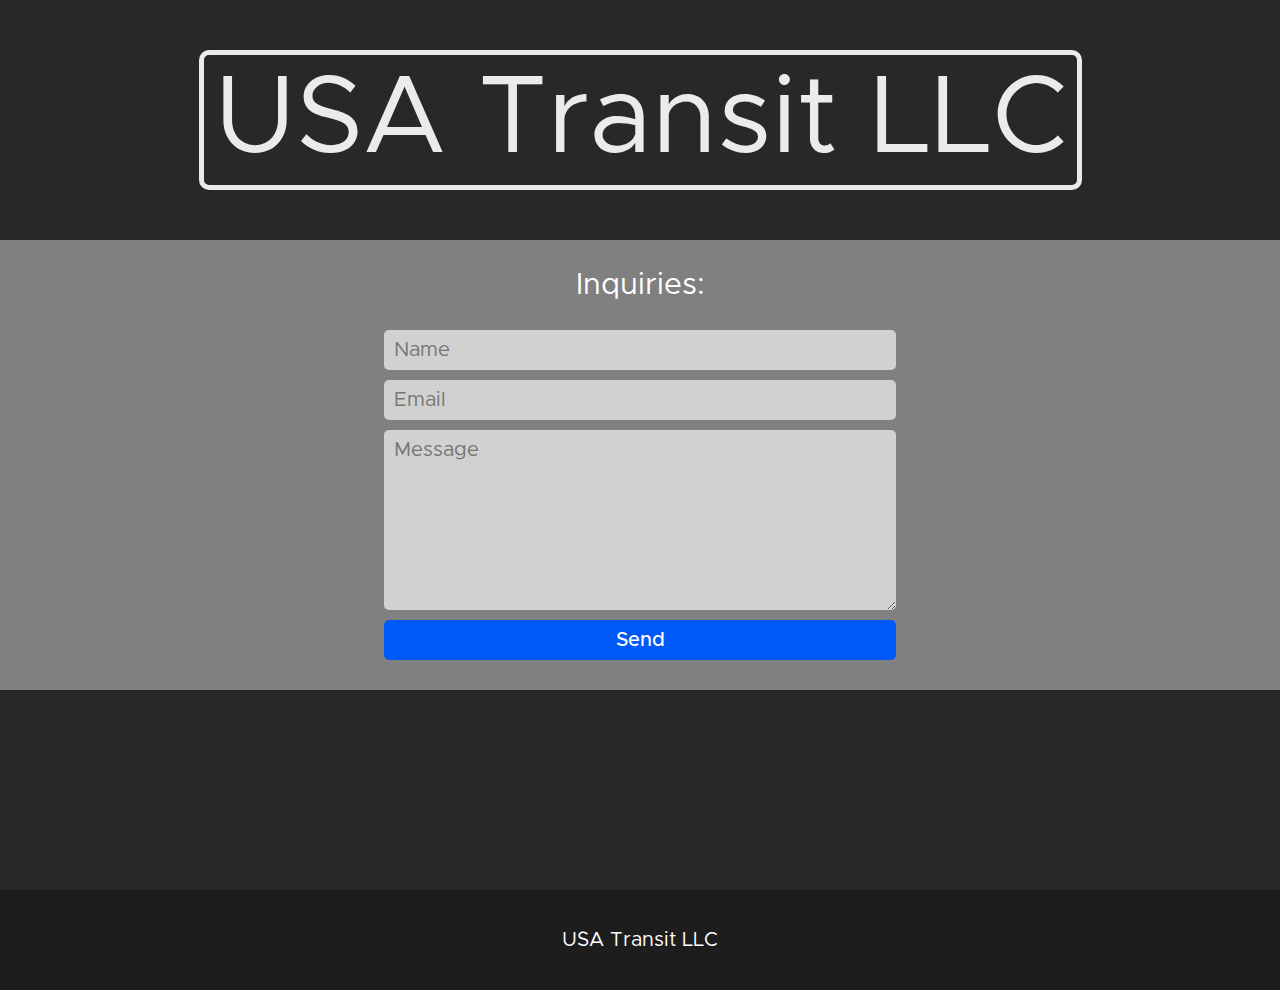
<file: index.html>
<!DOCTYPE html>
<html lang="en">
<head>
<title>USA Transit LLC</title>
<meta charset="utf-8" />
<meta name="viewport" content="width=device-width, initial-scale=1" />
<link rel="stylesheet" href="main.css" />
</head>

<body class="backcolor">

	<div class="wrapper">
		<div class="inner backcolor">
			<div class="flexcontainer center"><h1 class="textcolor borderbox">USA&nbsp;Transit&nbsp;LLC</h1></div>
		</div>
	</div>

	<div class="widesection">
		<div class="contactword">Inquiries:</div>
		<div class="contactform">
			<form action="https://api.web3forms.com/submit" method="POST">
				<div class="flexcontainer">
					<!-- Replace with your Access Key -->
					<input type="hidden" name="access_key" value="21371584-3aa6-446a-8b07-a23f1f2bc452">
					<!-- Form Inputs. Each input must have a name="" attribute -->
					<input type="text" name="name" placeholder="Name" required>
					<input type="email" name="email" placeholder="Email" required>
					<textarea name="message" placeholder="Message" rows="8" required></textarea>
					<!-- Honeypot Spam Protection -->
					<input type="checkbox" name="botcheck" class="hidden" style="display: none;">
					<!-- Custom Confirmation / Success Page -->
					<input type="hidden" name="redirect" value="https://usatransit.org/thanks.html">
					<button type="submit">Send</button>
				</div>
			</form>
		</div>
	</div>
	
<div class="footer"><div>USA Transit LLC</div></div>

</body>
</html>
</file>
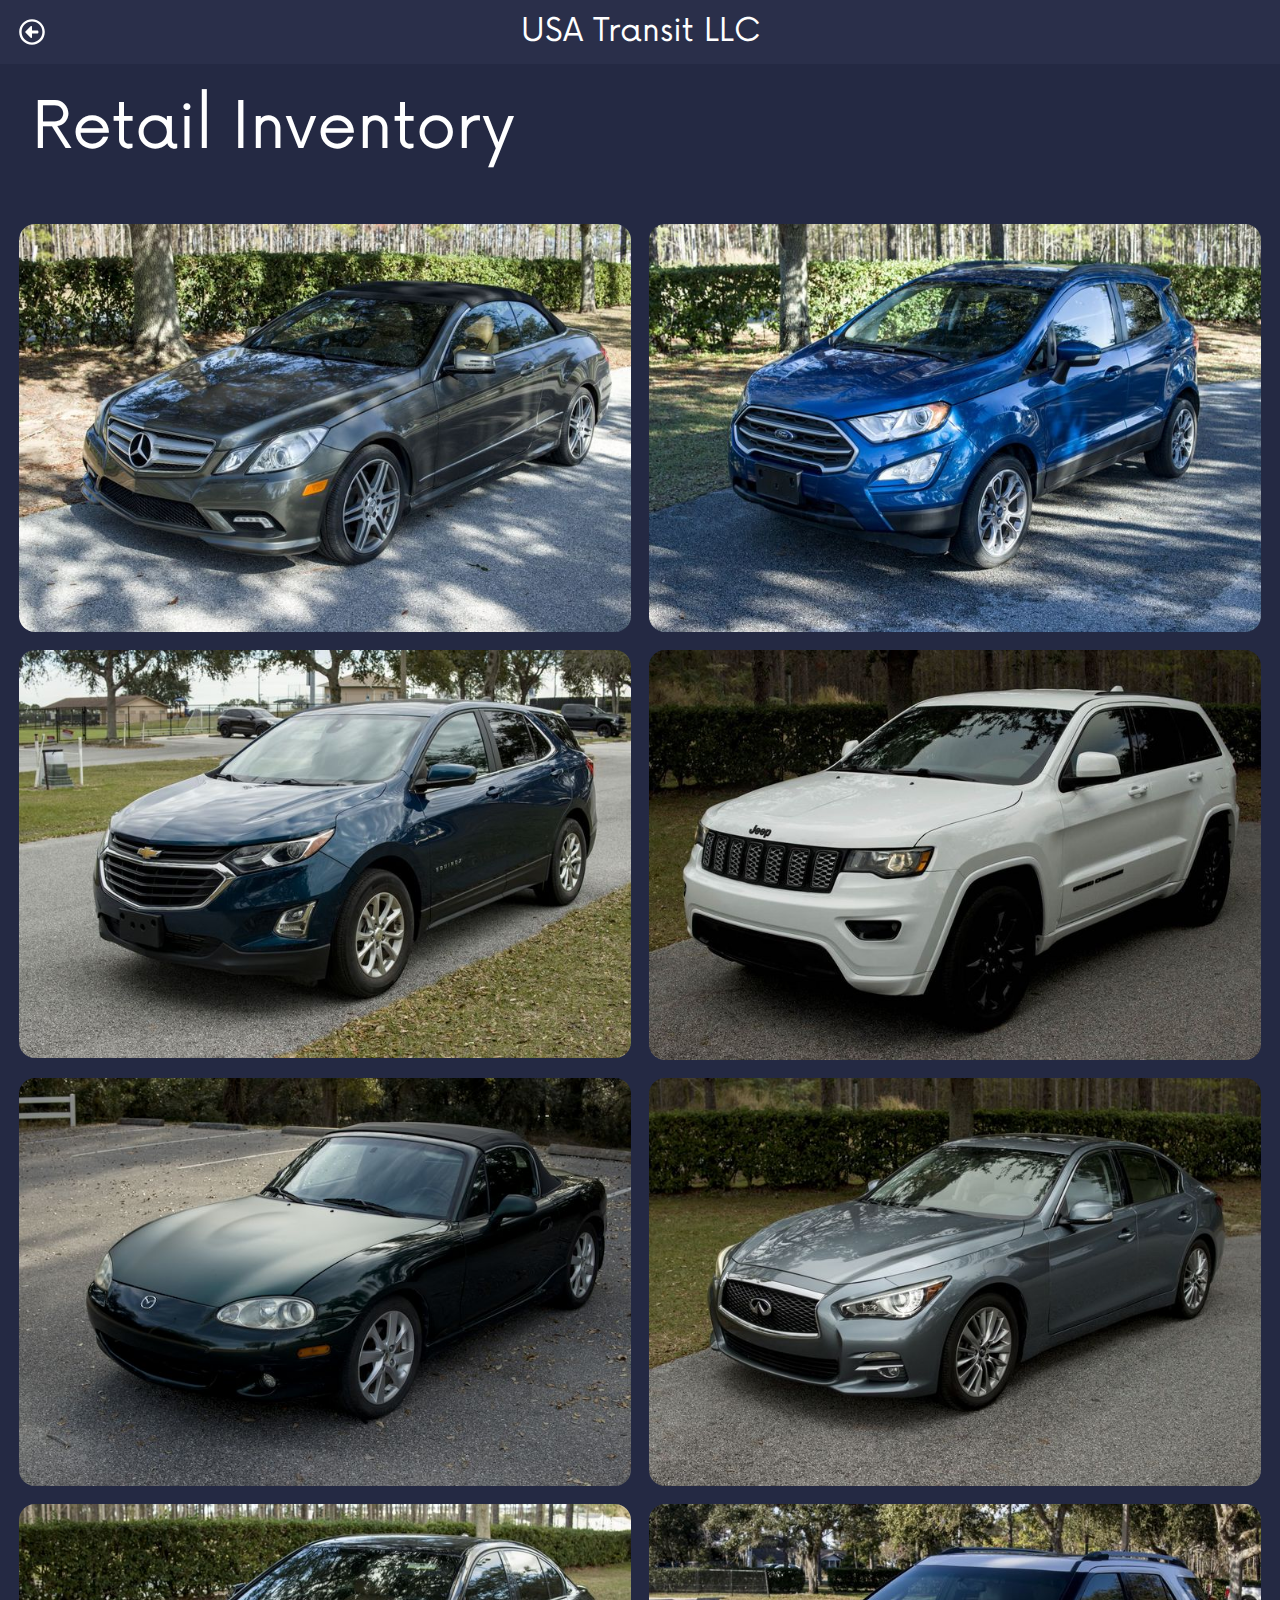
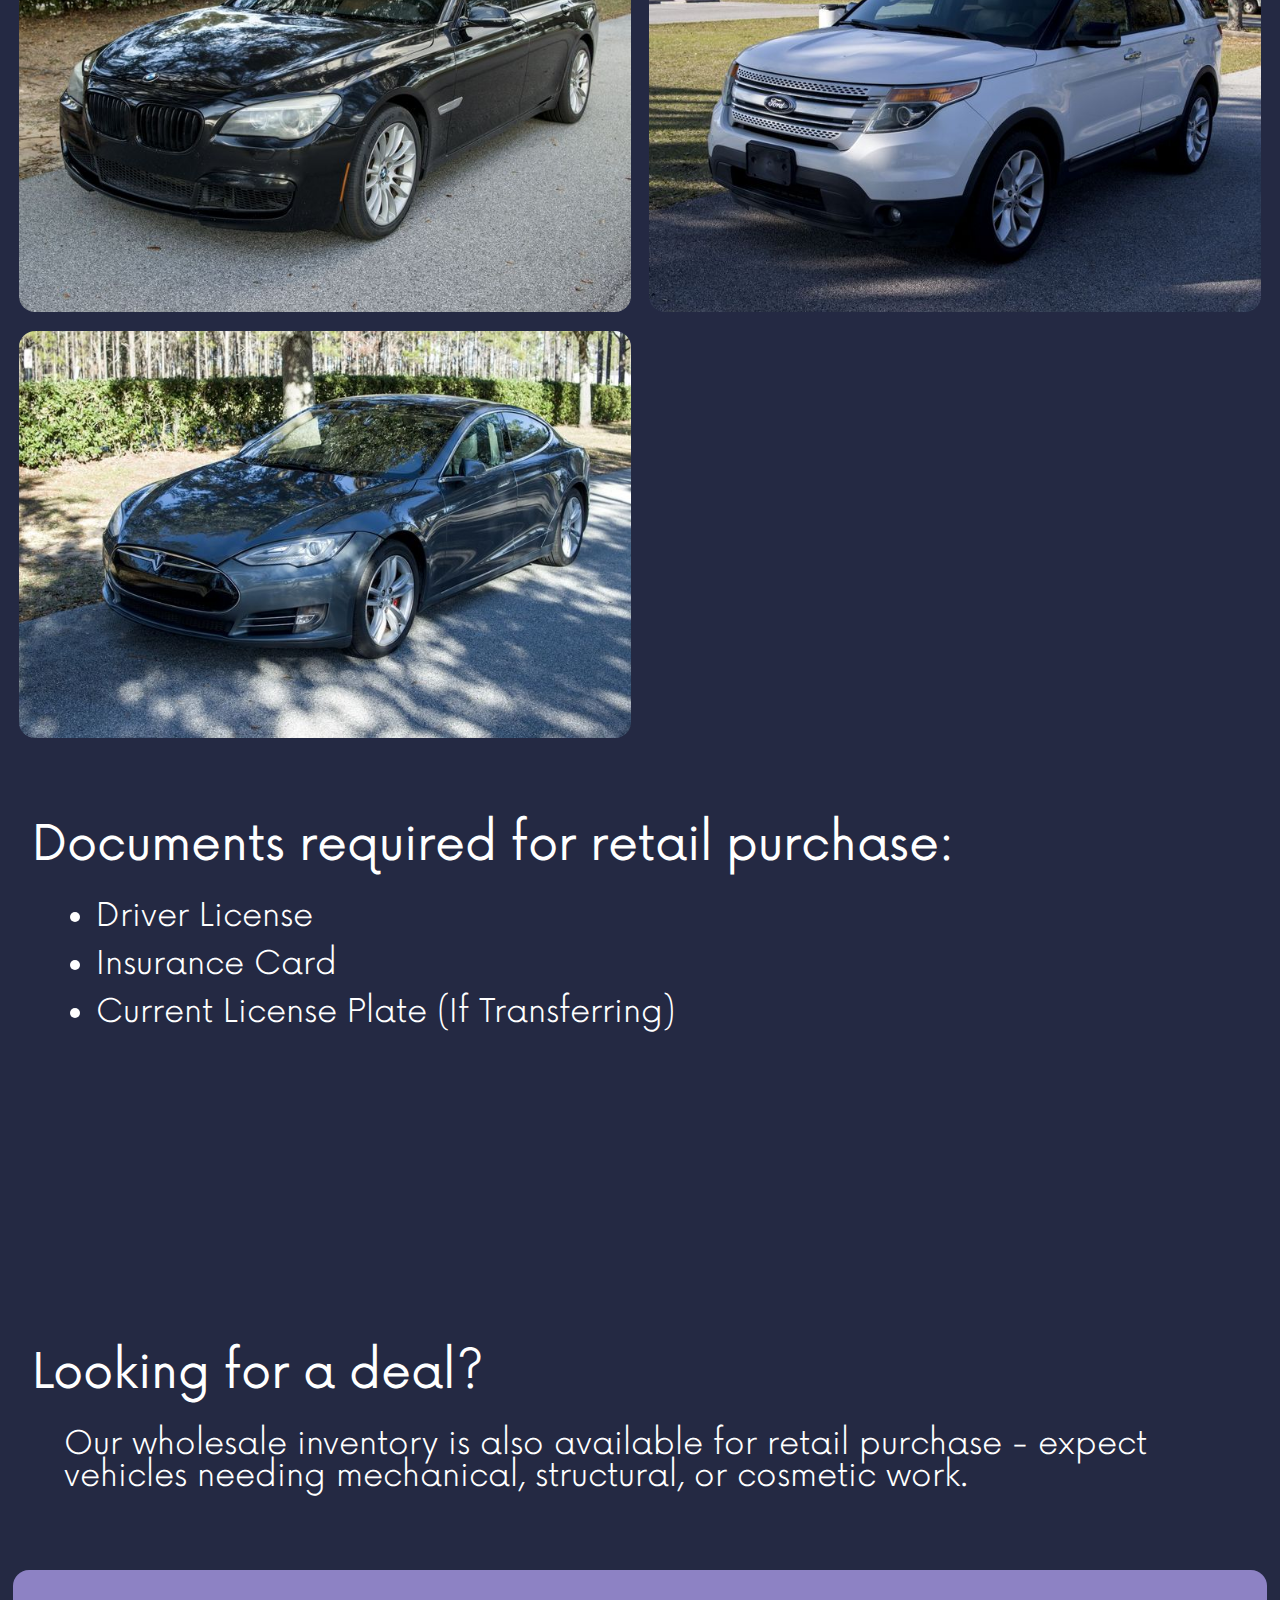
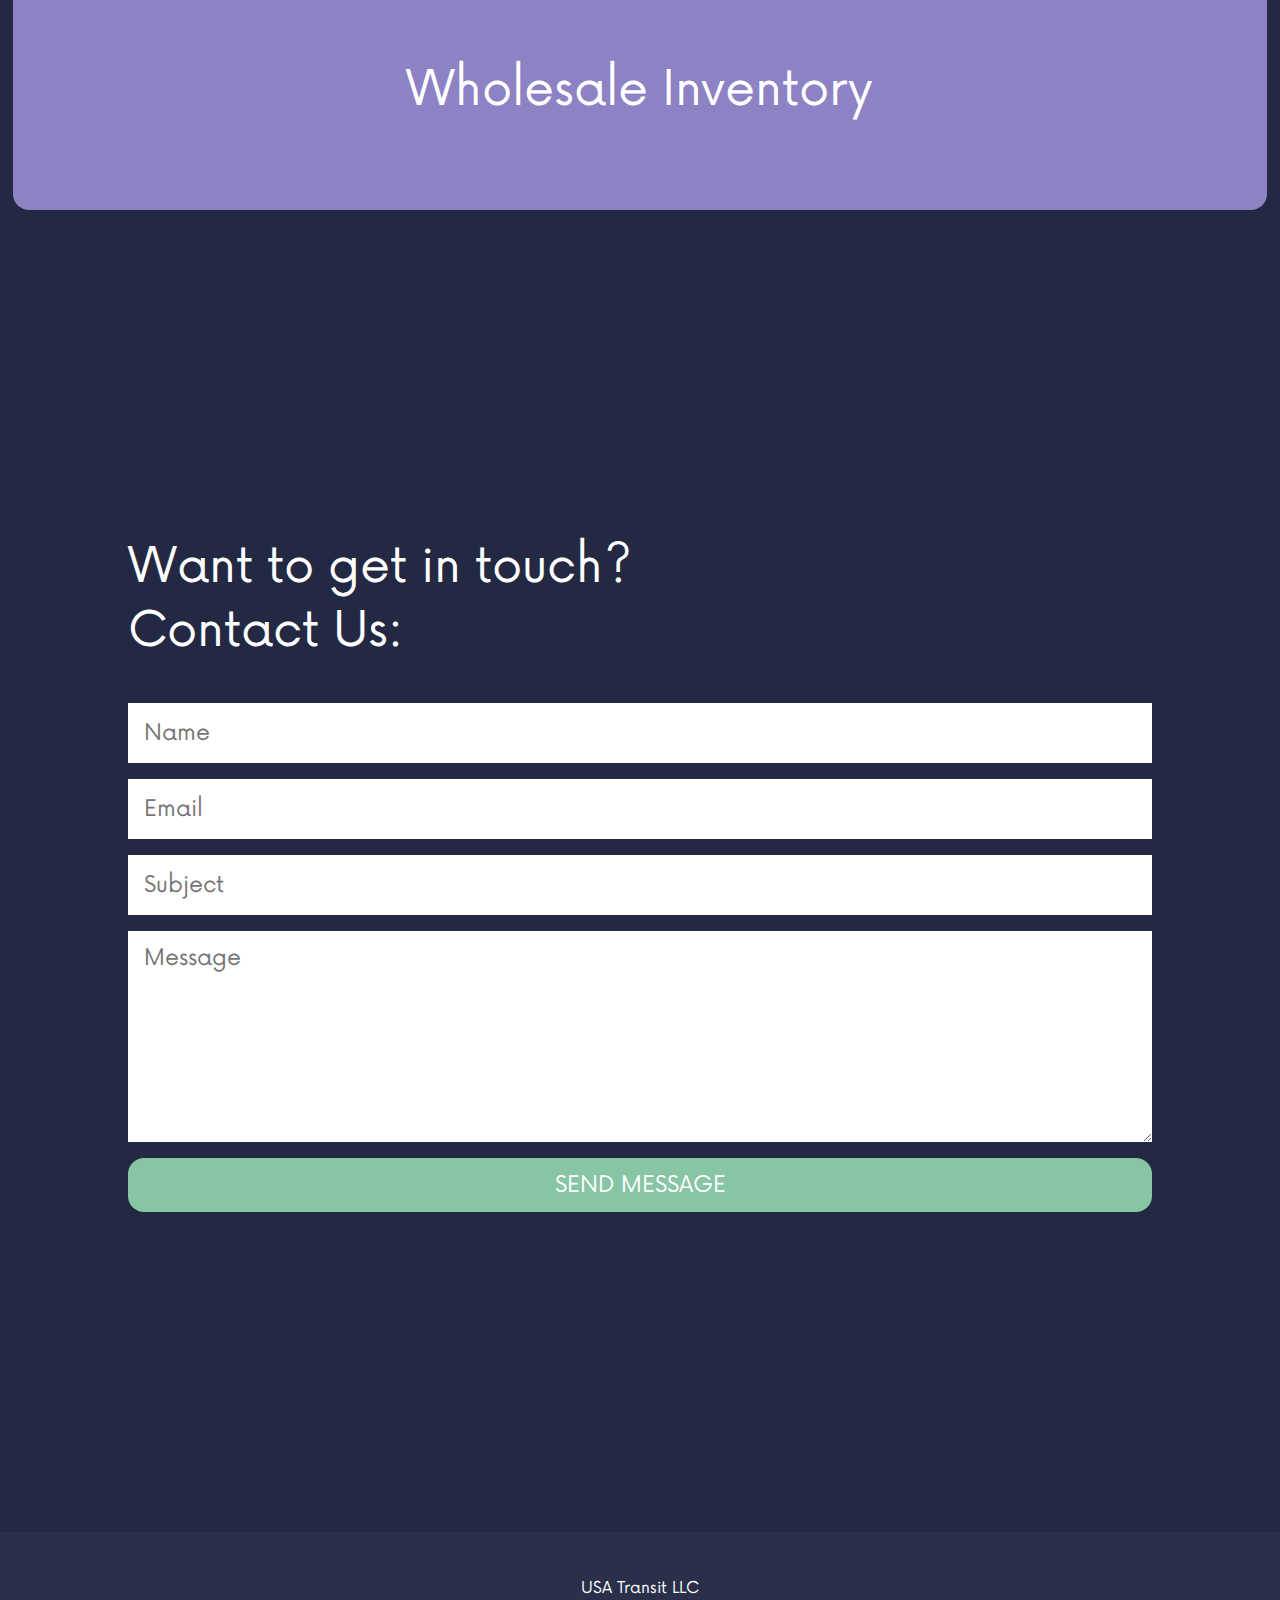
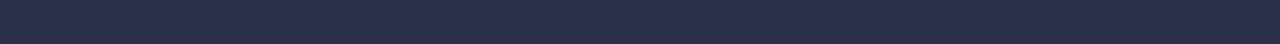
<file: inventory.html>
<!DOCTYPE html>
<html lang="en">

<head>
	<title lang="en">USA Transit LLC</title>
	<link href="favicon.ico" rel="icon" type="image/x-icon">
	<link href="favicon.ico" rel="icon" type="image/x-icon" media="(prefers-color-scheme: light)">
	<link href="favicon_white.ico" rel="icon" type="image/x-icon" media="(prefers-color-scheme: dark)">
	<meta charset="utf-8" />
	<meta name="viewport" content="width=device-width, initial-scale=1" />
	<link rel="stylesheet" href="css/main.css" />
</head>

<body>

<article id="nav">
	<div><div><a class="goback" href="https://www.usatransit.org/"><img src="images/circle-left-regular-full.svg"></a></div></div>
	<div><div><a class="homebutton" href="https://www.usatransit.org/">USA Transit LLC</a></div></div>
	<div><div></div></div>
</article>

<article id="inventoryheading">
	<h1>Retail Inventory</h1>
</article>

<article id="inventoryphotos">
	<div class="photoflexcontainer">
		<a href="pages/045284.html"><img src="vehicles/045284/045284_thumb.jpg"></a>
		<a href="pages/321120.html"><img src="vehicles/321120/321120_thumb.jpg"></a>
		<a href="pages/378169.html"><img src="vehicles/378169/378169_thumb.jpg"></a>
		<a href="pages/380345.html"><img src="vehicles/380345/380345_thumb.jpg"></a>
		<a href="pages/407536.html"><img src="vehicles/407536/407536_THUMB.jpg"></a>
		<a href="pages/512847.html"><img src="vehicles/512847/512847_thumb.jpg"></a>
		<a href="pages/995130.html"><img src="vehicles/995130/995130_thumb.jpg"></a>
		<a href="pages/B25557.html"><img src="vehicles/B25557/B25557_thumb.jpg"></a>
		<a href="pages/P48704.html"><img src="vehicles/P48704/P48704_thumb.jpg"></a>
	</div>
</article>

<article id="retailinfo">
	<h3>Documents required for retail purchase:</h3>
	<ul class="documentlist">
		<li>Driver License</li>
		<li>Insurance Card</li>
		<li>Current License Plate (If Transferring)</li>
	</ul>
</article>

<article id="inventorysnippet">
	<h3>Looking for a deal?</h3>
	<h5>Our wholesale inventory is also available for retail purchase - expect vehicles needing mechanical, structural, or cosmetic work.</h5>
	<div class="bigbuttonscontainer">
		<a class="wholesale" href="wholesale.html">Wholesale Inventory</a>
	</div>
</article>


<article class="contactform" id="contact">
	<h3>Want to get in touch?</h3>
	<h3>Contact Us:</h3>
	<form action="https://api.web3forms.com/submit" method="POST">
		<div class="contactflexcontainer">
			<!-- Replace with your Access Key -->
			<input type="hidden" name="access_key" value="21371584-3aa6-446a-8b07-a23f1f2bc452">
			<!-- Form Inputs. Each input must have a name="" attribute -->
			<input type="text" name="name" placeholder="Name" required>
			<input type="email" name="email" placeholder="Email" required>
			<input type="subject" name="subject" placeholder="Subject" required>
			<textarea name="message" placeholder="Message" rows="8" required></textarea>
			<!-- Honeypot Spam Protection -->
			<input type="checkbox" name="botcheck" class="hidden" style="display: none;">
			<!-- Custom Confirmation / Success Page -->
			<input type="hidden" name="redirect" value="https://usatransit.org/thanks.html">
			<button type="submit">SEND MESSAGE</button>
		</div>
	</form>
</article>

<article id="footer">
	<div class="footer">USA Transit LLC</div>
</article>

</body>
</html>
</file>
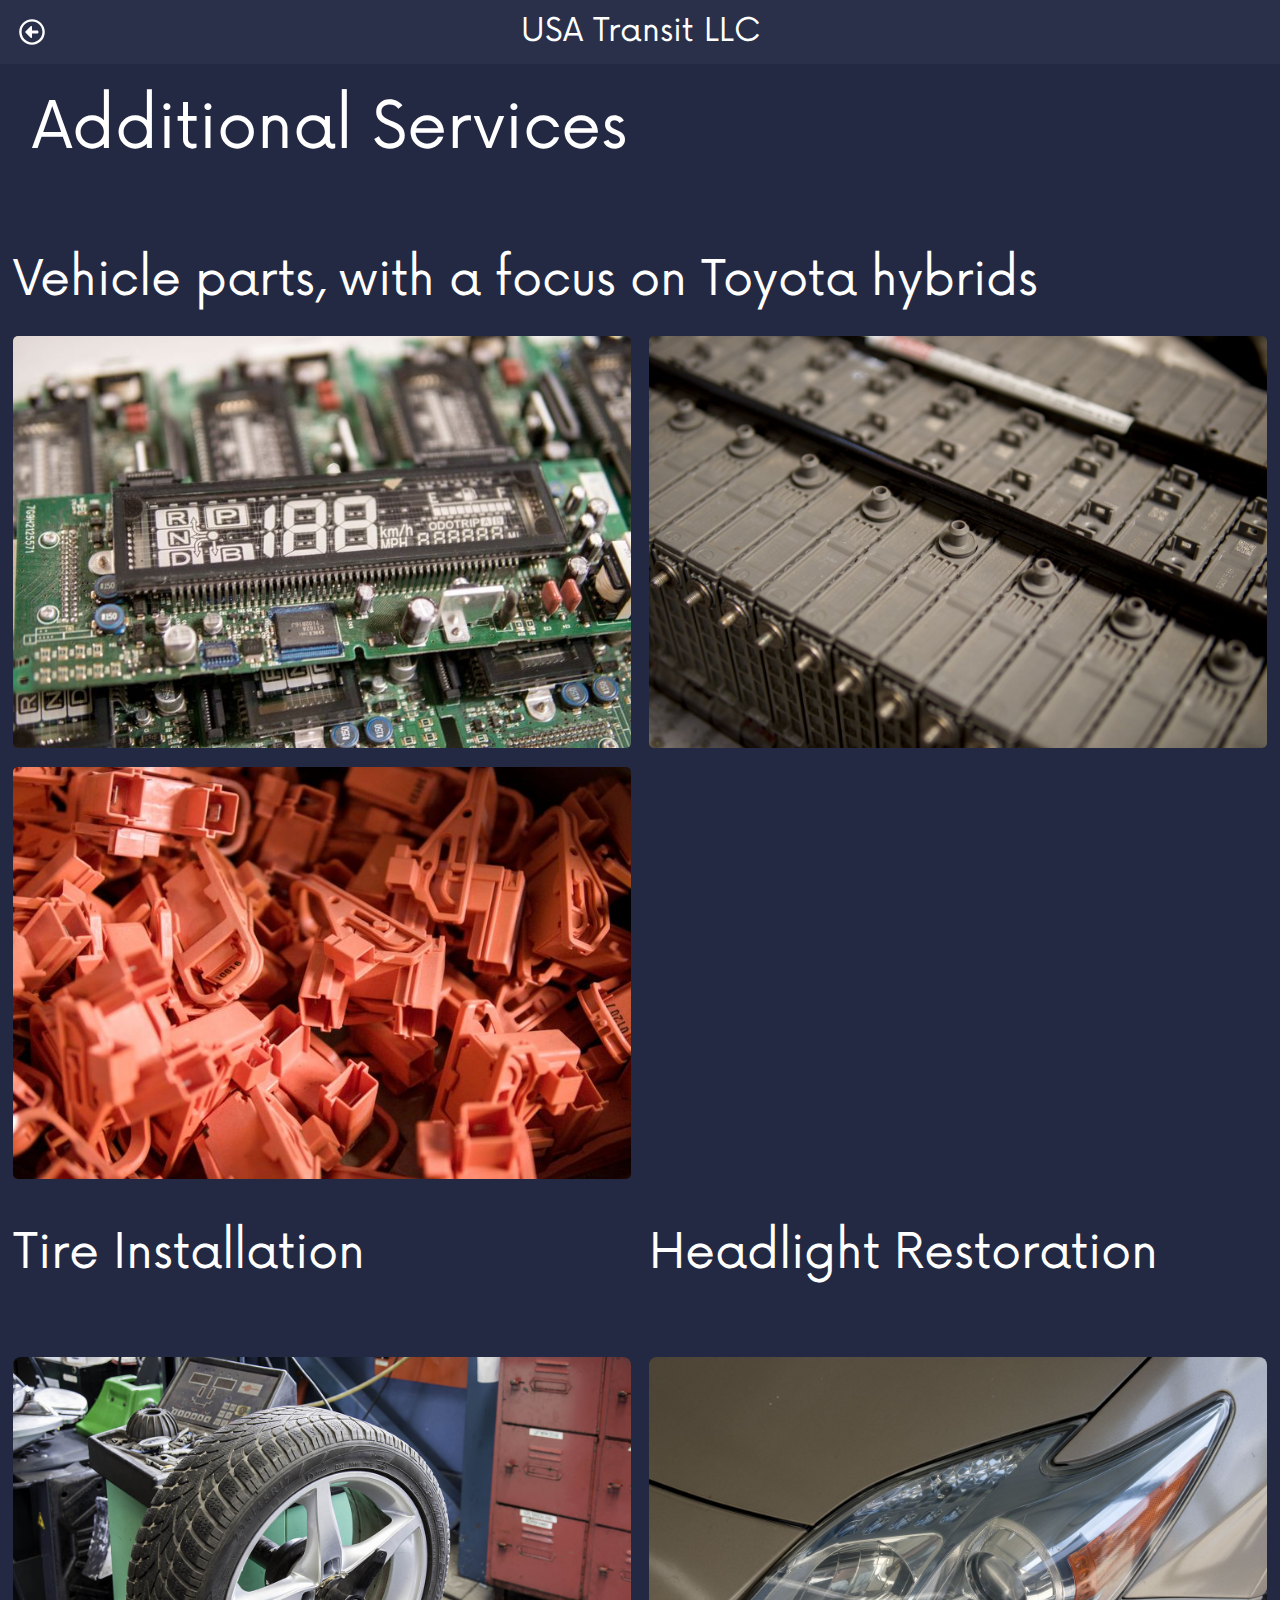
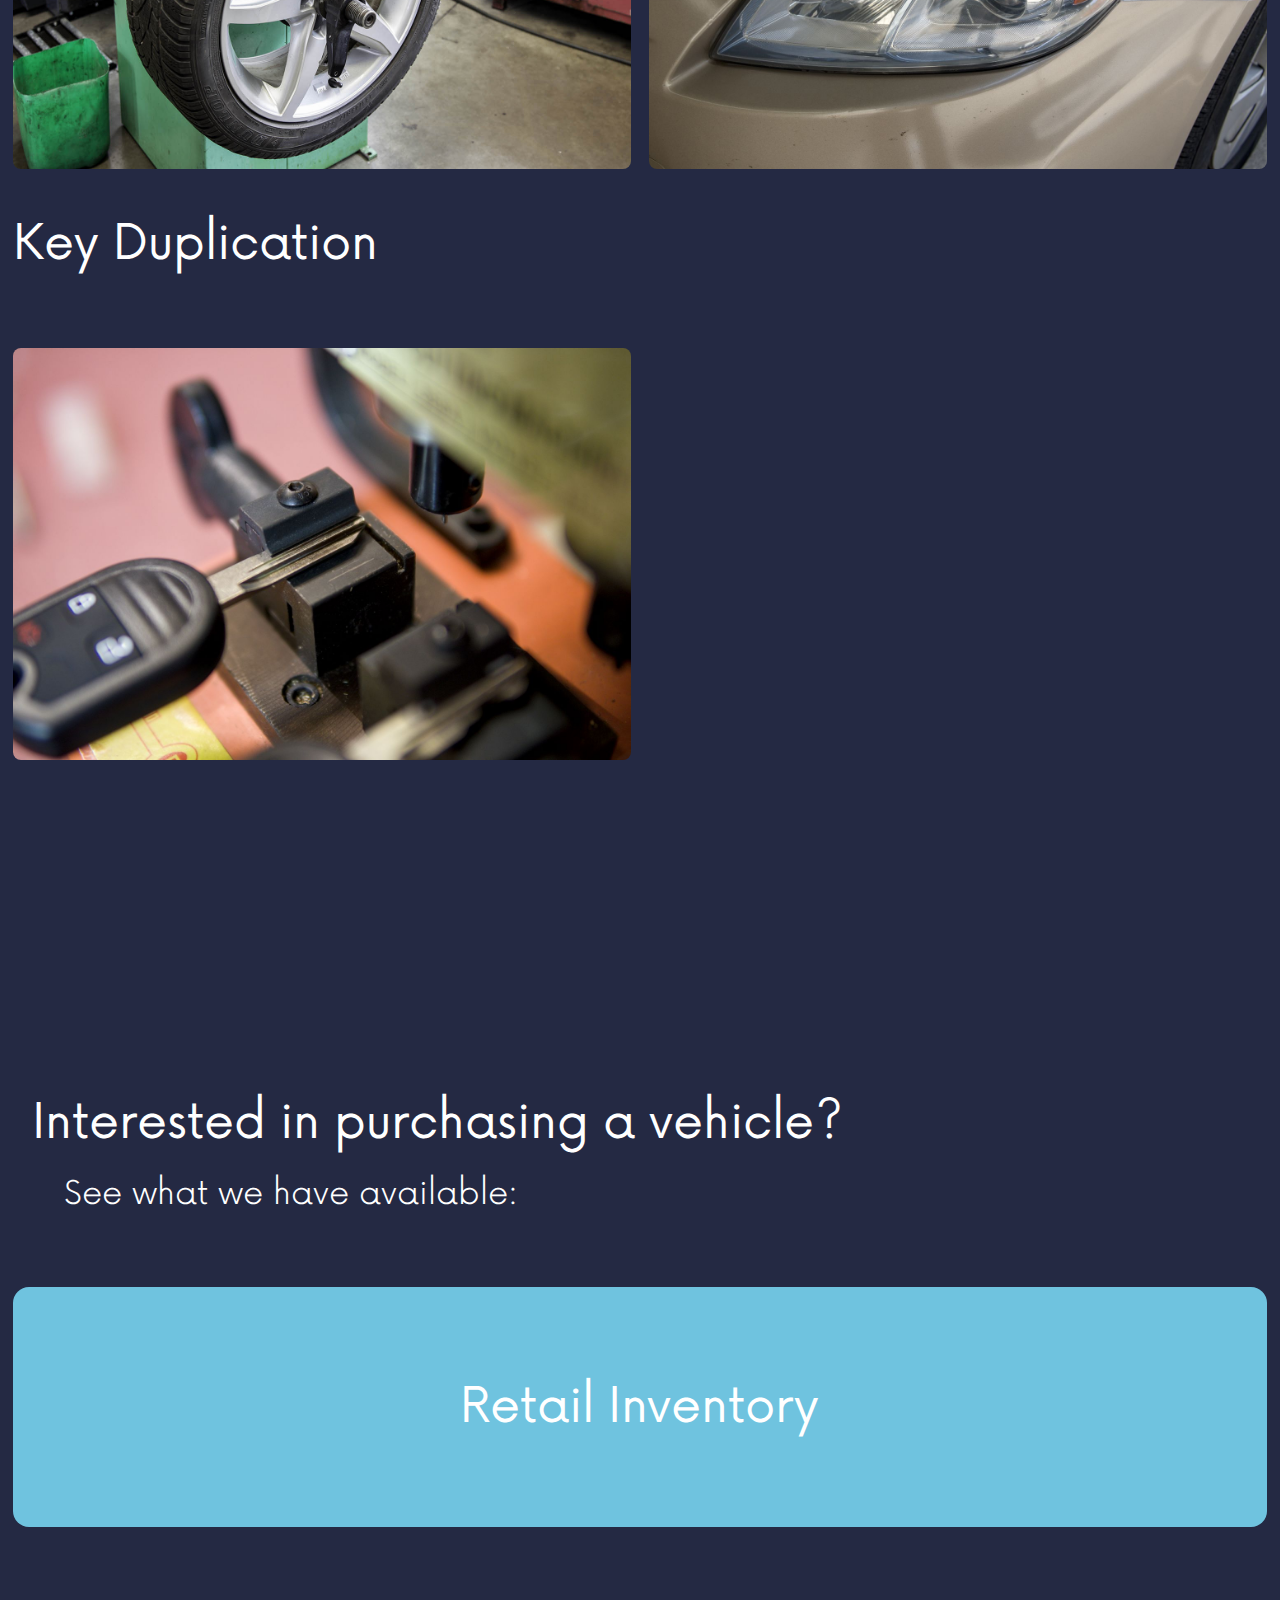
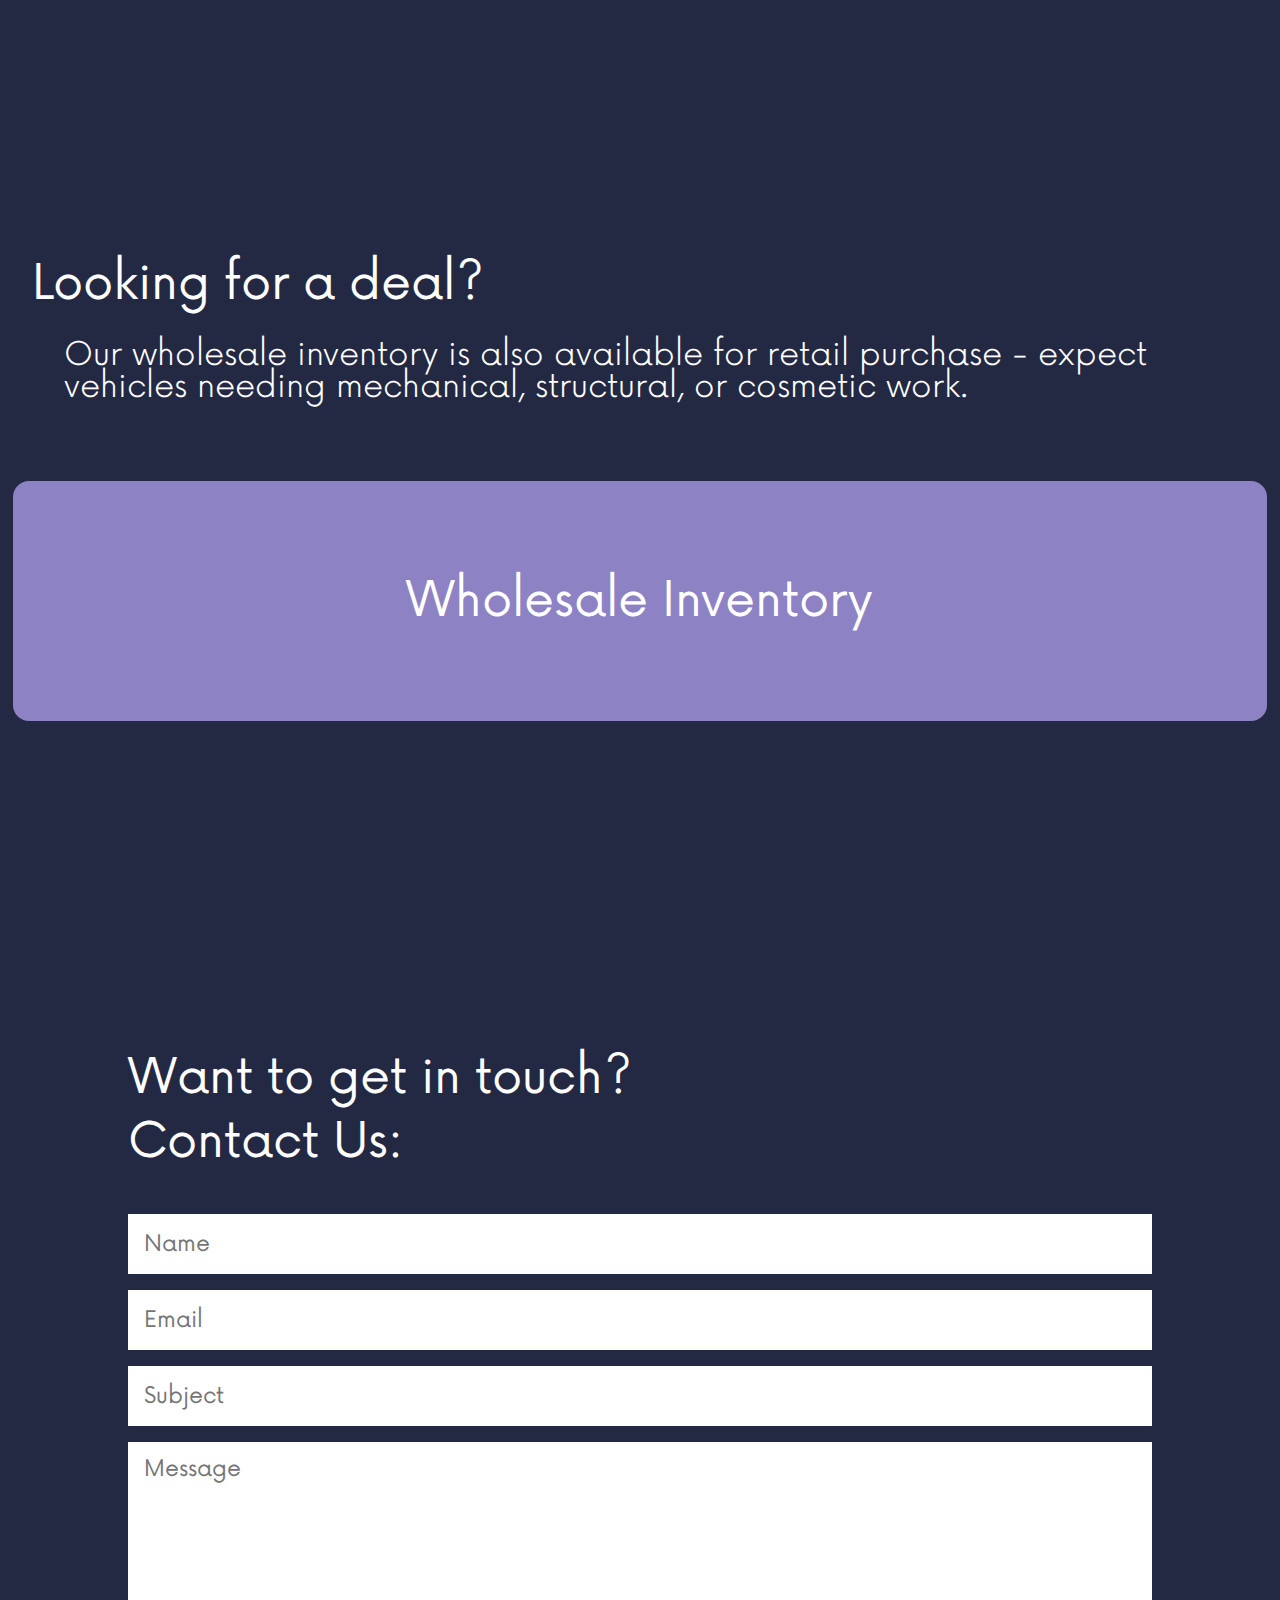
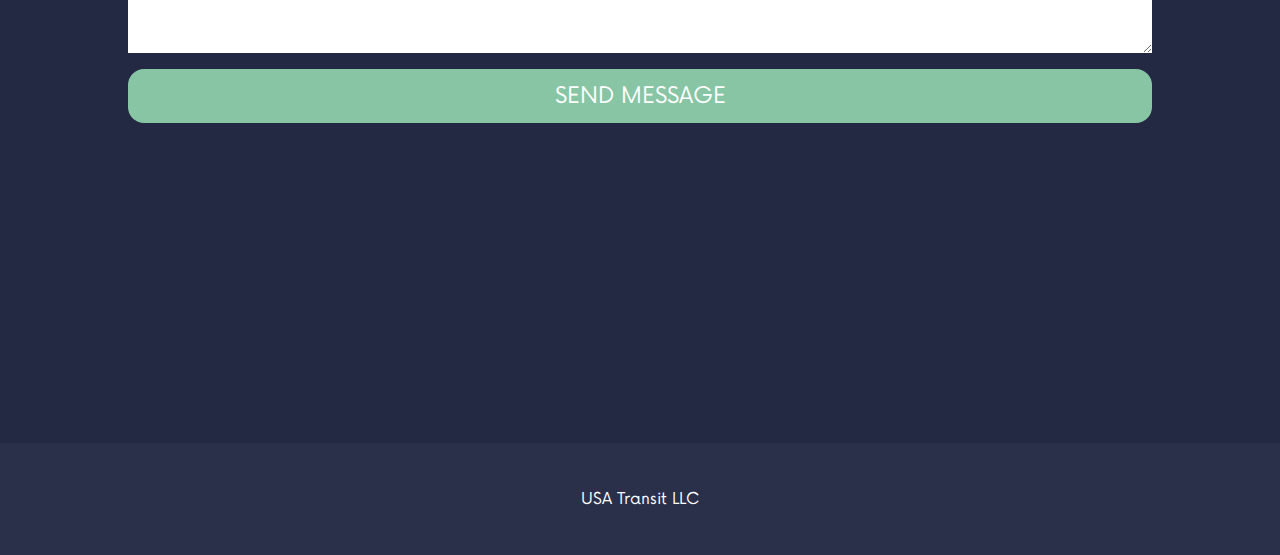
<file: services.html>
<!DOCTYPE html>
<html lang="en">

<head>
	<title lang="en">USA Transit LLC</title>
	<link href="favicon.ico" rel="icon" type="image/x-icon">
	<link href="favicon.ico" rel="icon" type="image/x-icon" media="(prefers-color-scheme: light)">
	<link href="favicon_white.ico" rel="icon" type="image/x-icon" media="(prefers-color-scheme: dark)">
	<meta charset="utf-8" />
	<meta name="viewport" content="width=device-width, initial-scale=1" />
	<link rel="stylesheet" href="css/main.css" />
</head>

<body>

<article id="nav">
	<div><div><a class="goback" href="https://www.usatransit.org/"><img src="images/circle-left-regular-full.svg"></a></div></div>
	<div><div><a class="homebutton" href="https://www.usatransit.org/">USA Transit LLC</a></div></div>
	<div><div></div></div>
</article>

<article id="inventoryheading">
	<h1>Additional Services</h1>
</article>

<article id="servicesinfo">
	<div class="photoflexcontainer">
		<h3>Vehicle parts, with a focus on Toyota hybrids</h3>
		<img src="images/Services/IMG_9010.jpg">
		<img src="images/Services/IMG_9000.jpg">
		<img src="images/Services/IMG_9005.jpg">
		<div class="emptyspacer"></div>
		<div><h3>Tire Installation</h3><img src="images/Services/IMG_9025.jpg"></div>
		<div><h3>Headlight Restoration</h3><img src="images/Services/IMG_9020.jpg"></div>
		<div><h3>Key Duplication</h3><img src="images/Services/IMG_9015.jpg"></div>
	</div>
</article>

<article id="inventorysnippet">
	<h3>Interested in purchasing a vehicle?</h3>
	<h5>See what we have available:</h5>
	<div class="bigbuttonscontainer">
		<a class="retail" href="inventory.html">Retail Inventory</a>
	</div>
	<h3>Looking for a deal?</h3>
	<h5>Our wholesale inventory is also available for retail purchase - expect vehicles needing mechanical, structural, or cosmetic work.</h5>
	<div class="bigbuttonscontainer">
		<a class="wholesale" href="wholesale.html">Wholesale Inventory</a>
	</div>
</article>


<article class="contactform" id="contact">
	<h3>Want to get in touch?</h3>
	<h3>Contact Us:</h3>
	<form action="https://api.web3forms.com/submit" method="POST">
		<div class="contactflexcontainer">
			<!-- Replace with your Access Key -->
			<input type="hidden" name="access_key" value="21371584-3aa6-446a-8b07-a23f1f2bc452">
			<!-- Form Inputs. Each input must have a name="" attribute -->
			<input type="text" name="name" placeholder="Name" required>
			<input type="email" name="email" placeholder="Email" required>
			<input type="subject" name="subject" placeholder="Subject" required>
			<textarea name="message" placeholder="Message" rows="8" required></textarea>
			<!-- Honeypot Spam Protection -->
			<input type="checkbox" name="botcheck" class="hidden" style="display: none;">
			<!-- Custom Confirmation / Success Page -->
			<input type="hidden" name="redirect" value="https://usatransit.org/thanks.html">
			<button type="submit">SEND MESSAGE</button>
		</div>
	</form>
</article>

<article id="footer">
	<div class="footer">USA Transit LLC</div>
</article>

</body>
</html>
</file>
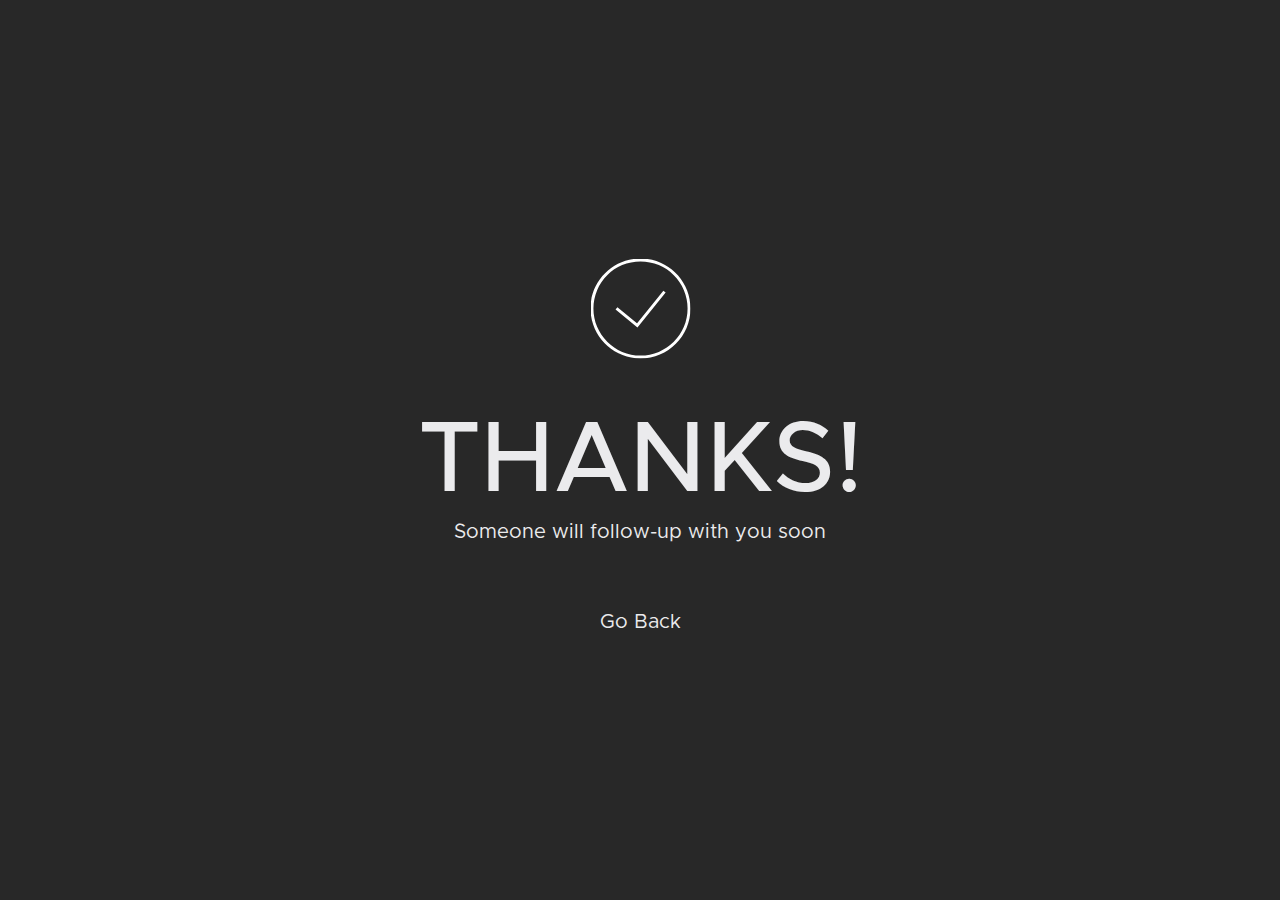
<file: thanks.html>
<!DOCTYPE html>
<html>
	<head>
		<title>Thanks!</title>
		<meta charset="utf-8" />
		<link rel="stylesheet" href="main.css" />
		<style>
		body {
			background-color: #282828;
			color: #ebebed;
			text-align: center;
		}

		a {
			text-decoration: none;
			color: #ebebed;
		}

		a:hover {
			text-decoration: underline;
		}

		h2 {
			font-family: Metropolis;
			font-size: 10rem;
			font-weight: 500;
			text-transform: uppercase;
			padding: 0;
			margin: 0;
		}
		
		img {
			max-height: 100px;
			width: auto;
			margin: 0 0 5rem 0;
			padding: 0;
		}
		
		p:last-child {
			margin: 5rem 0 0 0;
		}

		.pagecentered {
			margin: 0;
			position: absolute;
			top: 50%;
			left: 50%;
			-ms-transform: translate(-50%, -50%);
			transform: translate(-50%, -50%);
		}
		</style>
	</head>
	
	<body>
	
		<div class="pagecentered">
			<img src="checkmark.svg">
			<h2>Thanks!</h2>
			<p>Someone will follow-up with you soon</p>
			<p><a href="https://www.usatransit.org">Go Back</a></p>
		</div>
		
	</body>
	
</html>
</file>
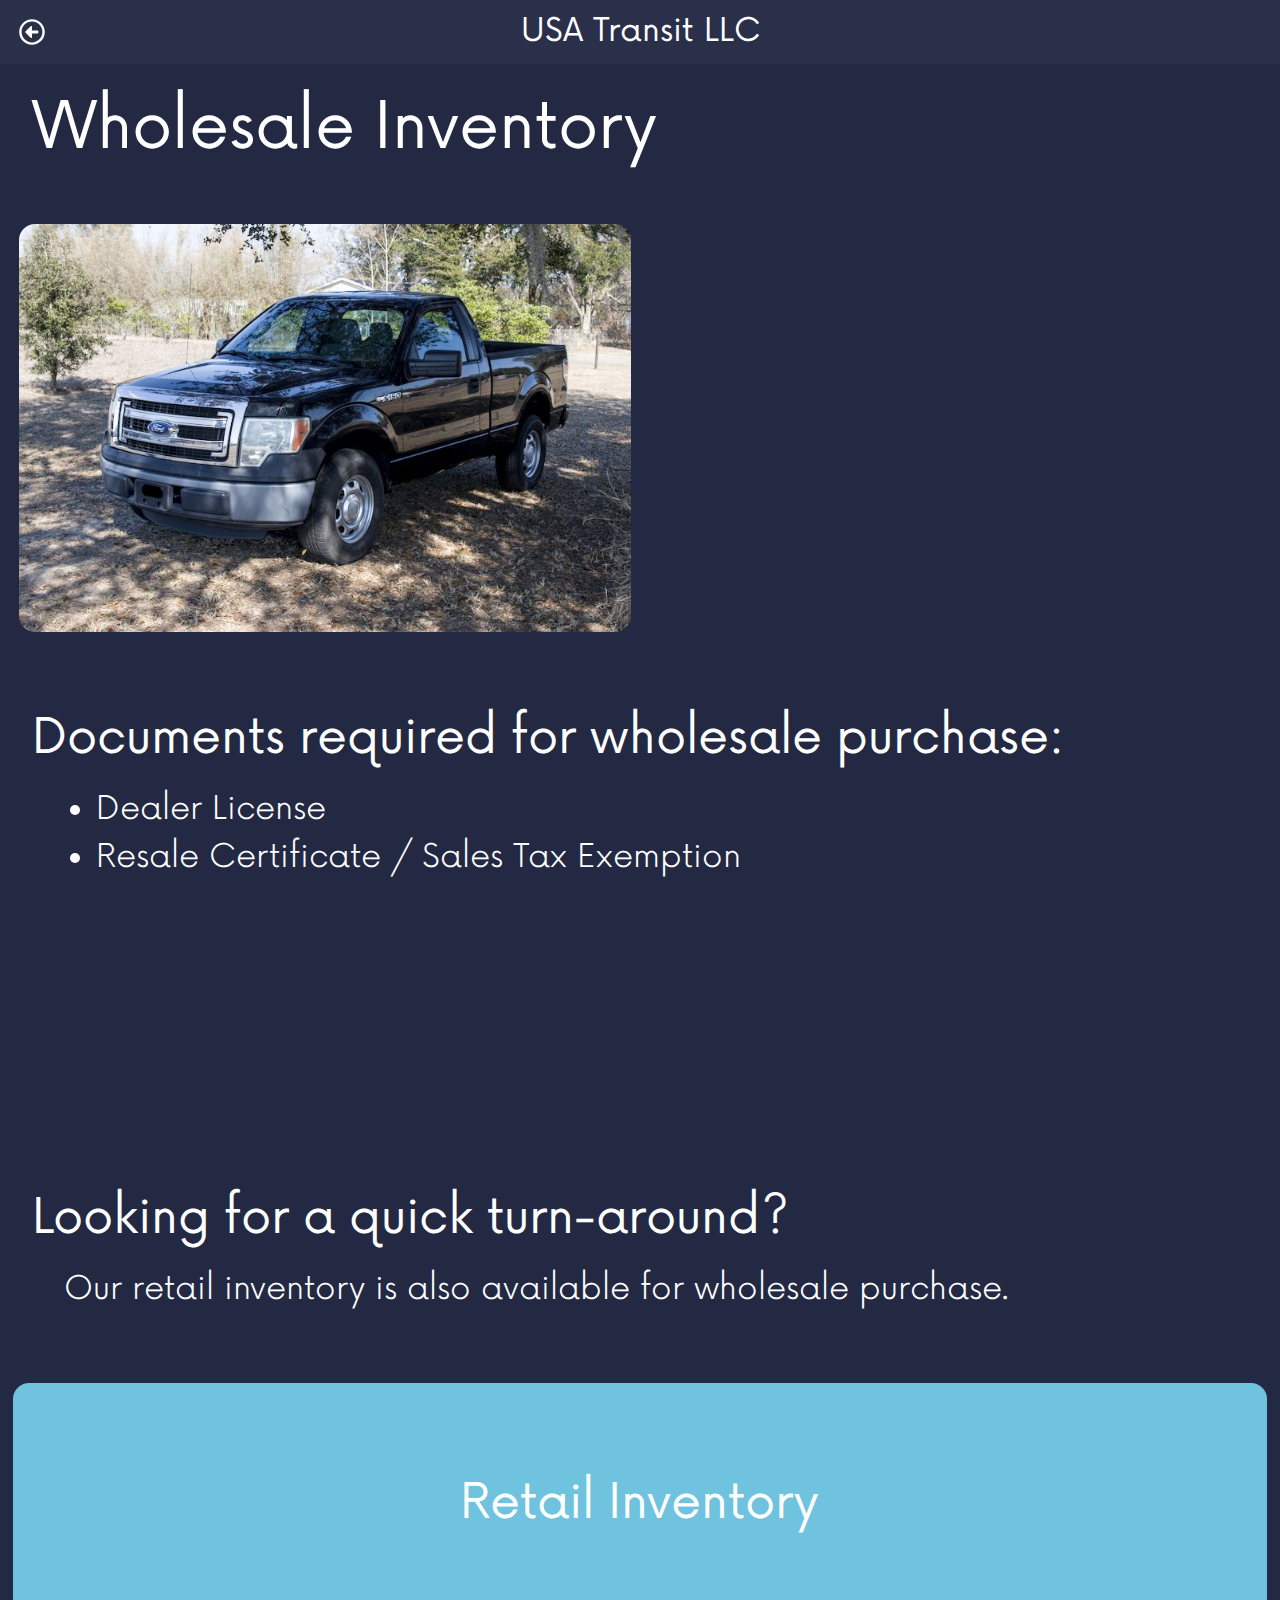
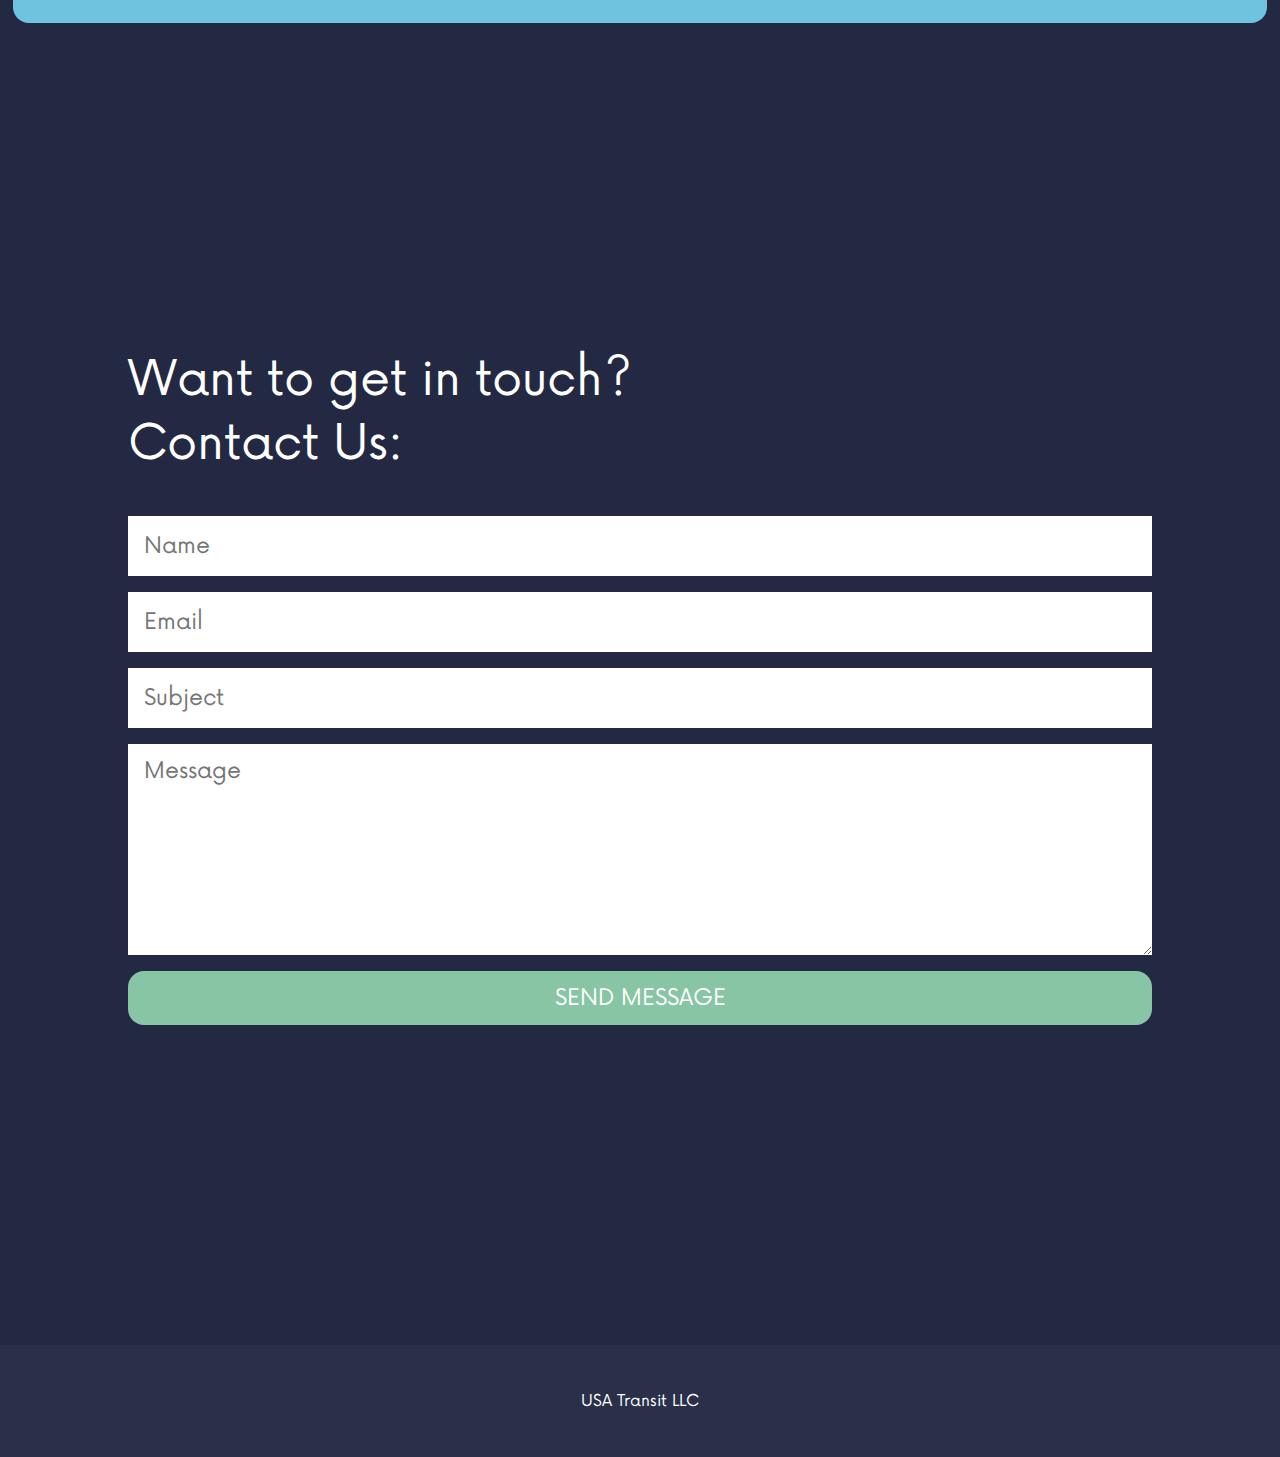
<file: wholesale.html>
<!DOCTYPE html>
<html lang="en">

<head>
	<title lang="en">USA Transit LLC</title>
	<link href="favicon.ico" rel="icon" type="image/x-icon">
	<link href="favicon.ico" rel="icon" type="image/x-icon" media="(prefers-color-scheme: light)">
	<link href="favicon_white.ico" rel="icon" type="image/x-icon" media="(prefers-color-scheme: dark)">
	<meta charset="utf-8" />
	<meta name="viewport" content="width=device-width, initial-scale=1" />
	<link rel="stylesheet" href="css/main.css" />
</head>

<body>

<article id="nav">
	<div><div><a class="goback" href="https://www.usatransit.org/"><img src="images/circle-left-regular-full.svg"></a></div></div>
	<div><div><a class="homebutton" href="https://www.usatransit.org/">USA Transit LLC</a></div></div>
	<div><div></div></div>
</article>

<article id="inventoryheading">
	<h1>Wholesale Inventory</h1>
</article>

<article id="inventoryphotos">
	<div class="photoflexcontainer">
		<a href="pages/E09796.html"><img src="vehicles/E09796/E09796_THUMB.jpg"></a>
	</div>
</article>

<article id="wholesaleinfo">
	<h3>Documents required for wholesale purchase:</h3>
	<ul class="documentlist">
		<li>Dealer License</li>
		<li>Resale Certificate / Sales Tax Exemption</li>
	</ul>
</article>

<article id="inventorysnippet">
	<h3>Looking for a quick turn-around?</h3>
	<h5>Our retail inventory is also available for wholesale purchase.</h5>
	<div class="bigbuttonscontainer">
		<a class="retail" href="inventory.html">Retail Inventory</a>
	</div>
</article>


<article class="contactform" id="contact">
	<h3>Want to get in touch?</h3>
	<h3>Contact Us:</h3>
	<form action="https://api.web3forms.com/submit" method="POST">
		<div class="contactflexcontainer">
			<!-- Replace with your Access Key -->
			<input type="hidden" name="access_key" value="21371584-3aa6-446a-8b07-a23f1f2bc452">
			<!-- Form Inputs. Each input must have a name="" attribute -->
			<input type="text" name="name" placeholder="Name" required>
			<input type="email" name="email" placeholder="Email" required>
			<input type="subject" name="subject" placeholder="Subject" required>
			<textarea name="message" placeholder="Message" rows="8" required></textarea>
			<!-- Honeypot Spam Protection -->
			<input type="checkbox" name="botcheck" class="hidden" style="display: none;">
			<!-- Custom Confirmation / Success Page -->
			<input type="hidden" name="redirect" value="https://usatransit.org/thanks.html">
			<button type="submit">SEND MESSAGE</button>
		</div>
	</form>
</article>

<article id="footer">
	<div class="footer">USA Transit LLC</div>
</article>

</body>
</html>
</file>
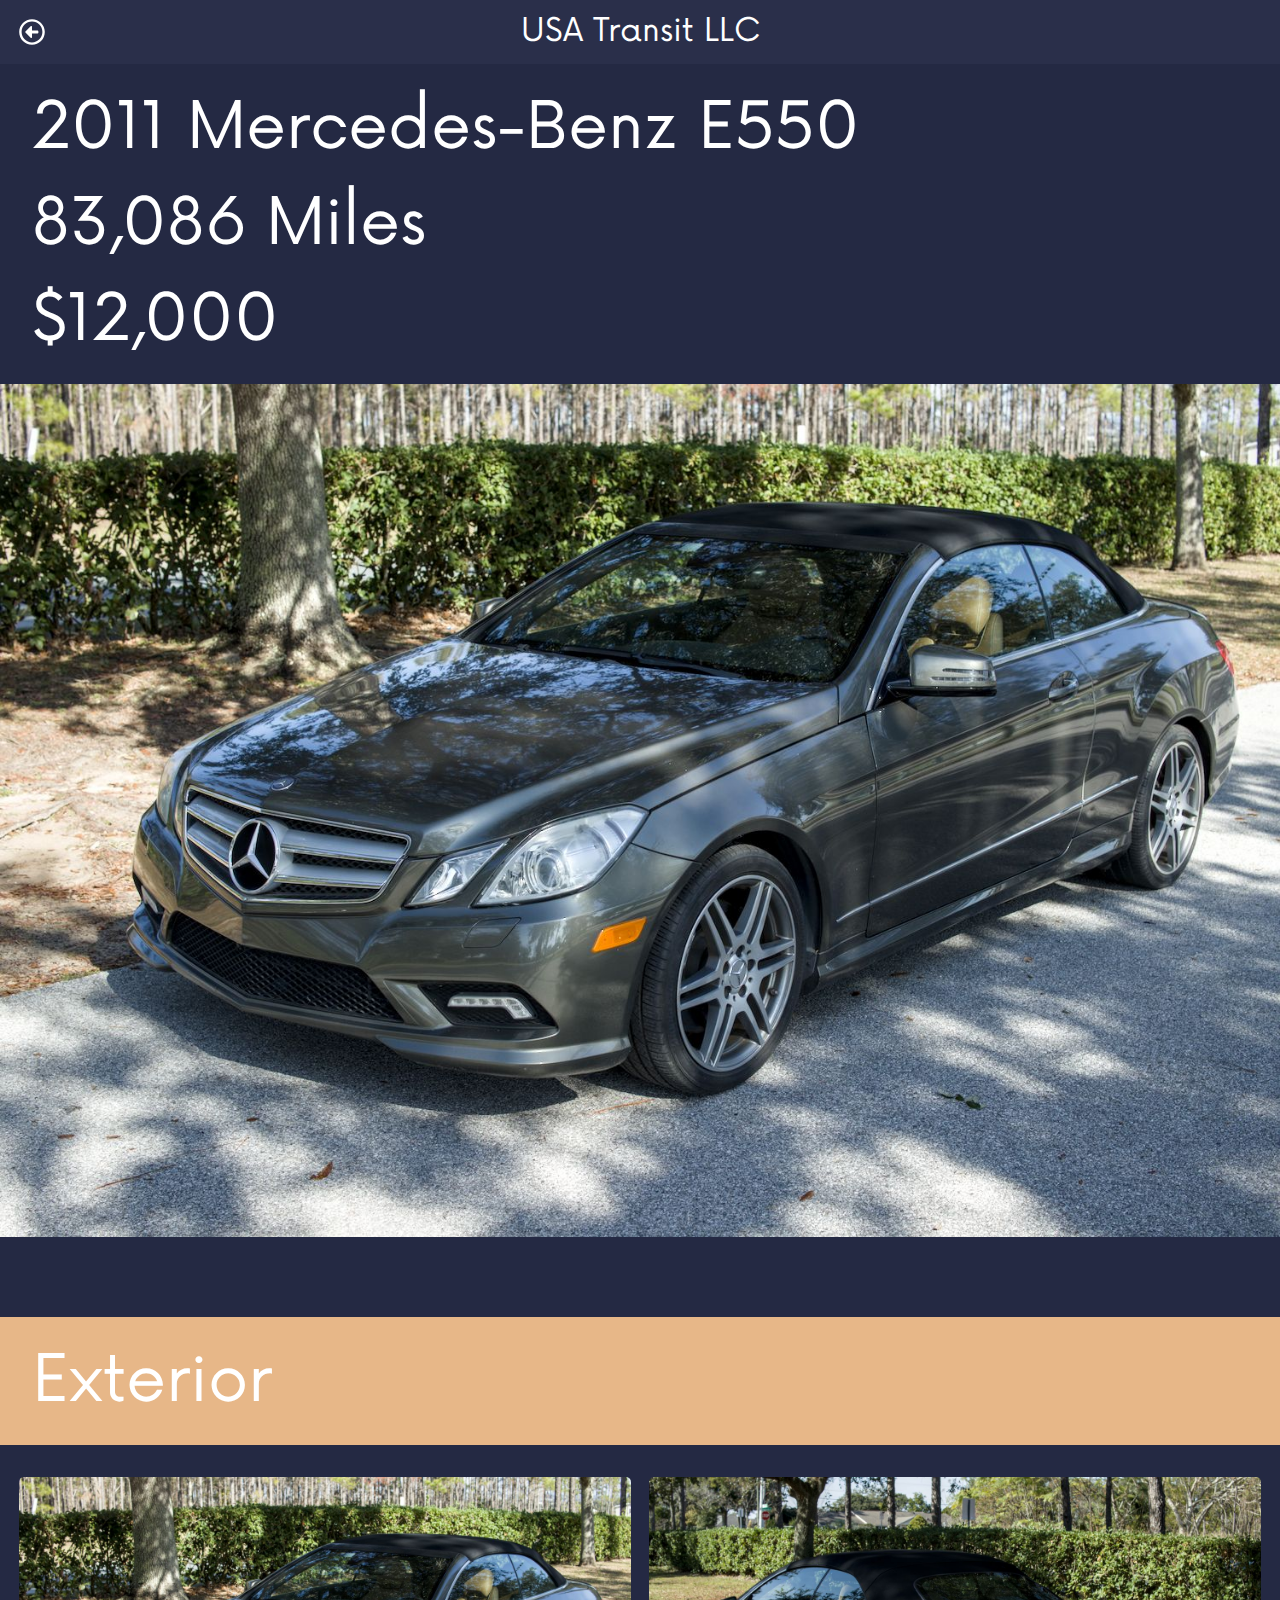
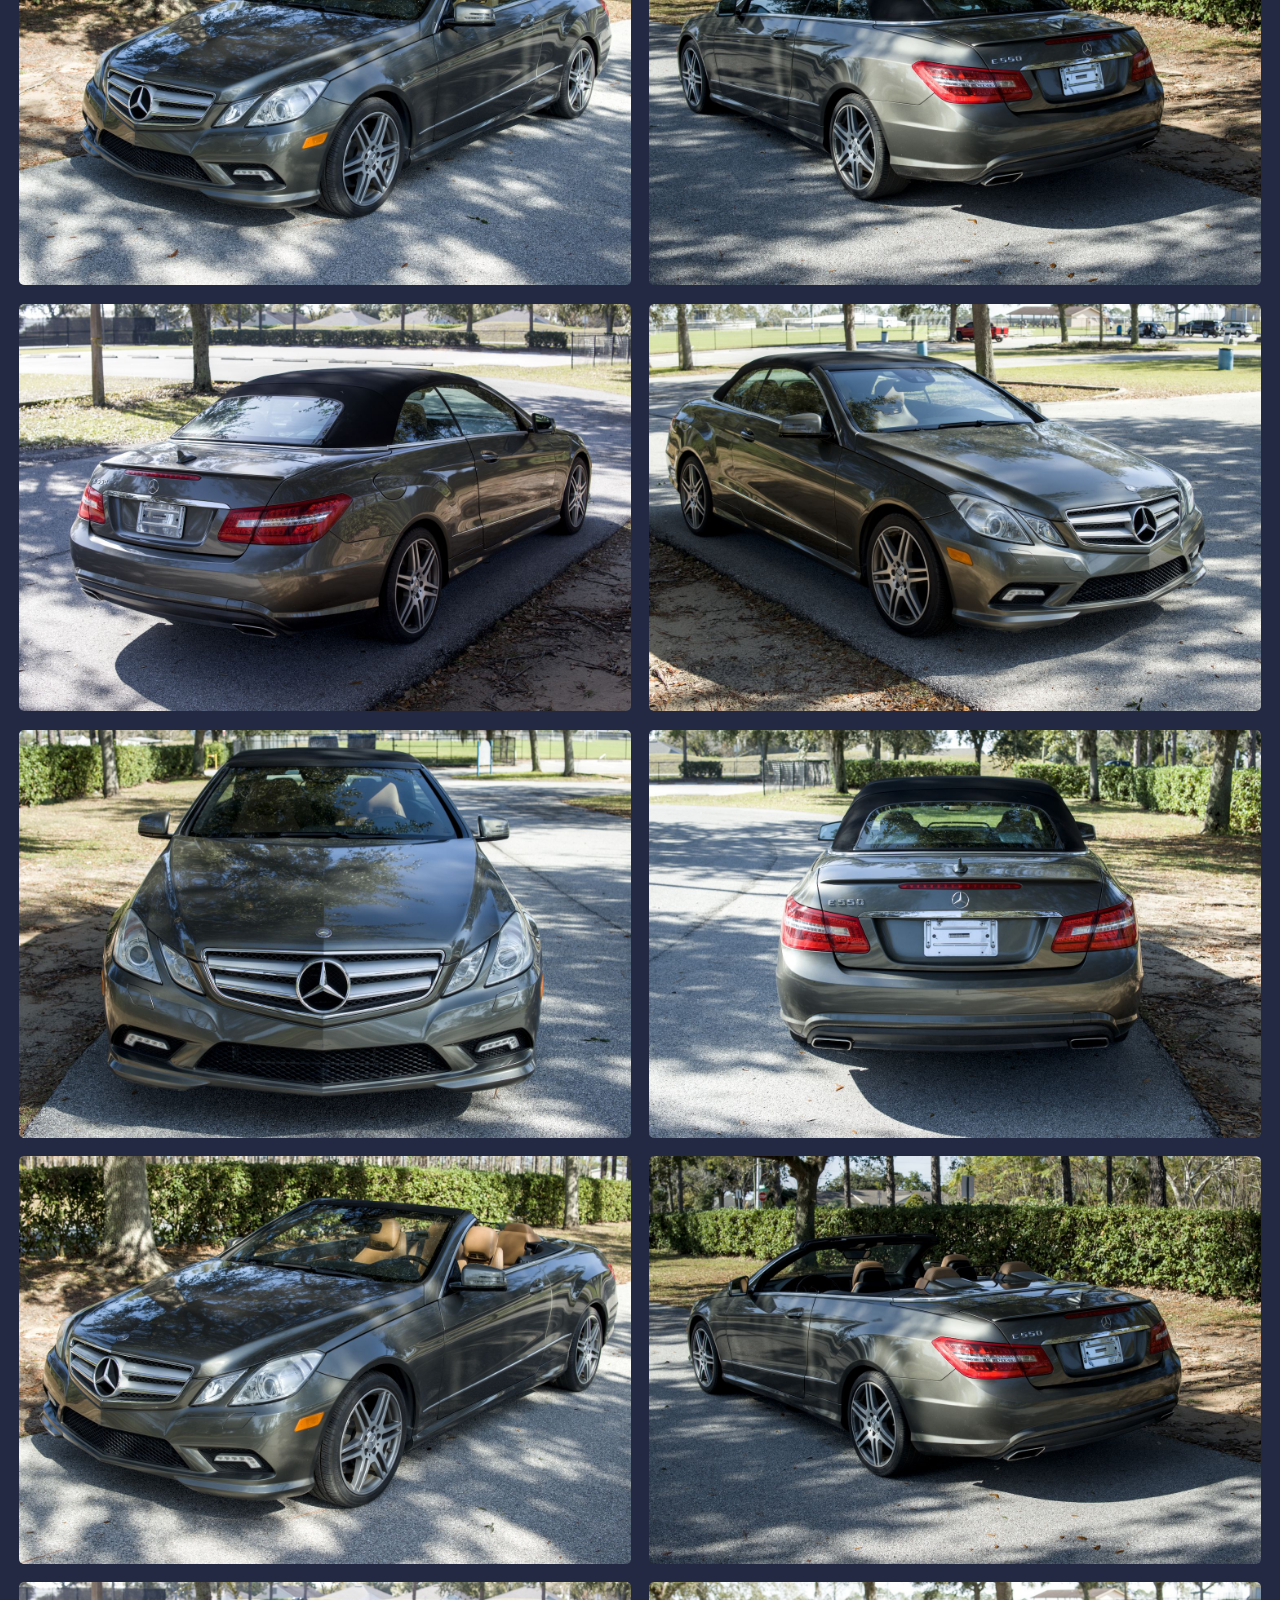
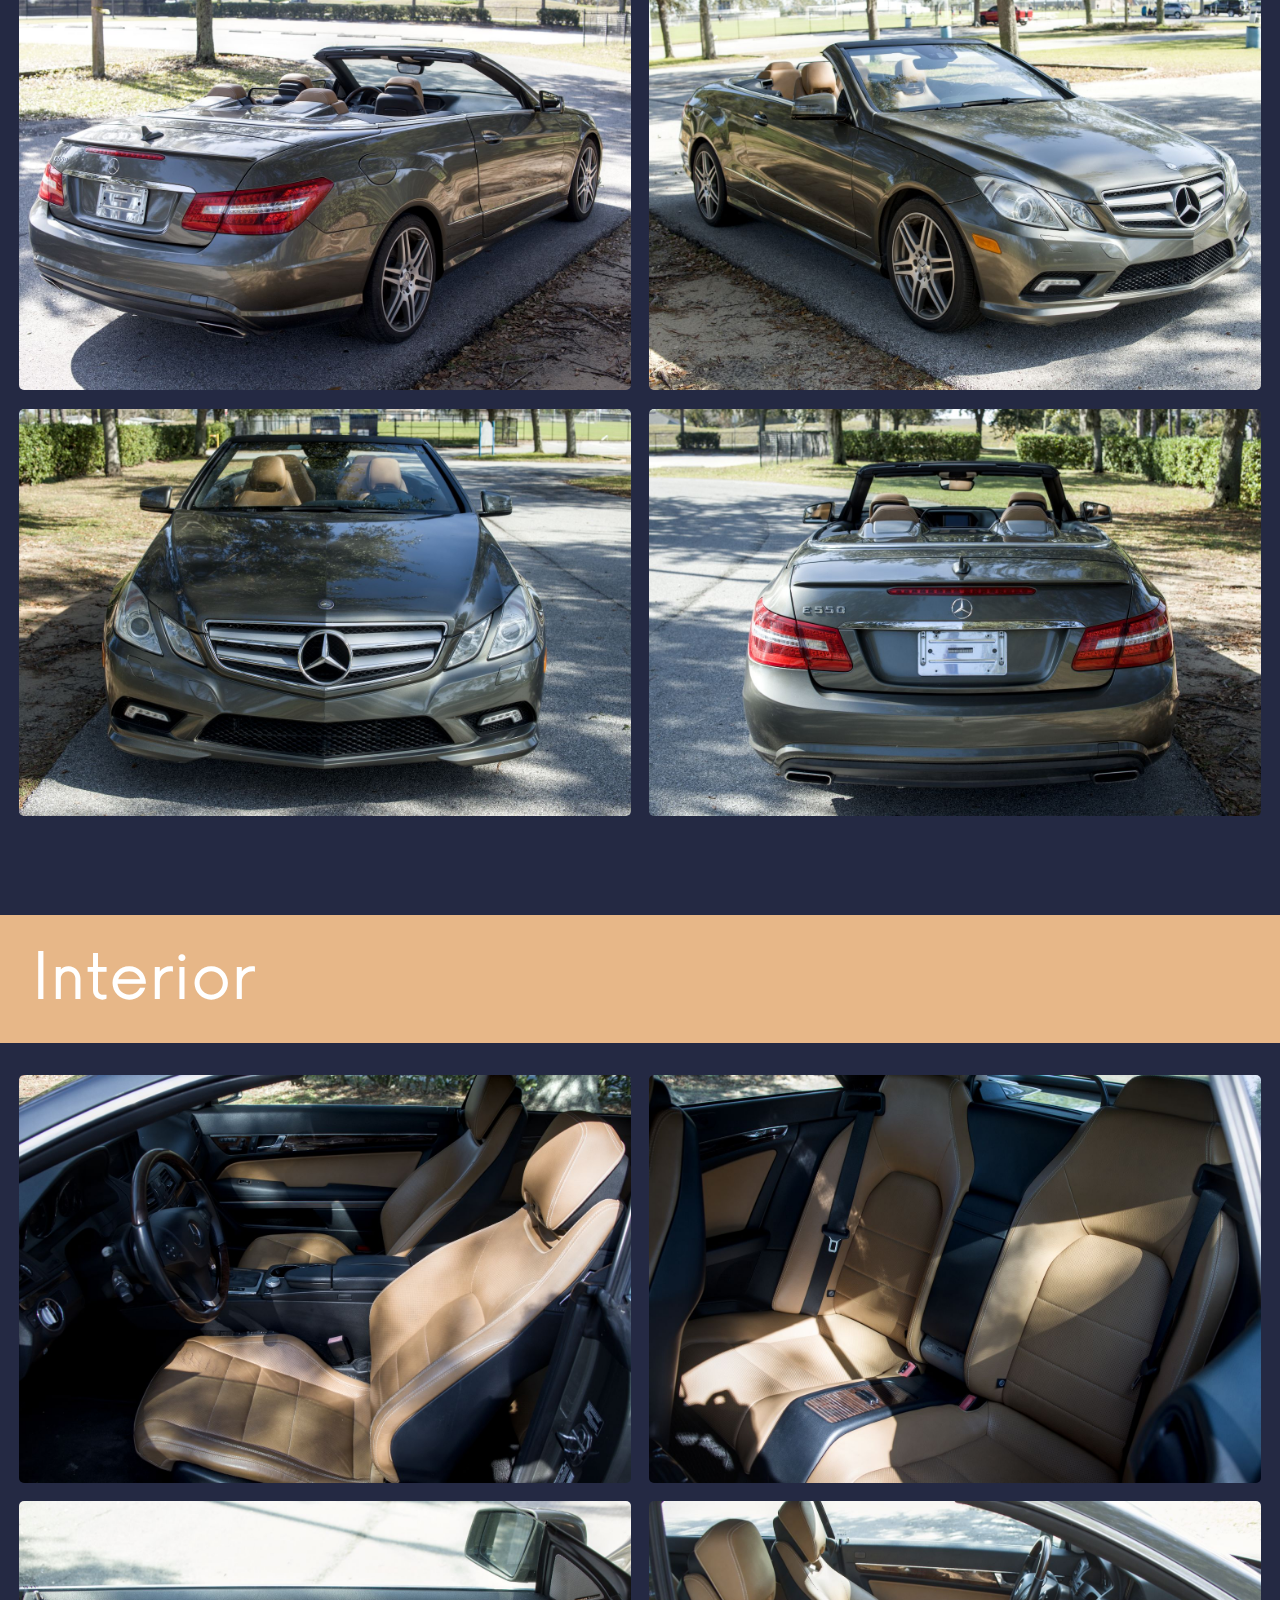
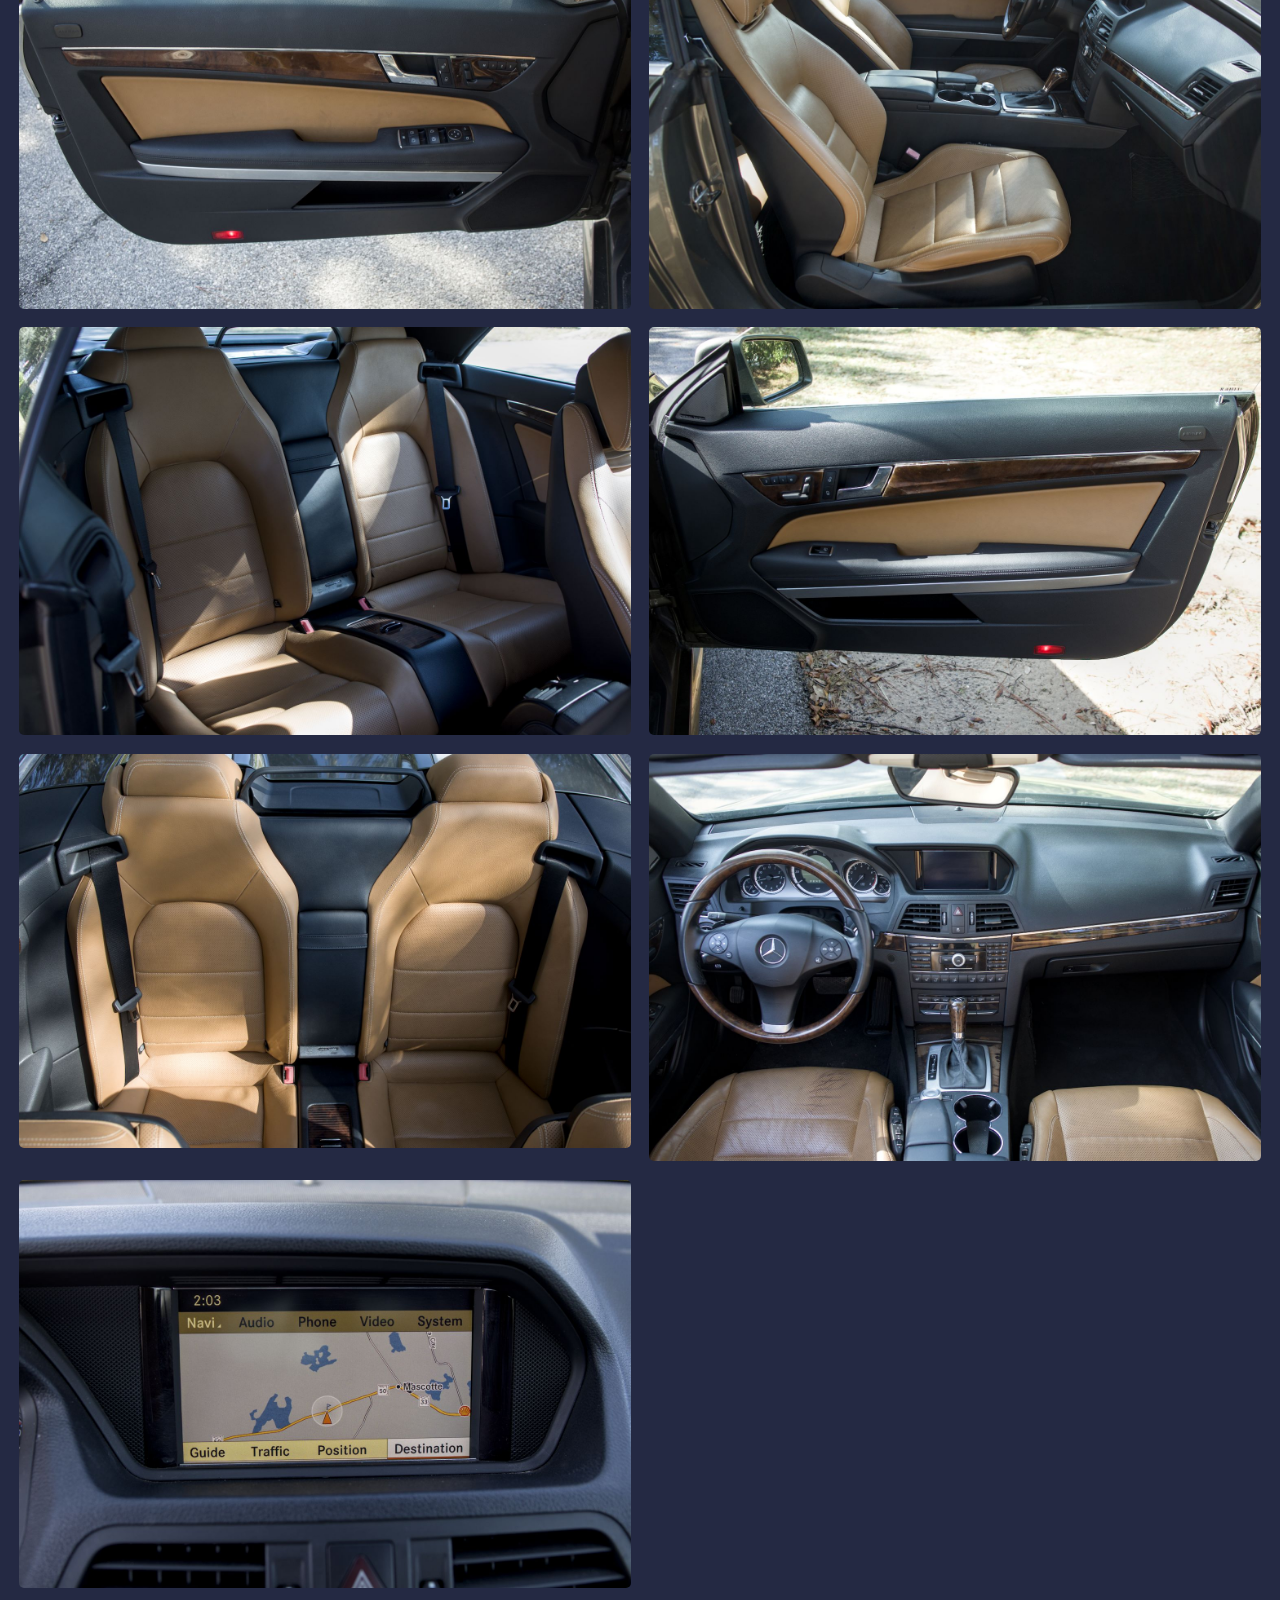
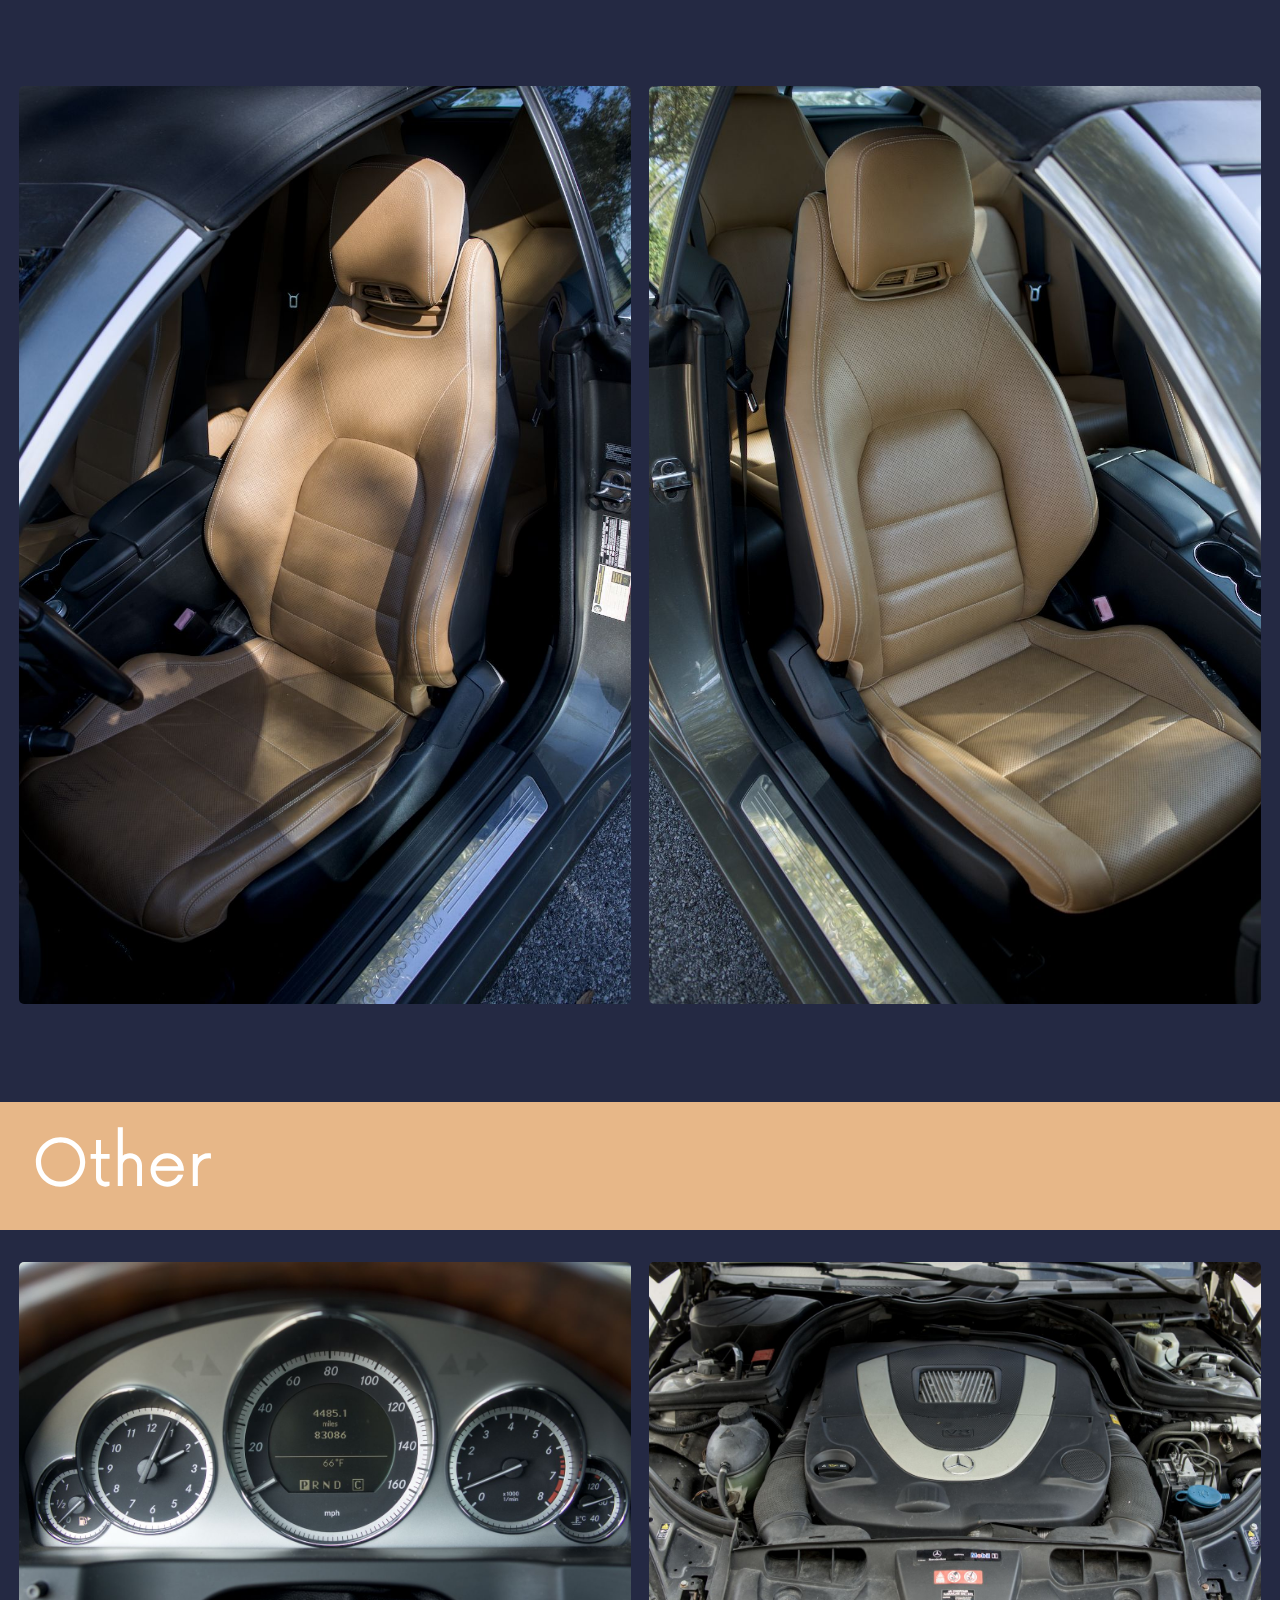
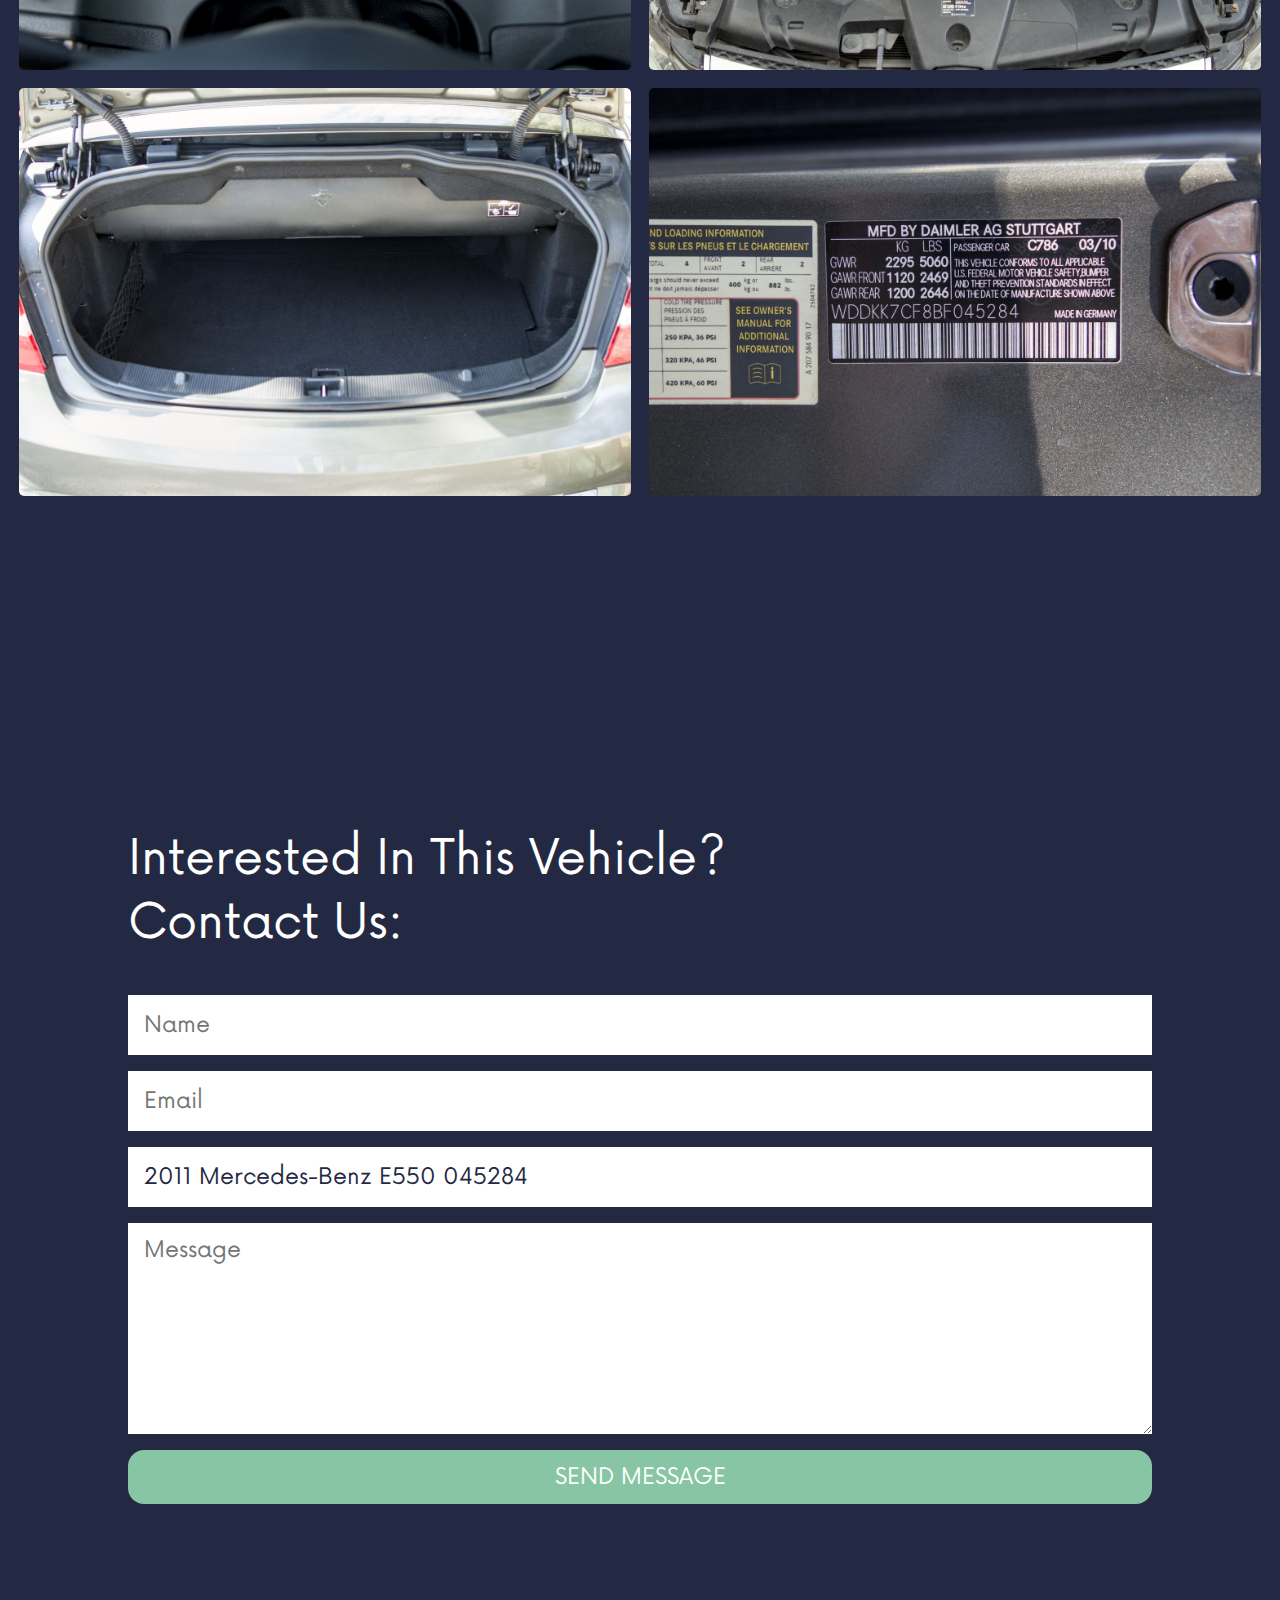
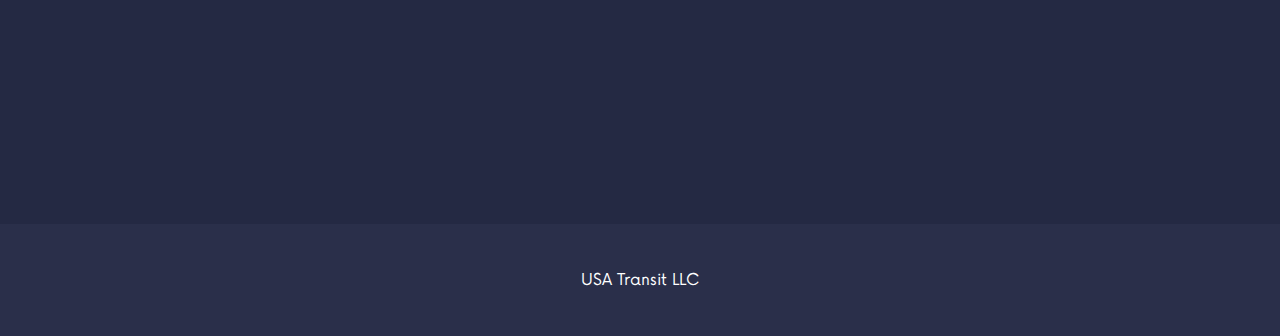
<file: pages/045284.html>
<!DOCTYPE html>
<html lang="en">

<head>
	<title lang="en">USA Transit LLC</title>
	<link href="../favicon.ico" rel="icon" type="image/x-icon">
	<link href="../favicon.ico" rel="icon" type="image/x-icon" media="(prefers-color-scheme: light)">
	<link href="../favicon_white.ico" rel="icon" type="image/x-icon" media="(prefers-color-scheme: dark)">
	<meta charset="utf-8" />
	<meta name="viewport" content="width=device-width, initial-scale=1" />
	<link rel="stylesheet" href="../css/main.css" />
</head>

<body>

<article id="nav">
	<div><div><a class="goback" href="https://www.usatransit.org/inventory.html"><img src="../images/circle-left-regular-full.svg"></a></div></div>
	<div><div><a class="homebutton" href="https://www.usatransit.org/">USA Transit LLC</a></div></div>
	<div><div></div></div>
</article>

<article id="photopagetop">
	<img src="../vehicles/045284/045284_1000.jpg">
	<div>
		<h1>2011</h1>
		<h1>Mercedes-Benz</h1>
		<h1>E550</h1>
		<h1>83,086 Miles</h1>
		<h1>$12,000</h1>
	</div>
</article>

<article class="photoheading" id="exteriorphotos">
	<h1>Exterior</h1>
	<div class="photoflexcontainer">
		<img src="../vehicles/045284/045284_1000.jpg">
		<img src="../vehicles/045284/045284_1010.jpg">
		<img src="../vehicles/045284/045284_1020.jpg">
		<img src="../vehicles/045284/045284_1030.jpg">
		<img src="../vehicles/045284/045284_1035.jpg">
		<img src="../vehicles/045284/045284_1015.jpg">
		<img src="../vehicles/045284/045284_1040.jpg">
		<img src="../vehicles/045284/045284_1050.jpg">
		<img src="../vehicles/045284/045284_1060.jpg">
		<img src="../vehicles/045284/045284_1070.jpg">
		<img src="../vehicles/045284/045284_1075.jpg">
		<img src="../vehicles/045284/045284_1055.jpg">
	</div>
</article>

<article class="photoheading" id="interiorphotos">
	<h1>Interior</h1>
	<div class="photoflexcontainer">
		<img src="../vehicles/045284/045284_2010.jpg">
		<img src="../vehicles/045284/045284_2045.jpg">
		<img src="../vehicles/045284/045284_2015.jpg">
		<img src="../vehicles/045284/045284_2025.jpg">
		<img src="../vehicles/045284/045284_2040.jpg">
		<img src="../vehicles/045284/045284_2030.jpg">
		<img src="../vehicles/045284/045284_2055.jpg">
		<img src="../vehicles/045284/045284_2050.jpg">
		<img src="../vehicles/045284/045284_2000.jpg">
	</div>
	<div class="photoflexcontainer vert">
		<img src="../vehicles/045284/045284_2020.jpg">
		<img src="../vehicles/045284/045284_2035.jpg">
	</div>
</article>

<article class="photoheading" id="otherphotos">
	<h1>Other</h1>
	<div class="photoflexcontainer">
		<img src="../vehicles/045284/045284_3000.jpg">
		<img src="../vehicles/045284/045284_3010.jpg">
		<img src="../vehicles/045284/045284_3015.jpg">
		<img src="../vehicles/045284/045284_3005.jpg">
	</div>
</article>

<article class="contactform" id="contact">
	<h3>Interested In This Vehicle?</h3>
	<h3>Contact Us:</h3>
	<form action="https://api.web3forms.com/submit" method="POST">
		<div class="contactflexcontainer">
			<!-- Replace with your Access Key -->
			<input type="hidden" name="access_key" value="21371584-3aa6-446a-8b07-a23f1f2bc452">
			<!-- Form Inputs. Each input must have a name="" attribute -->
			<input type="text" name="name" placeholder="Name" required>
			<input type="email" name="email" placeholder="Email" required>
			<input type="subject" name="subject" value="2011 Mercedes-Benz E550 045284" readonly required>
			<textarea name="message" placeholder="Message" rows="8" required></textarea>
			<!-- Honeypot Spam Protection -->
			<input type="checkbox" name="botcheck" class="hidden" style="display: none;">
			<!-- Custom Confirmation / Success Page -->
			<input type="hidden" name="redirect" value="https://usatransit.org/thanks.html">
			<button type="submit">SEND MESSAGE</button>
		</div>
	</form>
</article>

<article id="footer">
	<div class="footer">USA Transit LLC</div>
</article>

</body>
</html>
</file>
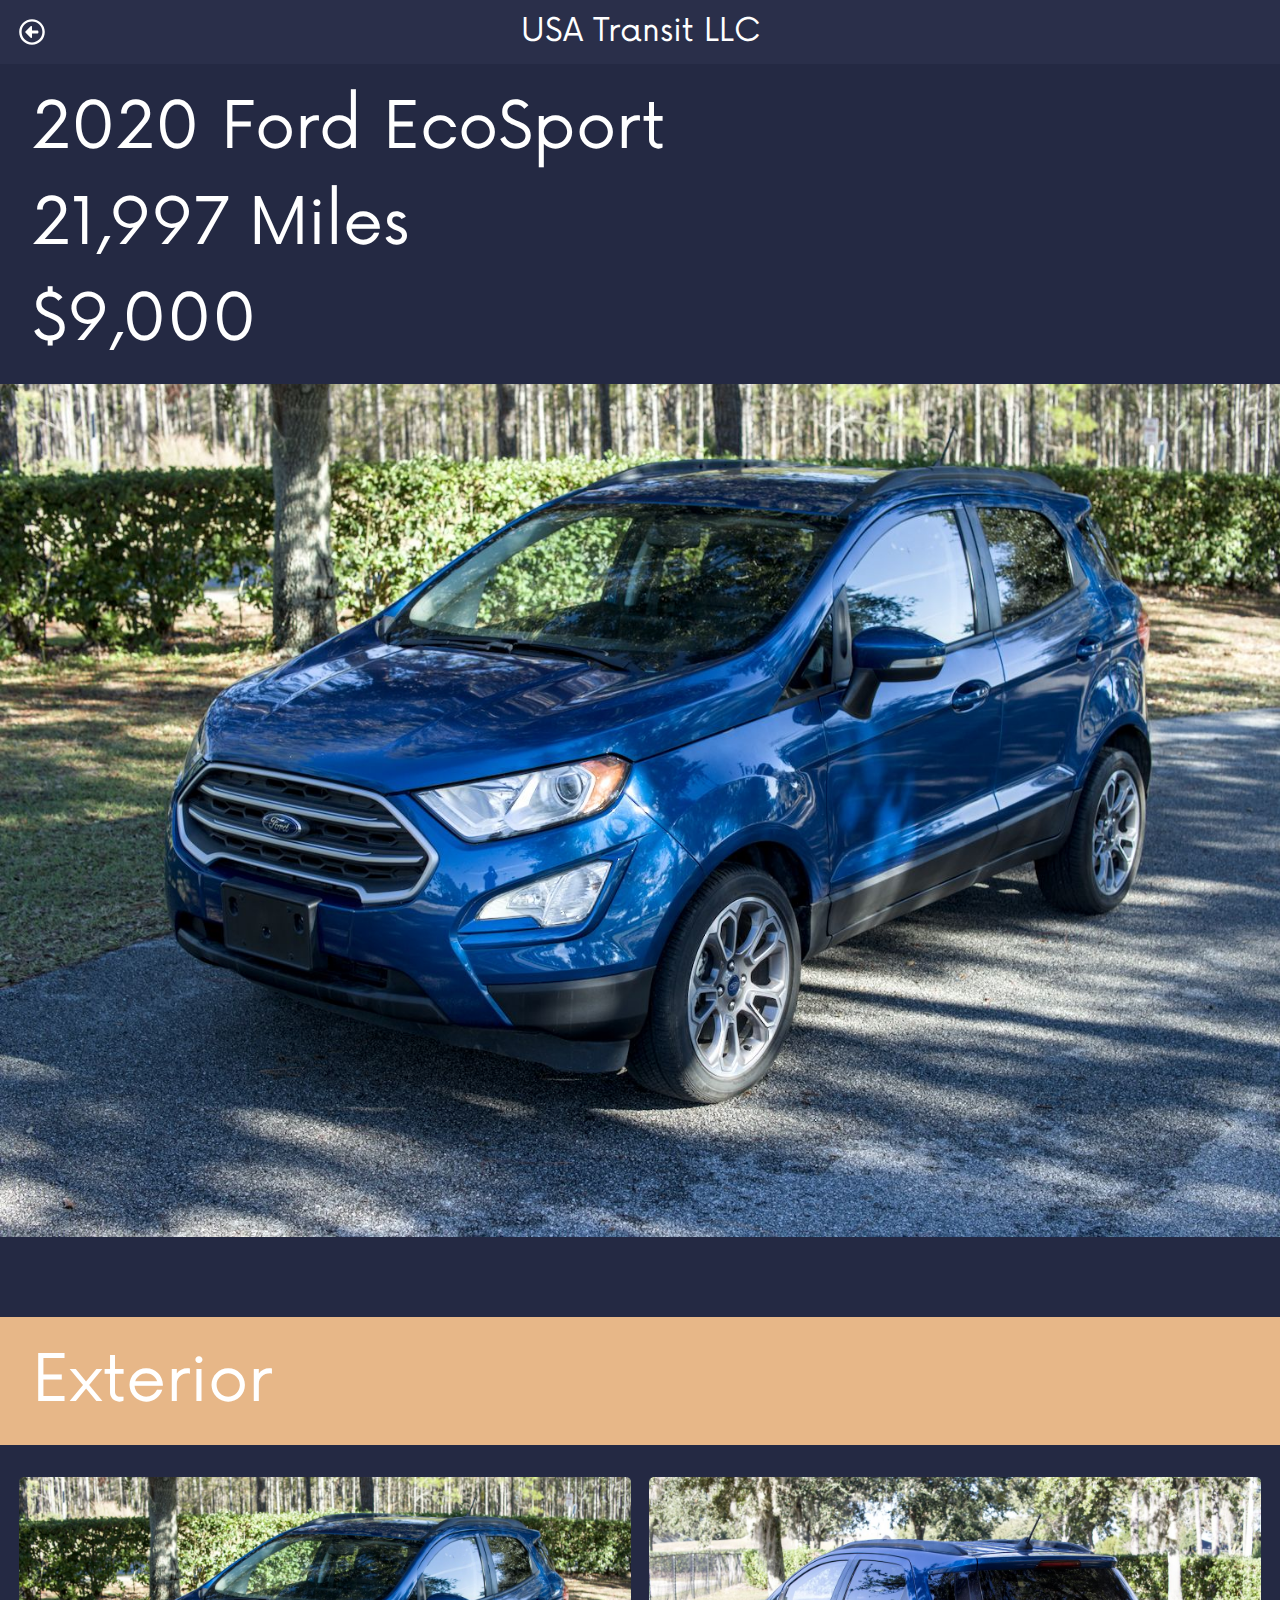
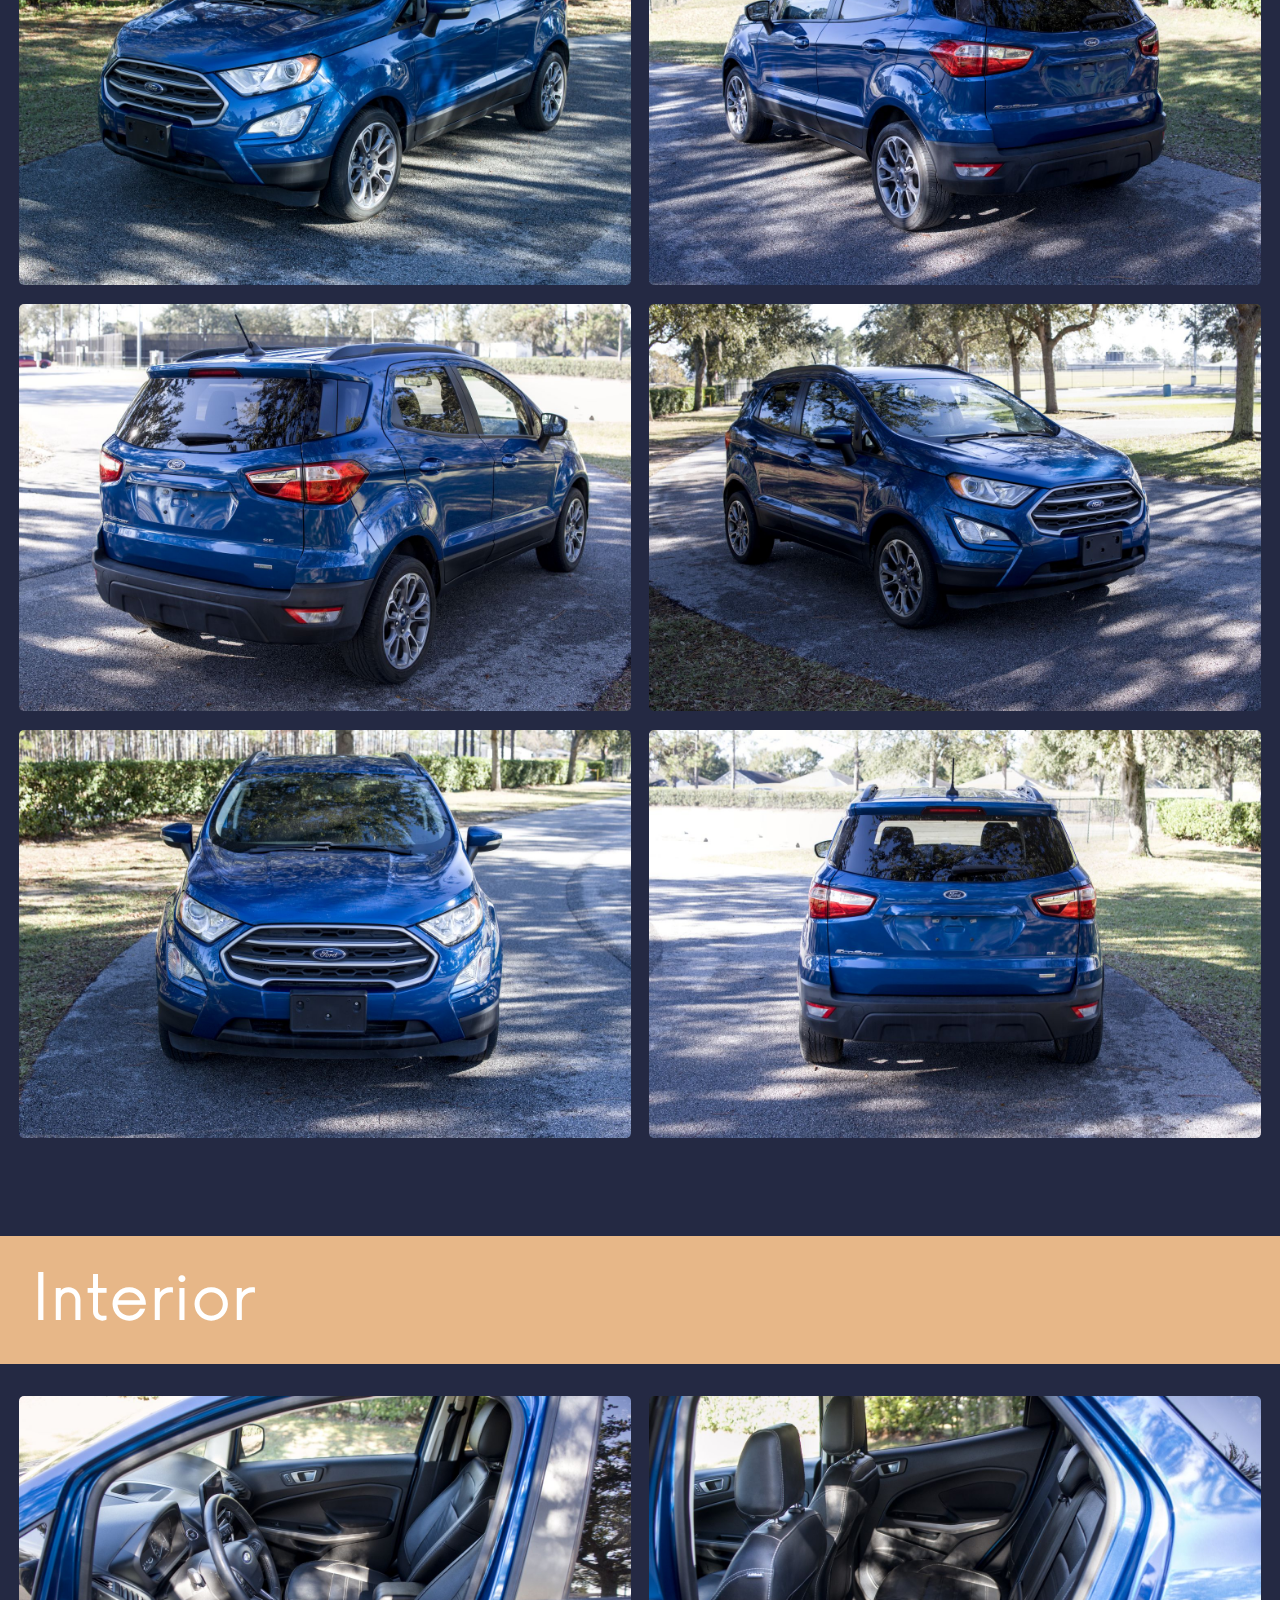
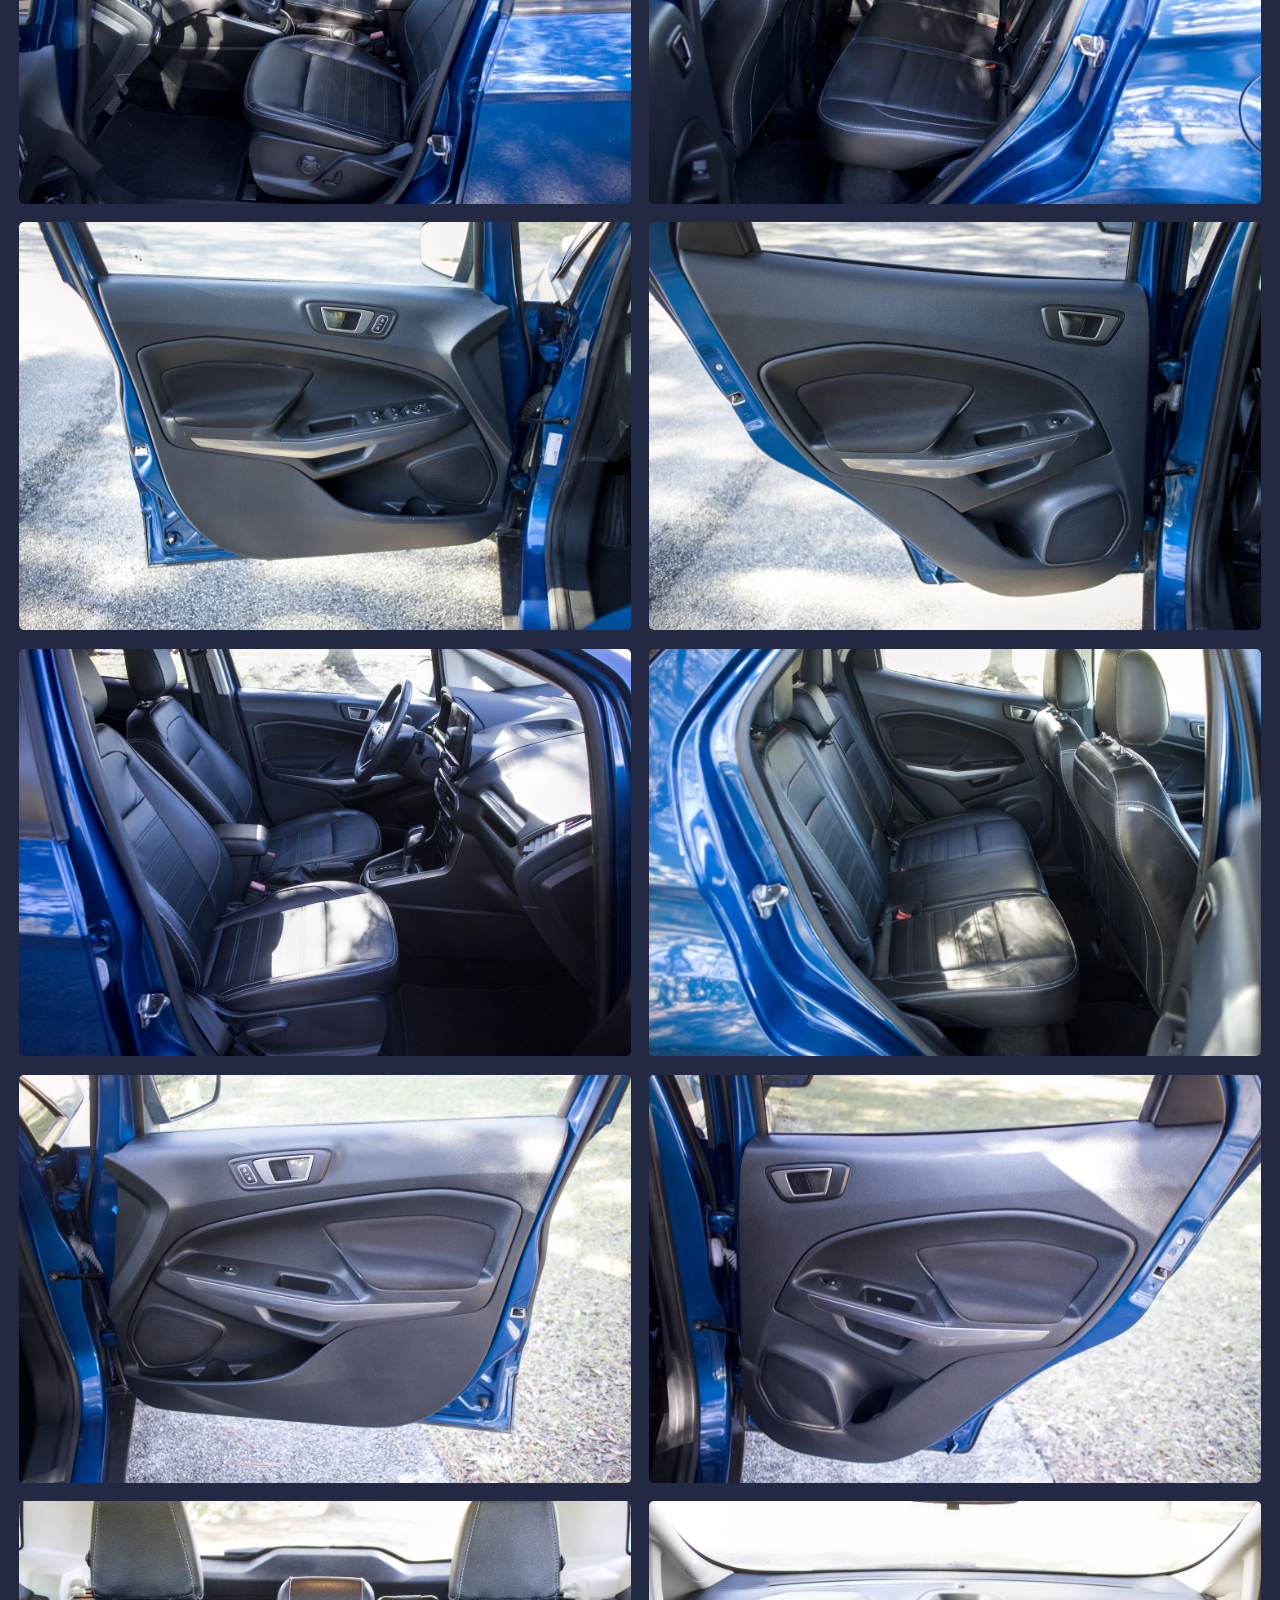
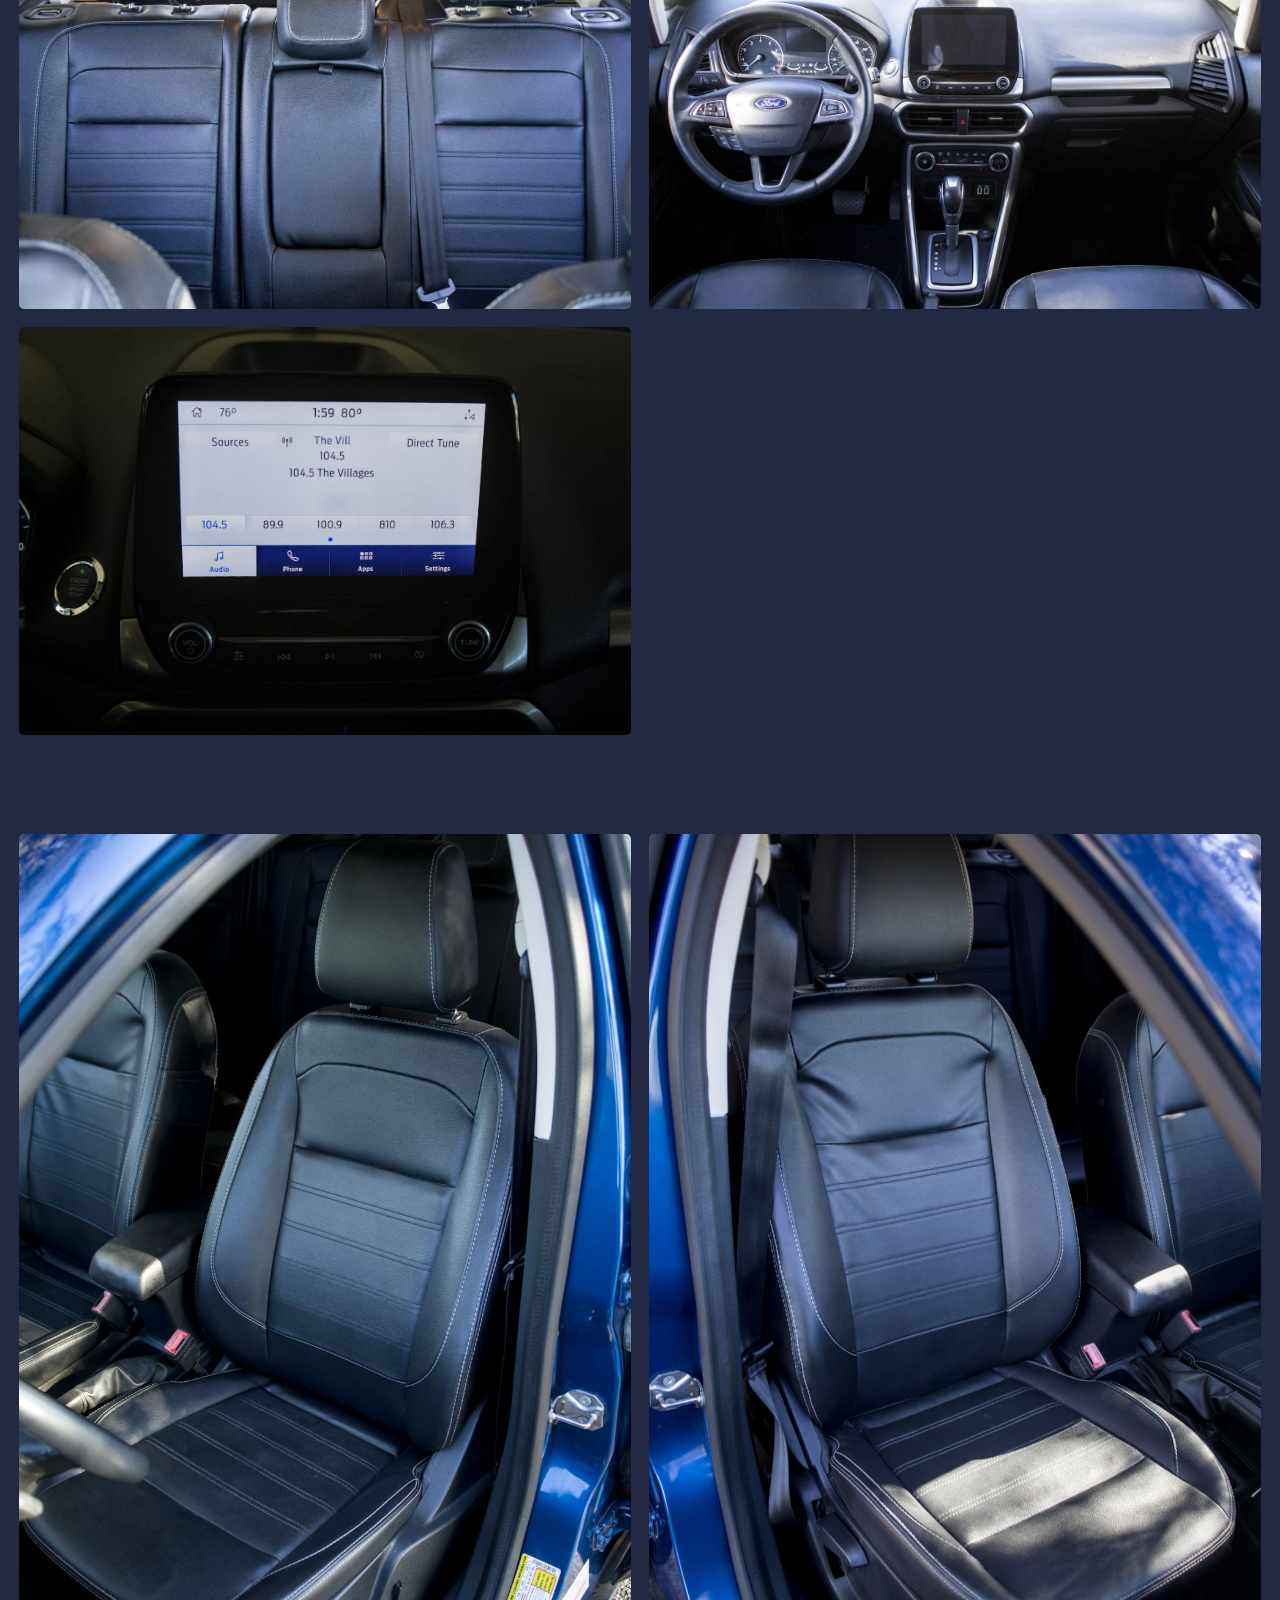
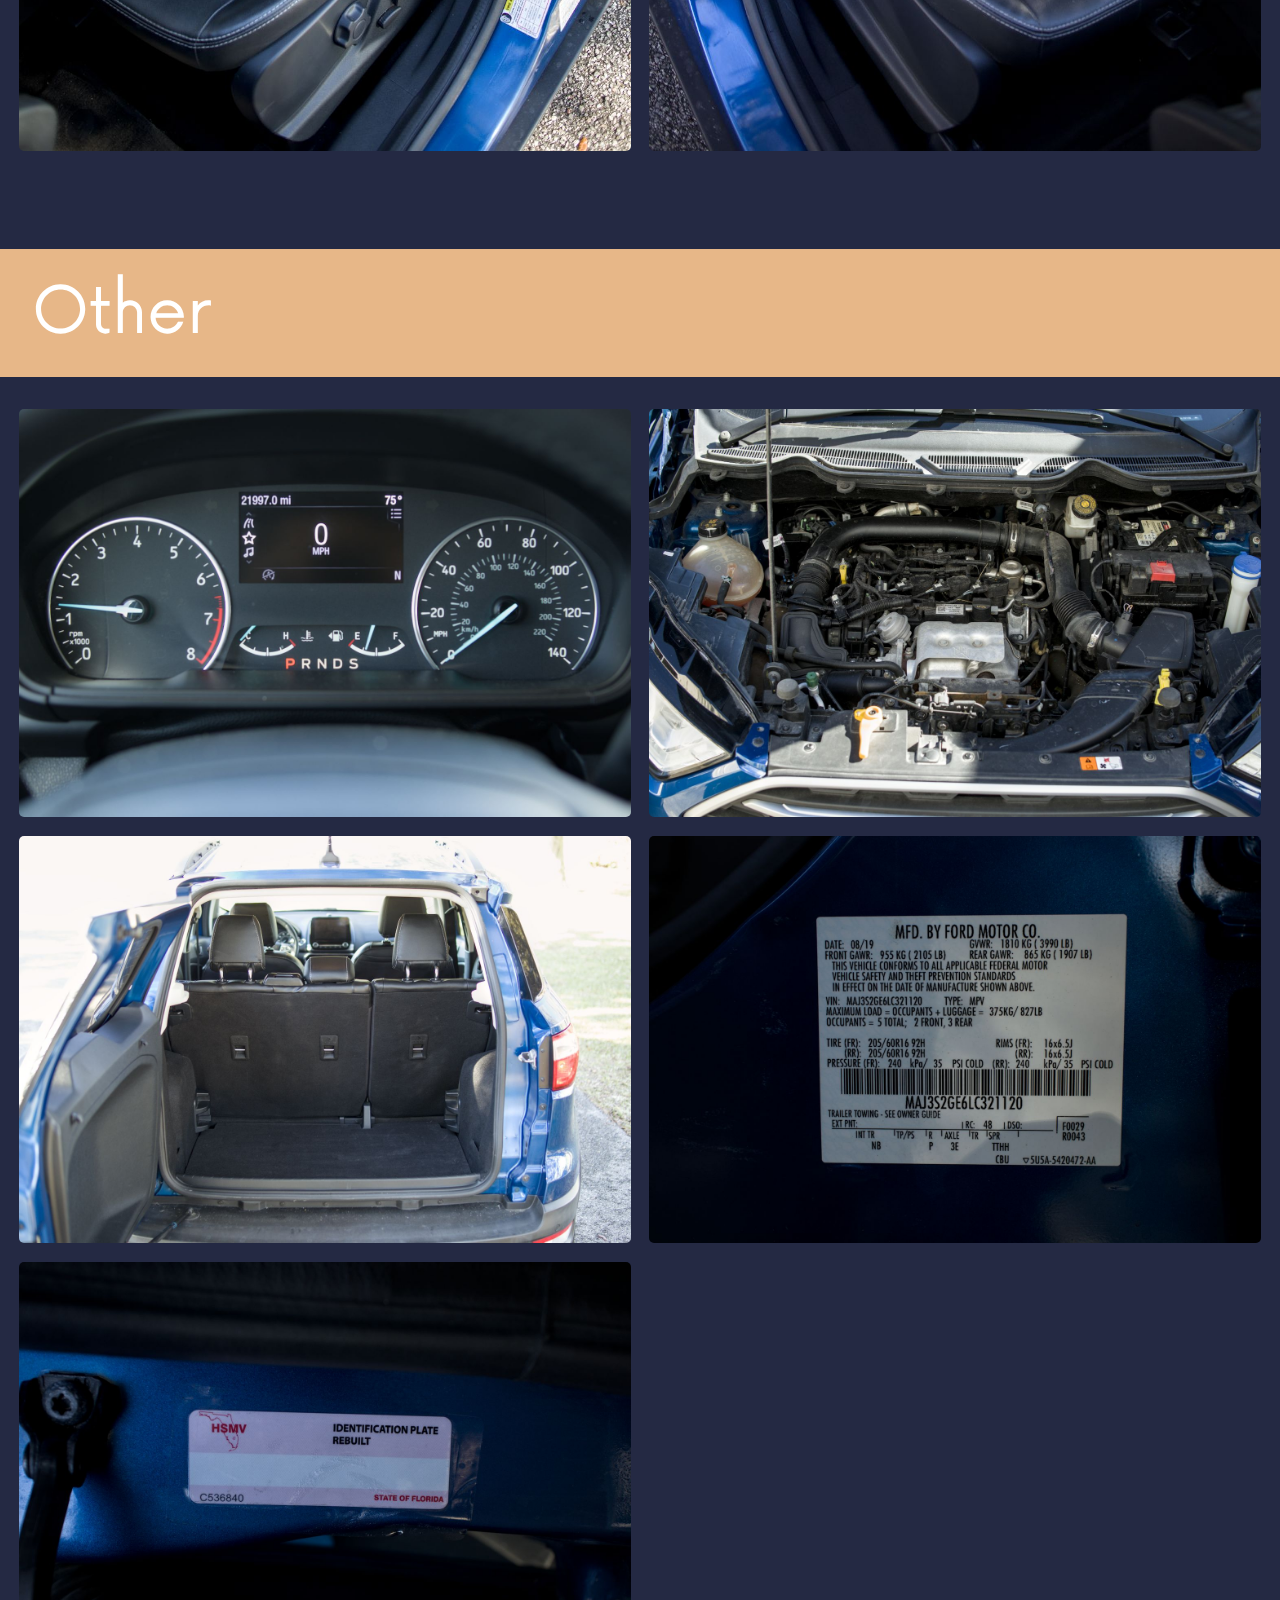
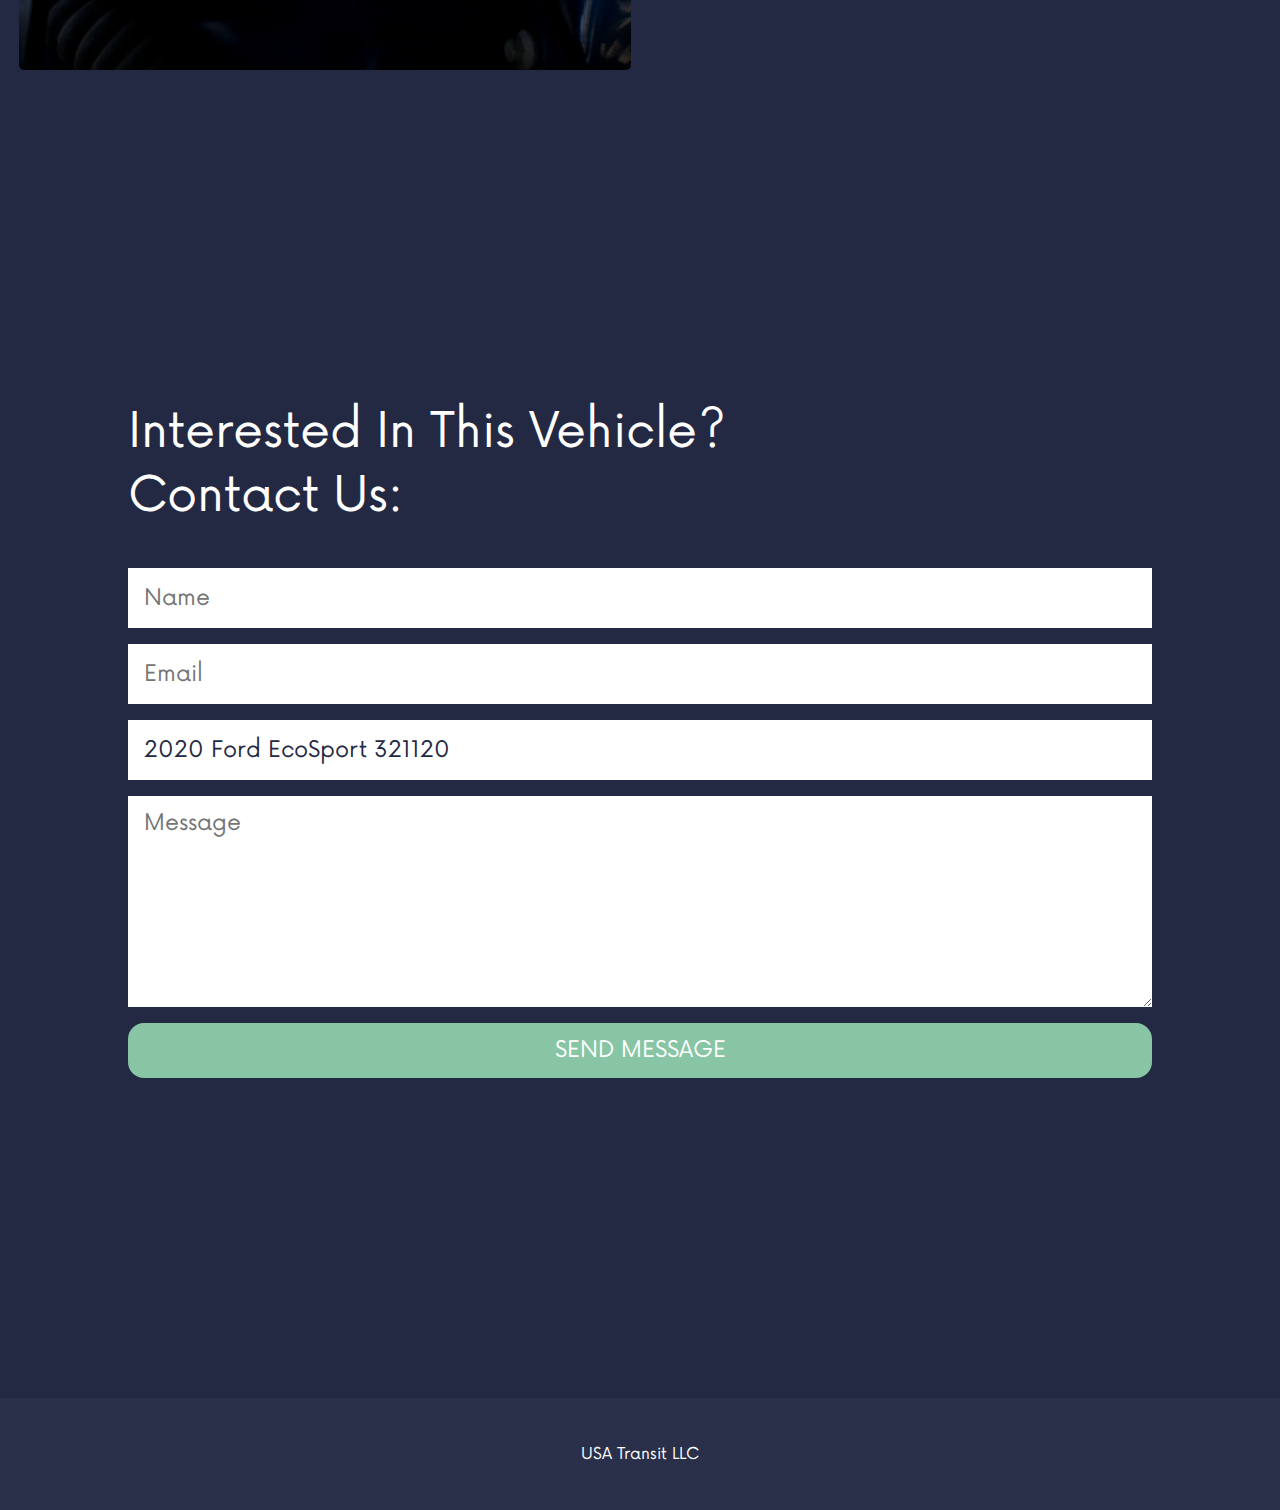
<file: pages/321120.html>
<!DOCTYPE html>
<html lang="en">

<head>
	<title lang="en">USA Transit LLC</title>
	<link href="../favicon.ico" rel="icon" type="image/x-icon">
	<link href="../favicon.ico" rel="icon" type="image/x-icon" media="(prefers-color-scheme: light)">
	<link href="../favicon_white.ico" rel="icon" type="image/x-icon" media="(prefers-color-scheme: dark)">
	<meta charset="utf-8" />
	<meta name="viewport" content="width=device-width, initial-scale=1" />
	<link rel="stylesheet" href="../css/main.css" />
</head>

<body>

<article id="nav">
	<div><div><a class="goback" href="https://www.usatransit.org/inventory.html"><img src="../images/circle-left-regular-full.svg"></a></div></div>
	<div><div><a class="homebutton" href="https://www.usatransit.org/">USA Transit LLC</a></div></div>
	<div><div></div></div>
</article>

<article id="photopagetop">
	<img src="../vehicles/321120/321120_1030.jpg">
	<div>
		<h1>2020</h1>
		<h1>Ford</h1>
		<h1>EcoSport</h1>
		<h1>21,997 Miles</h1>
		<h1>$9,000</h1>
	</div>
</article>

<article class="photoheading" id="exteriorphotos">
	<h1>Exterior</h1>
	<div class="photoflexcontainer">
		<img src="../vehicles/321120/321120_1030.jpg">
		<img src="../vehicles/321120/321120_1000.jpg">
		<img src="../vehicles/321120/321120_1010.jpg">
		<img src="../vehicles/321120/321120_1020.jpg">
		<img src="../vehicles/321120/321120_1025.jpg">
		<img src="../vehicles/321120/321120_1005.jpg">
	</div>
</article>

<article class="photoheading" id="interiorphotos">
	<h1>Interior</h1>
	<div class="photoflexcontainer">
		<img src="../vehicles/321120/321120_2010.jpg">
		<img src="../vehicles/321120/321120_2025.jpg">
		<img src="../vehicles/321120/321120_2015.jpg">
		<img src="../vehicles/321120/321120_2030.jpg">
		<img src="../vehicles/321120/321120_2045.jpg">
		<img src="../vehicles/321120/321120_2035.jpg">
		<img src="../vehicles/321120/321120_2050.jpg">
		<img src="../vehicles/321120/321120_2040.jpg">
		<img src="../vehicles/321120/321120_2060.jpg">
		<img src="../vehicles/321120/321120_2065.jpg">
		<img src="../vehicles/321120/321120_2000.jpg">
	</div>
	<div class="photoflexcontainer vert">
		<img src="../vehicles/321120/321120_2020.jpg">
		<img src="../vehicles/321120/321120_2055.jpg">
	</div>
</article>

<article class="photoheading" id="otherphotos">
	<h1>Other</h1>
	<div class="photoflexcontainer">
		<img src="../vehicles/321120/321120_3015.jpg">
		<img src="../vehicles/321120/321120_3010.jpg">
		<img src="../vehicles/321120/321120_2070.jpg">
		<img src="../vehicles/321120/321120_3005.jpg">
		<img src="../vehicles/321120/321120_3000.jpg">
	</div>
</article>

<article class="contactform" id="contact">
	<h3>Interested In This Vehicle?</h3>
	<h3>Contact Us:</h3>
	<form action="https://api.web3forms.com/submit" method="POST">
		<div class="contactflexcontainer">
			<!-- Replace with your Access Key -->
			<input type="hidden" name="access_key" value="21371584-3aa6-446a-8b07-a23f1f2bc452">
			<!-- Form Inputs. Each input must have a name="" attribute -->
			<input type="text" name="name" placeholder="Name" required>
			<input type="email" name="email" placeholder="Email" required>
			<input type="subject" name="subject" value="2020 Ford EcoSport 321120" readonly required>
			<textarea name="message" placeholder="Message" rows="8" required></textarea>
			<!-- Honeypot Spam Protection -->
			<input type="checkbox" name="botcheck" class="hidden" style="display: none;">
			<!-- Custom Confirmation / Success Page -->
			<input type="hidden" name="redirect" value="https://usatransit.org/thanks.html">
			<button type="submit">SEND MESSAGE</button>
		</div>
	</form>
</article>

<article id="footer">
	<div class="footer">USA Transit LLC</div>
</article>

</body>
</html>
</file>
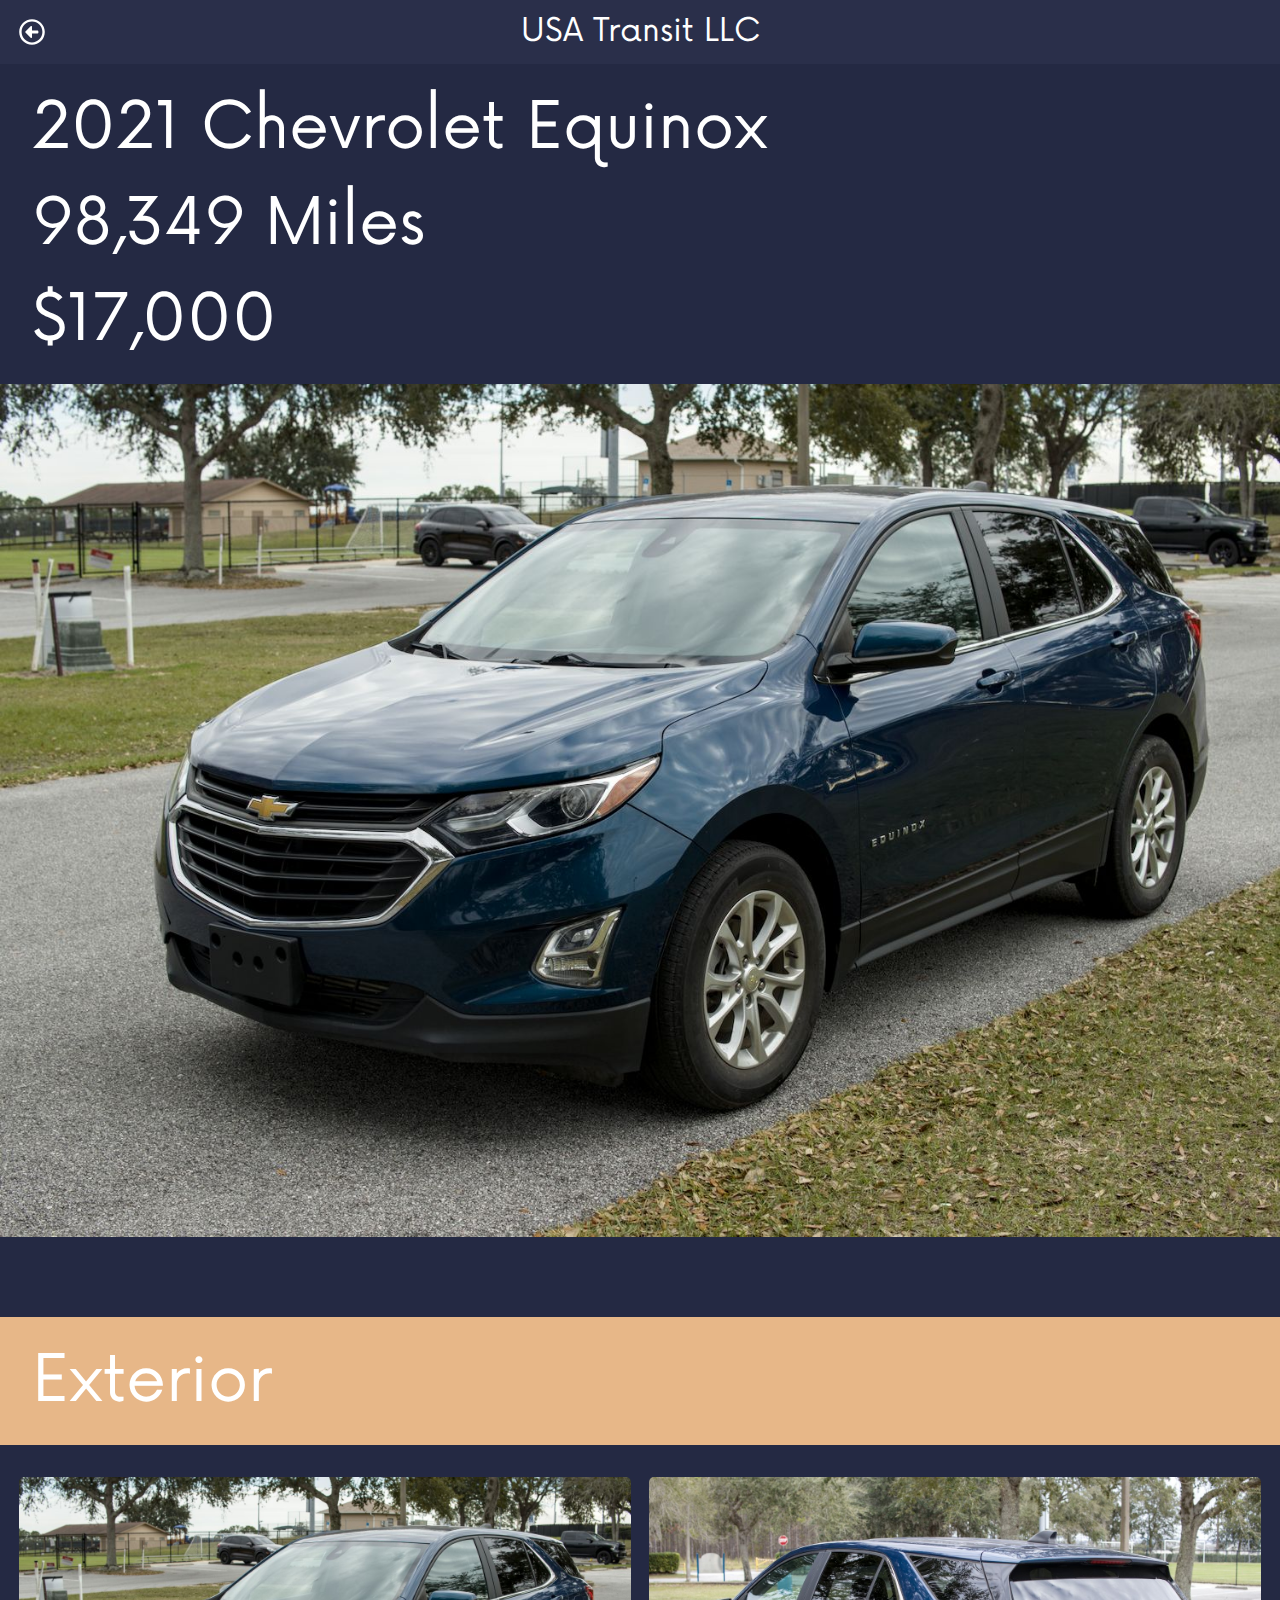
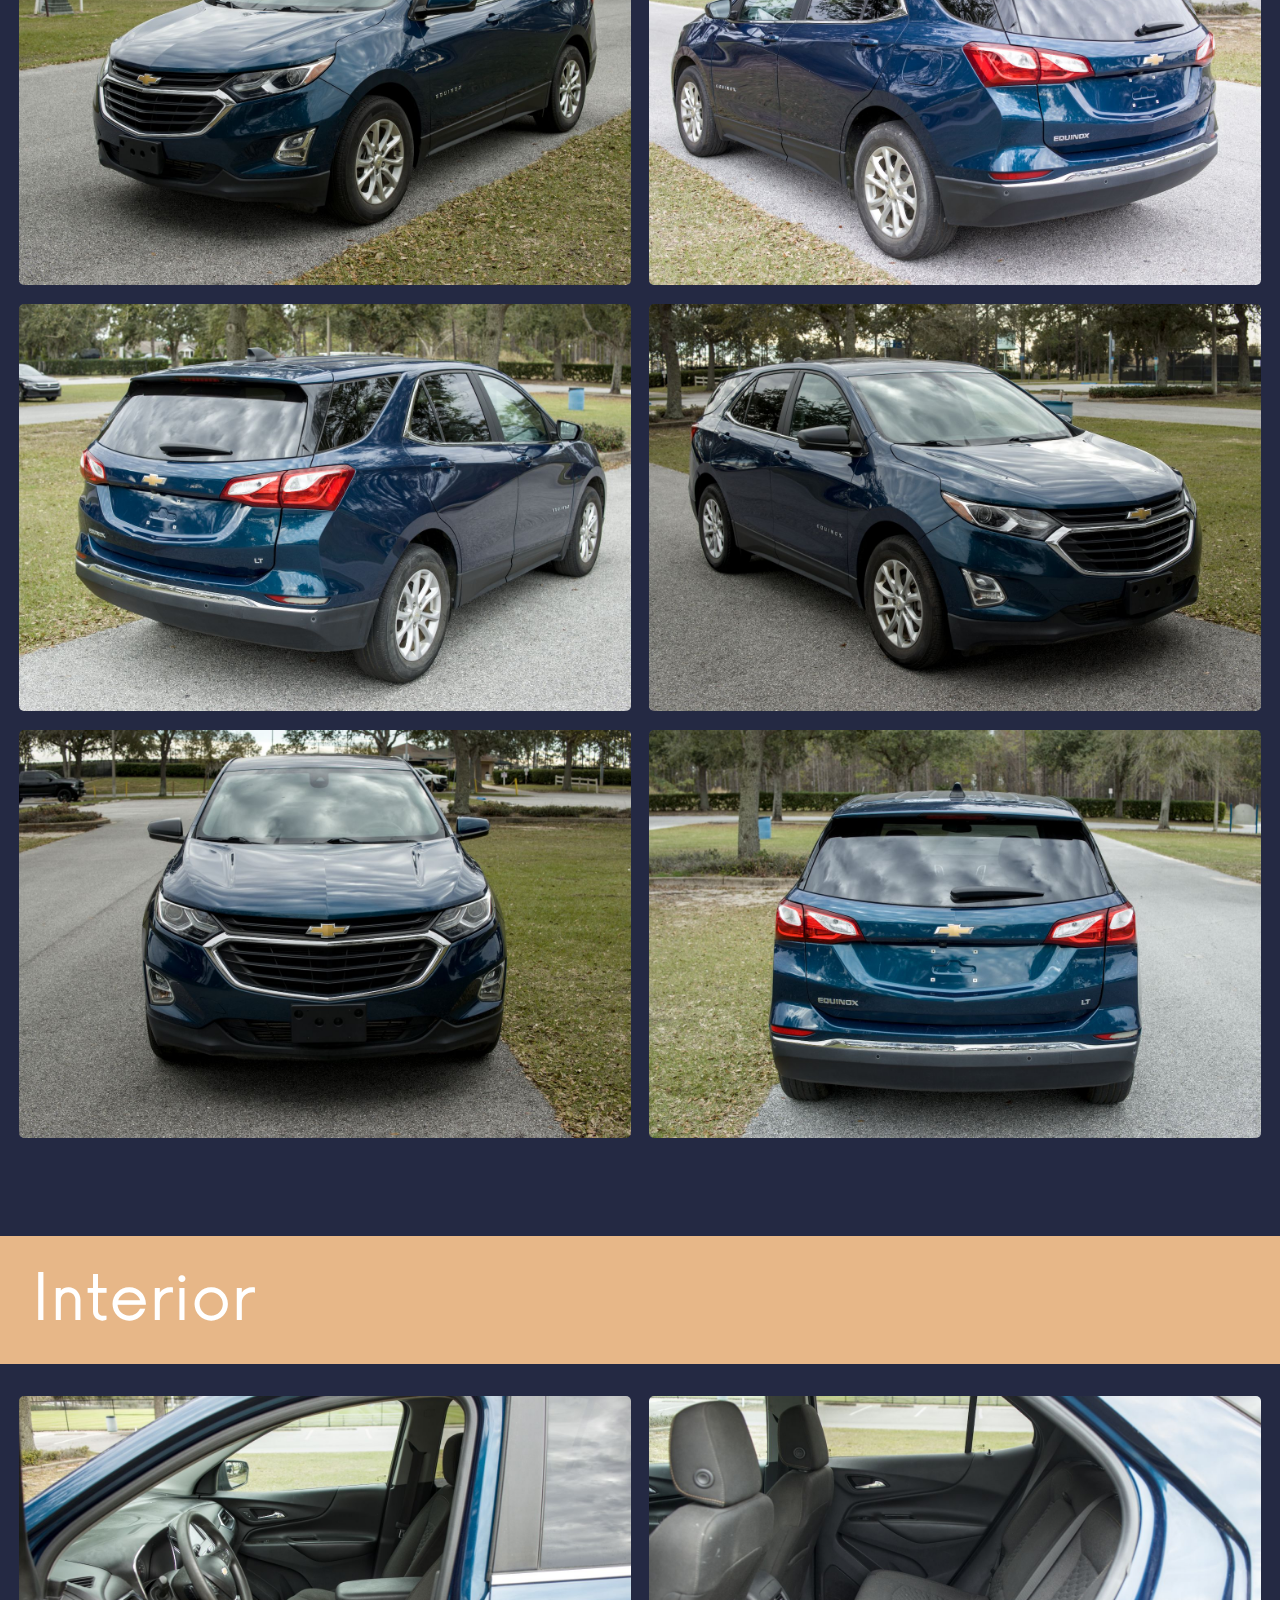
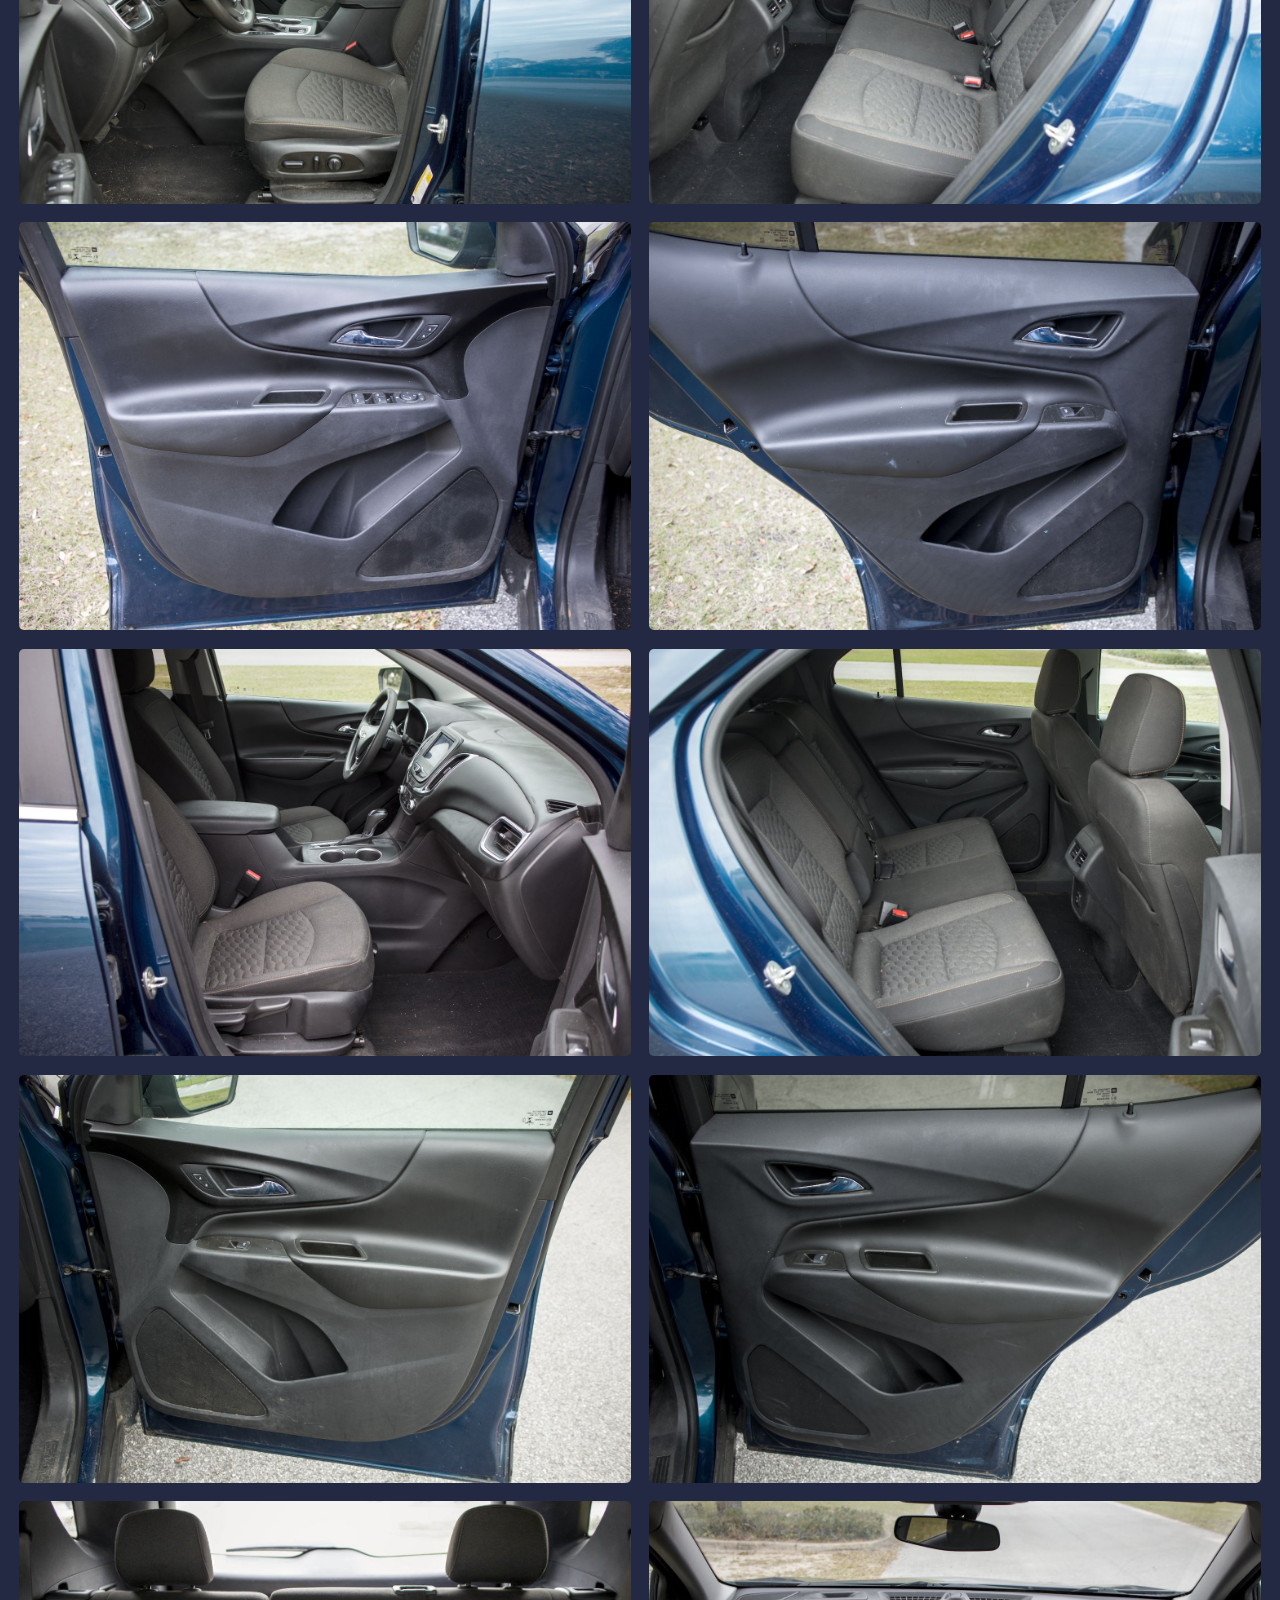
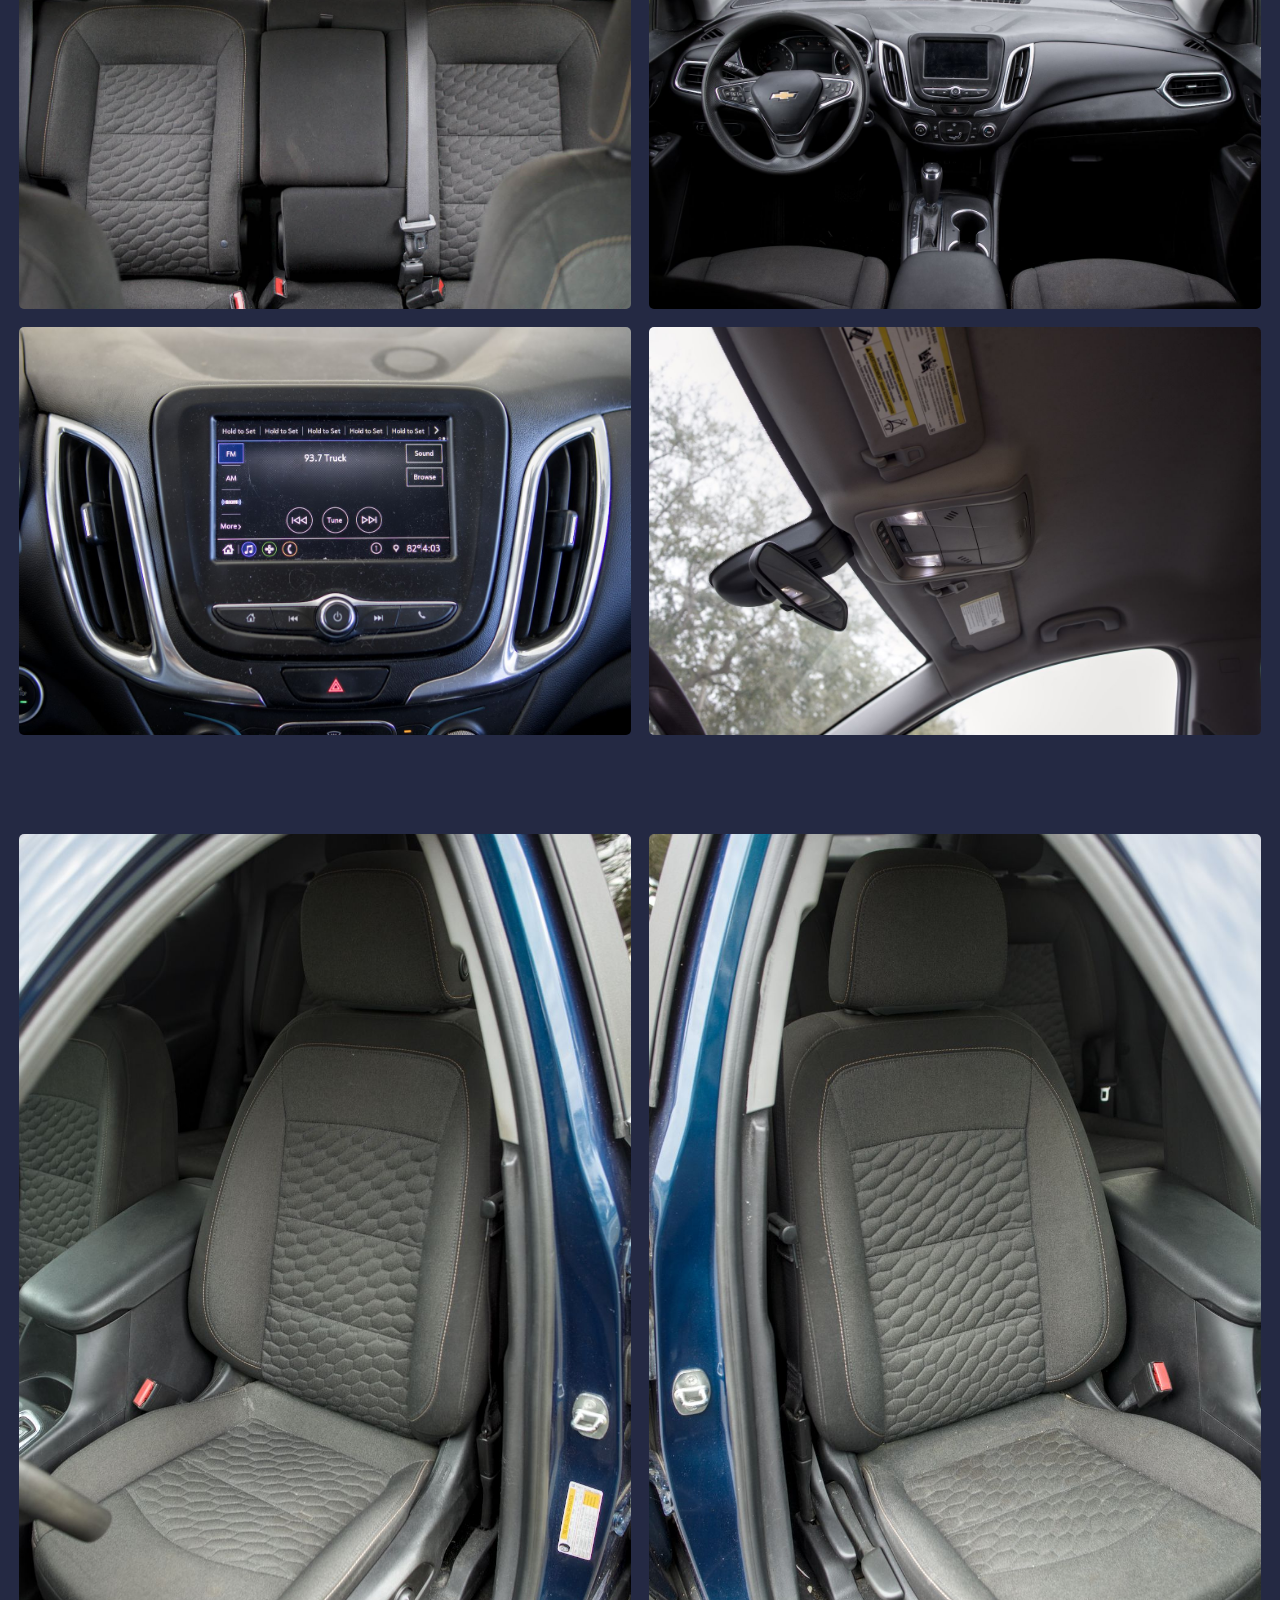
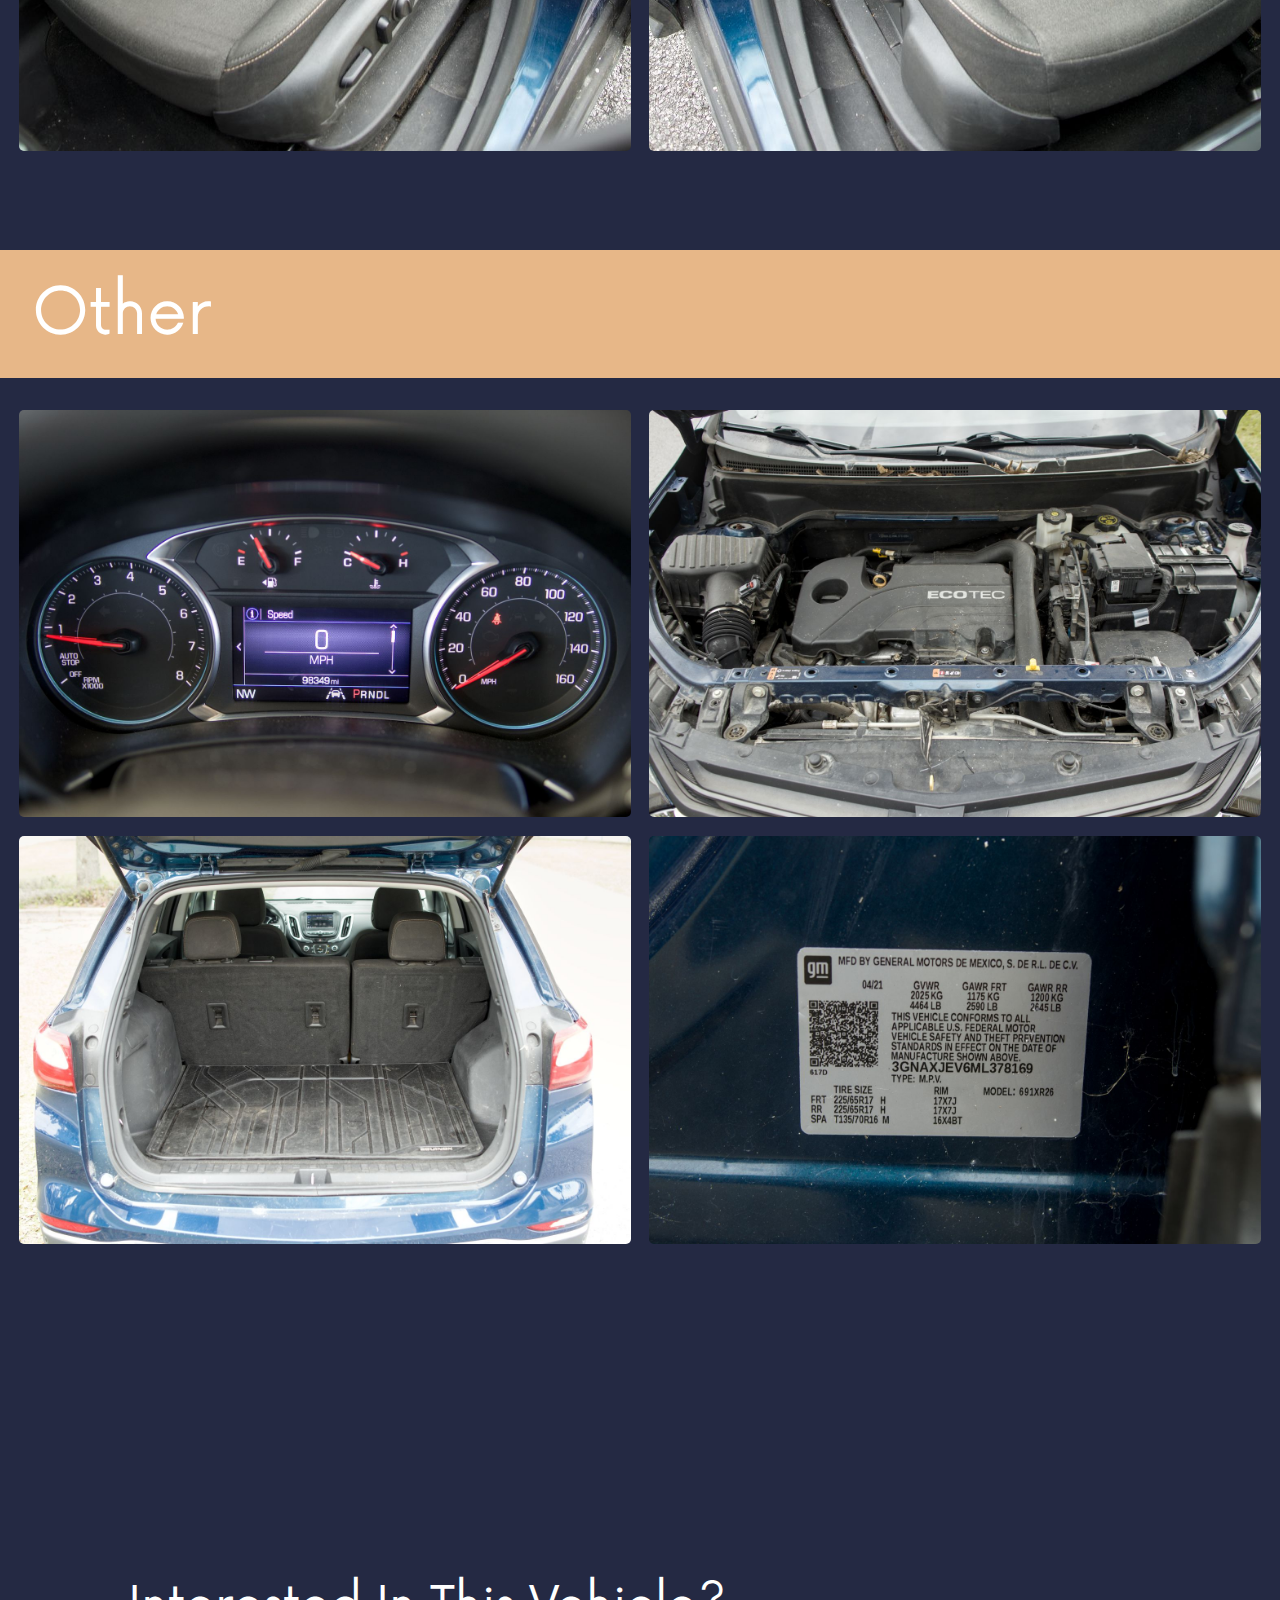
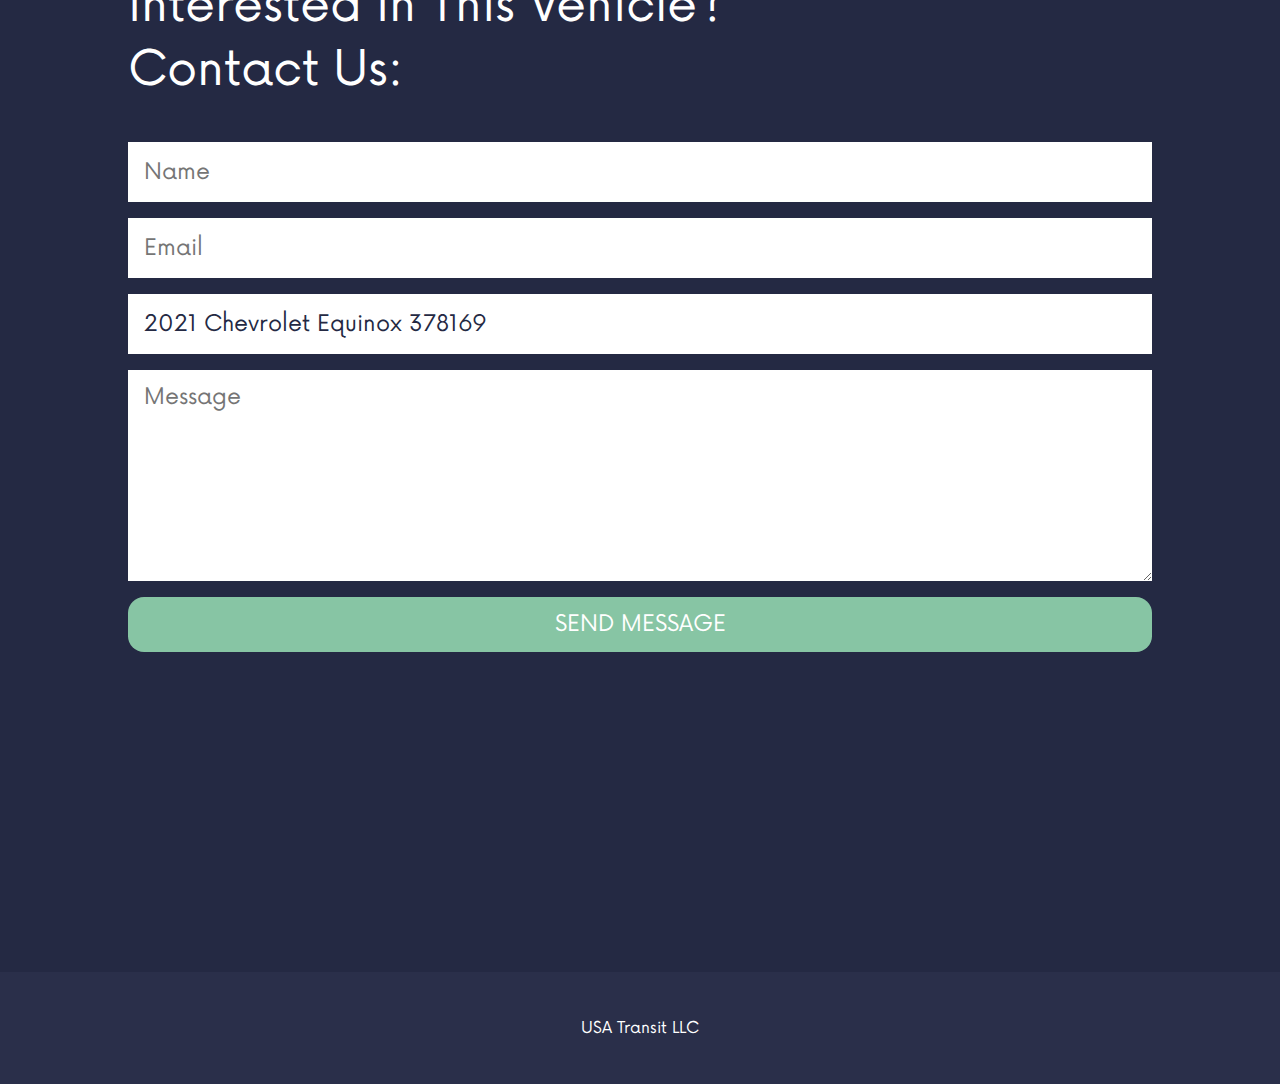
<file: pages/378169.html>
<!DOCTYPE html>
<html lang="en">

<head>
	<title lang="en">USA Transit LLC</title>
	<link href="../favicon.ico" rel="icon" type="image/x-icon">
	<link href="../favicon.ico" rel="icon" type="image/x-icon" media="(prefers-color-scheme: light)">
	<link href="../favicon_white.ico" rel="icon" type="image/x-icon" media="(prefers-color-scheme: dark)">
	<meta charset="utf-8" />
	<meta name="viewport" content="width=device-width, initial-scale=1" />
	<link rel="stylesheet" href="../css/main.css" />
</head>

<body>

<article id="nav">
	<div><div><a class="goback" href="https://www.usatransit.org/inventory.html"><img src="../images/circle-left-regular-full.svg"></a></div></div>
	<div><div><a class="homebutton" href="https://www.usatransit.org/">USA Transit LLC</a></div></div>
	<div><div></div></div>
</article>

<article id="photopagetop">
	<img src="../vehicles/378169/378169_1025.jpg">
	<div>
		<h1>2021</h1>
		<h1>Chevrolet</h1>
		<h1>Equinox</h1>
		<h1>98,349 Miles</h1>
		<h1>$17,000</h1>
	</div>
</article>

<article class="photoheading" id="exteriorphotos">
	<h1>Exterior</h1>
	<div class="photoflexcontainer">
		<img src="../vehicles/378169/378169_1025.jpg">
		<img src="../vehicles/378169/378169_1035.jpg">
		<img src="../vehicles/378169/378169_1005.jpg">
		<img src="../vehicles/378169/378169_1015.jpg">
		<img src="../vehicles/378169/378169_1020.jpg">
		<img src="../vehicles/378169/378169_1000.jpg">
	</div>
</article>

<article class="photoheading" id="interiorphotos">
	<h1>Interior</h1>
	<div class="photoflexcontainer">
		<img src="../vehicles/378169/378169_2010.jpg">
		<img src="../vehicles/378169/378169_2025.jpg">
		<img src="../vehicles/378169/378169_2015.jpg">
		<img src="../vehicles/378169/378169_2030.jpg">
		<img src="../vehicles/378169/378169_2035.jpg">
		<img src="../vehicles/378169/378169_2050.jpg">
		<img src="../vehicles/378169/378169_2040.jpg">
		<img src="../vehicles/378169/378169_2055.jpg">
		<img src="../vehicles/378169/378169_2065.jpg">
		<img src="../vehicles/378169/378169_2060.jpg">
		<img src="../vehicles/378169/378169_2000.jpg">
		<img src="../vehicles/378169/378169_2070.jpg">
	</div>
	<div class="photoflexcontainer vert">
		<img src="../vehicles/378169/378169_2020.jpg">
		<img src="../vehicles/378169/378169_2045.jpg">
	</div>
</article>

<article class="photoheading" id="otherphotos">
	<h1>Other</h1>
	<div class="photoflexcontainer">
		<img src="../vehicles/378169/378169_3000.jpg">
		<img src="../vehicles/378169/378169_3005.jpg">
		<img src="../vehicles/378169/378169_2005.jpg">
		<img src="../vehicles/378169/378169_3010.jpg">
	</div>
</article>

<article class="contactform" id="contact">
	<h3>Interested In This Vehicle?</h3>
	<h3>Contact Us:</h3>
	<form action="https://api.web3forms.com/submit" method="POST">
		<div class="contactflexcontainer">
			<!-- Replace with your Access Key -->
			<input type="hidden" name="access_key" value="21371584-3aa6-446a-8b07-a23f1f2bc452">
			<!-- Form Inputs. Each input must have a name="" attribute -->
			<input type="text" name="name" placeholder="Name" required>
			<input type="email" name="email" placeholder="Email" required>
			<input type="subject" name="subject" value="2021 Chevrolet Equinox 378169" readonly required>
			<textarea name="message" placeholder="Message" rows="8" required></textarea>
			<!-- Honeypot Spam Protection -->
			<input type="checkbox" name="botcheck" class="hidden" style="display: none;">
			<!-- Custom Confirmation / Success Page -->
			<input type="hidden" name="redirect" value="https://usatransit.org/thanks.html">
			<button type="submit">SEND MESSAGE</button>
		</div>
	</form>
</article>

<article id="footer">
	<div class="footer">USA Transit LLC</div>
</article>

</body>
</html>
</file>
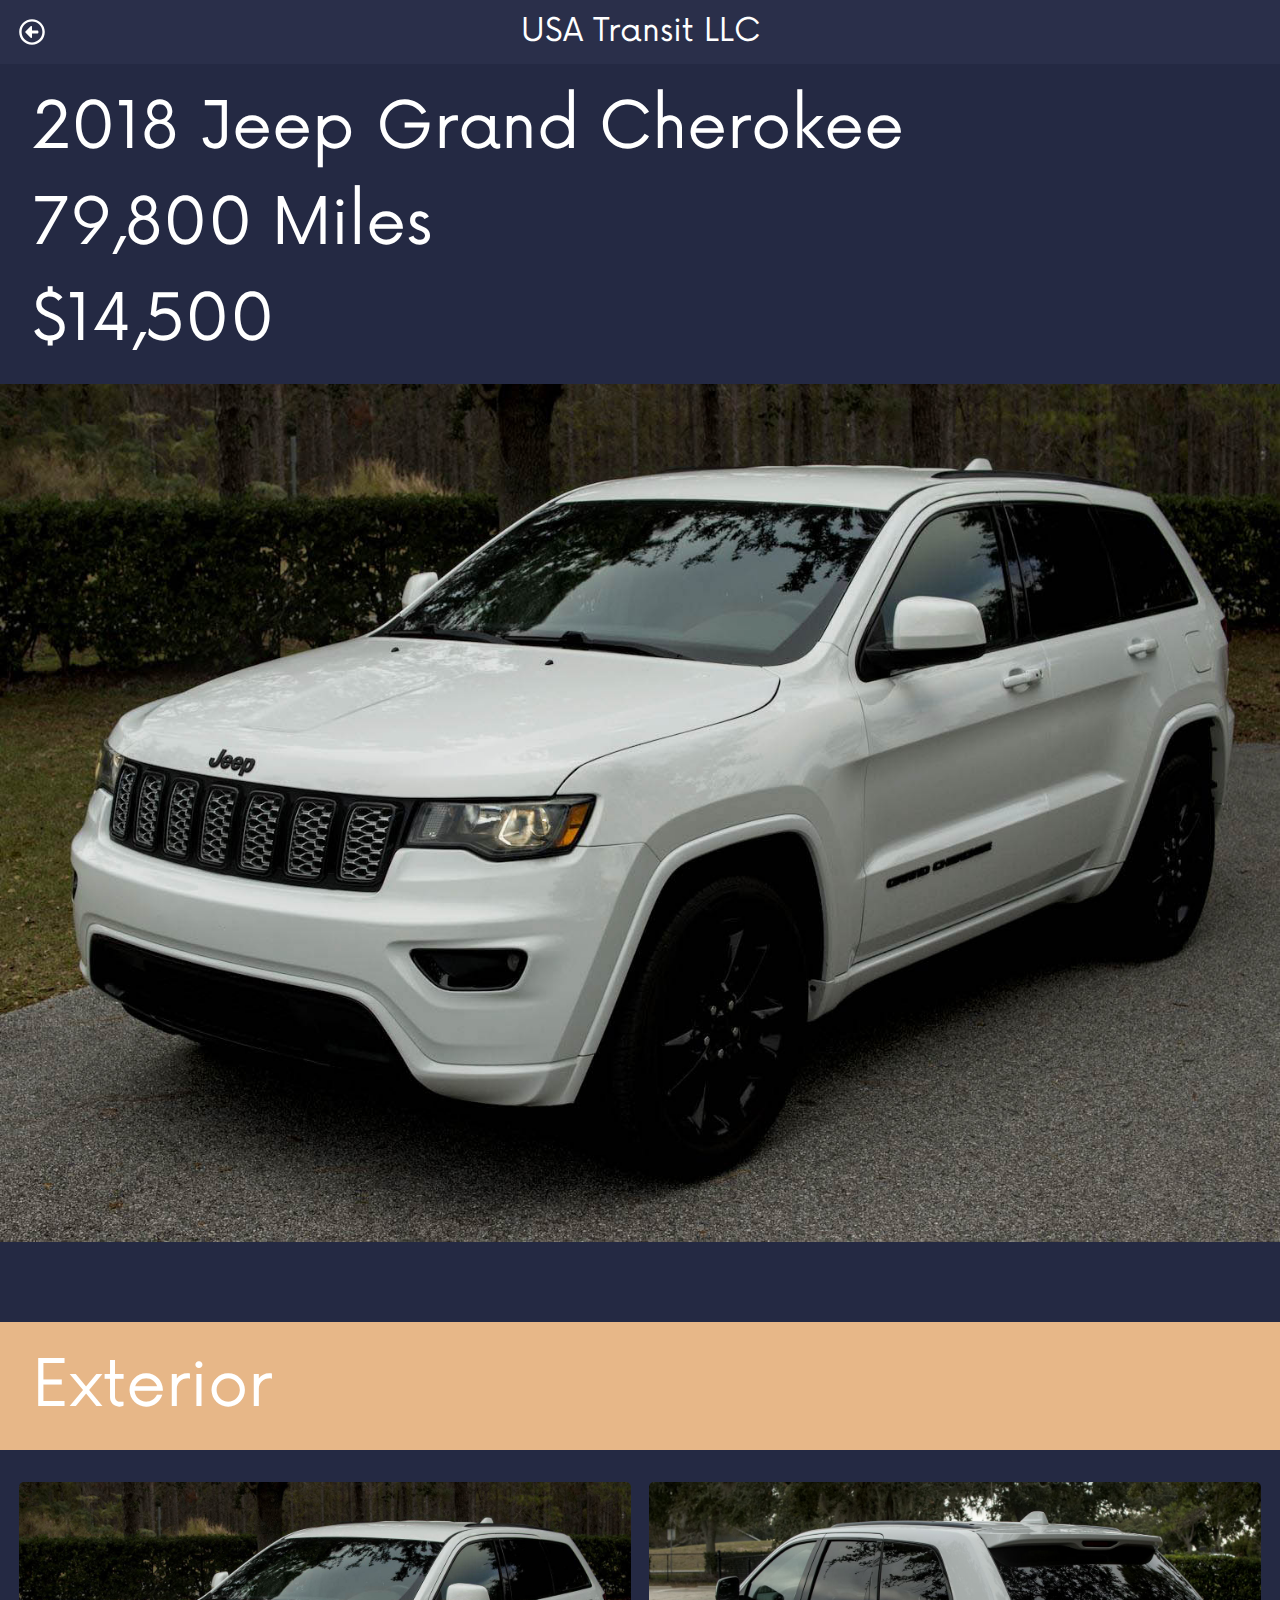
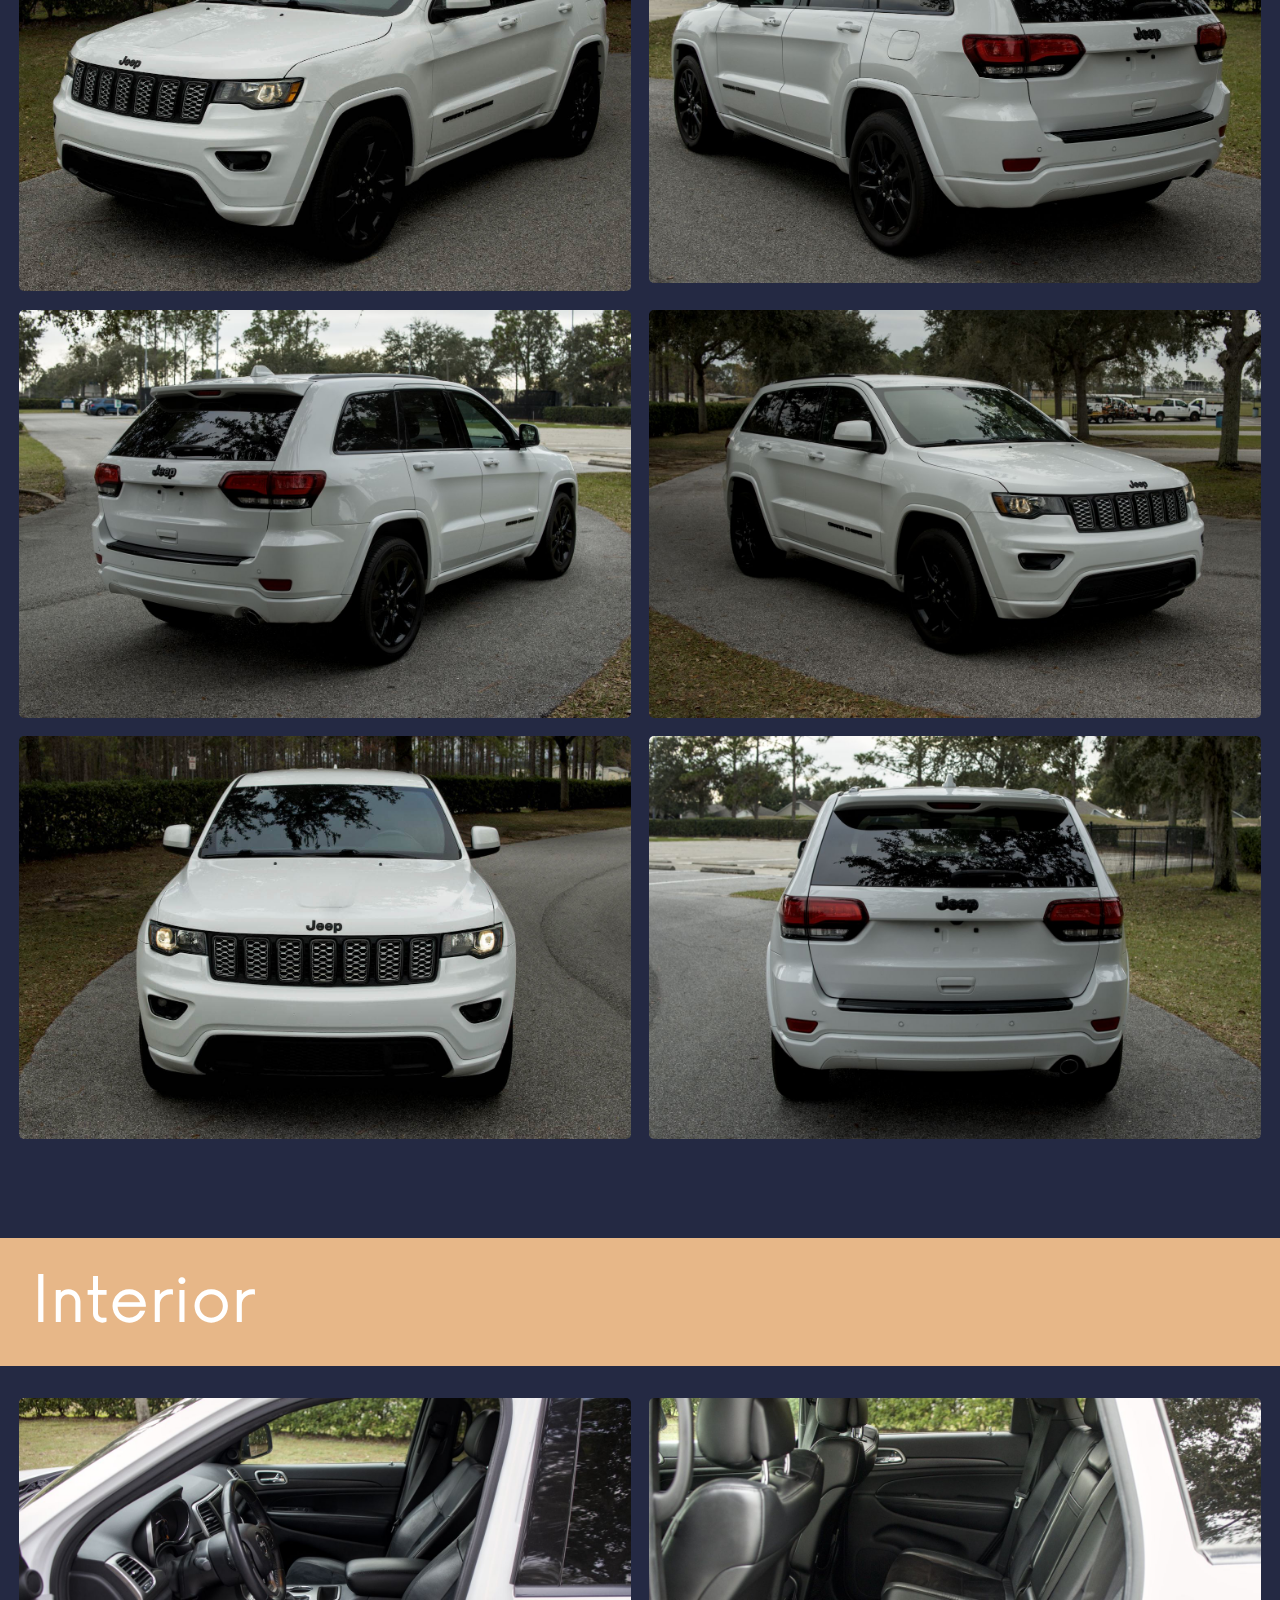
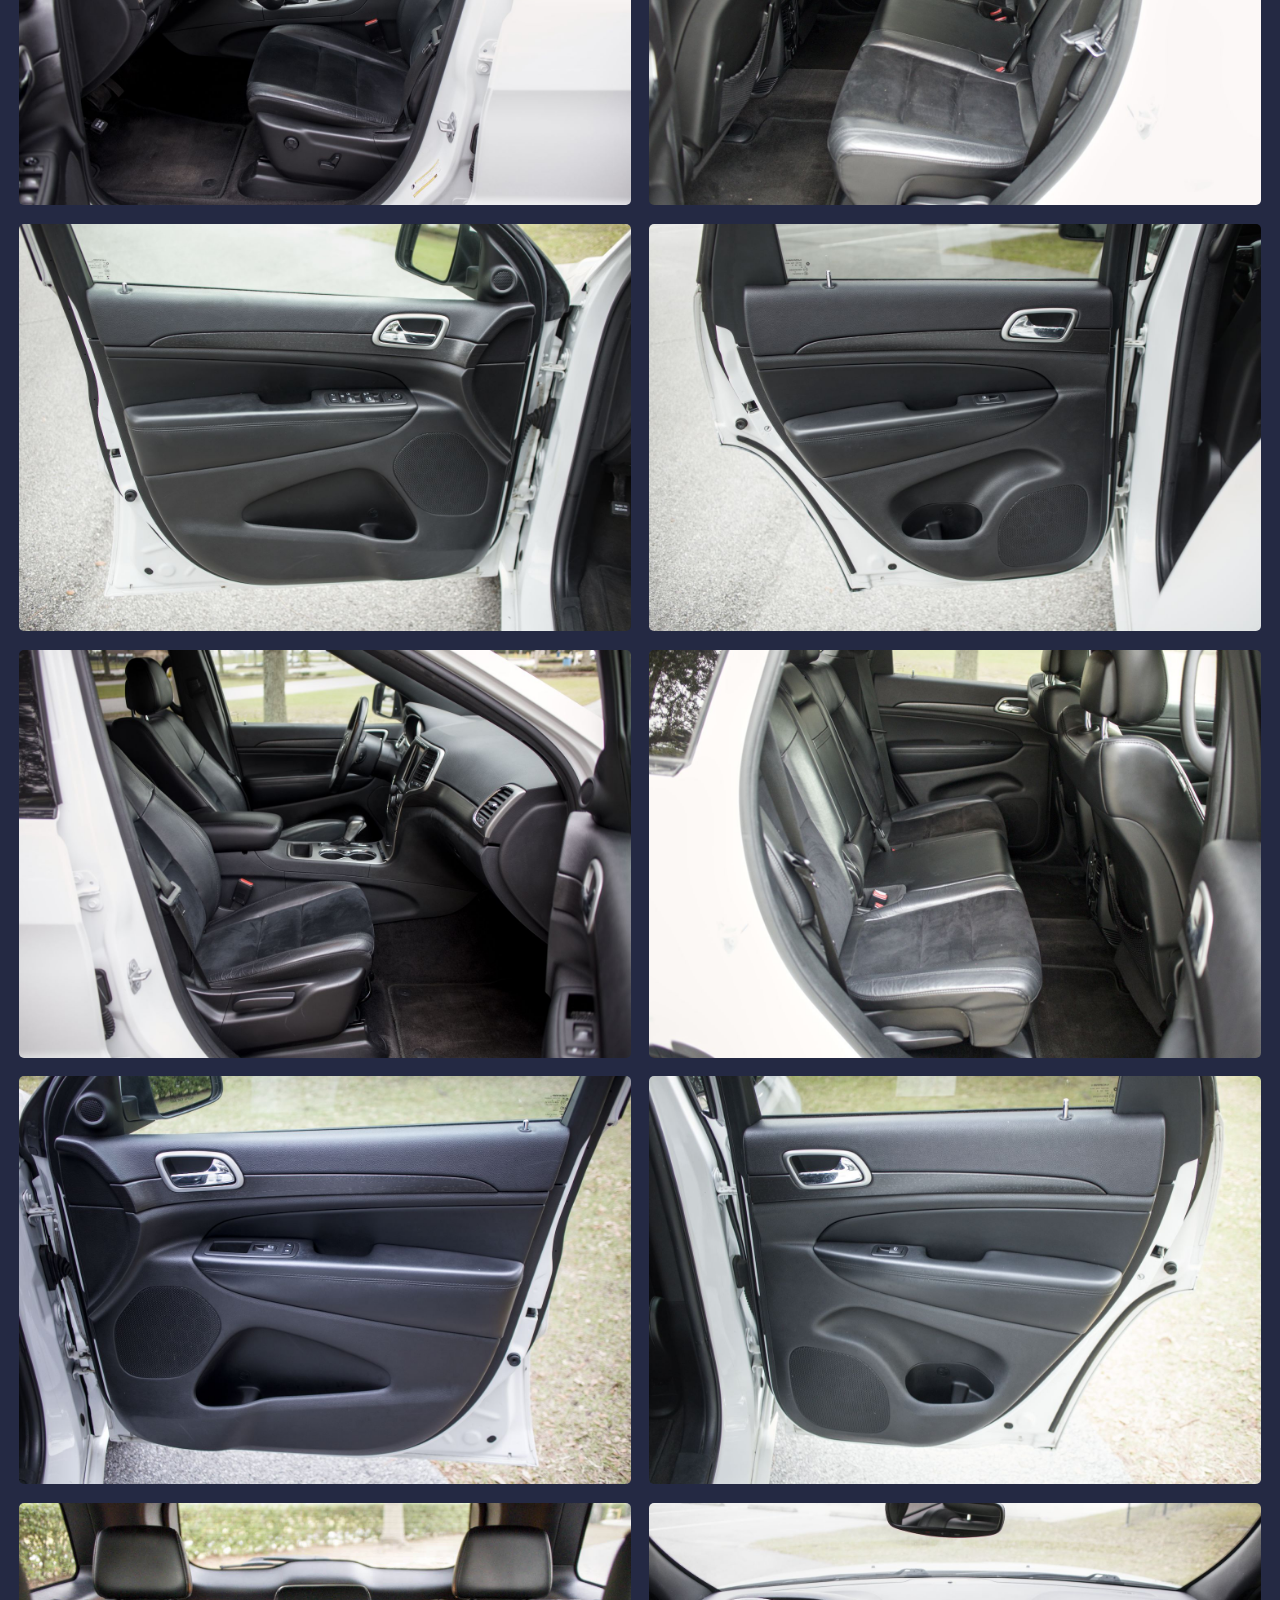
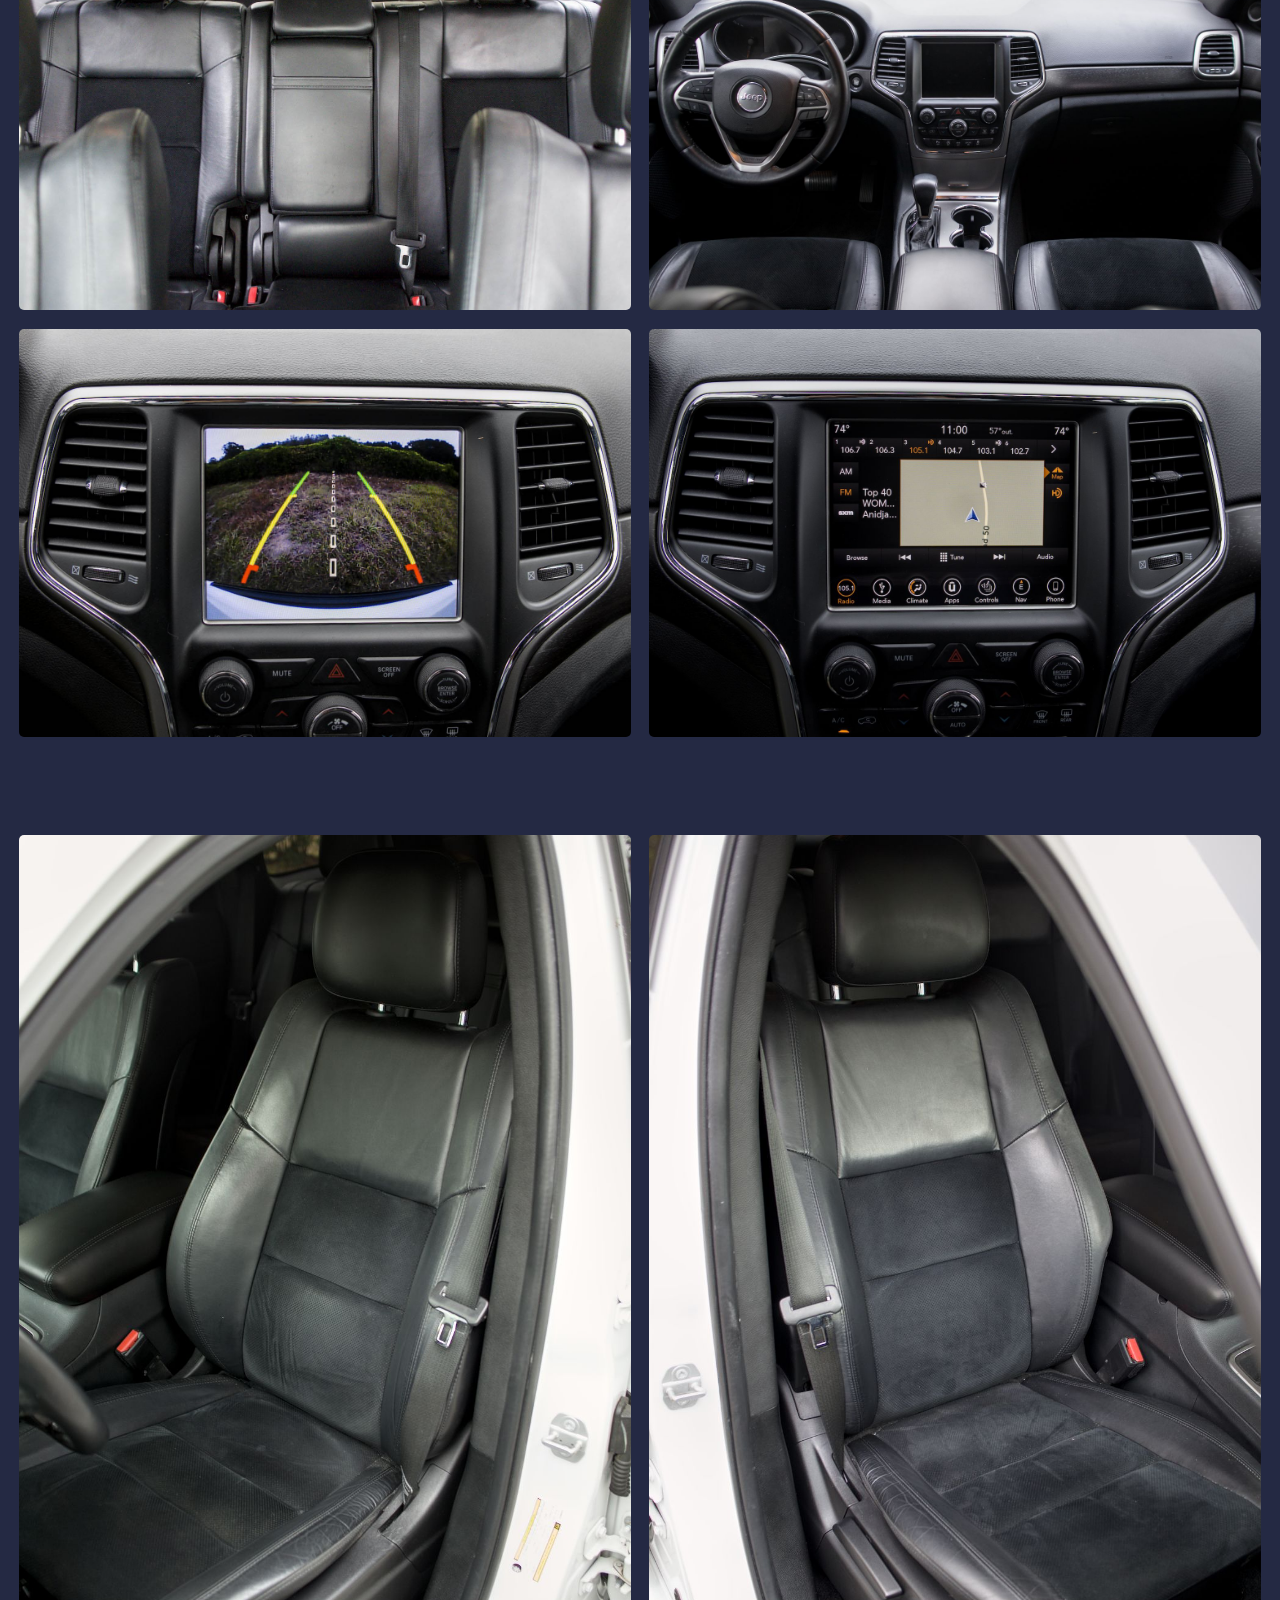
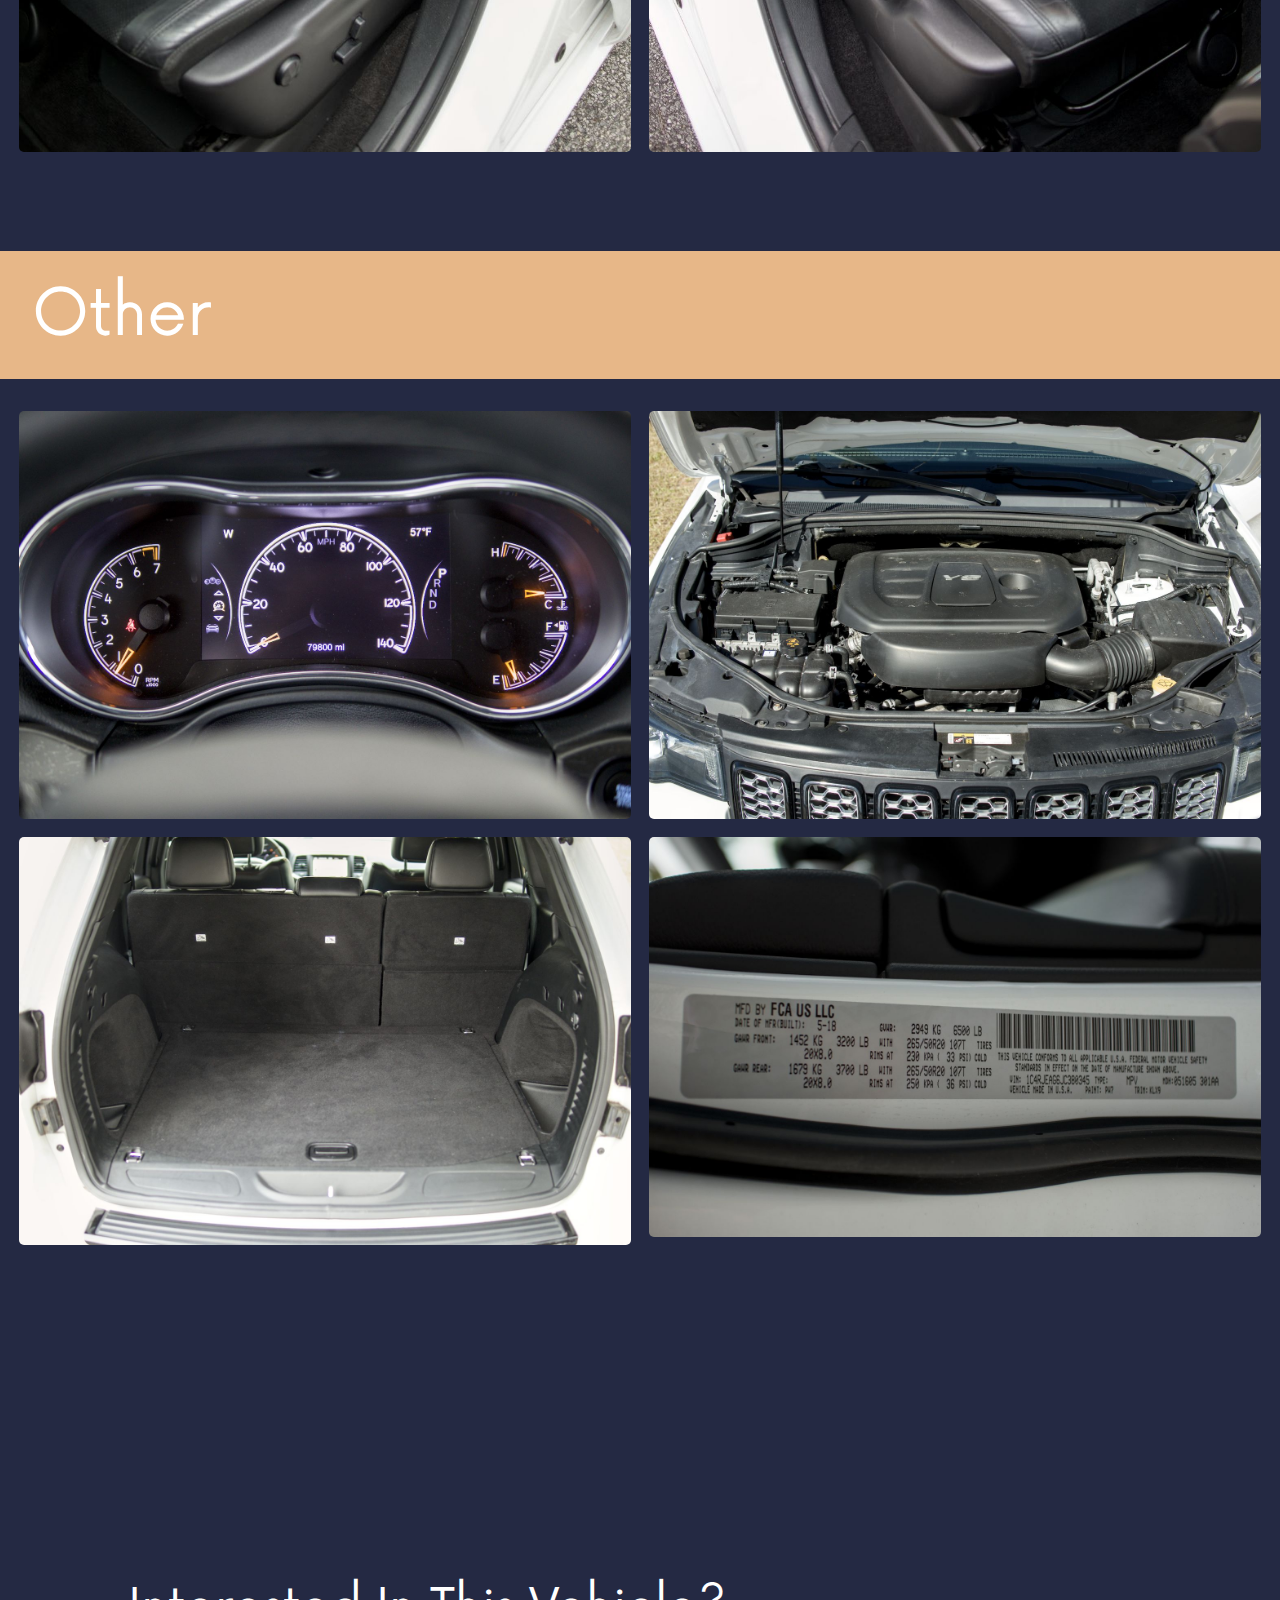
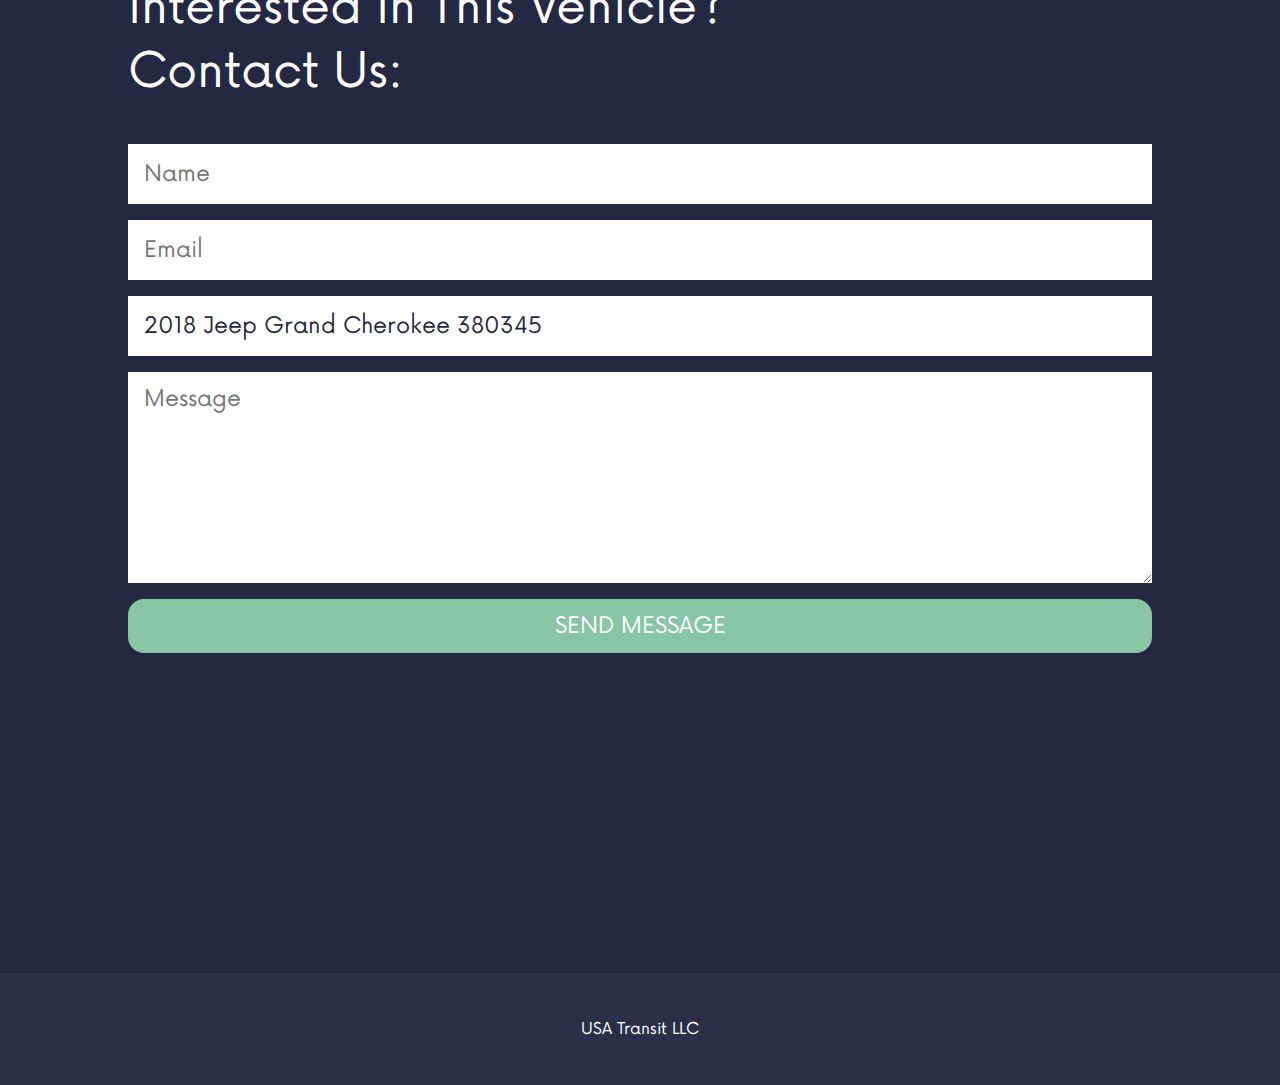
<file: pages/380345.html>
<!DOCTYPE html>
<html lang="en">

<head>
	<title lang="en">USA Transit LLC</title>
	<link href="../favicon.ico" rel="icon" type="image/x-icon">
	<link href="../favicon.ico" rel="icon" type="image/x-icon" media="(prefers-color-scheme: light)">
	<link href="../favicon_white.ico" rel="icon" type="image/x-icon" media="(prefers-color-scheme: dark)">
	<meta charset="utf-8" />
	<meta name="viewport" content="width=device-width, initial-scale=1" />
	<link rel="stylesheet" href="../css/main.css" />
</head>

<body>

<article id="nav">
	<div><div><a class="goback" href="https://www.usatransit.org/inventory.html"><img src="../images/circle-left-regular-full.svg"></a></div></div>
	<div><div><a class="homebutton" href="https://www.usatransit.org/">USA Transit LLC</a></div></div>
	<div><div></div></div>
</article>

<article id="photopagetop">
	<img src="../vehicles/380345/380345_1005.jpg">
	<div>
		<h1>2018</h1>
		<h1>Jeep</h1>
		<h1>Grand Cherokee</h1>
		<h1>79,800 Miles</h1>
		<h1>$14,500</h1>
	</div>
</article>

<article class="photoheading" id="exteriorphotos">
	<h1>Exterior</h1>
	<div class="photoflexcontainer">
		<img src="../vehicles/380345/380345_1005.jpg">
		<img src="../vehicles/380345/380345_1015.jpg">
		<img src="../vehicles/380345/380345_1025.jpg">
		<img src="../vehicles/380345/380345_1035.jpg">
		<img src="../vehicles/380345/380345_1000.jpg">
		<img src="../vehicles/380345/380345_1020.jpg">
	</div>
</article>

<article class="photoheading" id="interiorphotos">
	<h1>Interior</h1>
	<div class="photoflexcontainer">
		<img src="../vehicles/380345/380345_2015.jpg">
		<img src="../vehicles/380345/380345_2030.jpg">
		<img src="../vehicles/380345/380345_2020.jpg">
		<img src="../vehicles/380345/380345_2035.jpg">
		<img src="../vehicles/380345/380345_2040.jpg">
		<img src="../vehicles/380345/380345_2055.jpg">
		<img src="../vehicles/380345/380345_2045.jpg">
		<img src="../vehicles/380345/380345_2060.jpg">
		<img src="../vehicles/380345/380345_2070.jpg">
		<img src="../vehicles/380345/380345_2065.jpg">
		<img src="../vehicles/380345/380345_2000.jpg">
		<img src="../vehicles/380345/380345_2005.jpg">
	</div>
	<div class="photoflexcontainer vert">
		<img src="../vehicles/380345/380345_2025.jpg">
		<img src="../vehicles/380345/380345_2050.jpg">
	</div>
</article>

<article class="photoheading" id="otherphotos">
	<h1>Other</h1>
	<div class="photoflexcontainer">
		<img src="../vehicles/380345/380345_3000.jpg">
		<img src="../vehicles/380345/380345_3010.jpg">
		<img src="../vehicles/380345/380345_2010.jpg">
		<img src="../vehicles/380345/380345_3005.jpg">
	</div>
</article>

<article class="contactform" id="contact">
	<h3>Interested In This Vehicle?</h3>
	<h3>Contact Us:</h3>
	<form action="https://api.web3forms.com/submit" method="POST">
		<div class="contactflexcontainer">
			<!-- Replace with your Access Key -->
			<input type="hidden" name="access_key" value="21371584-3aa6-446a-8b07-a23f1f2bc452">
			<!-- Form Inputs. Each input must have a name="" attribute -->
			<input type="text" name="name" placeholder="Name" required>
			<input type="email" name="email" placeholder="Email" required>
			<input type="subject" name="subject" value="2018 Jeep Grand Cherokee 380345" readonly required>
			<textarea name="message" placeholder="Message" rows="8" required></textarea>
			<!-- Honeypot Spam Protection -->
			<input type="checkbox" name="botcheck" class="hidden" style="display: none;">
			<!-- Custom Confirmation / Success Page -->
			<input type="hidden" name="redirect" value="https://usatransit.org/thanks.html">
			<button type="submit">SEND MESSAGE</button>
		</div>
	</form>
</article>

<article id="footer">
	<div class="footer">USA Transit LLC</div>
</article>

</body>
</html>
</file>
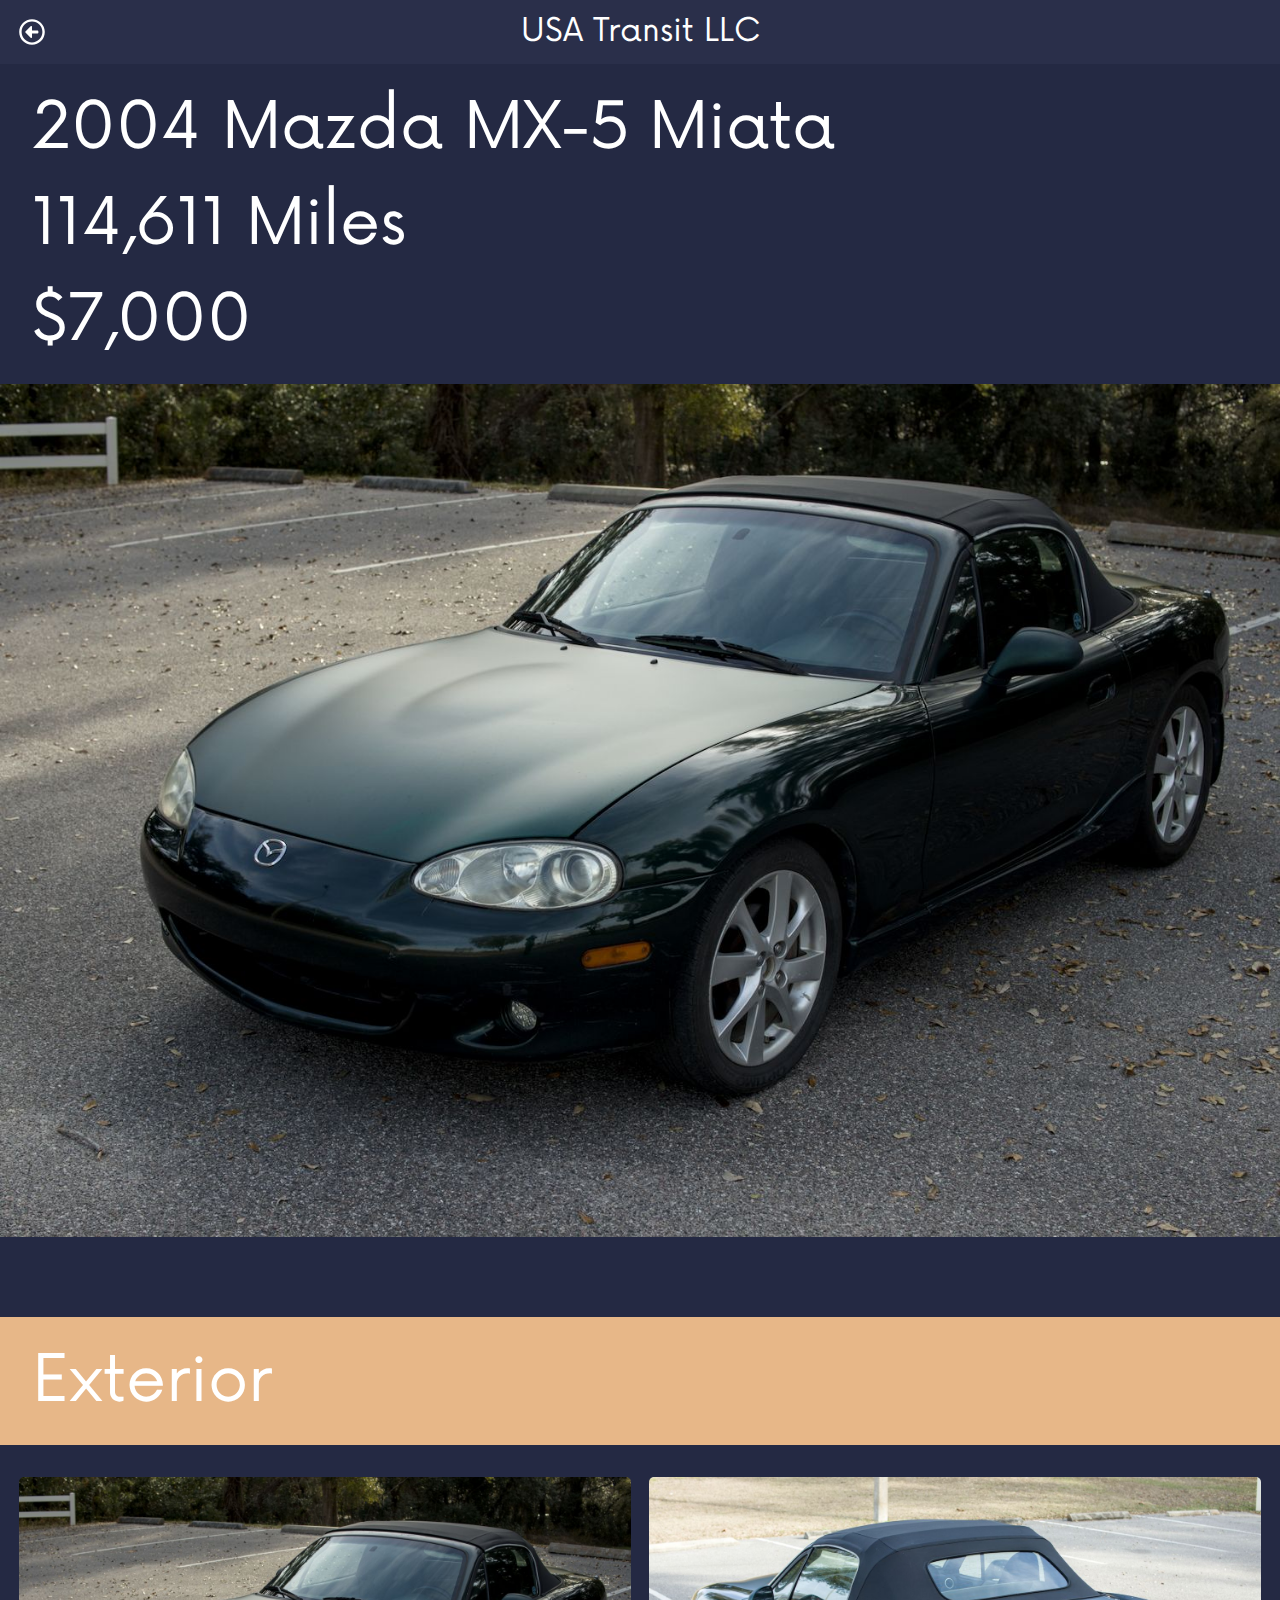
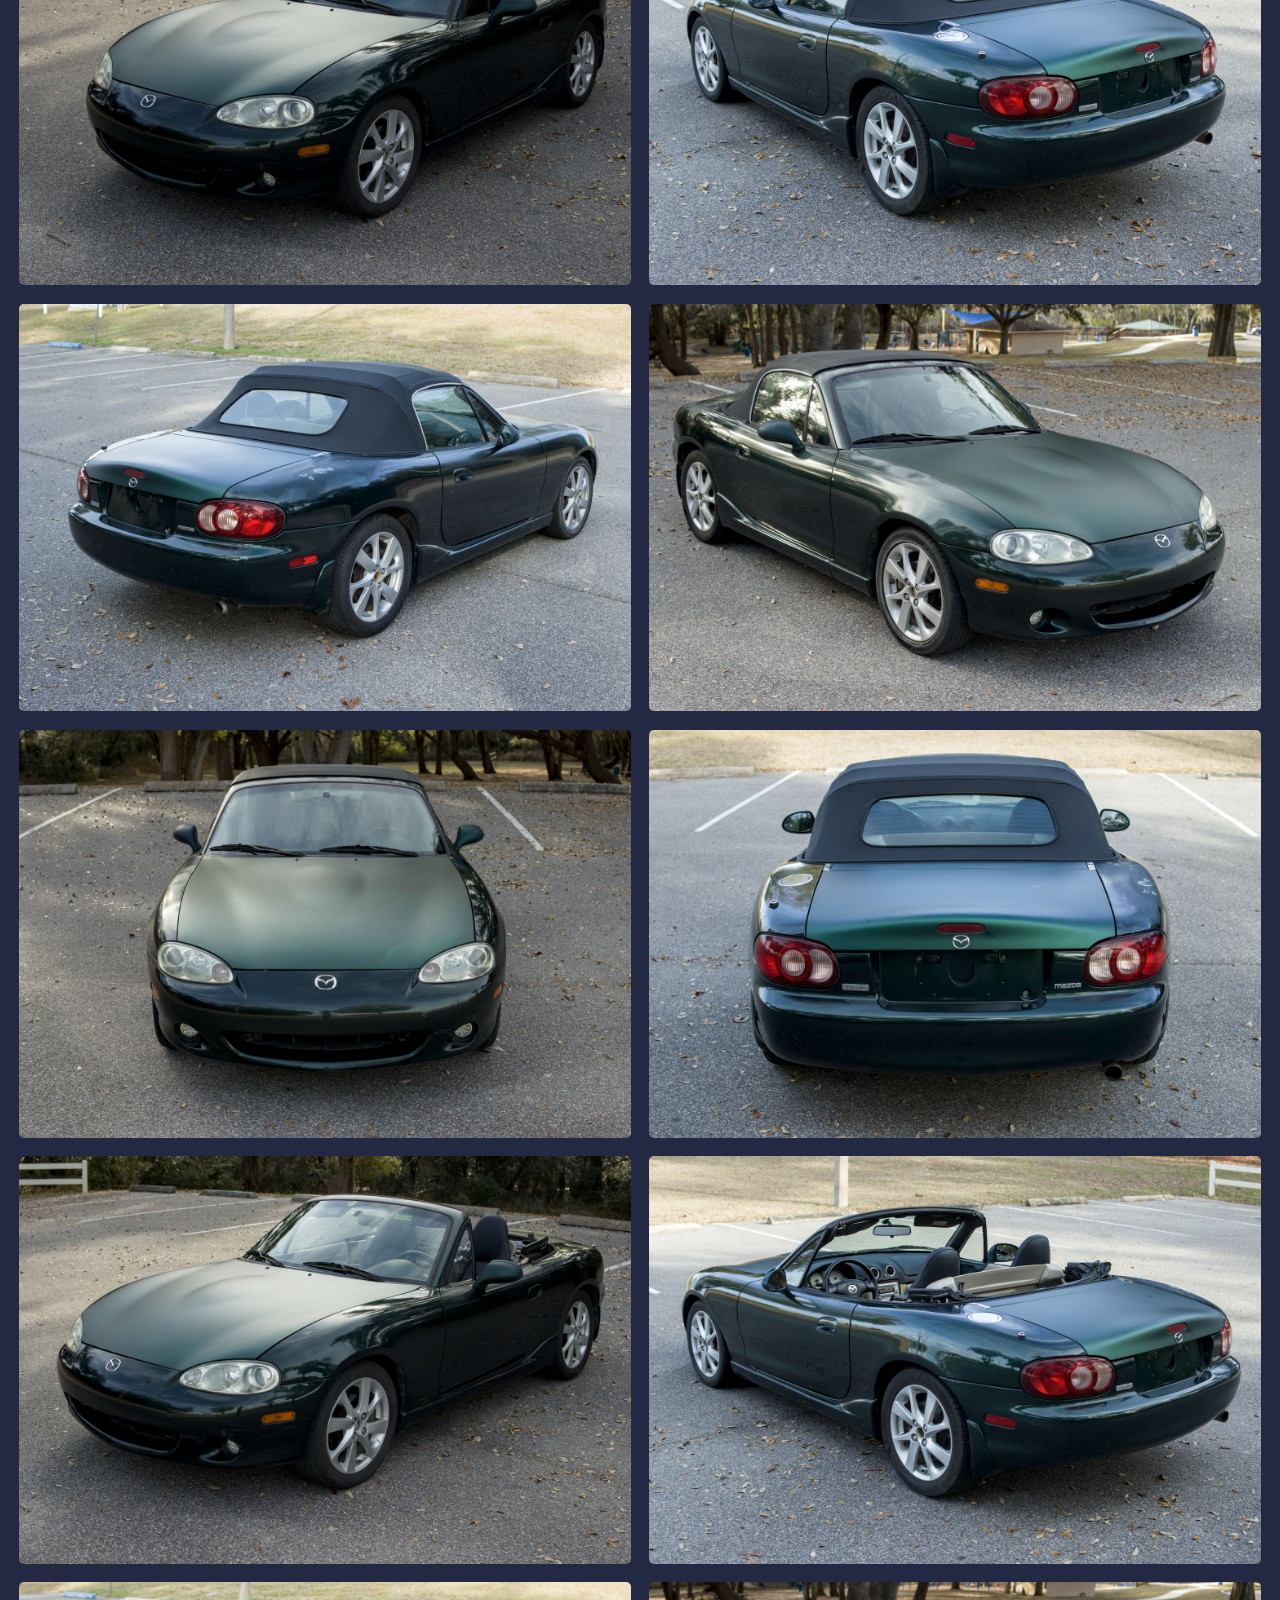
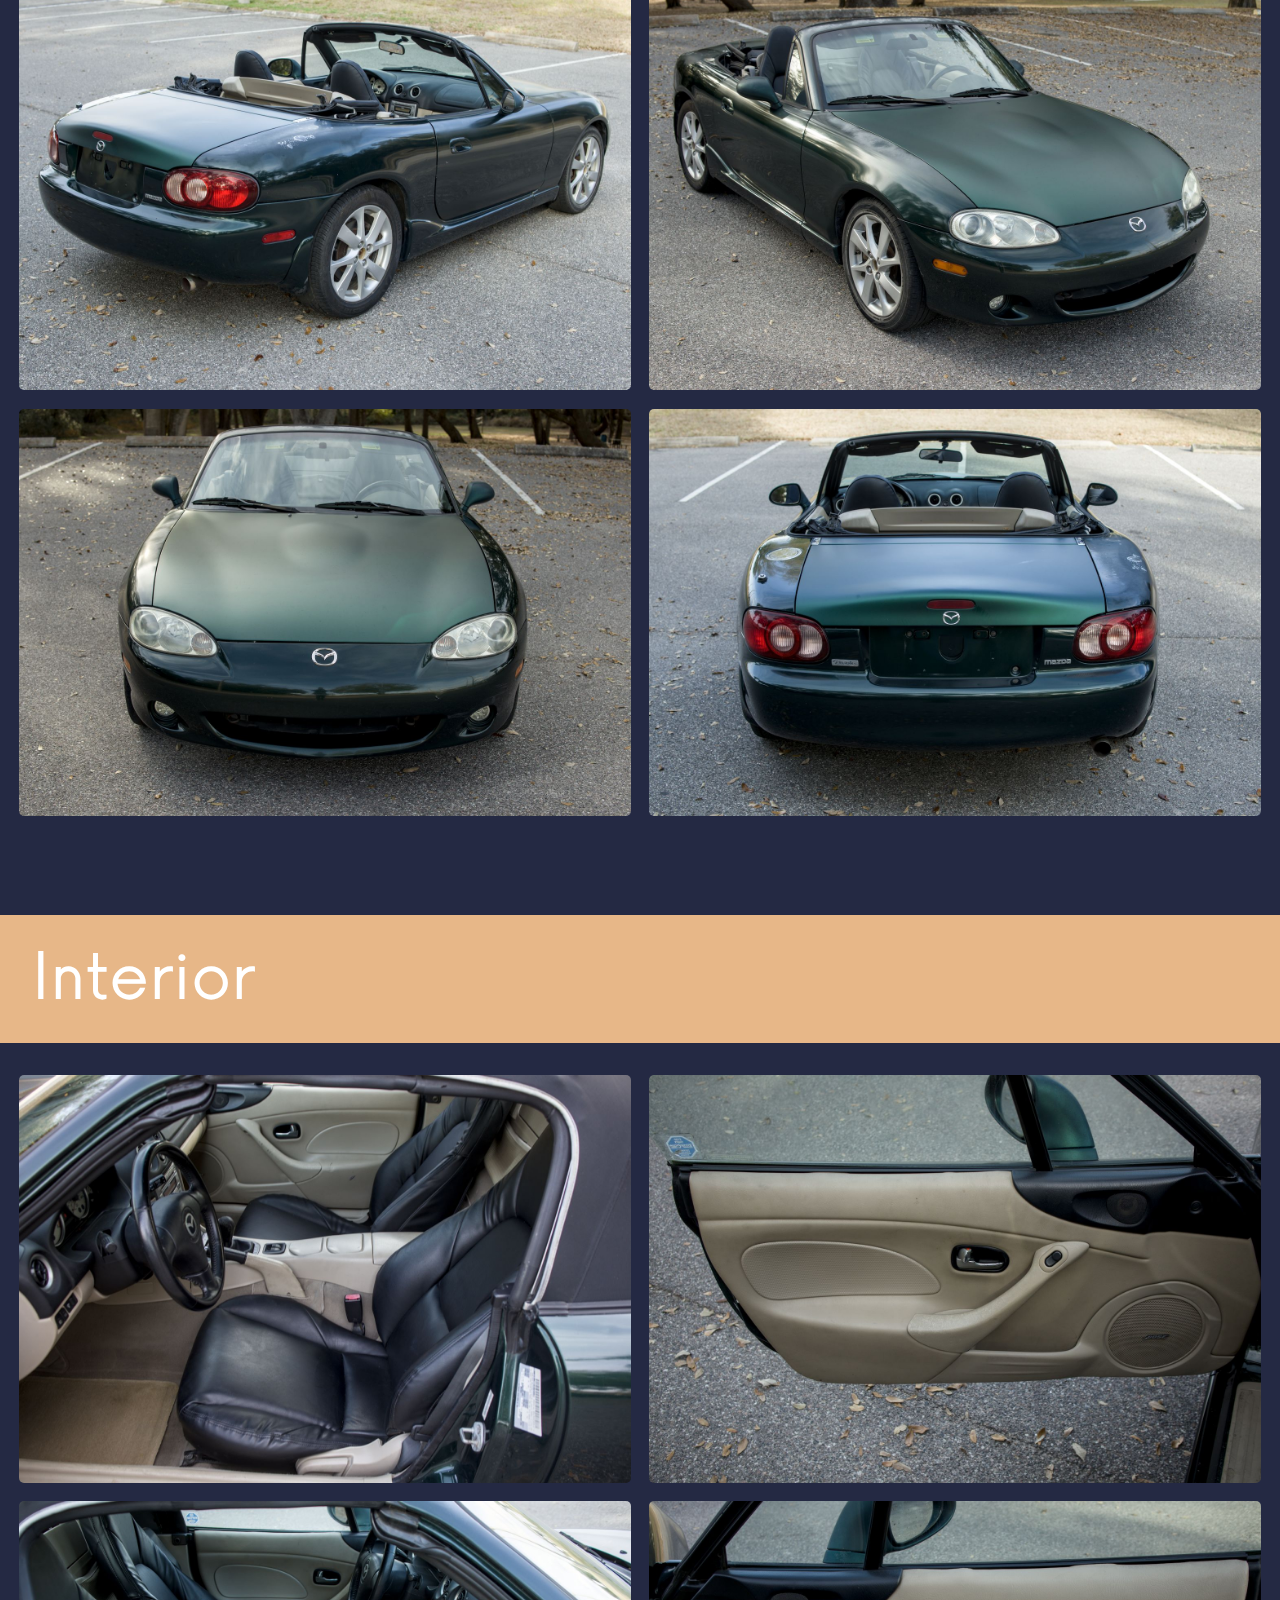
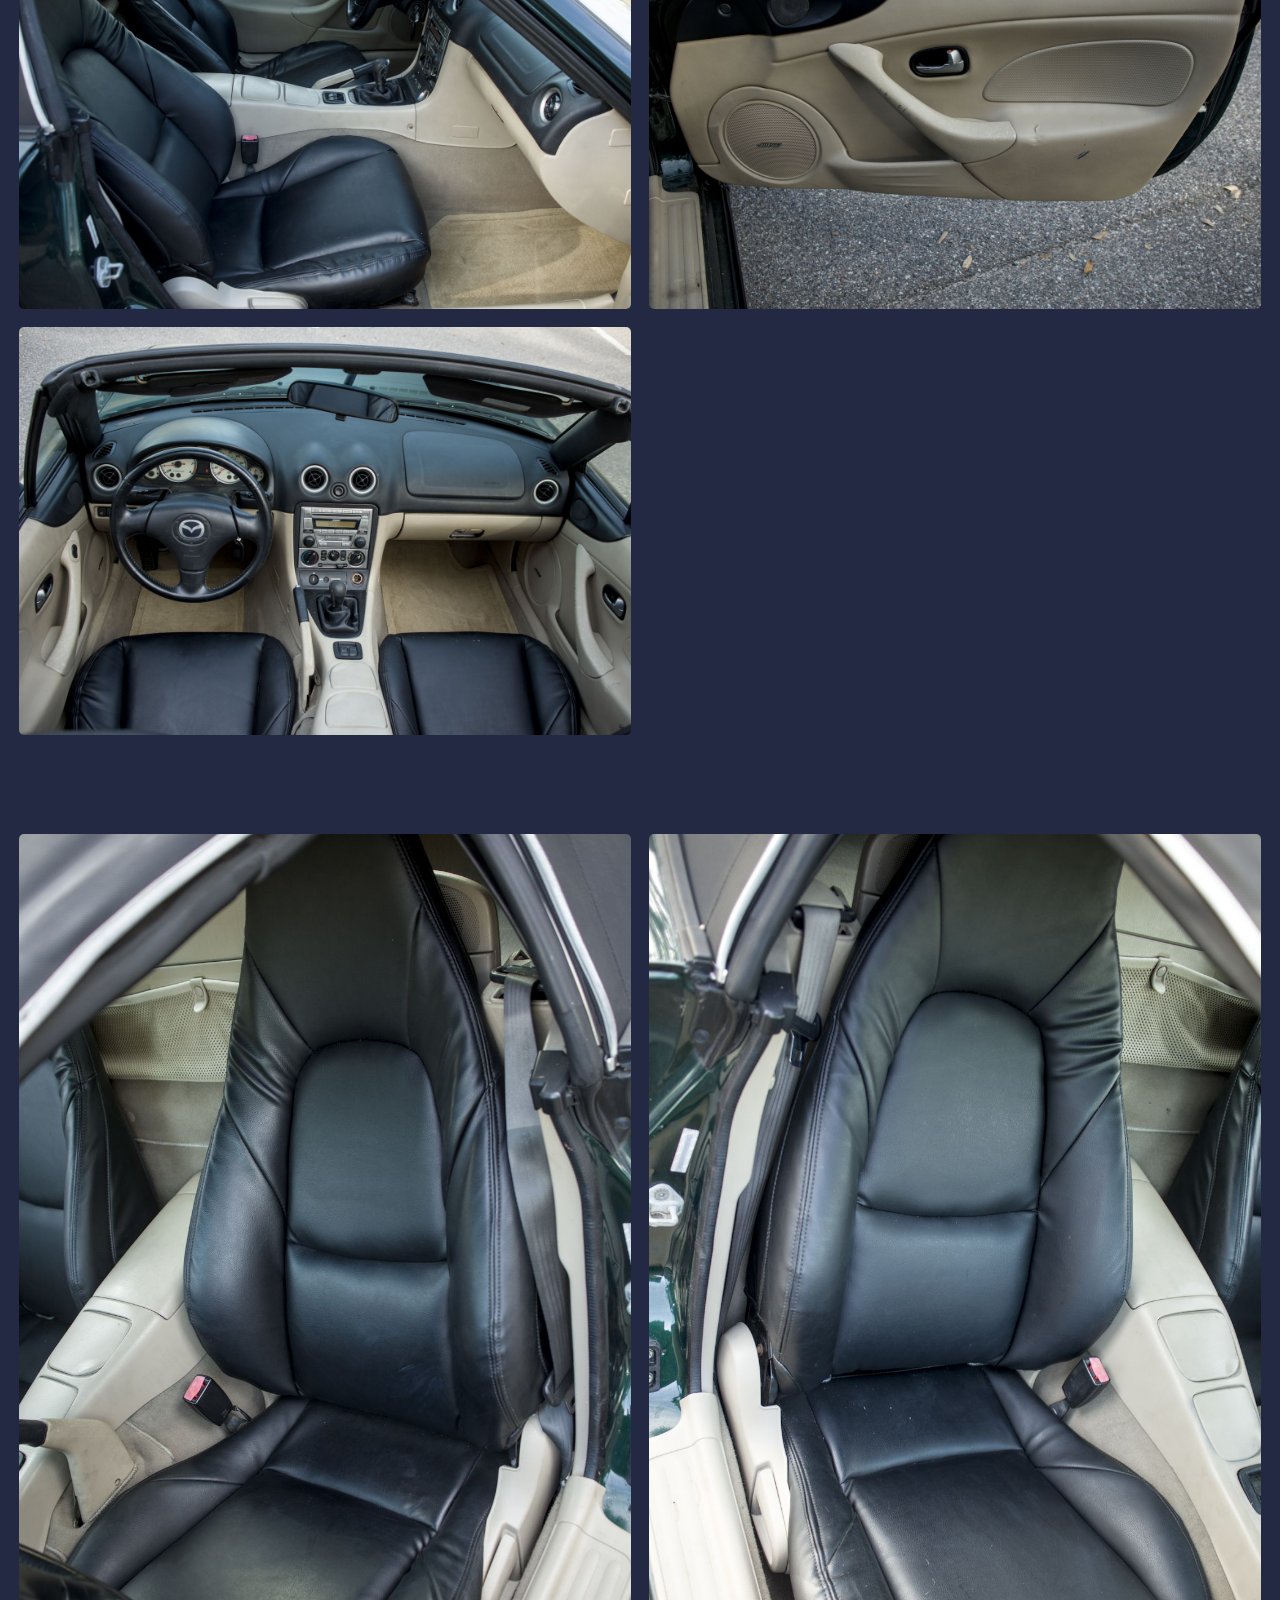
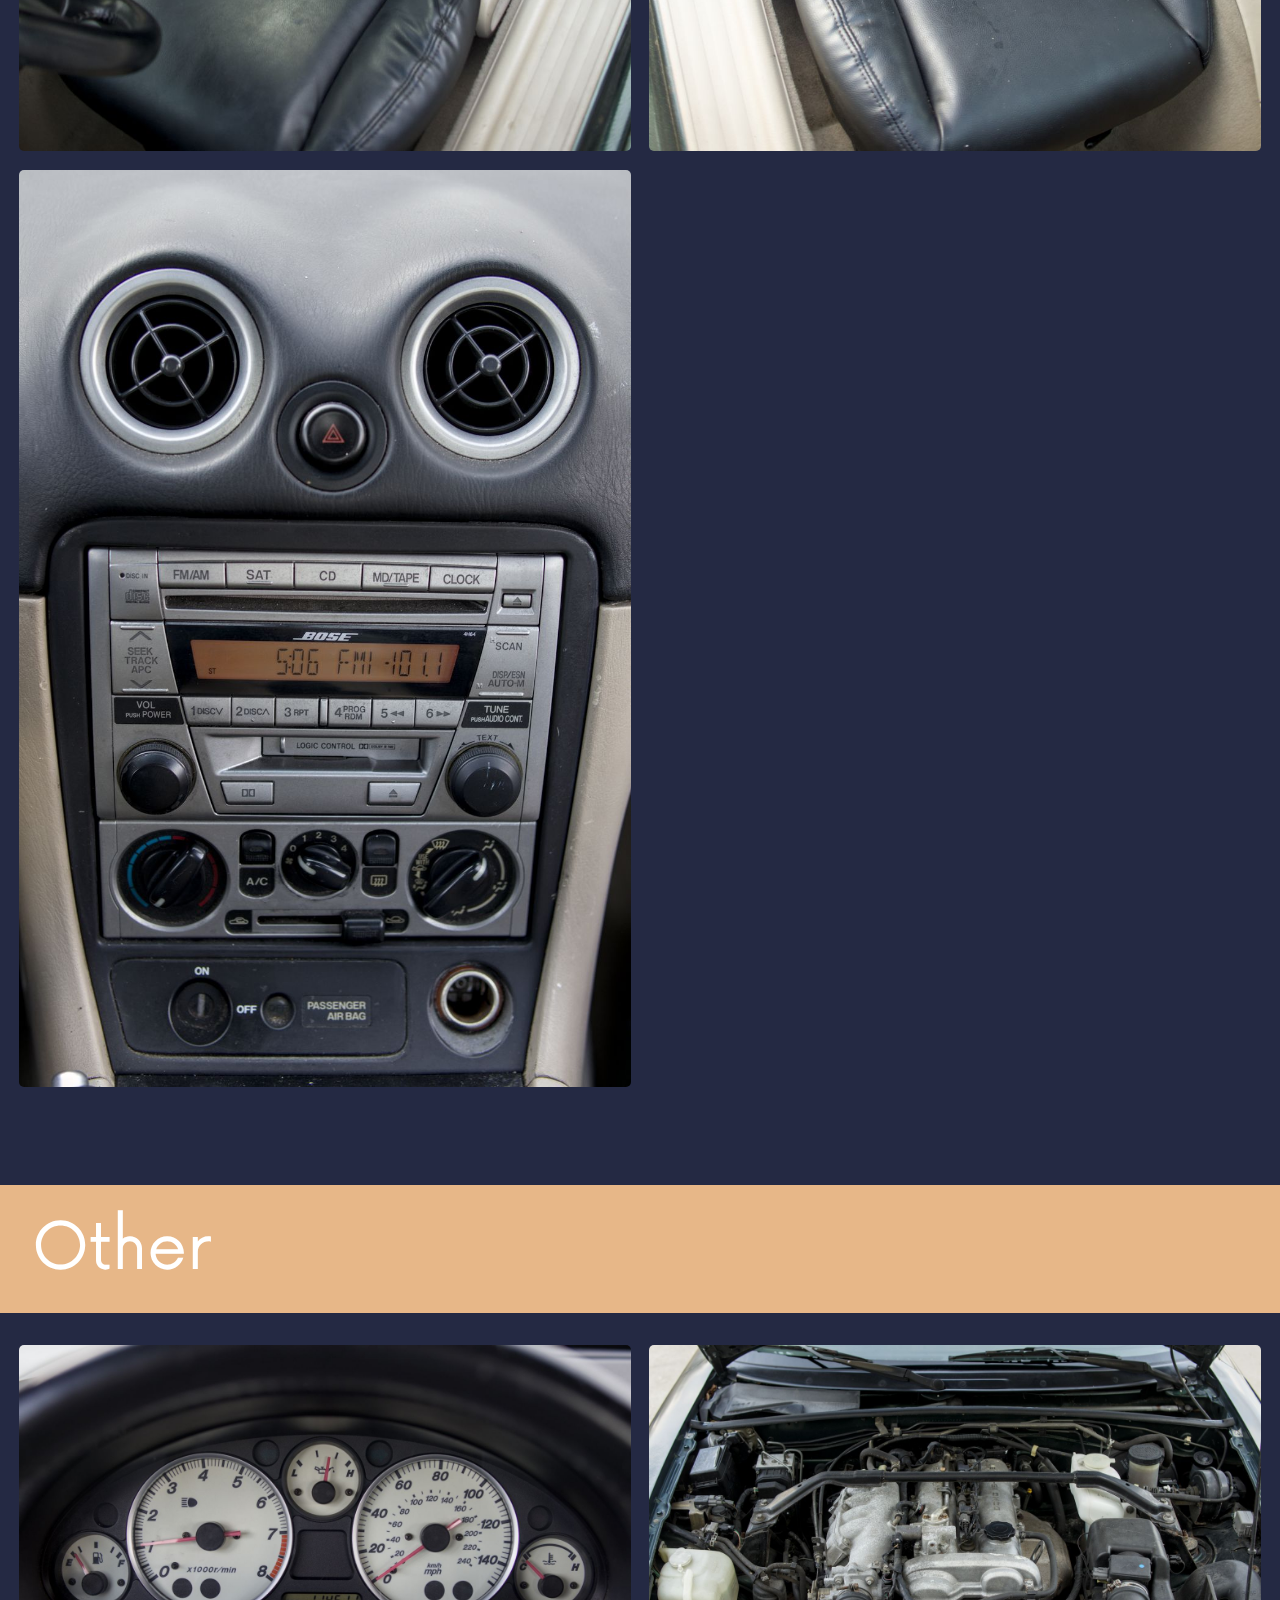
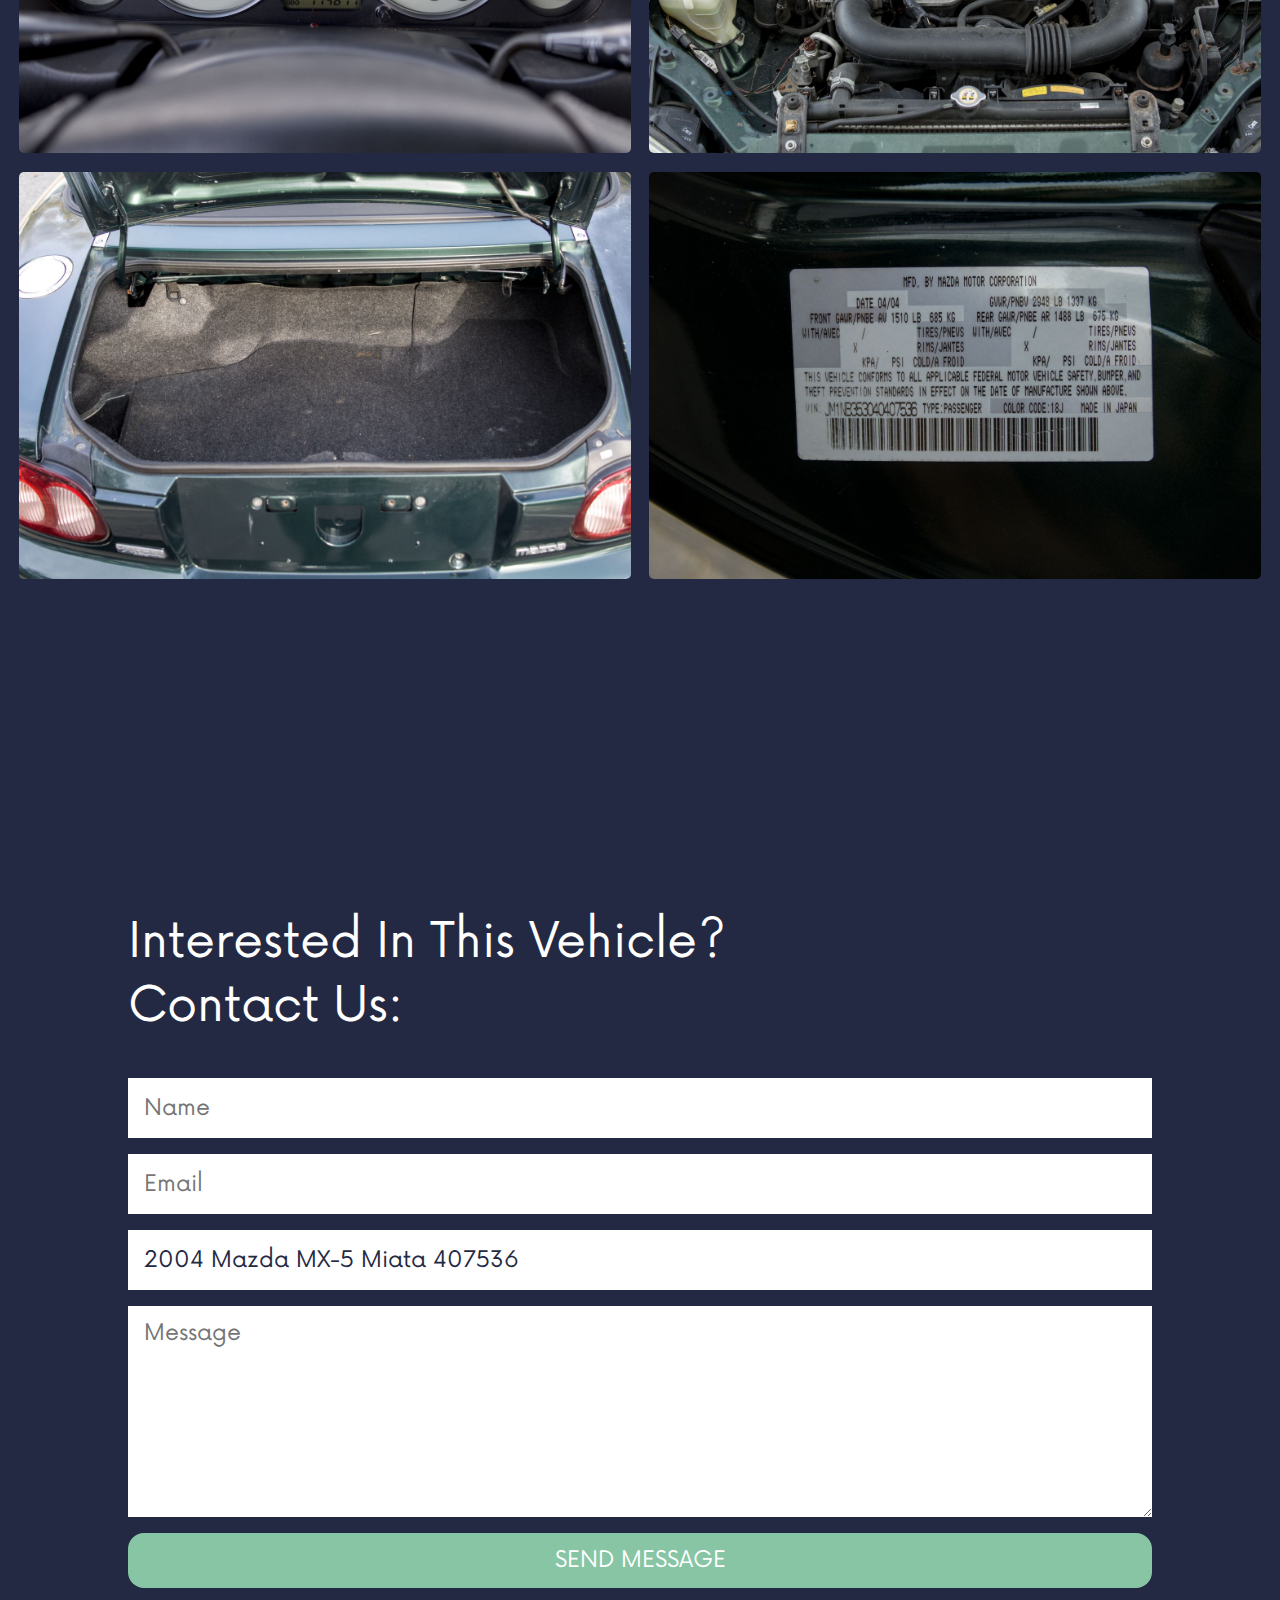
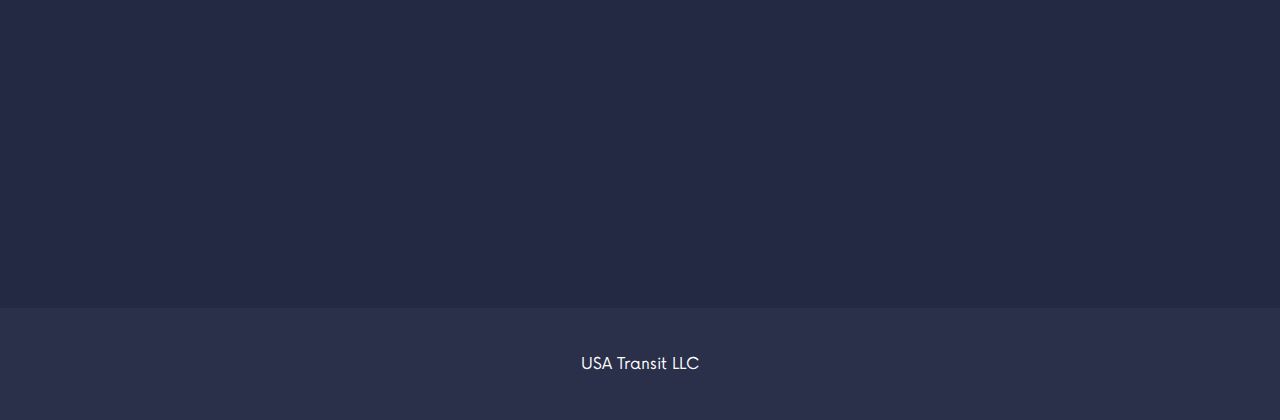
<file: pages/407536.html>
<!DOCTYPE html>
<html lang="en">

<head>
	<title lang="en">USA Transit LLC</title>
	<link href="../favicon.ico" rel="icon" type="image/x-icon">
	<link href="../favicon.ico" rel="icon" type="image/x-icon" media="(prefers-color-scheme: light)">
	<link href="../favicon_white.ico" rel="icon" type="image/x-icon" media="(prefers-color-scheme: dark)">
	<meta charset="utf-8" />
	<meta name="viewport" content="width=device-width, initial-scale=1" />
	<link rel="stylesheet" href="../css/main.css" />
</head>

<body>

<article id="nav">
	<div><div><a class="goback" href="https://www.usatransit.org/inventory.html"><img src="../images/circle-left-regular-full.svg"></a></div></div>
	<div><div><a class="homebutton" href="https://www.usatransit.org/">USA Transit LLC</a></div></div>
	<div><div></div></div>
</article>

<article id="photopagetop">
	<img src="../vehicles/407536/407536_FD.jpg">
	<div>
		<h1>2004</h1>
		<h1>Mazda</h1>
		<h1>MX-5 Miata</h1>
		<h1>114,611 Miles</h1>
		<h1>$7,000</h1>
	</div>
</article>

<article class="photoheading" id="exteriorphotos">
	<h1>Exterior</h1>
	<div class="photoflexcontainer">
		<img src="../vehicles/407536/407536_FD.jpg">
		<img src="../vehicles/407536/407536_RD.jpg">
		<img src="../vehicles/407536/407536_RP.jpg">
		<img src="../vehicles/407536/407536_FP.jpg">
		<img src="../vehicles/407536/407536_F.jpg">
		<img src="../vehicles/407536/407536_R.jpg">
		<img src="../vehicles/407536/407536_FD2.jpg">
		<img src="../vehicles/407536/407536_RD2.jpg">
		<img src="../vehicles/407536/407536_RP2.jpg">
		<img src="../vehicles/407536/407536_FP2.jpg">
		<img src="../vehicles/407536/407536_F2.jpg">
		<img src="../vehicles/407536/407536_R2.jpg">
	</div>
</article>

<article class="photoheading" id="interiorphotos">
	<h1>Interior</h1>
	<div class="photoflexcontainer">
		<img src="../vehicles/407536/407536_FDIN.jpg">
		<img src="../vehicles/407536/407536_FDDOOR.jpg">
		<img src="../vehicles/407536/407536_FPIN.jpg">
		<img src="../vehicles/407536/407536_FPDOOR.jpg">
		<img src="../vehicles/407536/407536_DASH.jpg">
	</div>
	<div class="photoflexcontainer vert">
		<img src="../vehicles/407536/407536_FDSEAT.jpg">
		<img src="../vehicles/407536/407536_FPSEAT.jpg">
		<img src="../vehicles/407536/407536_RADIO.jpg">
	</div>
</article>

<article class="photoheading" id="otherphotos">
	<h1>Other</h1>
	<div class="photoflexcontainer">
		<img src="../vehicles/407536/407536_ODO.jpg">
		<img src="../vehicles/407536/407536_ENG.jpg">
		<img src="../vehicles/407536/407536_TRUNK.jpg">
		<img src="../vehicles/407536/407536_VIN.jpg">
	</div>
</article>

<article class="contactform" id="contact">
	<h3>Interested In This Vehicle?</h3>
	<h3>Contact Us:</h3>
	<form action="https://api.web3forms.com/submit" method="POST">
		<div class="contactflexcontainer">
			<!-- Replace with your Access Key -->
			<input type="hidden" name="access_key" value="21371584-3aa6-446a-8b07-a23f1f2bc452">
			<!-- Form Inputs. Each input must have a name="" attribute -->
			<input type="text" name="name" placeholder="Name" required>
			<input type="email" name="email" placeholder="Email" required>
			<input type="subject" name="subject" value="2004 Mazda MX-5 Miata 407536" readonly required>
			<textarea name="message" placeholder="Message" rows="8" required></textarea>
			<!-- Honeypot Spam Protection -->
			<input type="checkbox" name="botcheck" class="hidden" style="display: none;">
			<!-- Custom Confirmation / Success Page -->
			<input type="hidden" name="redirect" value="https://usatransit.org/thanks.html">
			<button type="submit">SEND MESSAGE</button>
		</div>
	</form>
</article>

<article id="footer">
	<div class="footer">USA Transit LLC</div>
</article>

</body>
</html>
</file>
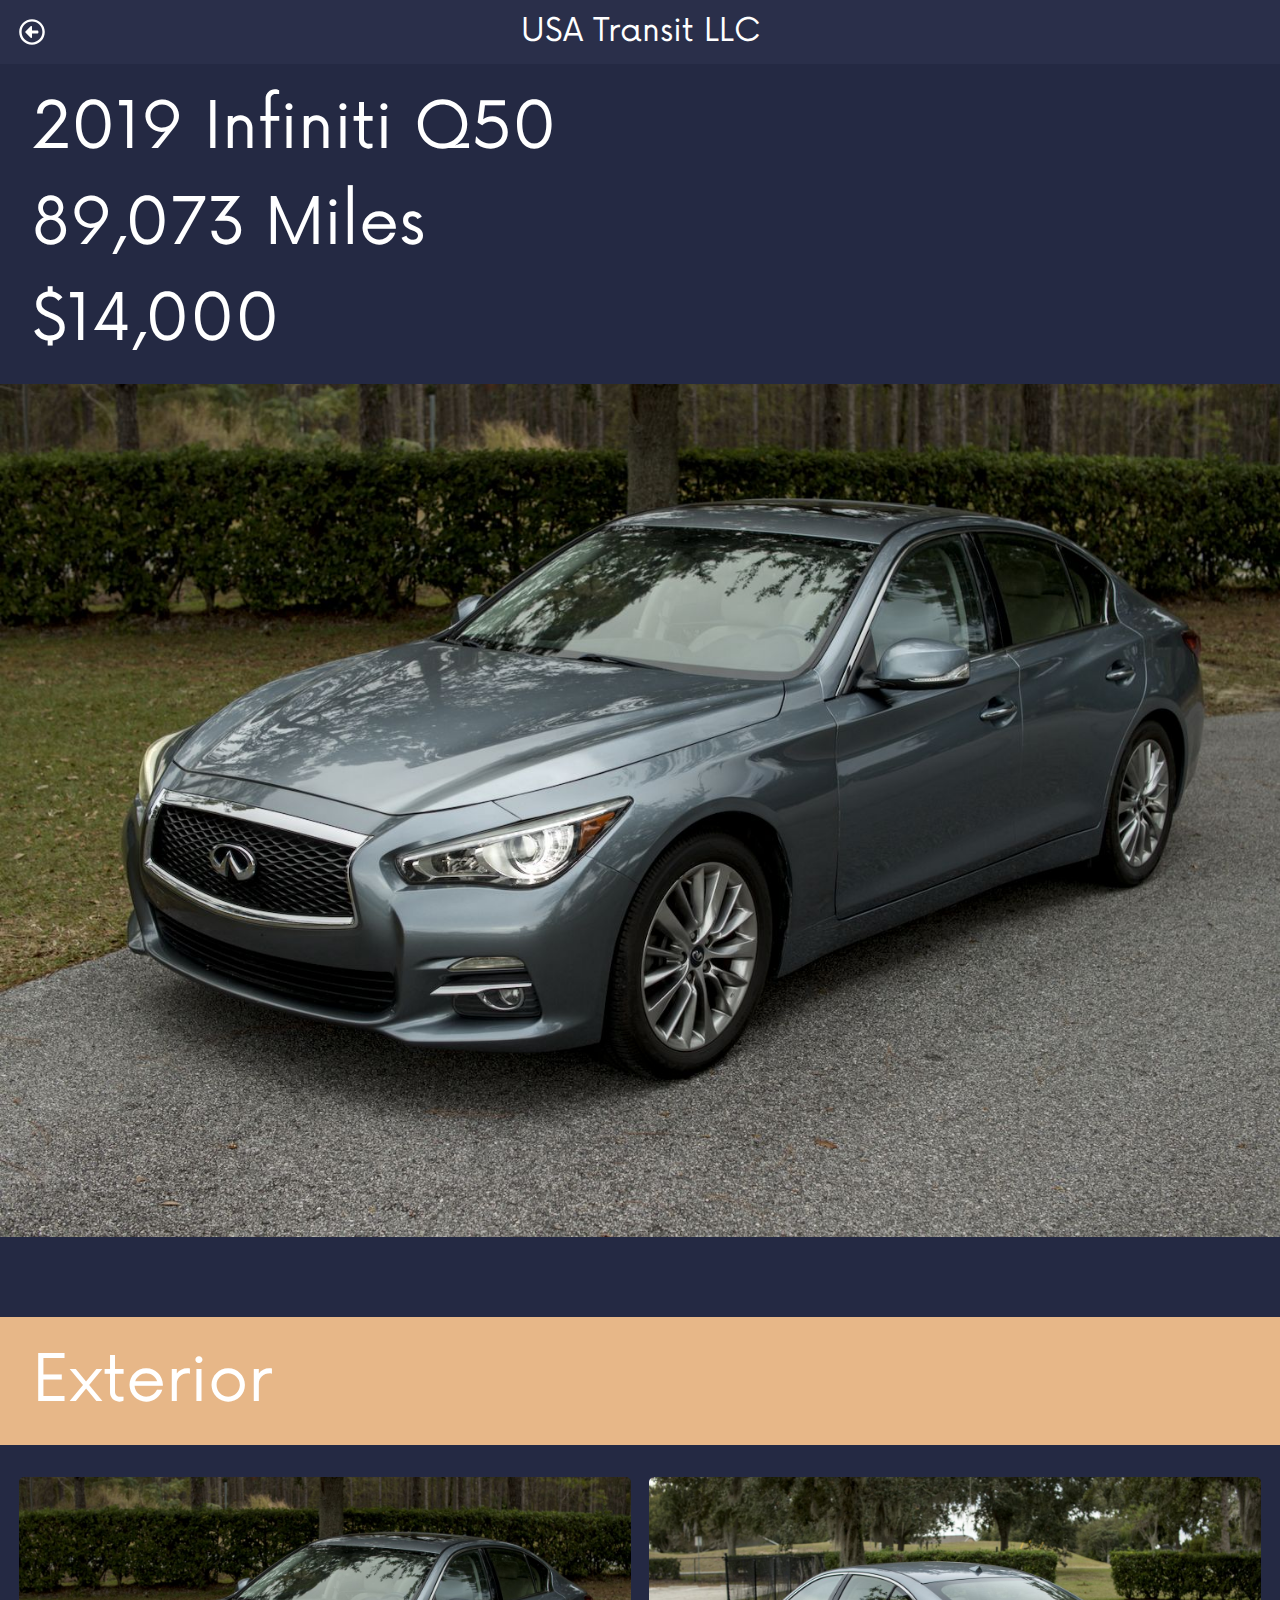
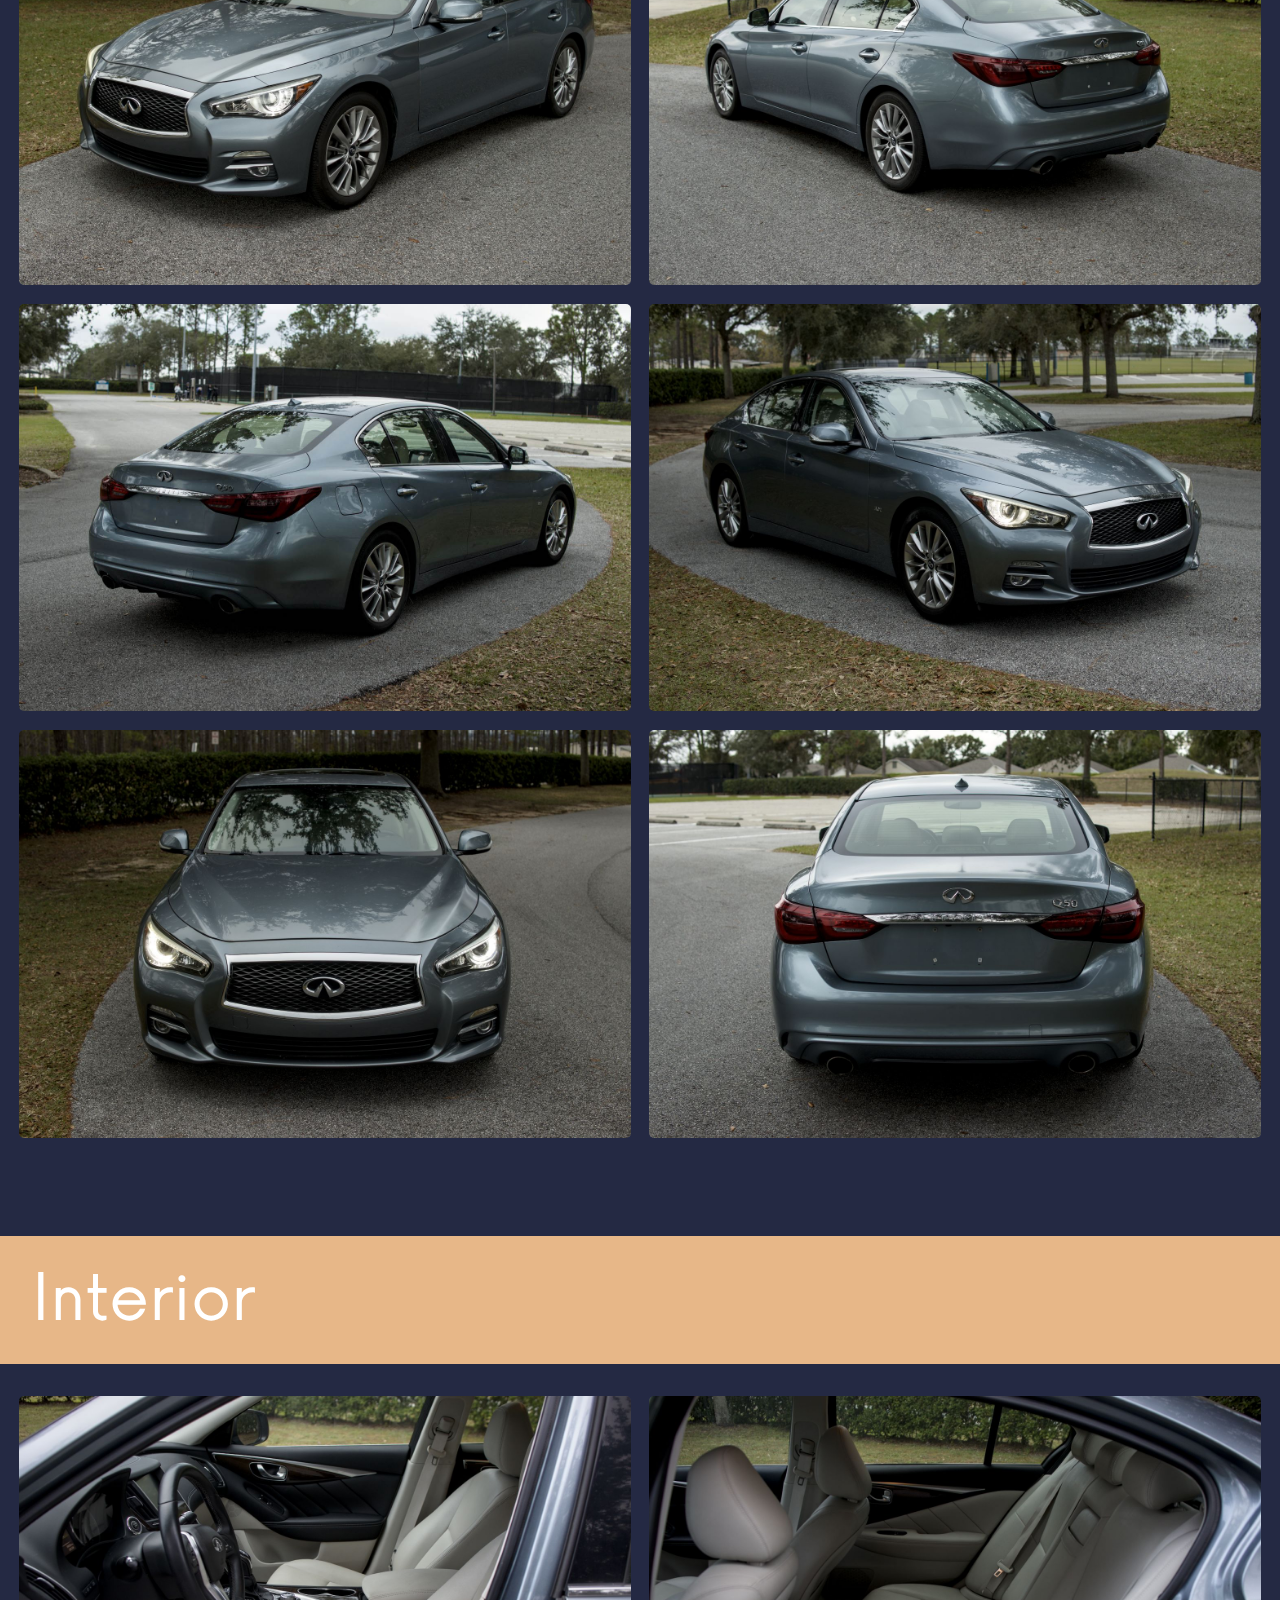
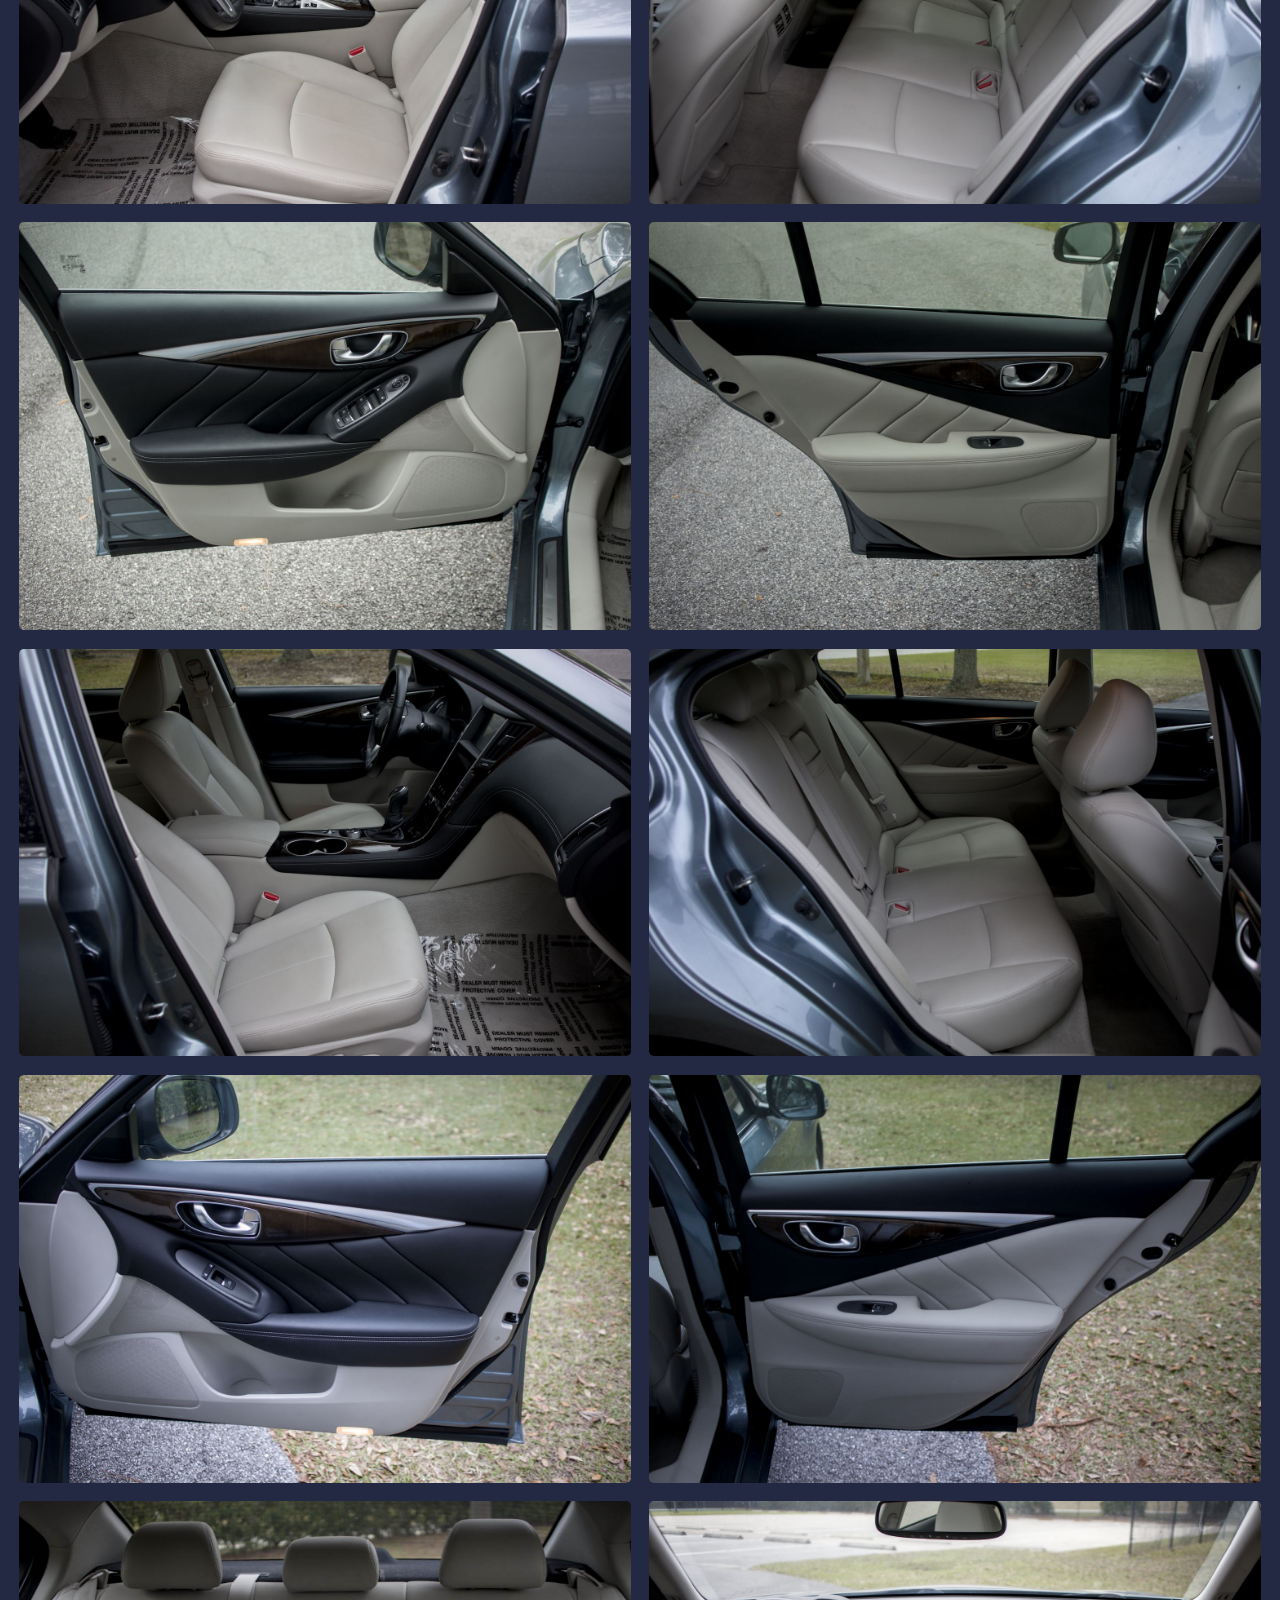
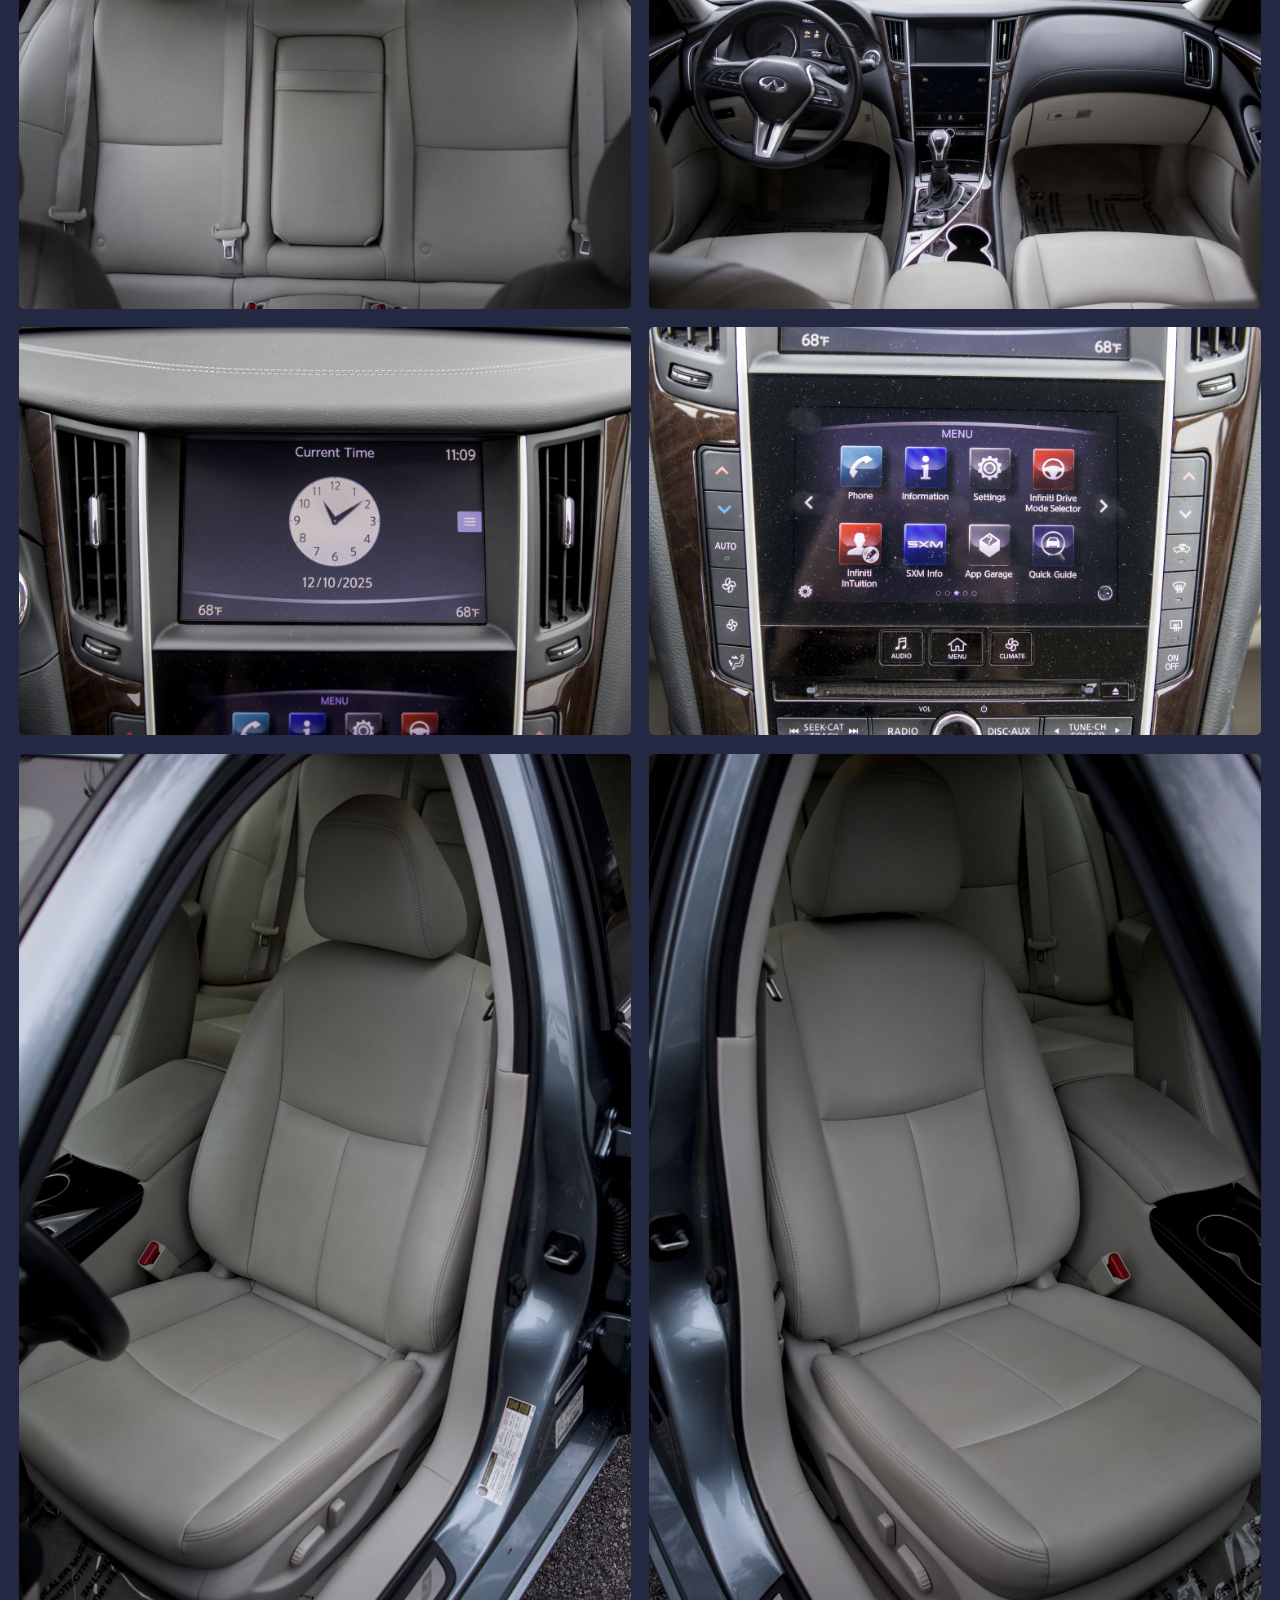
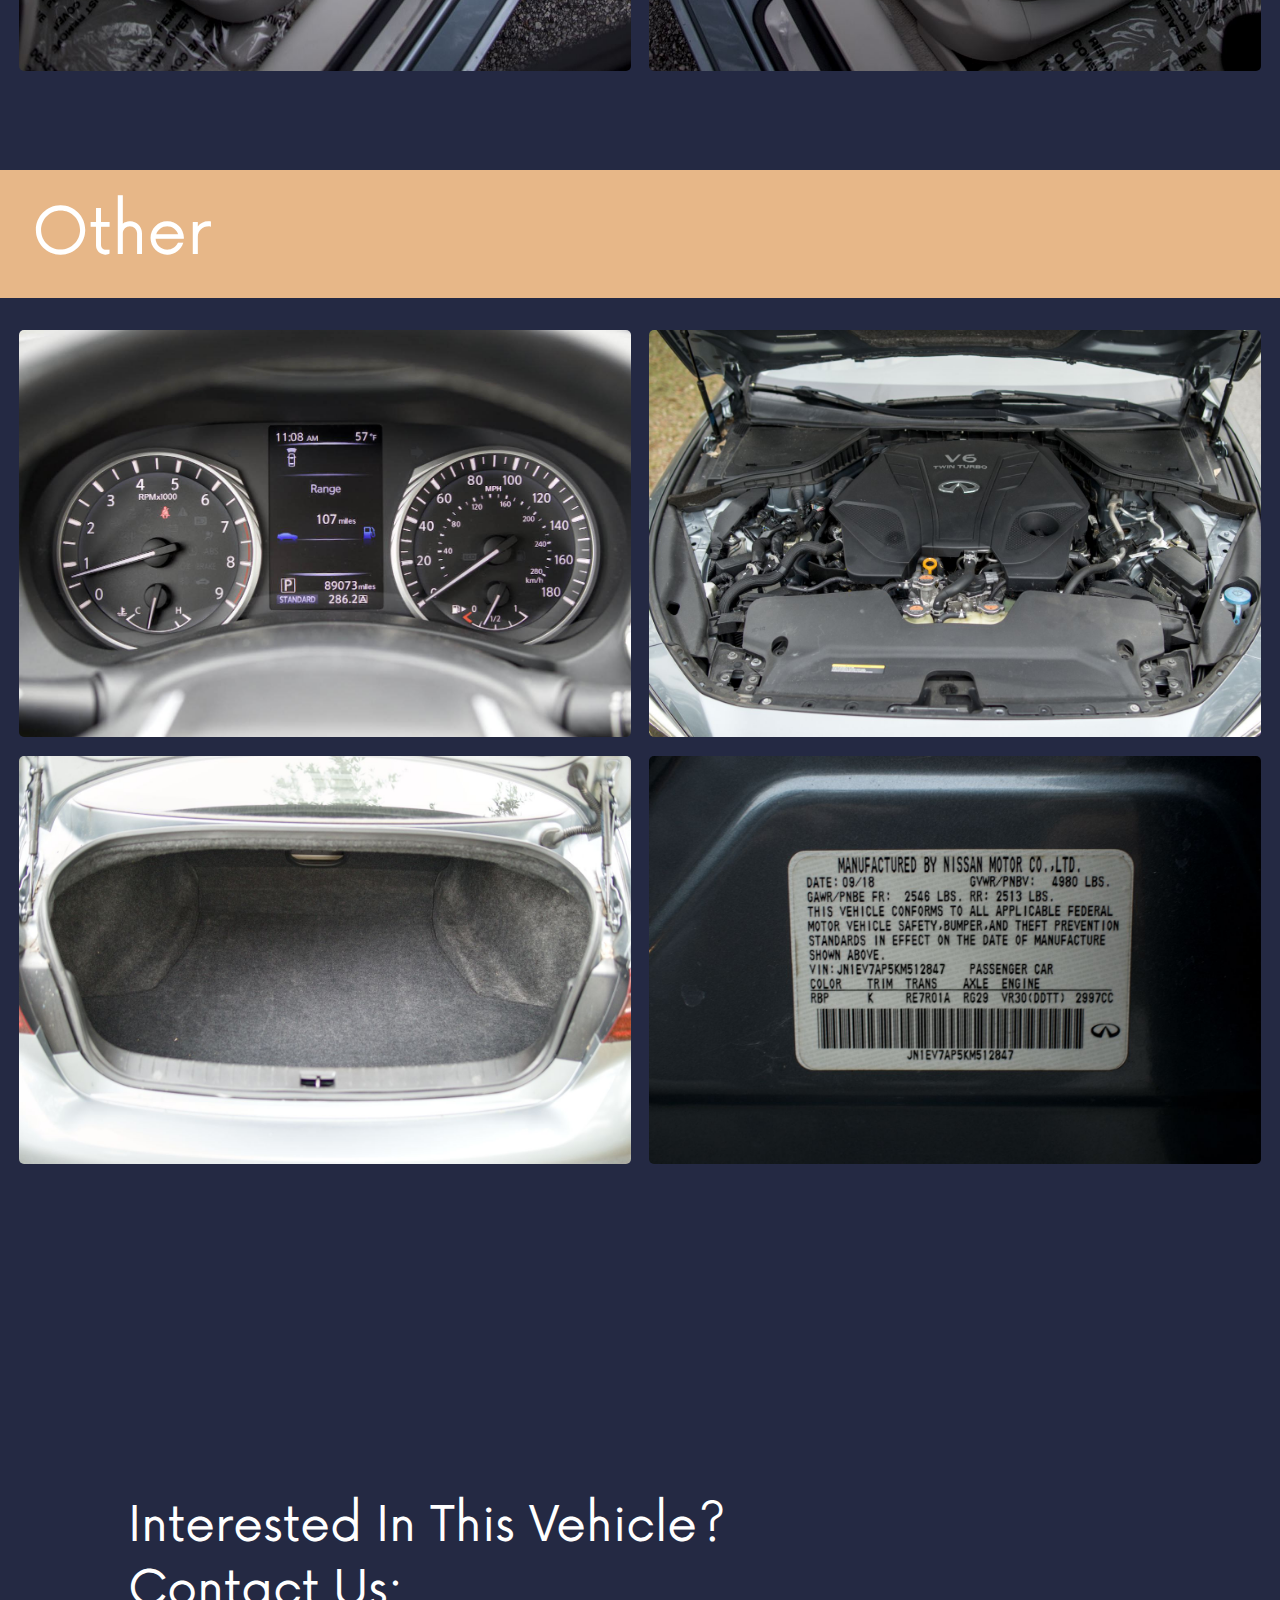
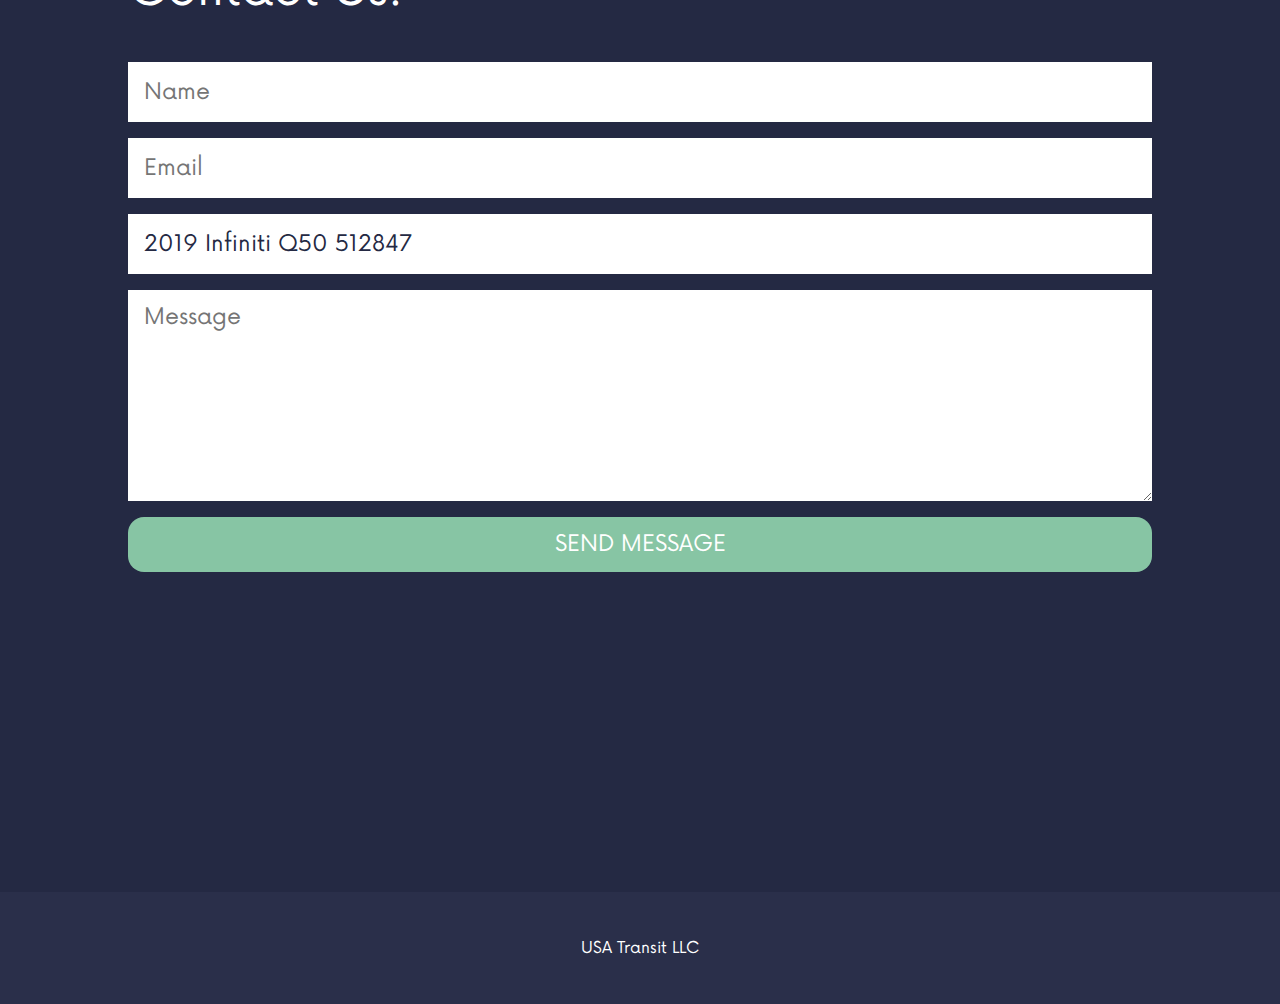
<file: pages/512847.html>
<!DOCTYPE html>
<html lang="en">

<head>
	<title lang="en">USA Transit LLC</title>
	<link href="../favicon.ico" rel="icon" type="image/x-icon">
	<link href="../favicon.ico" rel="icon" type="image/x-icon" media="(prefers-color-scheme: light)">
	<link href="../favicon_white.ico" rel="icon" type="image/x-icon" media="(prefers-color-scheme: dark)">
	<meta charset="utf-8" />
	<meta name="viewport" content="width=device-width, initial-scale=1" />
	<link rel="stylesheet" href="../css/main.css" />
</head>

<body>

<article id="nav">
	<div><div><a class="goback" href="https://www.usatransit.org/inventory.html"><img src="../images/circle-left-regular-full.svg"></a></div></div>
	<div><div><a class="homebutton" href="https://www.usatransit.org/">USA Transit LLC</a></div></div>
	<div><div></div></div>
</article>

<article id="photopagetop">
	<img src="../vehicles/512847/512847_1000.jpg">
	<div>
		<h1>2019</h1>
		<h1>Infiniti</h1>
		<h1>Q50</h1>
		<h1>89,073 Miles</h1>
		<h1>$14,000</h1>
	</div>
</article>

<article class="photoheading" id="exteriorphotos">
	<h1>Exterior</h1>
	<div class="photoflexcontainer">
		<img src="../vehicles/512847/512847_1000.jpg">
		<img src="../vehicles/512847/512847_1015.jpg">
		<img src="../vehicles/512847/512847_1025.jpg">
		<img src="../vehicles/512847/512847_1035.jpg">
		<img src="../vehicles/512847/512847_1005.jpg">
		<img src="../vehicles/512847/512847_1020.jpg">
	</div>
</article>

<article class="photoheading" id="interiorphotos">
	<h1>Interior</h1>
	<div class="photoflexcontainer">
		<img src="../vehicles/512847/512847_2020.jpg">
		<img src="../vehicles/512847/512847_2030.jpg">
		<img src="../vehicles/512847/512847_2025.jpg">
		<img src="../vehicles/512847/512847_2035.jpg">
		<img src="../vehicles/512847/512847_2050.jpg">
		<img src="../vehicles/512847/512847_2040.jpg">
		<img src="../vehicles/512847/512847_2055.jpg">
		<img src="../vehicles/512847/512847_2045.jpg">
		<img src="../vehicles/512847/512847_2070.jpg">
		<img src="../vehicles/512847/512847_2015.jpg">
		<img src="../vehicles/512847/512847_2075.jpg">
		<img src="../vehicles/512847/512847_2080.jpg">
		<img src="../vehicles/512847/512847_2065.jpg">
		<img src="../vehicles/512847/512847_2060.jpg">
	</div>
</article>

<article class="photoheading" id="otherphotos">
	<h1>Other</h1>
	<div class="photoflexcontainer">
		<img src="../vehicles/512847/512847_3010.jpg">
		<img src="../vehicles/512847/512847_3000.jpg">
		<img src="../vehicles/512847/512847_2010.jpg">
		<img src="../vehicles/512847/512847_3005.jpg">
	</div>
</article>

<article class="contactform" id="contact">
	<h3>Interested In This Vehicle?</h3>
	<h3>Contact Us:</h3>
	<form action="https://api.web3forms.com/submit" method="POST">
		<div class="contactflexcontainer">
			<!-- Replace with your Access Key -->
			<input type="hidden" name="access_key" value="21371584-3aa6-446a-8b07-a23f1f2bc452">
			<!-- Form Inputs. Each input must have a name="" attribute -->
			<input type="text" name="name" placeholder="Name" required>
			<input type="email" name="email" placeholder="Email" required>
			<input type="subject" name="subject" value="2019 Infiniti Q50 512847" readonly required>
			<textarea name="message" placeholder="Message" rows="8" required></textarea>
			<!-- Honeypot Spam Protection -->
			<input type="checkbox" name="botcheck" class="hidden" style="display: none;">
			<!-- Custom Confirmation / Success Page -->
			<input type="hidden" name="redirect" value="https://usatransit.org/thanks.html">
			<button type="submit">SEND MESSAGE</button>
		</div>
	</form>
</article>

<article id="footer">
	<div class="footer">USA Transit LLC</div>
</article>

</body>
</html>
</file>
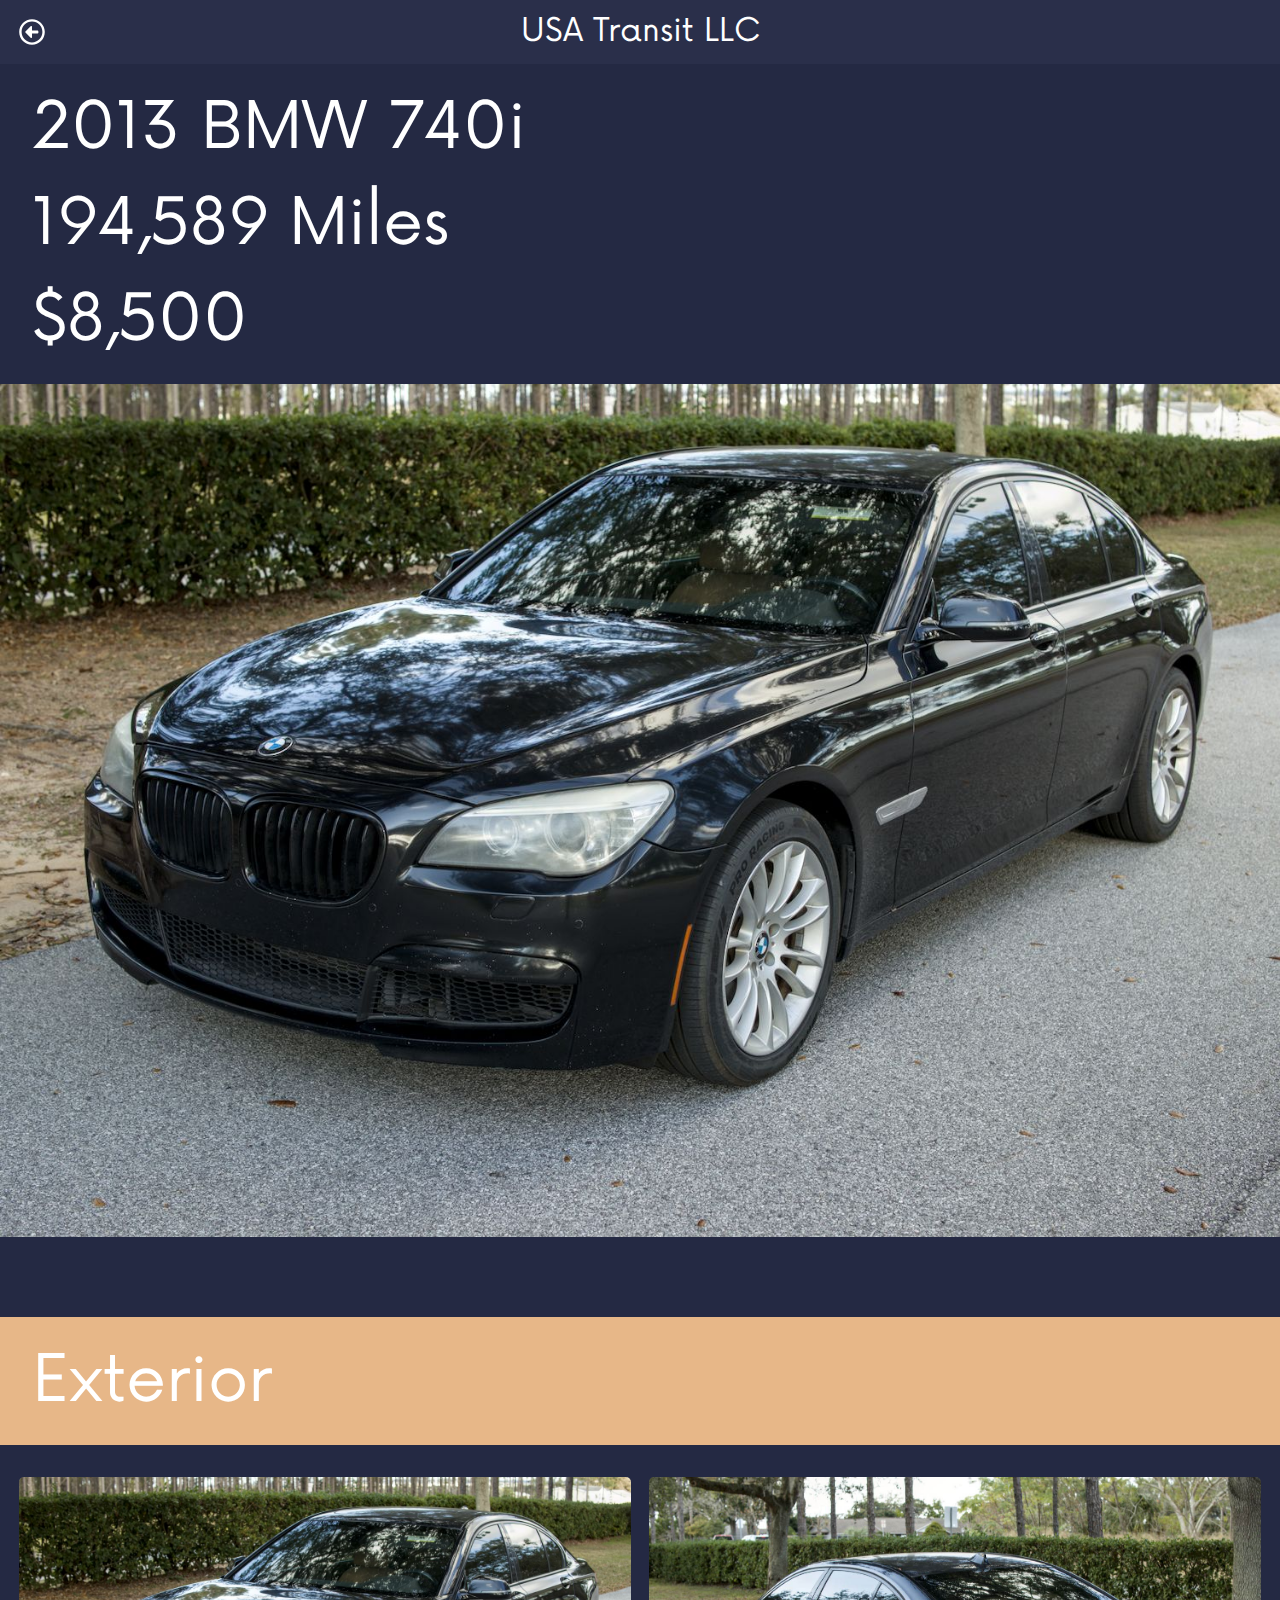
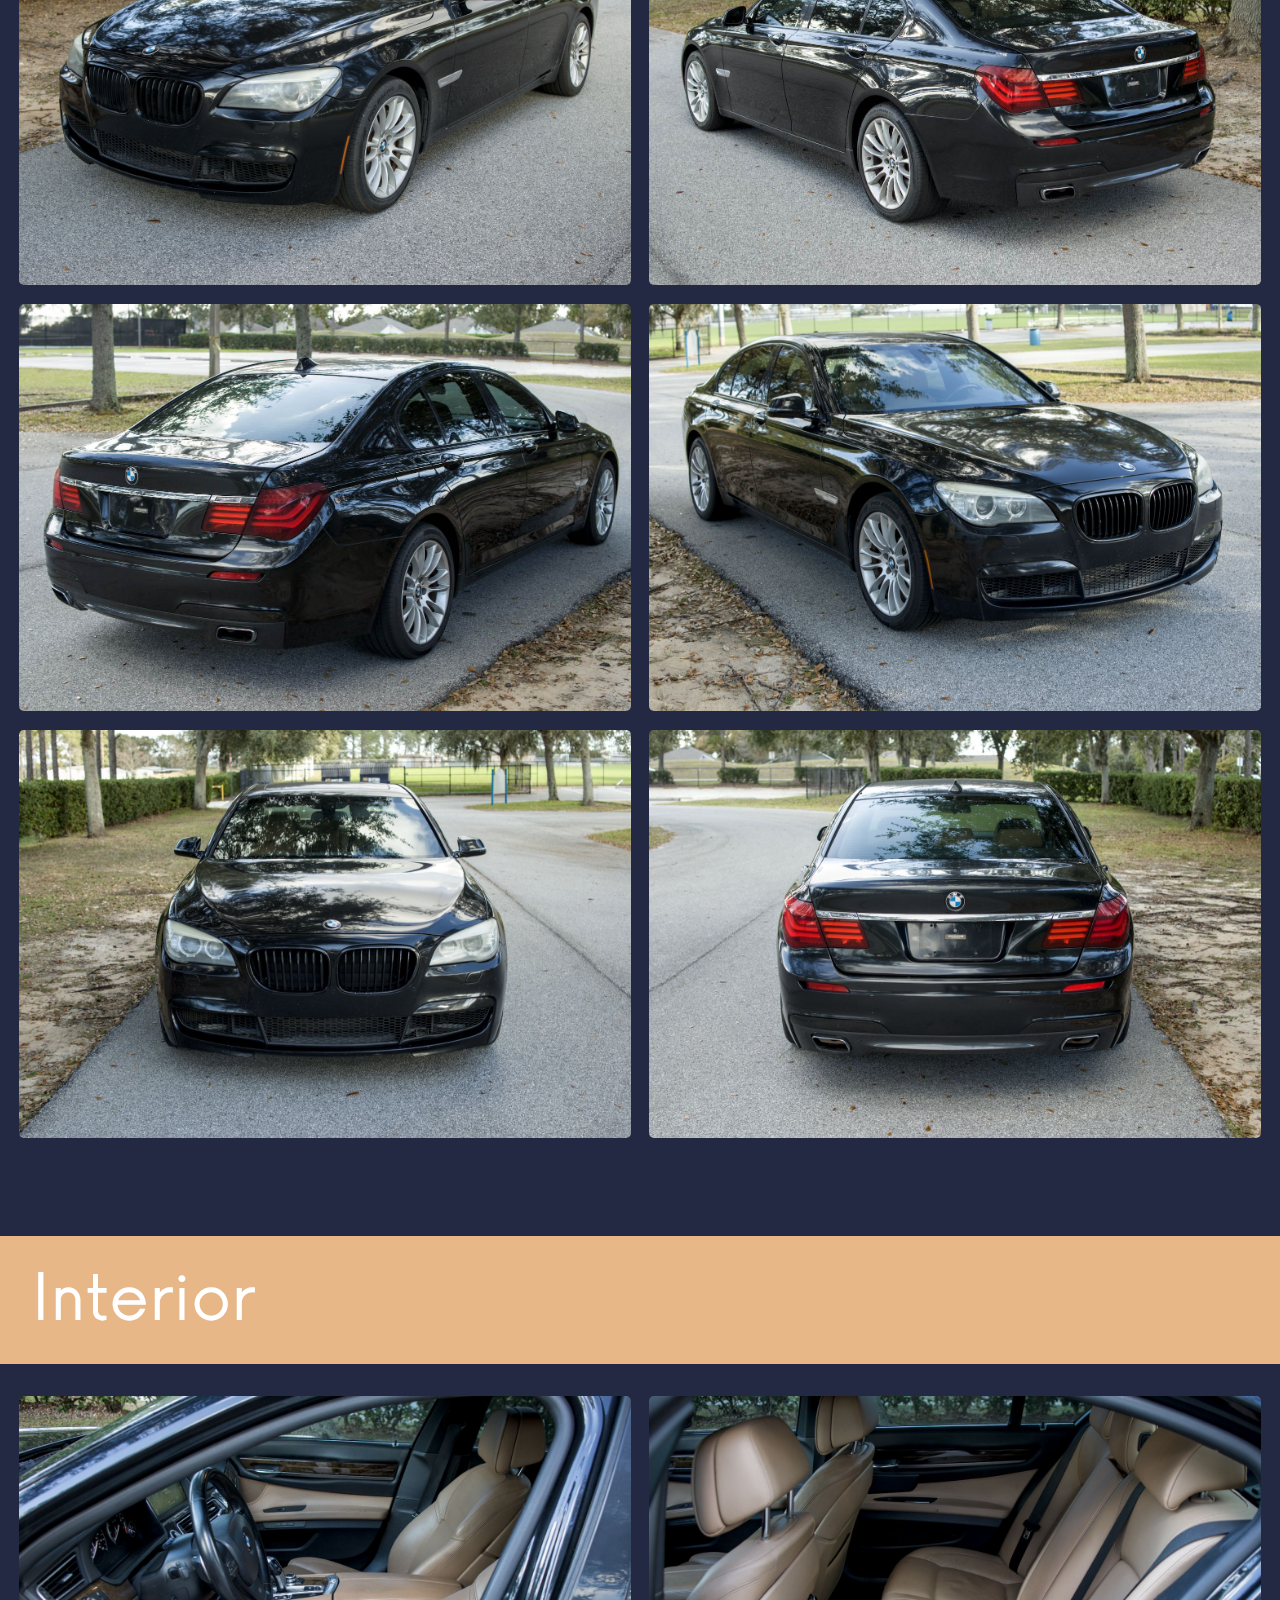
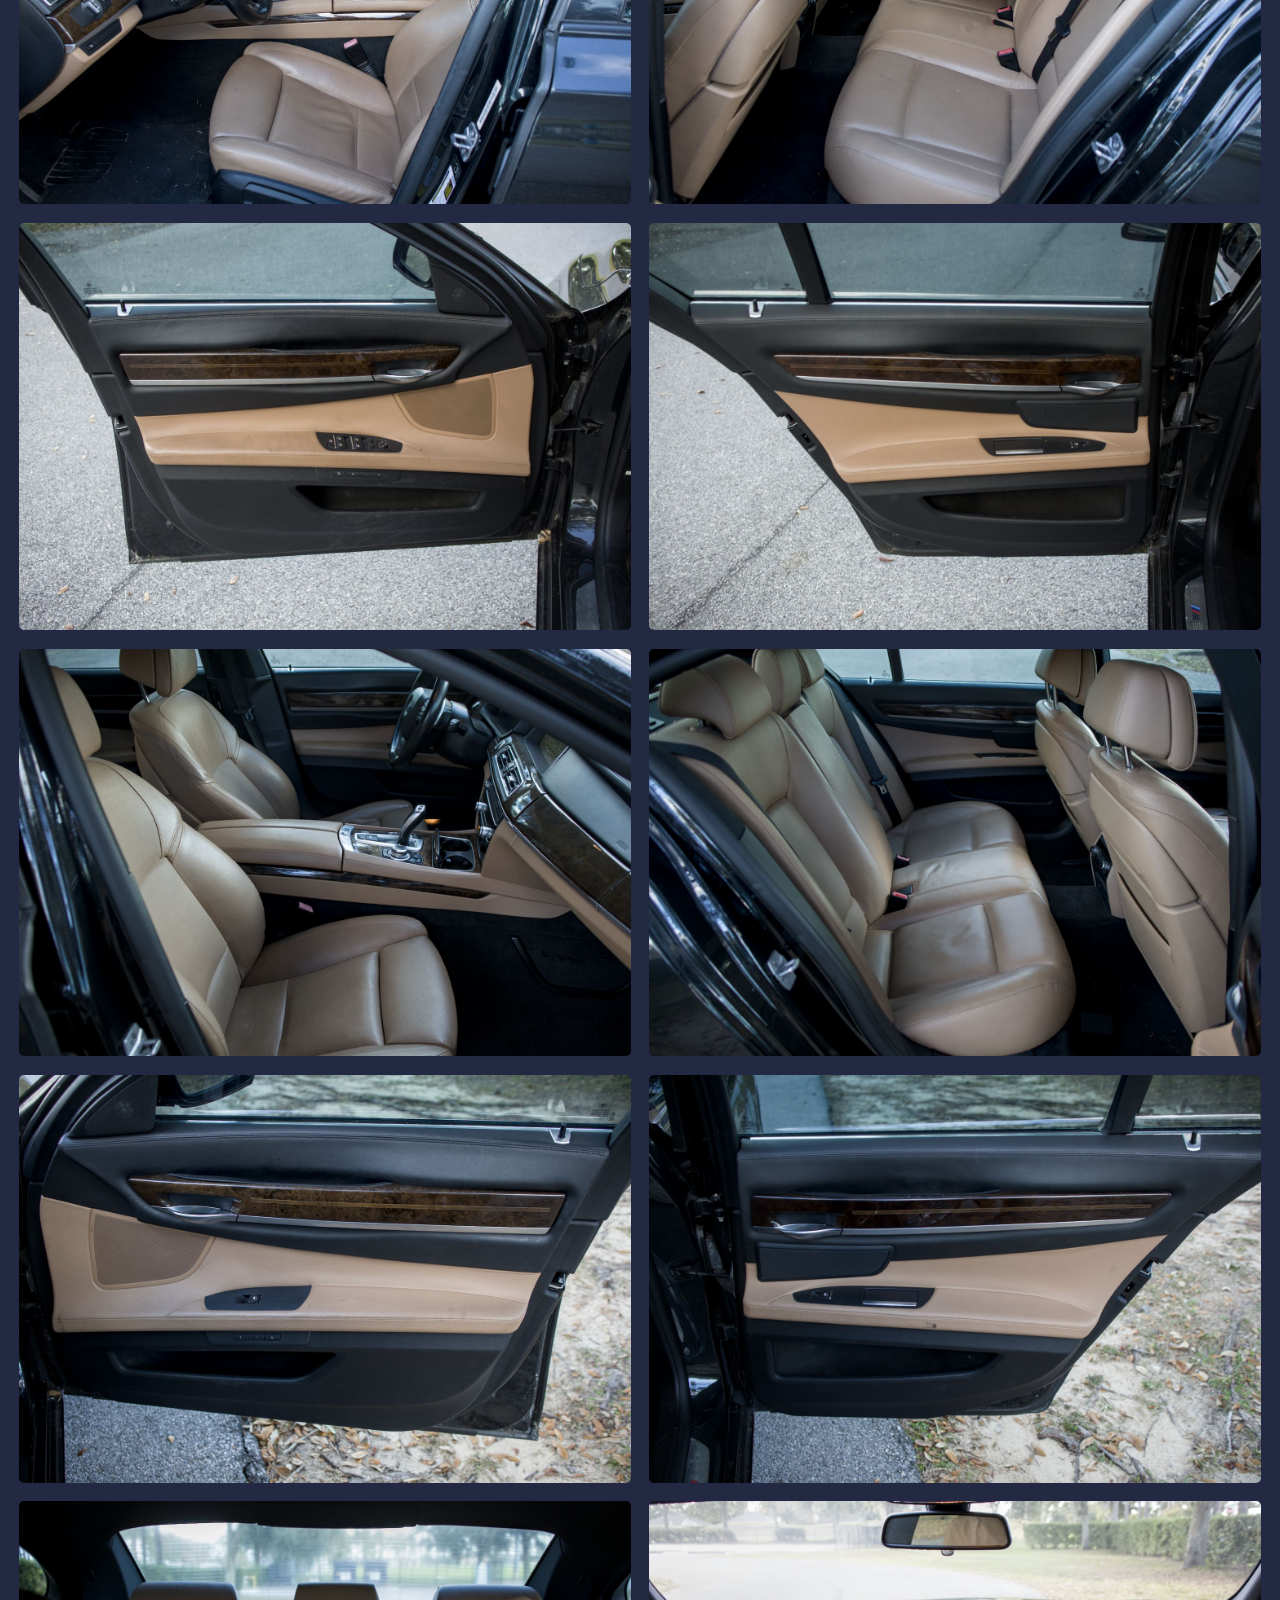
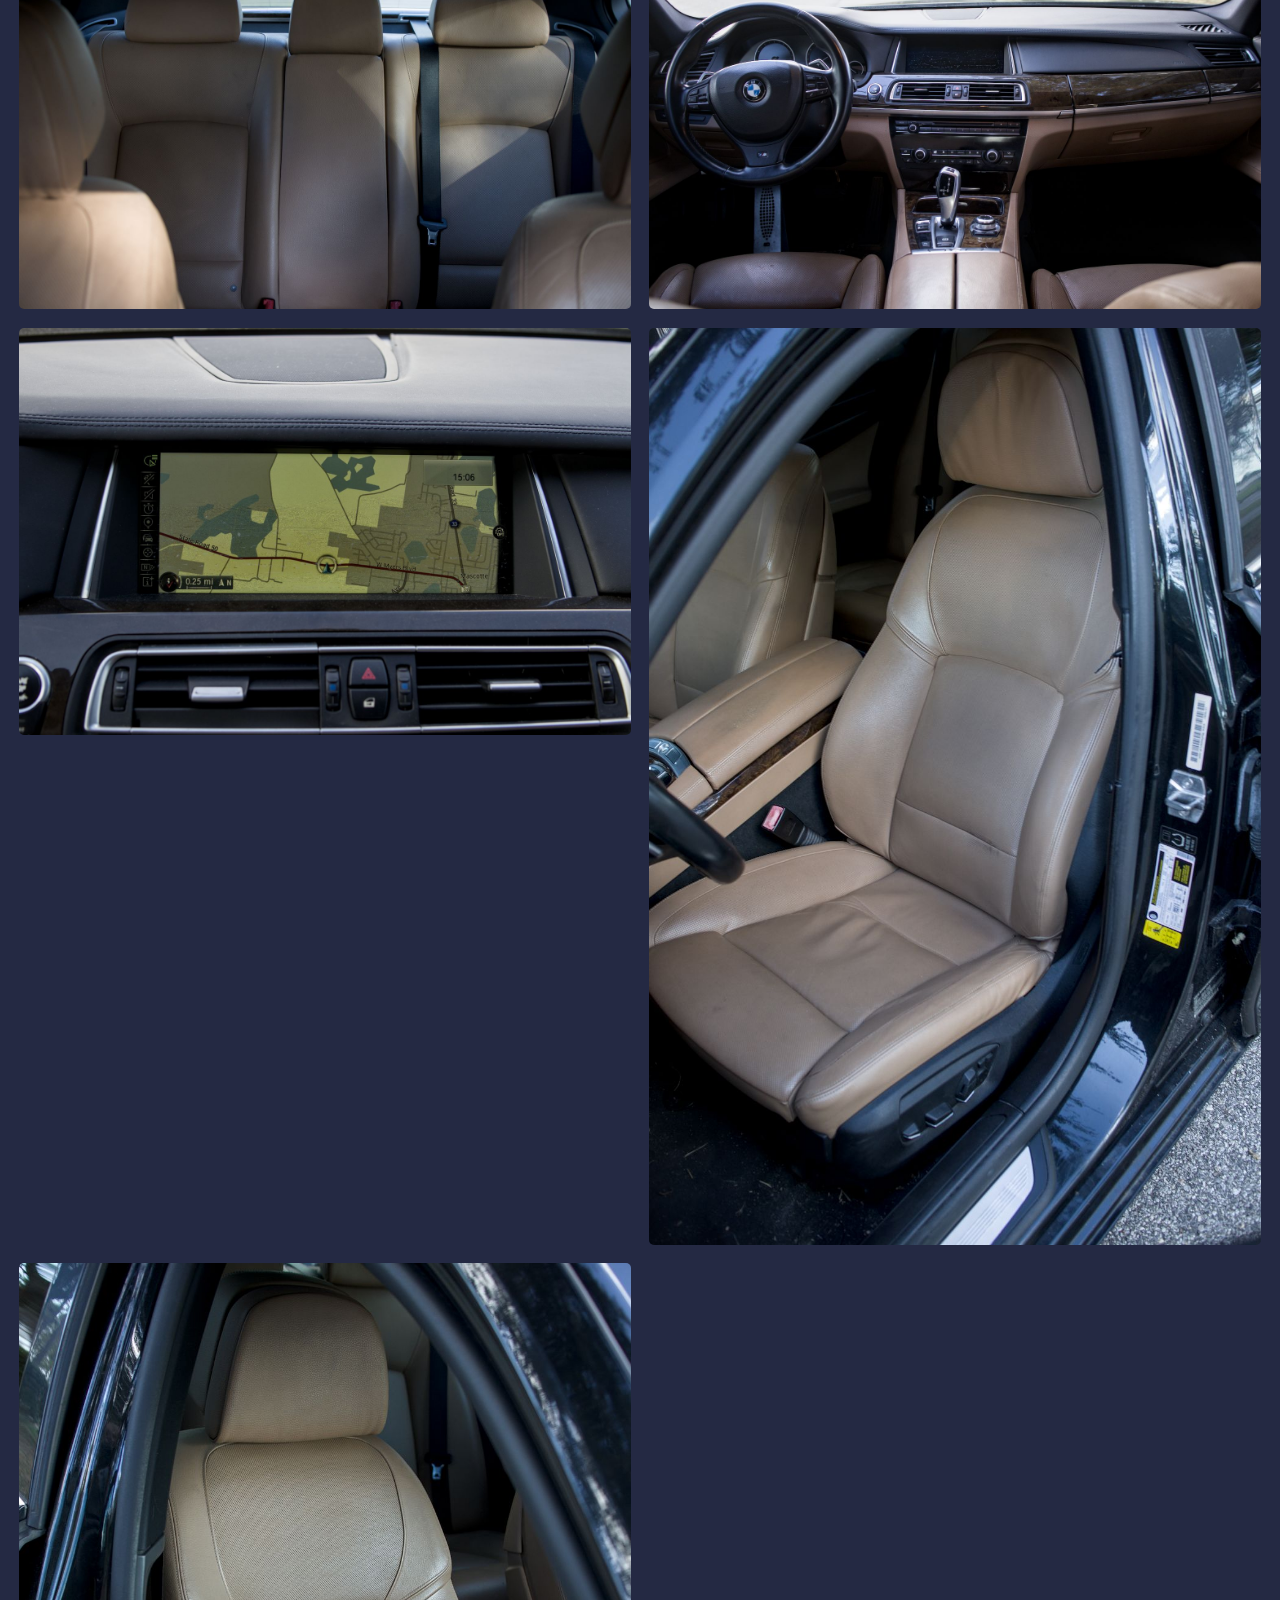
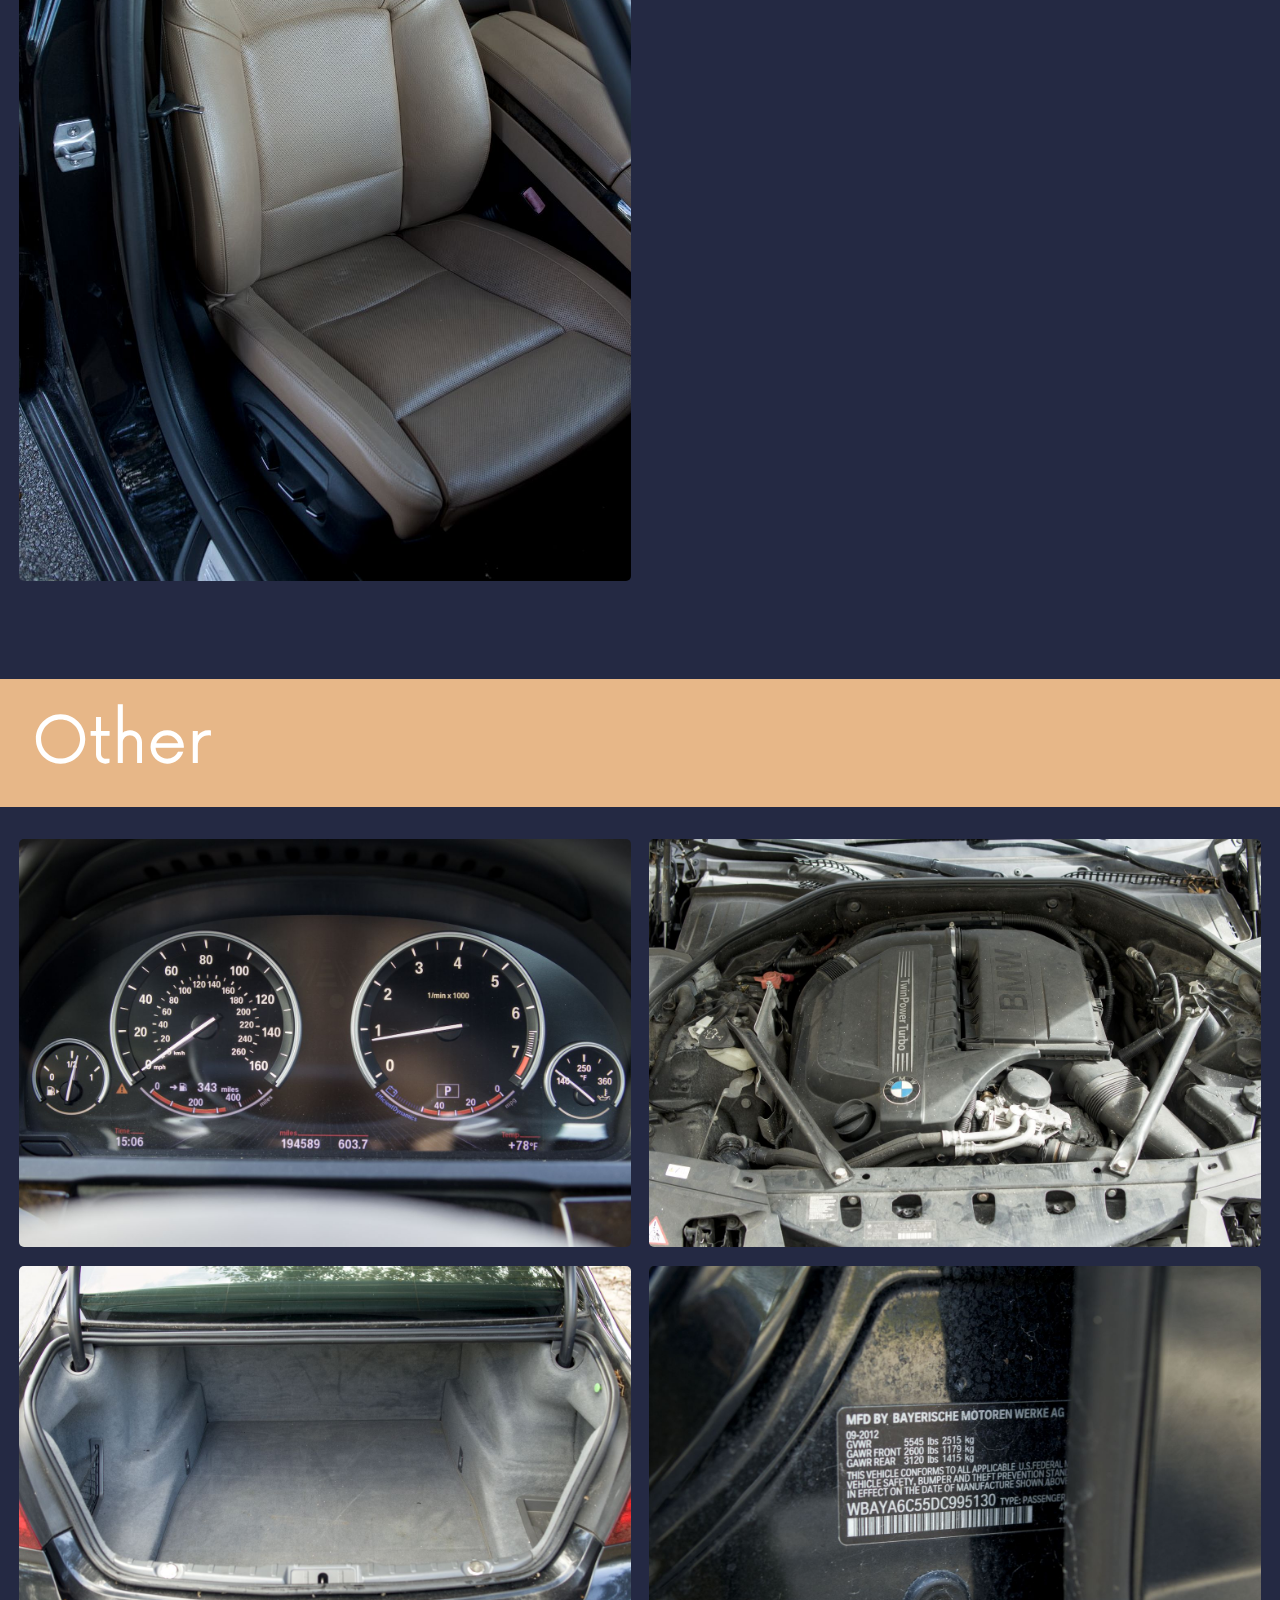
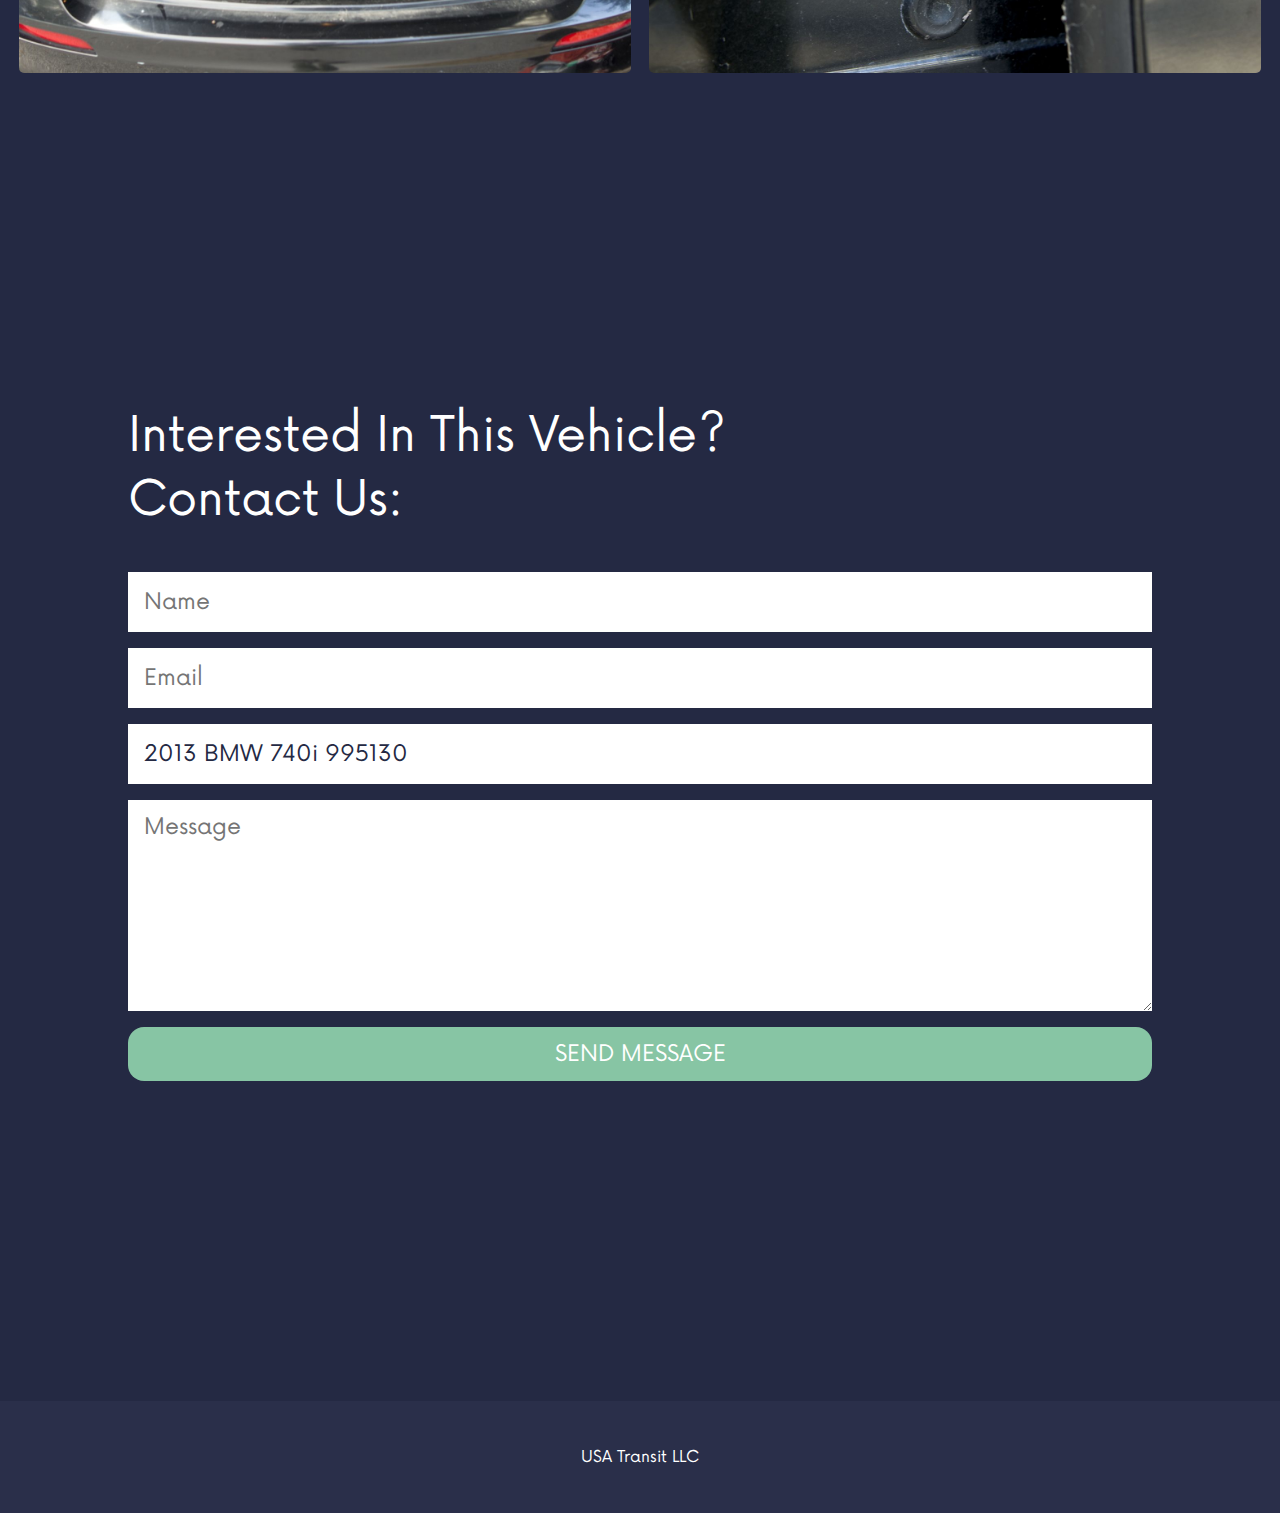
<file: pages/995130.html>
<!DOCTYPE html>
<html lang="en">

<head>
	<title lang="en">USA Transit LLC</title>
	<link href="../favicon.ico" rel="icon" type="image/x-icon">
	<link href="../favicon.ico" rel="icon" type="image/x-icon" media="(prefers-color-scheme: light)">
	<link href="../favicon_white.ico" rel="icon" type="image/x-icon" media="(prefers-color-scheme: dark)">
	<meta charset="utf-8" />
	<meta name="viewport" content="width=device-width, initial-scale=1" />
	<link rel="stylesheet" href="../css/main.css" />
</head>

<body>

<article id="nav">
	<div><div><a class="goback" href="https://www.usatransit.org/inventory.html"><img src="../images/circle-left-regular-full.svg"></a></div></div>
	<div><div><a class="homebutton" href="https://www.usatransit.org/">USA Transit LLC</a></div></div>
	<div><div></div></div>
</article>

<article id="photopagetop">
	<img src="../vehicles/995130/995130_1030.jpg">
	<div>
		<h1>2013</h1>
		<h1>BMW</h1>
		<h1>740i</h1>
		<h1>194,589 Miles</h1>
		<h1>$8,500</h1>
	</div>
</article>

<article class="photoheading" id="exteriorphotos">
	<h1>Exterior</h1>
	<div class="photoflexcontainer">
		<img src="../vehicles/995130/995130_1030.jpg">
		<img src="../vehicles/995130/995130_1000.jpg">
		<img src="../vehicles/995130/995130_1010.jpg">
		<img src="../vehicles/995130/995130_1020.jpg">
		<img src="../vehicles/995130/995130_1025.jpg">
		<img src="../vehicles/995130/995130_1005.jpg">
	</div>
</article>

<article class="photoheading" id="interiorphotos">
	<h1>Interior</h1>
	<div class="photoflexcontainer">
		<img src="../vehicles/995130/995130_2010.jpg">
		<img src="../vehicles/995130/995130_2025.jpg">
		<img src="../vehicles/995130/995130_2015.jpg">
		<img src="../vehicles/995130/995130_2030.jpg">
		<img src="../vehicles/995130/995130_2035.jpg">
		<img src="../vehicles/995130/995130_2050.jpg">
		<img src="../vehicles/995130/995130_2040.jpg">
		<img src="../vehicles/995130/995130_2055.jpg">
		<img src="../vehicles/995130/995130_2060.jpg">
		<img src="../vehicles/995130/995130_2065.jpg">
		<img src="../vehicles/995130/995130_2000.jpg">
		<img src="../vehicles/995130/995130_2020.jpg">
		<img src="../vehicles/995130/995130_2045.jpg">
	</div>
</article>

<article class="photoheading" id="otherphotos">
	<h1>Other</h1>
	<div class="photoflexcontainer">
		<img src="../vehicles/995130/995130_3000.jpg">
		<img src="../vehicles/995130/995130_3010.jpg">
		<img src="../vehicles/995130/995130_2005.jpg">
		<img src="../vehicles/995130/995130_3005.jpg">
	</div>
</article>

<article class="contactform" id="contact">
	<h3>Interested In This Vehicle?</h3>
	<h3>Contact Us:</h3>
	<form action="https://api.web3forms.com/submit" method="POST">
		<div class="contactflexcontainer">
			<!-- Replace with your Access Key -->
			<input type="hidden" name="access_key" value="21371584-3aa6-446a-8b07-a23f1f2bc452">
			<!-- Form Inputs. Each input must have a name="" attribute -->
			<input type="text" name="name" placeholder="Name" required>
			<input type="email" name="email" placeholder="Email" required>
			<input type="subject" name="subject" value="2013 BMW 740i 995130" readonly required>
			<textarea name="message" placeholder="Message" rows="8" required></textarea>
			<!-- Honeypot Spam Protection -->
			<input type="checkbox" name="botcheck" class="hidden" style="display: none;">
			<!-- Custom Confirmation / Success Page -->
			<input type="hidden" name="redirect" value="https://usatransit.org/thanks.html">
			<button type="submit">SEND MESSAGE</button>
		</div>
	</form>
</article>

<article id="footer">
	<div class="footer">USA Transit LLC</div>
</article>

</body>
</html>
</file>
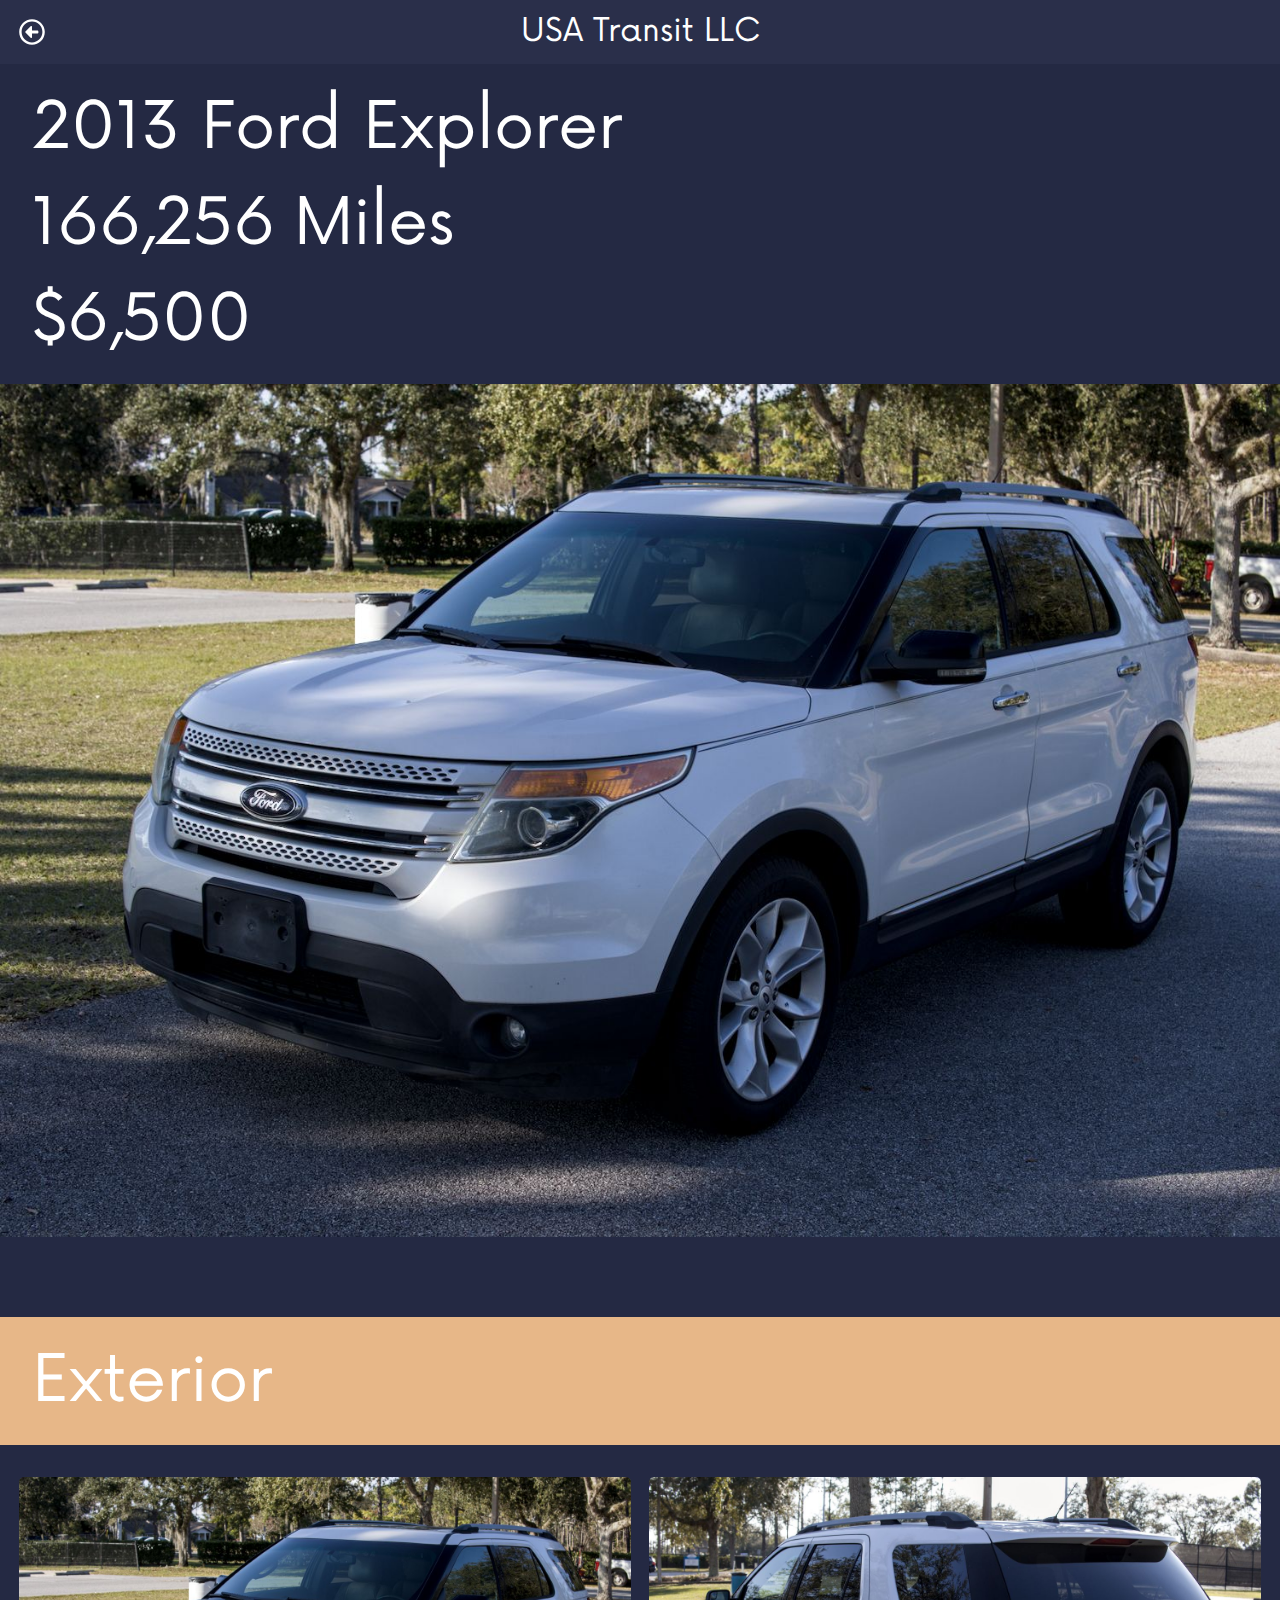
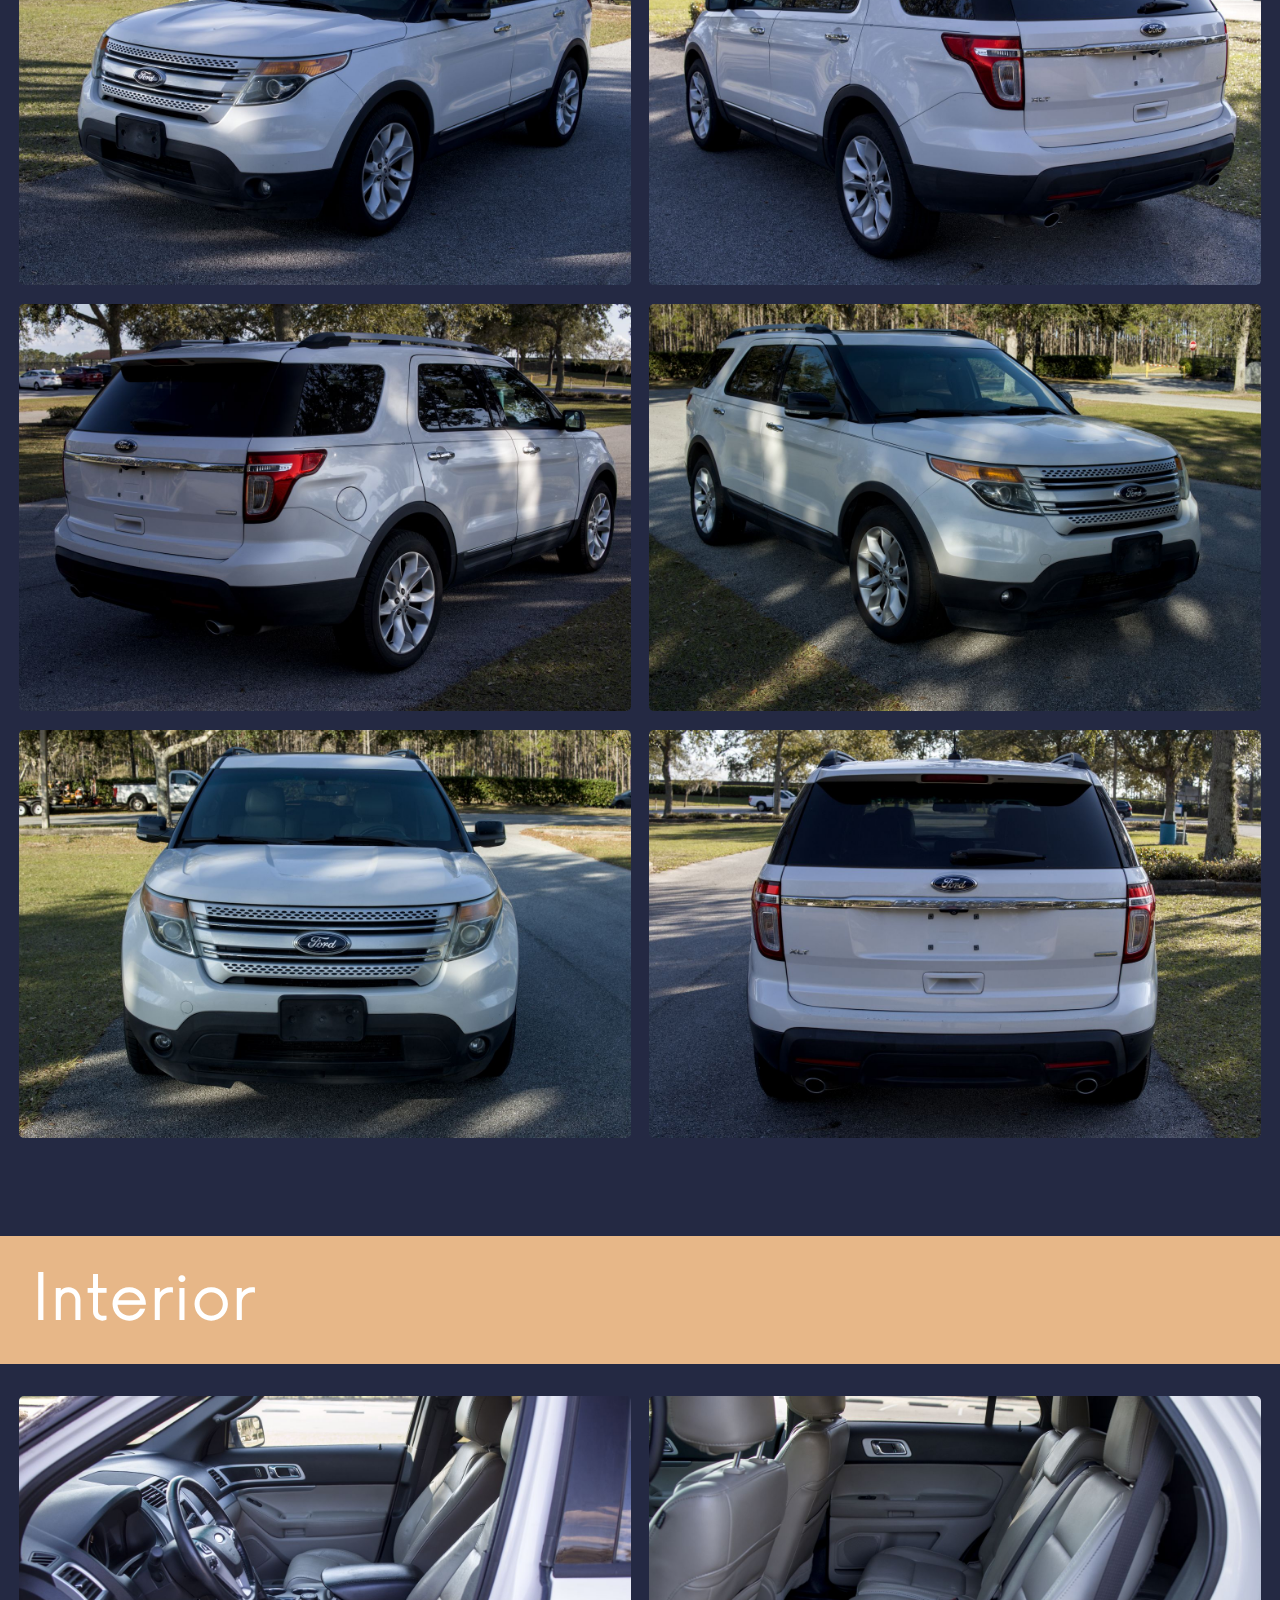
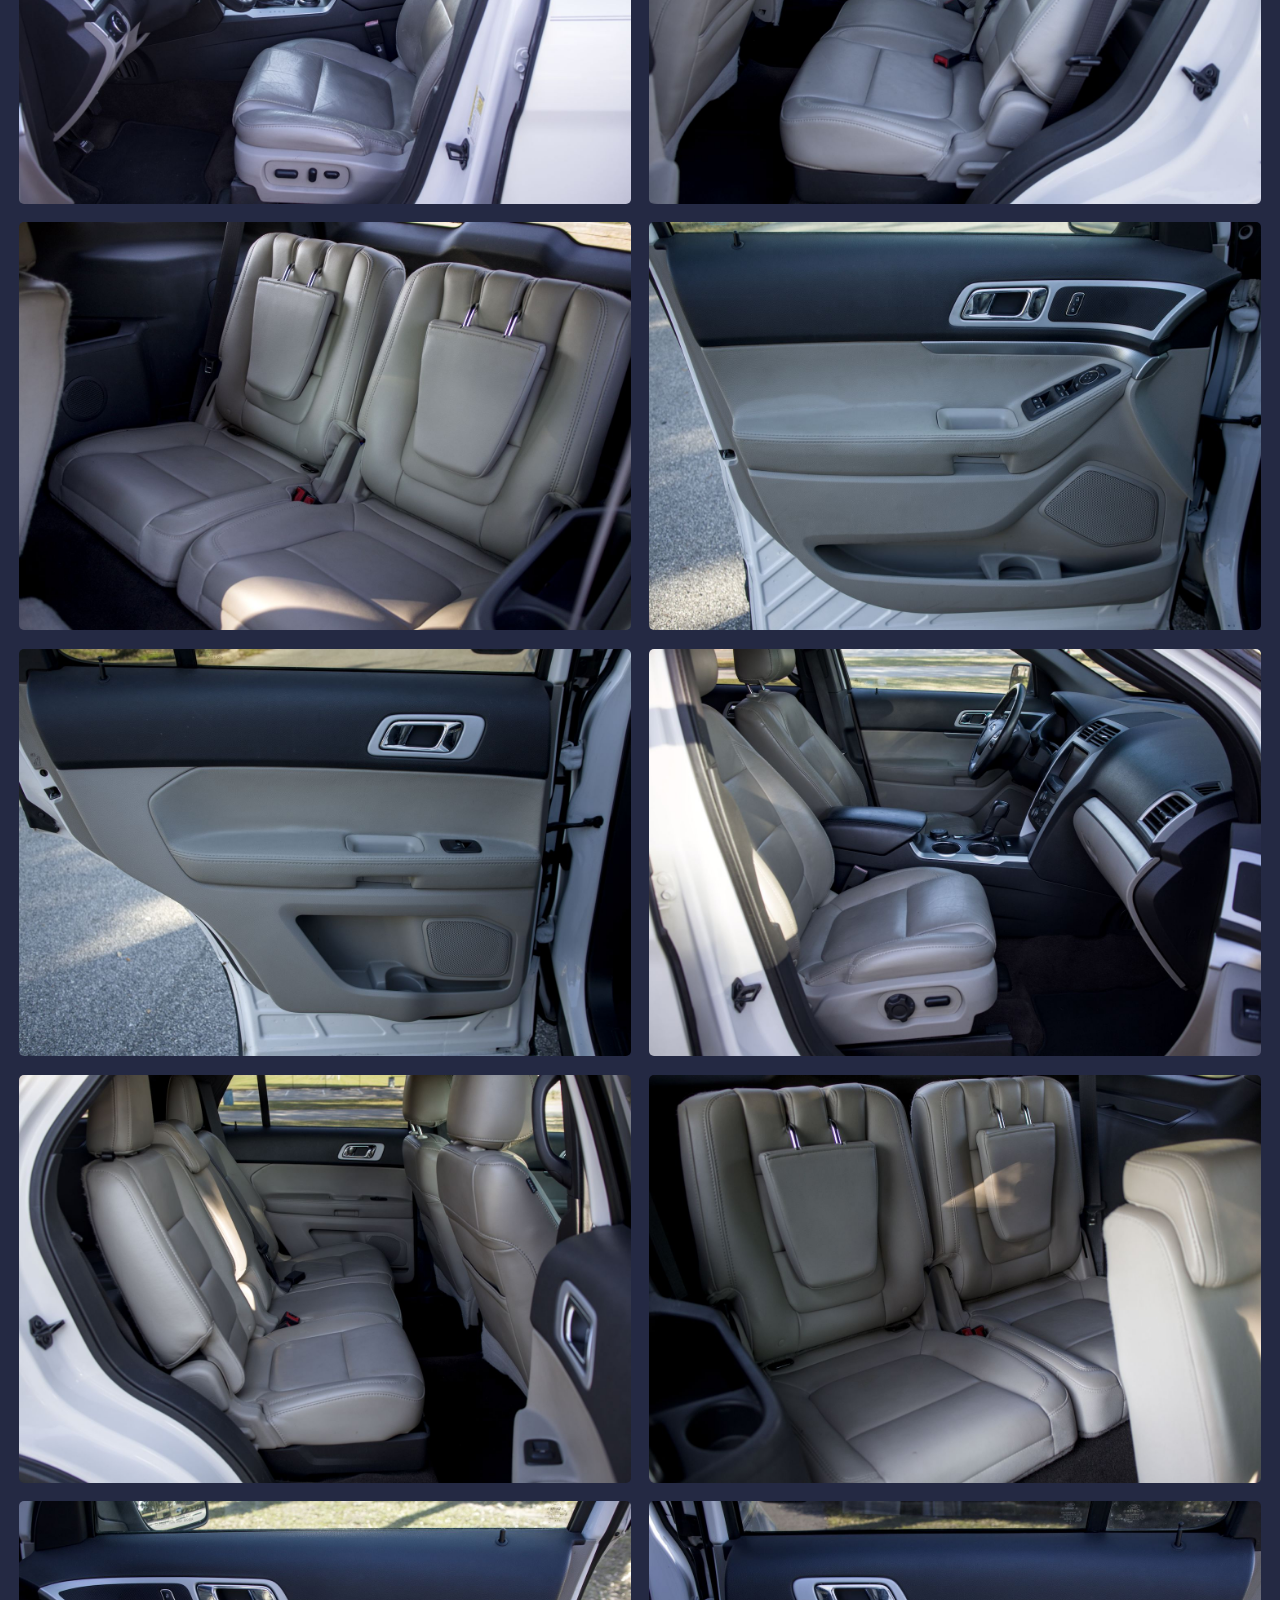
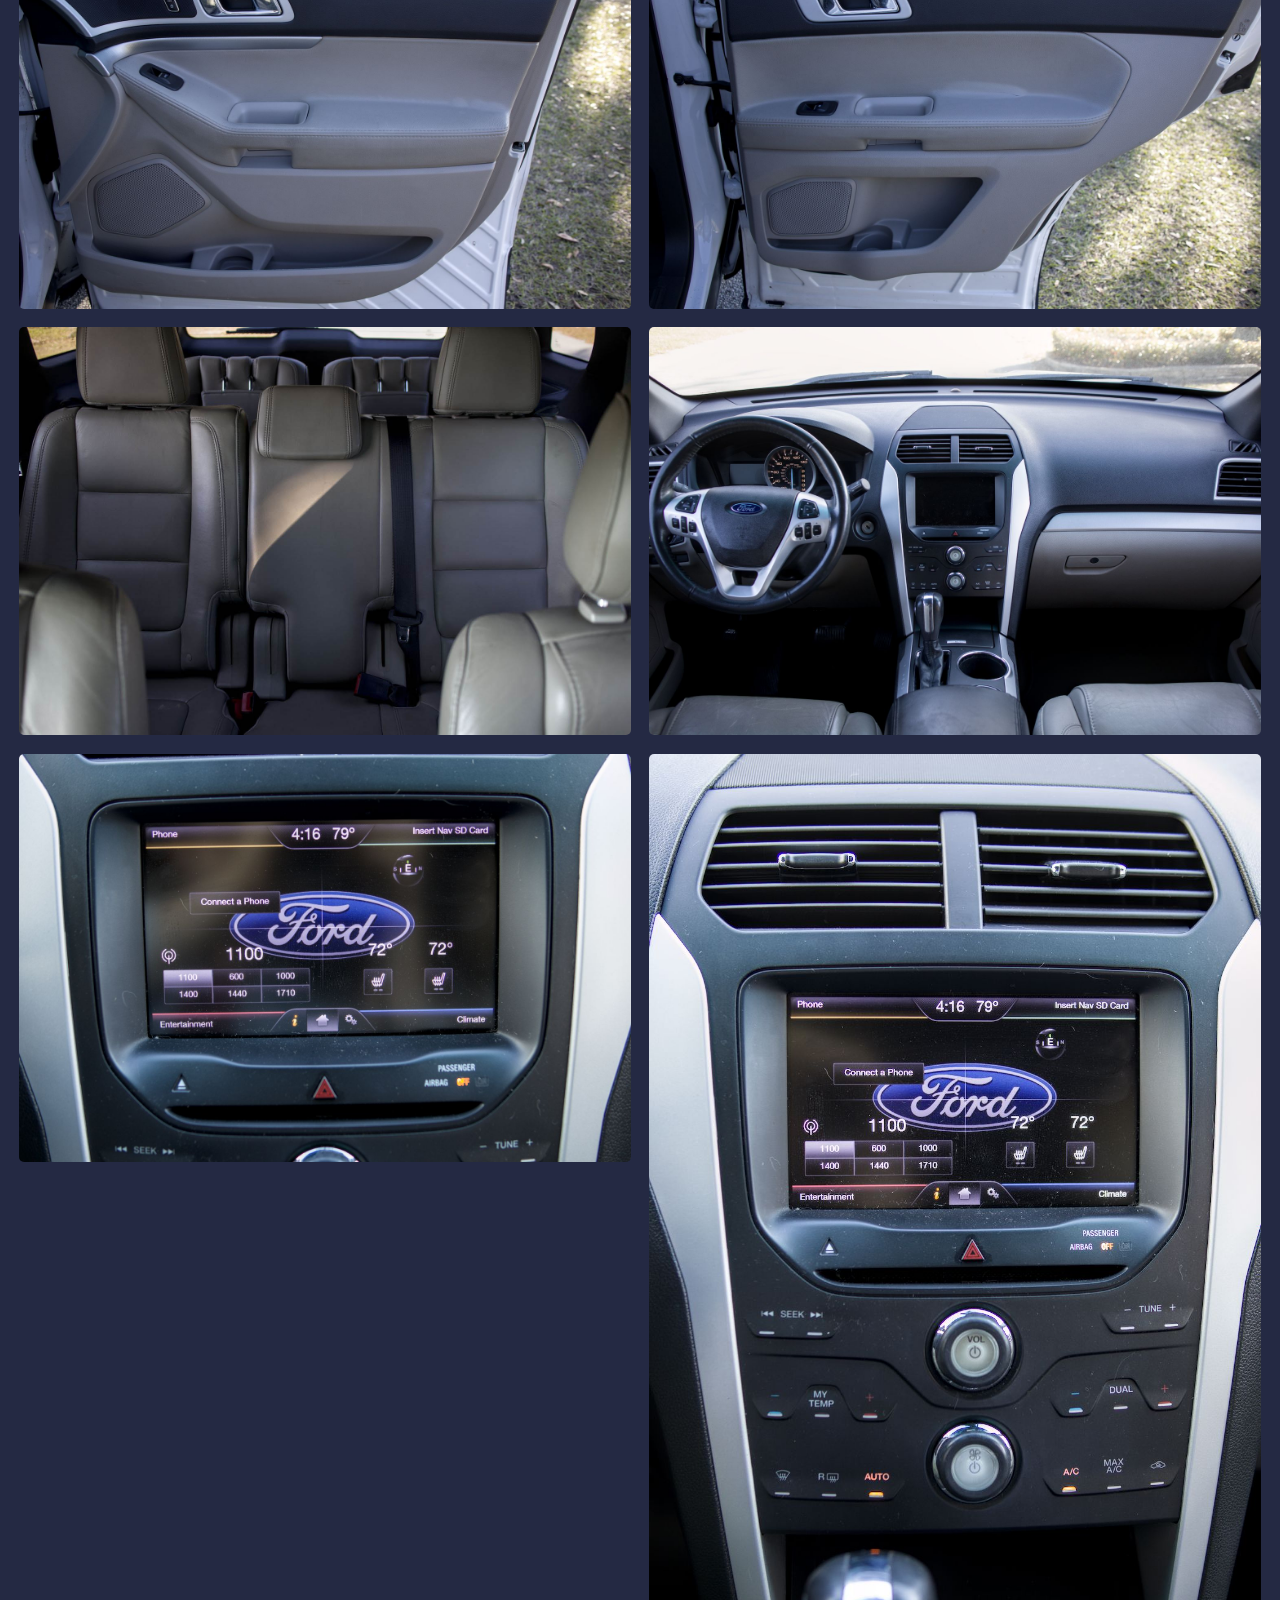
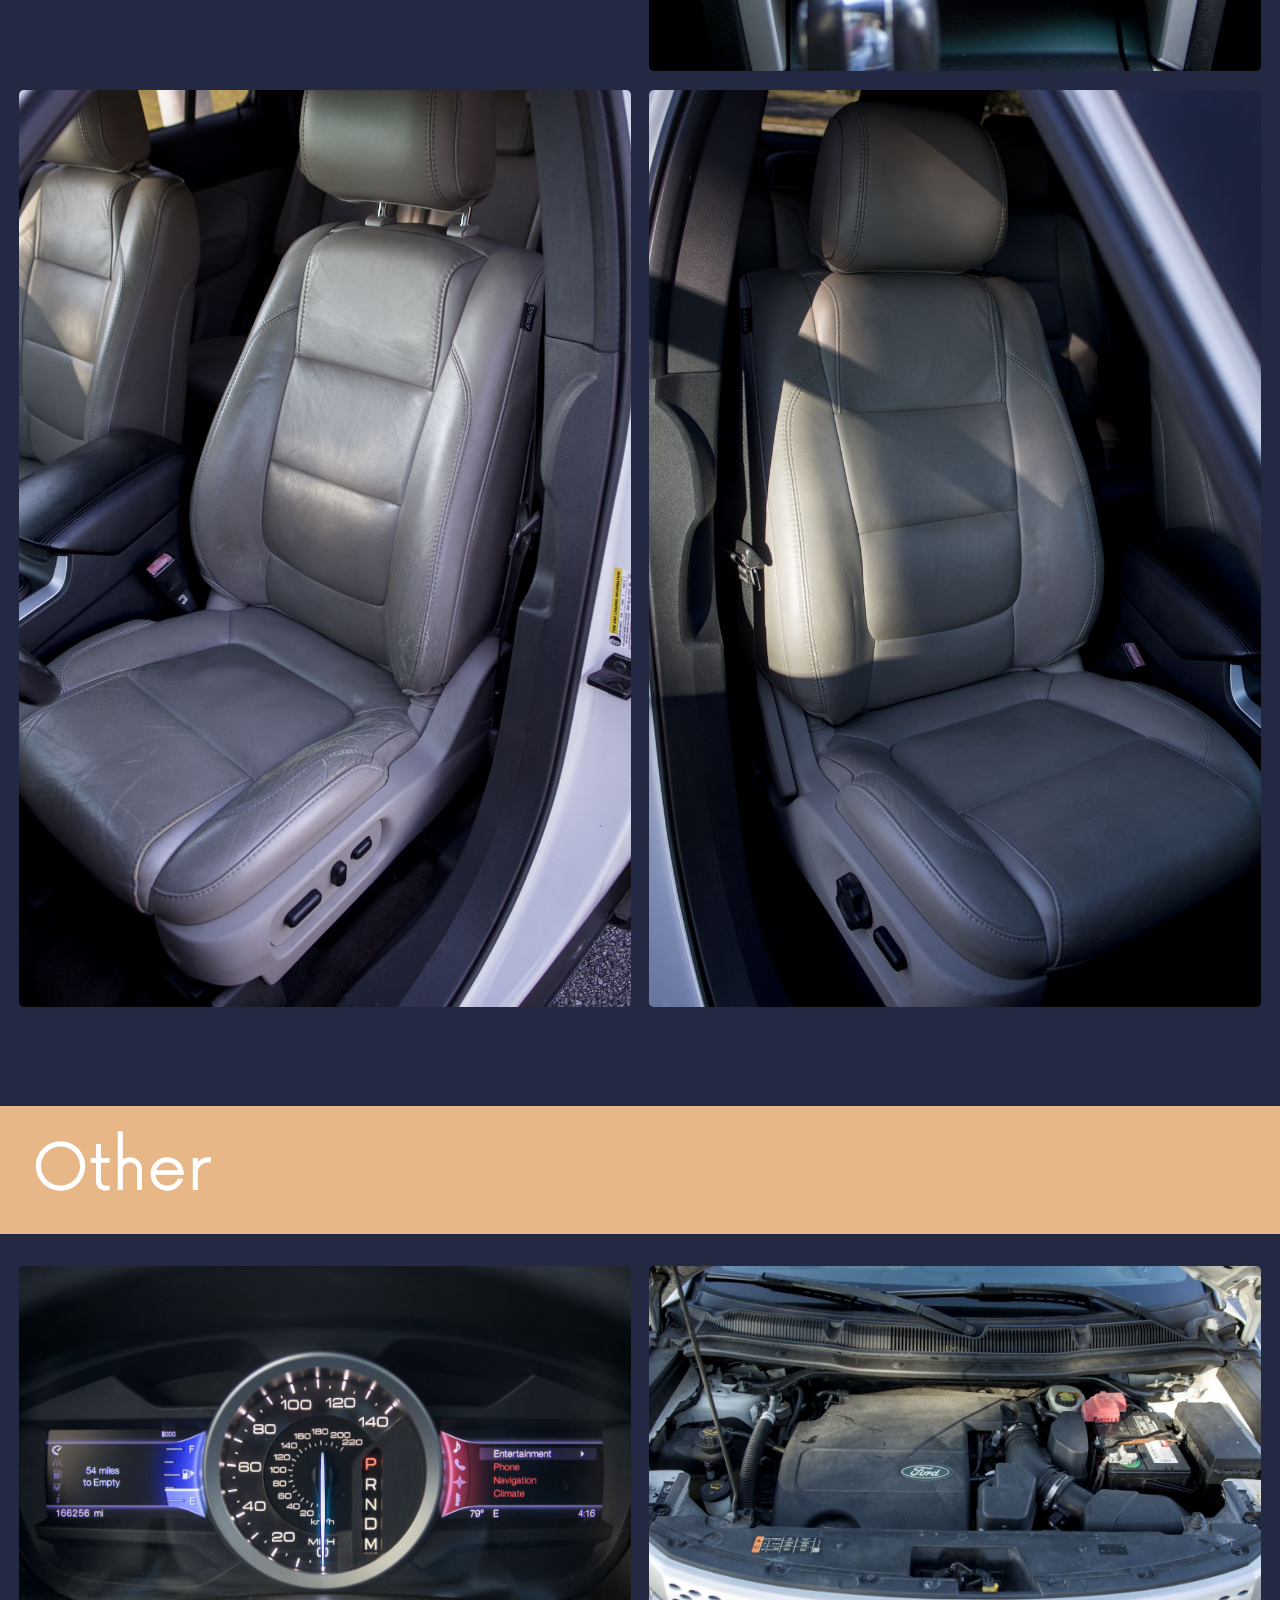
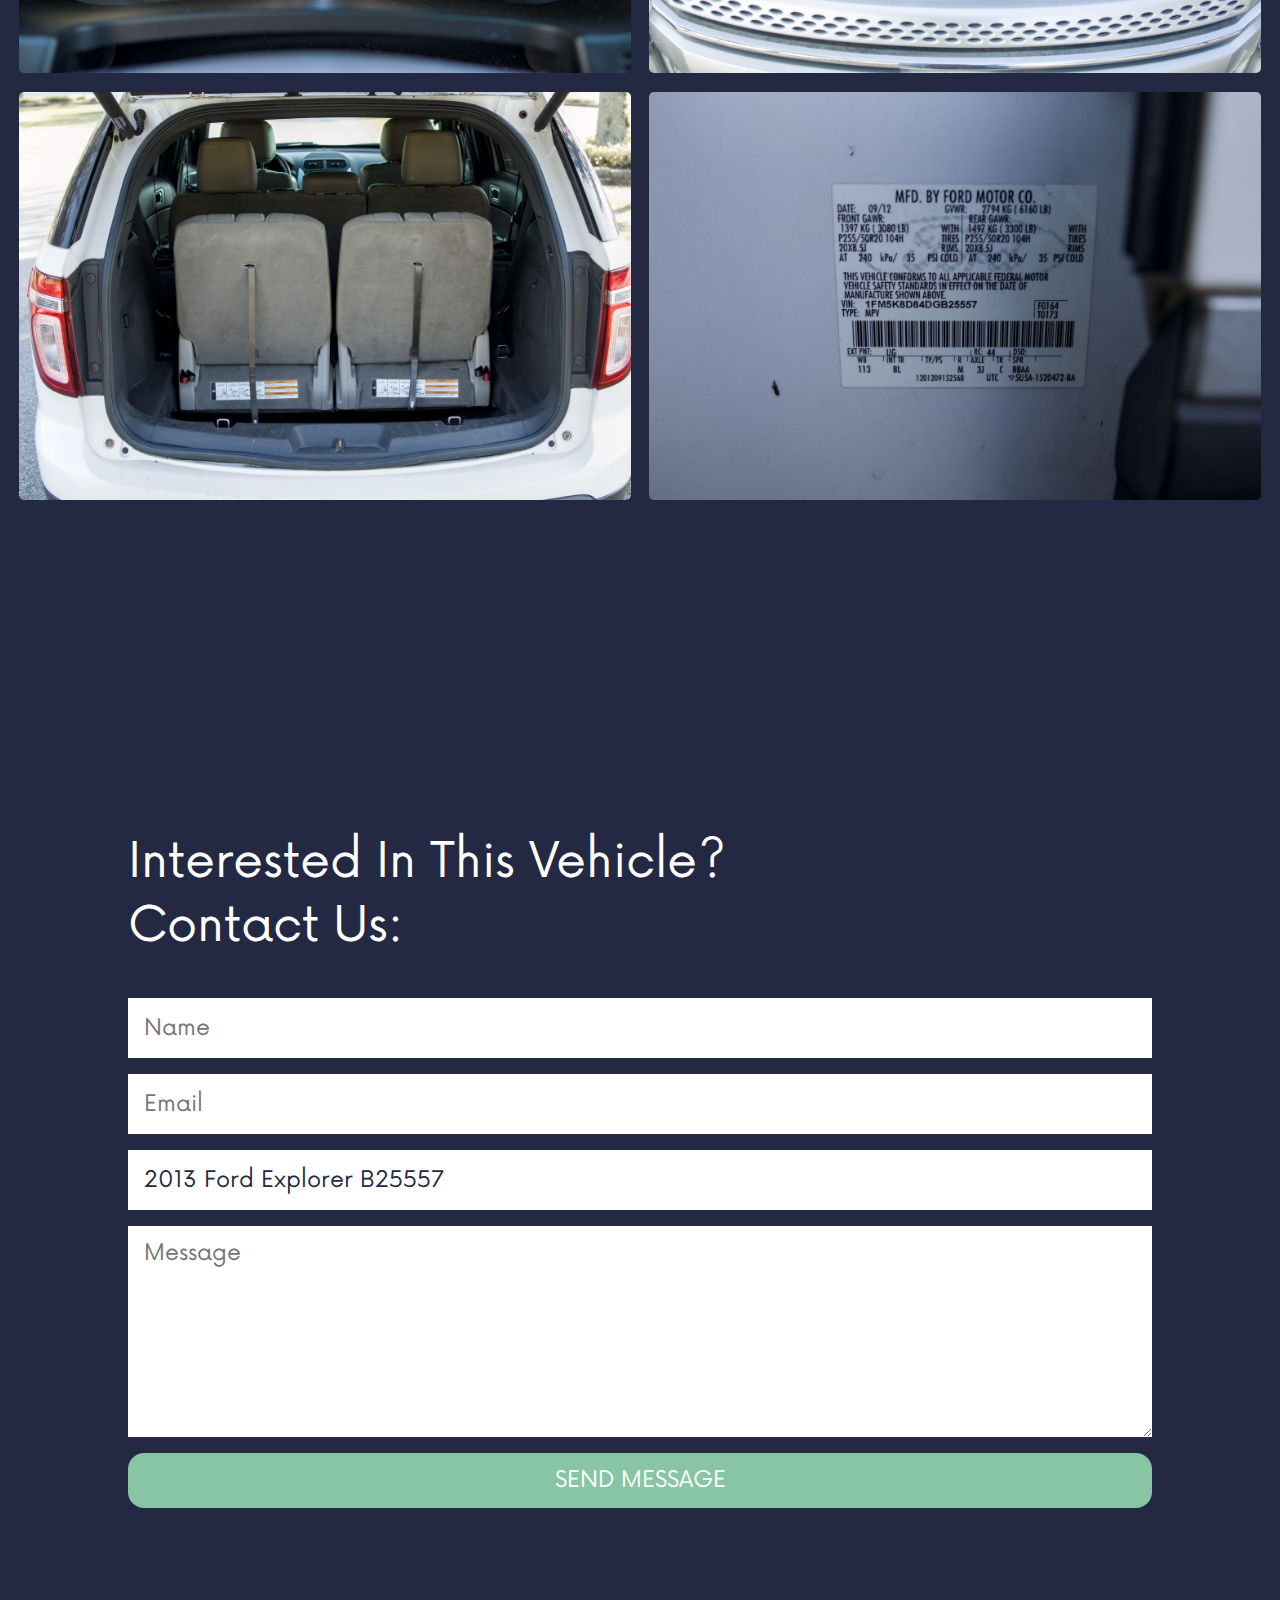
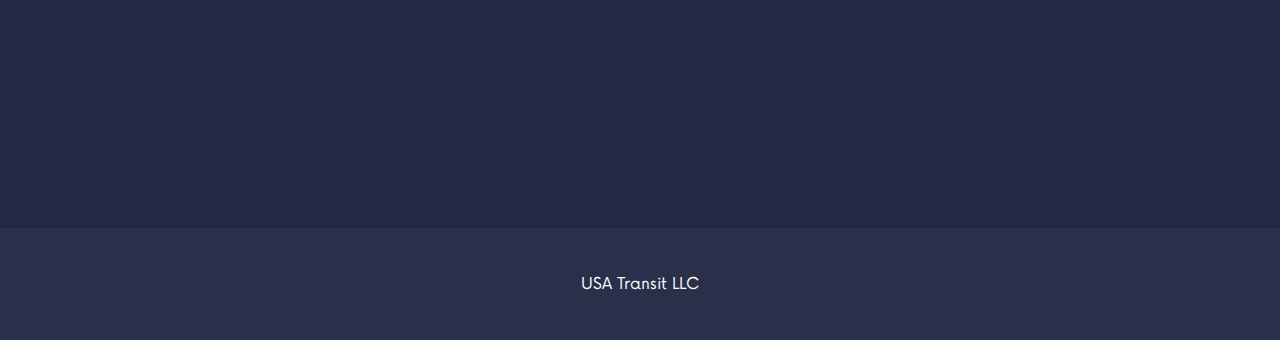
<file: pages/B25557.html>
<!DOCTYPE html>
<html lang="en">

<head>
	<title lang="en">USA Transit LLC</title>
	<link href="../favicon.ico" rel="icon" type="image/x-icon">
	<link href="../favicon.ico" rel="icon" type="image/x-icon" media="(prefers-color-scheme: light)">
	<link href="../favicon_white.ico" rel="icon" type="image/x-icon" media="(prefers-color-scheme: dark)">
	<meta charset="utf-8" />
	<meta name="viewport" content="width=device-width, initial-scale=1" />
	<link rel="stylesheet" href="../css/main.css" />
</head>

<body>

<article id="nav">
	<div><div><a class="goback" href="https://www.usatransit.org/inventory.html"><img src="../images/circle-left-regular-full.svg"></a></div></div>
	<div><div><a class="homebutton" href="https://www.usatransit.org/">USA Transit LLC</a></div></div>
	<div><div></div></div>
</article>

<article id="photopagetop">
	<img src="../vehicles/B25557/B25557_1000.jpg">
	<div>
		<h1>2013</h1>
		<h1>Ford</h1>
		<h1>Explorer</h1>
		<h1>166,256 Miles</h1>
		<h1>$6,500</h1>
	</div>
</article>

<article class="photoheading" id="exteriorphotos">
	<h1>Exterior</h1>
	<div class="photoflexcontainer">
		<img src="../vehicles/B25557/B25557_1000.jpg">
		<img src="../vehicles/B25557/B25557_1010.jpg">
		<img src="../vehicles/B25557/B25557_1020.jpg">
		<img src="../vehicles/B25557/B25557_1030.jpg">
		<img src="../vehicles/B25557/B25557_1035.jpg">
		<img src="../vehicles/B25557/B25557_1015.jpg">
	</div>
</article>

<article class="photoheading" id="interiorphotos">
	<h1>Interior</h1>
	<div class="photoflexcontainer">
		<img src="../vehicles/B25557/B25557_2015.jpg">
		<img src="../vehicles/B25557/B25557_2030.jpg">
		<img src="../vehicles/B25557/B25557_2070.jpg">
		<img src="../vehicles/B25557/B25557_2020.jpg">
		<img src="../vehicles/B25557/B25557_2035.jpg">
		<img src="../vehicles/B25557/B25557_2040.jpg">
		<img src="../vehicles/B25557/B25557_2055.jpg">
		<img src="../vehicles/B25557/B25557_2065.jpg">
		<img src="../vehicles/B25557/B25557_2045.jpg">
		<img src="../vehicles/B25557/B25557_2060.jpg">
		<img src="../vehicles/B25557/B25557_2080.jpg">
		<img src="../vehicles/B25557/B25557_2075.jpg">
		<img src="../vehicles/B25557/B25557_2005.jpg">
		<img src="../vehicles/B25557/B25557_2000.jpg">
		<img src="../vehicles/B25557/B25557_2025.jpg">
		<img src="../vehicles/B25557/B25557_2050.jpg">
	</div>
</article>

<article class="photoheading" id="otherphotos">
	<h1>Other</h1>
	<div class="photoflexcontainer">
		<img src="../vehicles/B25557/B25557_3000.jpg">
		<img src="../vehicles/B25557/B25557_3005.jpg">
		<img src="../vehicles/B25557/B25557_2010.jpg">
		<img src="../vehicles/B25557/B25557_3010.jpg">
	</div>
</article>

<article class="contactform" id="contact">
	<h3>Interested In This Vehicle?</h3>
	<h3>Contact Us:</h3>
	<form action="https://api.web3forms.com/submit" method="POST">
		<div class="contactflexcontainer">
			<!-- Replace with your Access Key -->
			<input type="hidden" name="access_key" value="21371584-3aa6-446a-8b07-a23f1f2bc452">
			<!-- Form Inputs. Each input must have a name="" attribute -->
			<input type="text" name="name" placeholder="Name" required>
			<input type="email" name="email" placeholder="Email" required>
			<input type="subject" name="subject" value="2013 Ford Explorer B25557" readonly required>
			<textarea name="message" placeholder="Message" rows="8" required></textarea>
			<!-- Honeypot Spam Protection -->
			<input type="checkbox" name="botcheck" class="hidden" style="display: none;">
			<!-- Custom Confirmation / Success Page -->
			<input type="hidden" name="redirect" value="https://usatransit.org/thanks.html">
			<button type="submit">SEND MESSAGE</button>
		</div>
	</form>
</article>

<article id="footer">
	<div class="footer">USA Transit LLC</div>
</article>

</body>
</html>
</file>
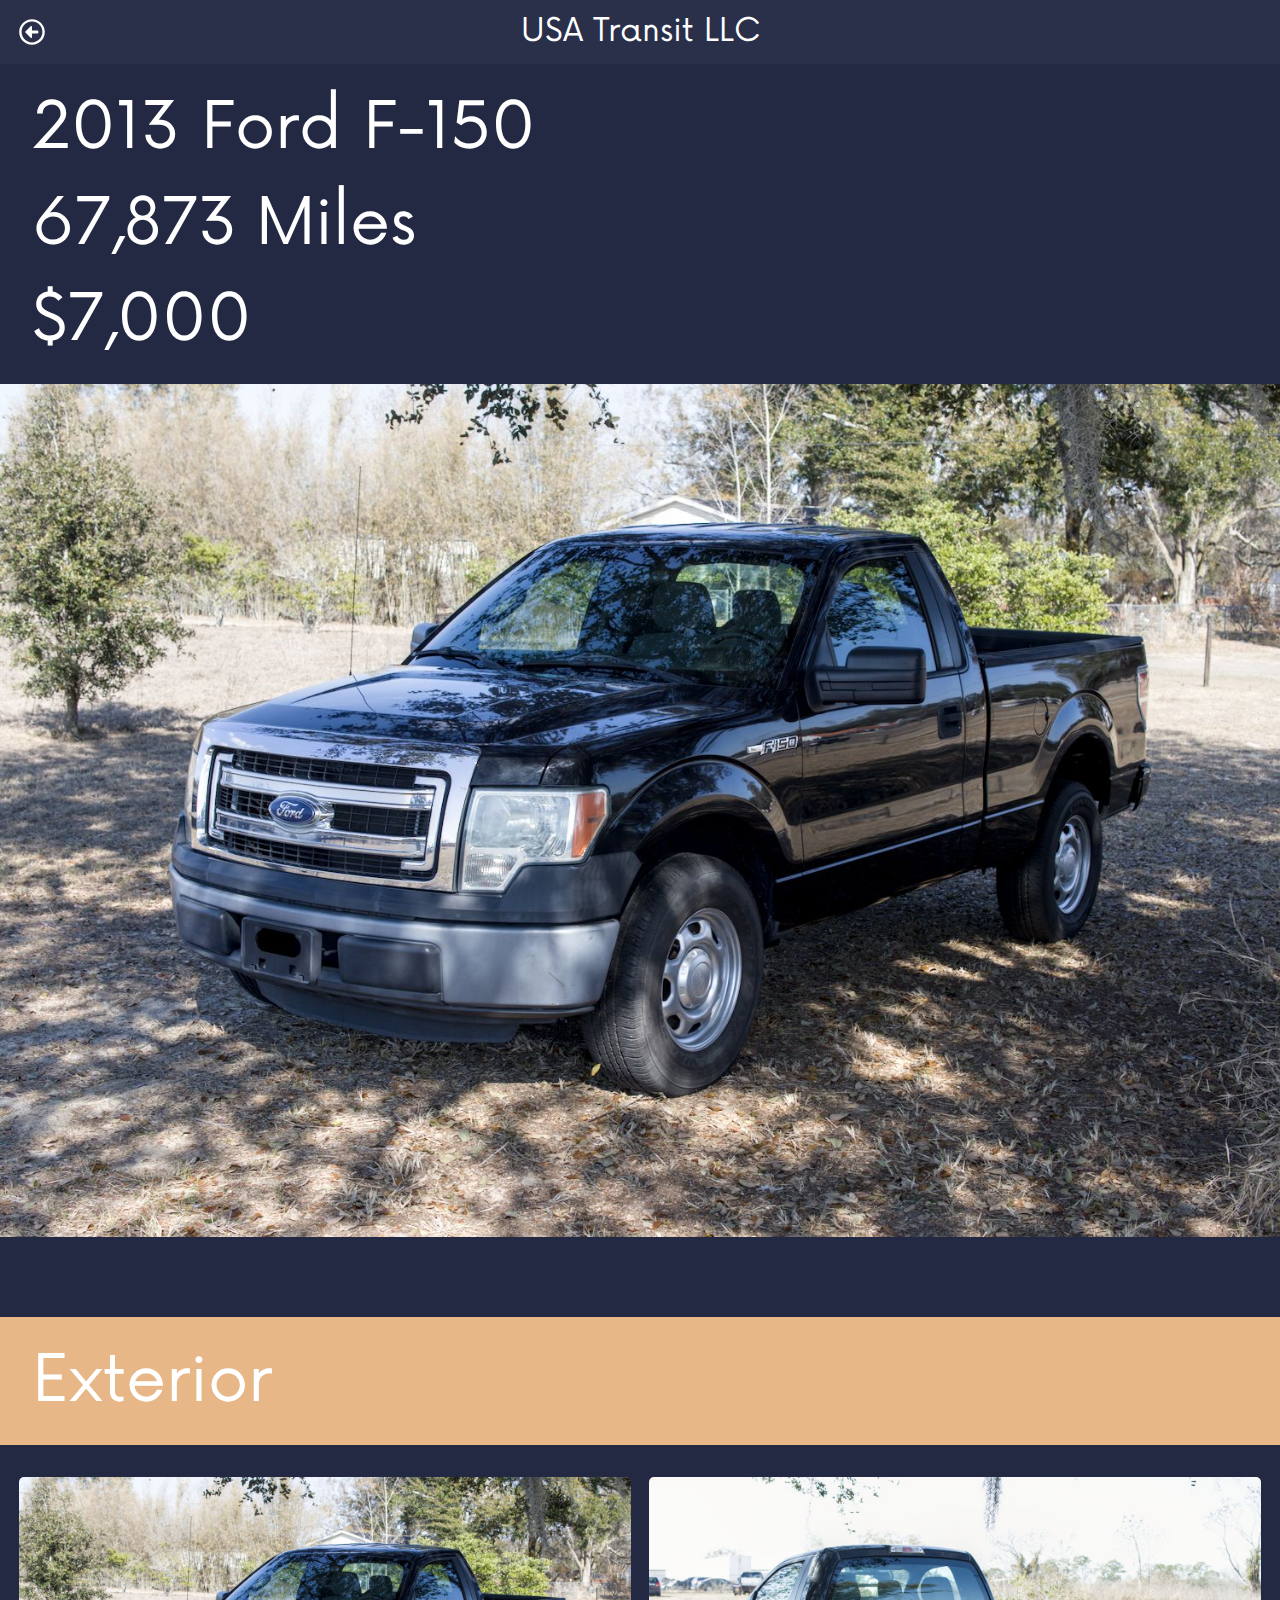
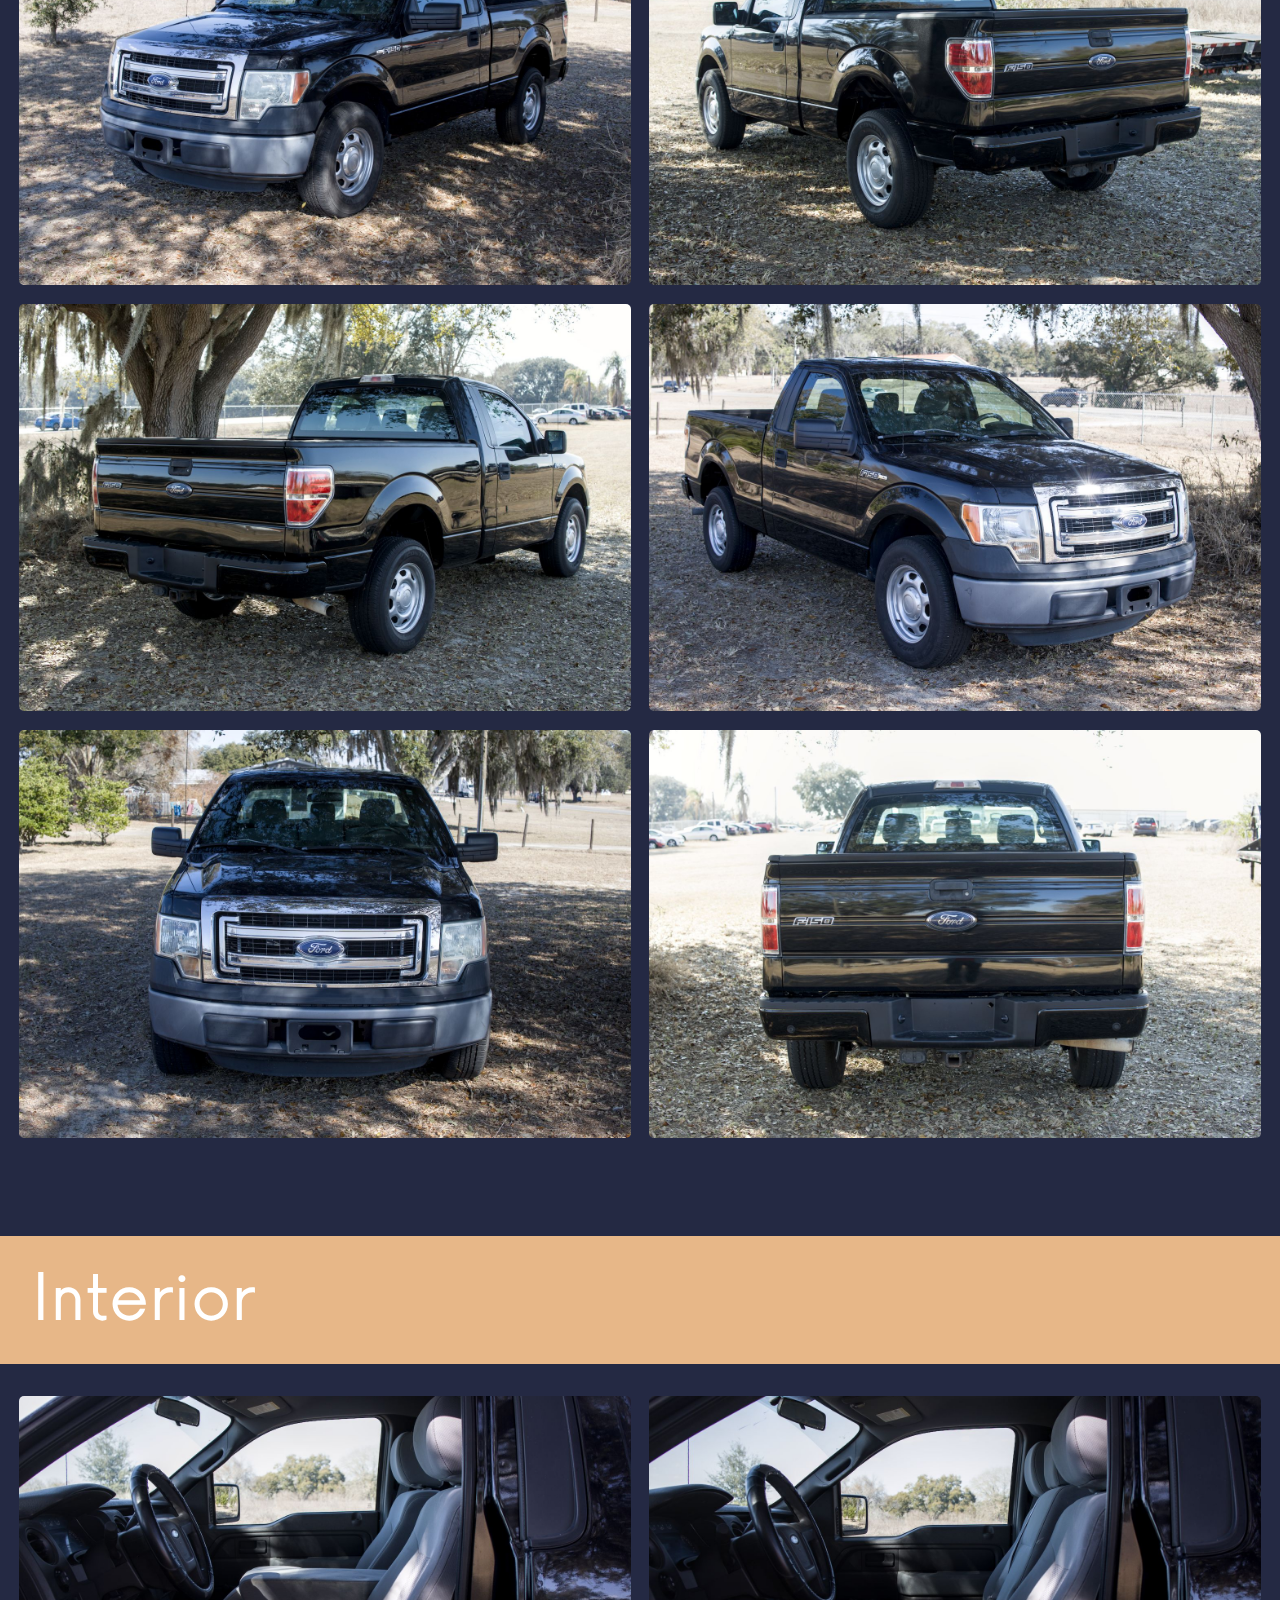
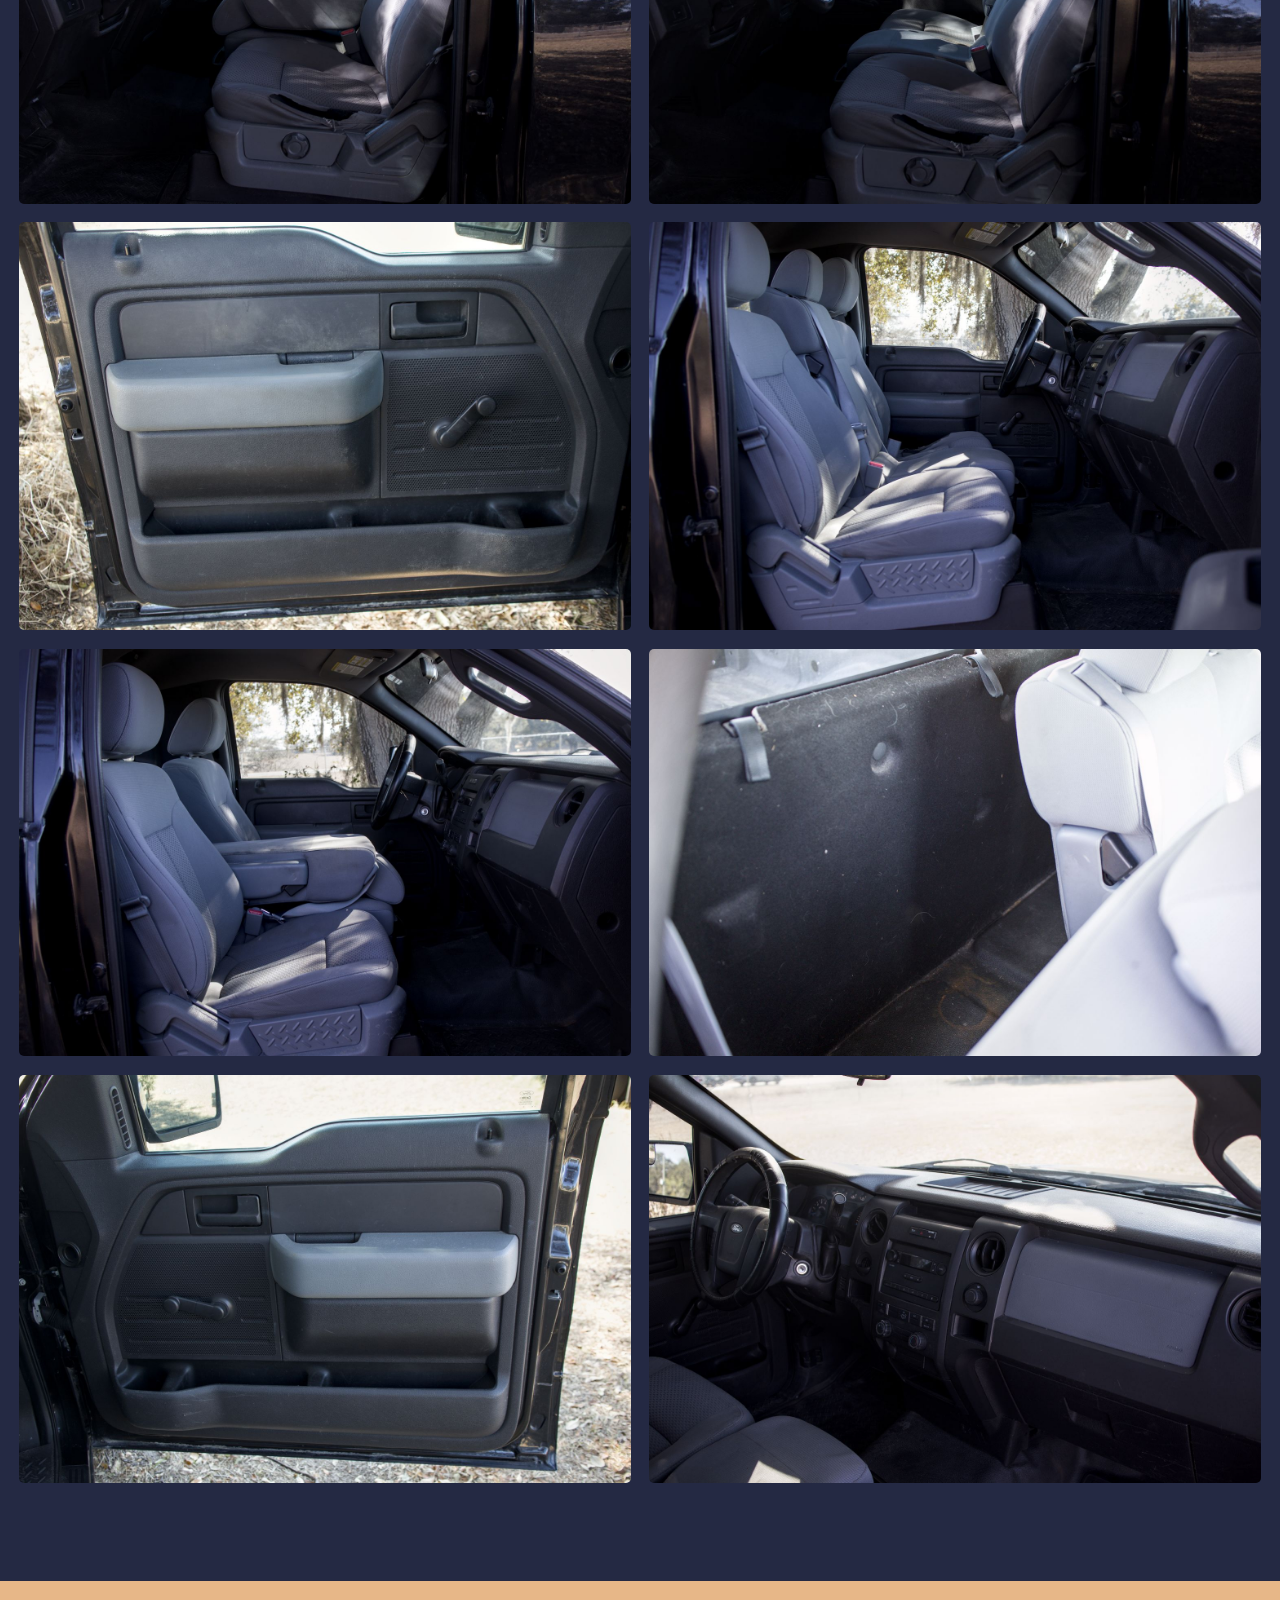
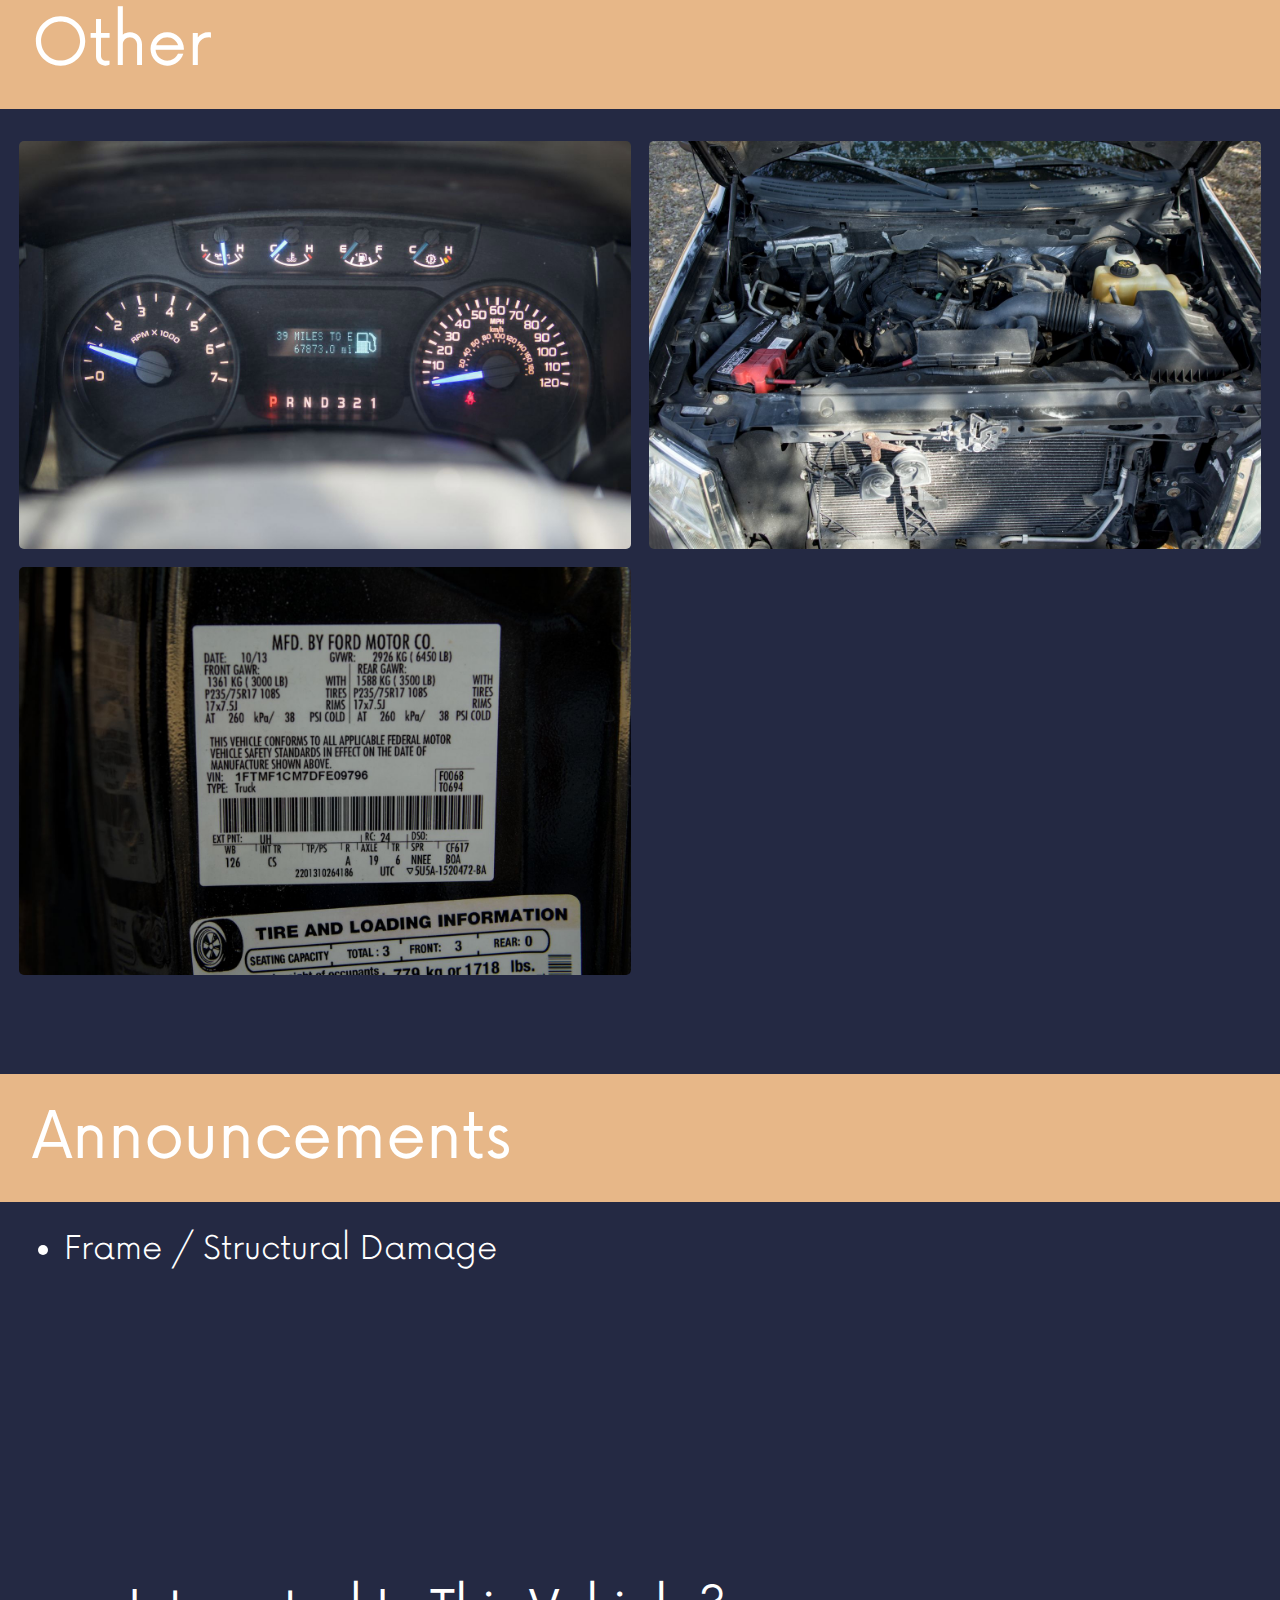
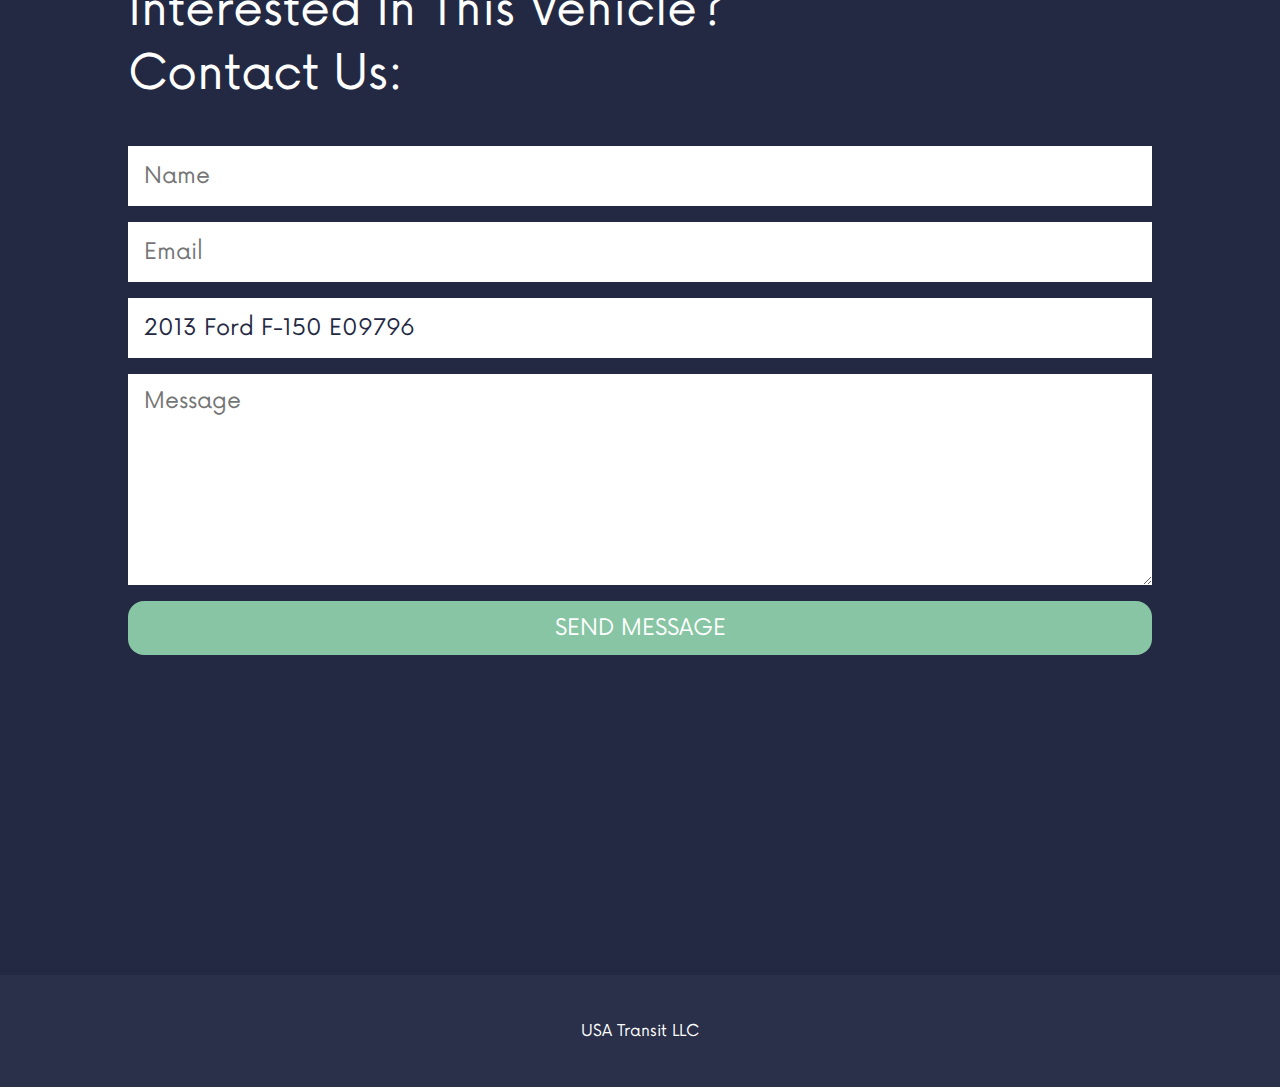
<file: pages/E09796.html>
<!DOCTYPE html>
<html lang="en">

<head>
	<title lang="en">USA Transit LLC</title>
	<link href="../favicon.ico" rel="icon" type="image/x-icon">
	<link href="../favicon.ico" rel="icon" type="image/x-icon" media="(prefers-color-scheme: light)">
	<link href="../favicon_white.ico" rel="icon" type="image/x-icon" media="(prefers-color-scheme: dark)">
	<meta charset="utf-8" />
	<meta name="viewport" content="width=device-width, initial-scale=1" />
	<link rel="stylesheet" href="../css/main.css" />
</head>

<body>

<article id="nav">
	<div><div><a class="goback" href="https://www.usatransit.org/inventory.html"><img src="../images/circle-left-regular-full.svg"></a></div></div>
	<div><div><a class="homebutton" href="https://www.usatransit.org/">USA Transit LLC</a></div></div>
	<div><div></div></div>
</article>

<article id="photopagetop">
	<img src="../vehicles/E09796/E09796_FD.jpg">
	<div>
		<h1>2013</h1>
		<h1>Ford</h1>
		<h1>F-150</h1>
		<h1>67,873 Miles</h1>
		<h1>$7,000</h1>
	</div>
</article>

<article class="photoheading" id="exteriorphotos">
	<h1>Exterior</h1>
	<div class="photoflexcontainer">
		<img src="../vehicles/E09796/E09796_FD.jpg">
		<img src="../vehicles/E09796/E09796_RD.jpg">
		<img src="../vehicles/E09796/E09796_RP.jpg">
		<img src="../vehicles/E09796/E09796_FP.jpg">
		<img src="../vehicles/E09796/E09796_F.jpg">
		<img src="../vehicles/E09796/E09796_R.jpg">
	</div>
</article>

<article class="photoheading" id="interiorphotos">
	<h1>Interior</h1>
	<div class="photoflexcontainer">
		<img src="../vehicles/E09796/E09796_FDIN.jpg">
		<img src="../vehicles/E09796/E09796_FDIN2.jpg">
		<img src="../vehicles/E09796/E09796_FDDOOR.jpg">
		<img src="../vehicles/E09796/E09796_FPIN.jpg">
		<img src="../vehicles/E09796/E09796_FPIN2.jpg">
		<img src="../vehicles/E09796/E09796_RPIN.jpg">
		<img src="../vehicles/E09796/E09796_FPDOOR.jpg">
		<img src="../vehicles/E09796/E09796_DASH.jpg">
	</div>
</article>

<article class="photoheading" id="otherphotos">
	<h1>Other</h1>
	<div class="photoflexcontainer">
		<img src="../vehicles/E09796/E09796_ODO.jpg">
		<img src="../vehicles/E09796/E09796_ENG.jpg">
		<img src="../vehicles/E09796/E09796_VIN.jpg">
	</div>
</article>

<article class="photoheading" id="announcements">
	<h1>Announcements</h1>
	<ul class="documentlist">
		<li>Frame / Structural Damage</li>
	</ul>
</article>

<article class="contactform" id="contact">
	<h3>Interested In This Vehicle?</h3>
	<h3>Contact Us:</h3>
	<form action="https://api.web3forms.com/submit" method="POST">
		<div class="contactflexcontainer">
			<!-- Replace with your Access Key -->
			<input type="hidden" name="access_key" value="21371584-3aa6-446a-8b07-a23f1f2bc452">
			<!-- Form Inputs. Each input must have a name="" attribute -->
			<input type="text" name="name" placeholder="Name" required>
			<input type="email" name="email" placeholder="Email" required>
			<input type="subject" name="subject" value="2013 Ford F-150 E09796" readonly required>
			<textarea name="message" placeholder="Message" rows="8" required></textarea>
			<!-- Honeypot Spam Protection -->
			<input type="checkbox" name="botcheck" class="hidden" style="display: none;">
			<!-- Custom Confirmation / Success Page -->
			<input type="hidden" name="redirect" value="https://usatransit.org/thanks.html">
			<button type="submit">SEND MESSAGE</button>
		</div>
	</form>
</article>

<article id="footer">
	<div class="footer">USA Transit LLC</div>
</article>

</body>
</html>
</file>
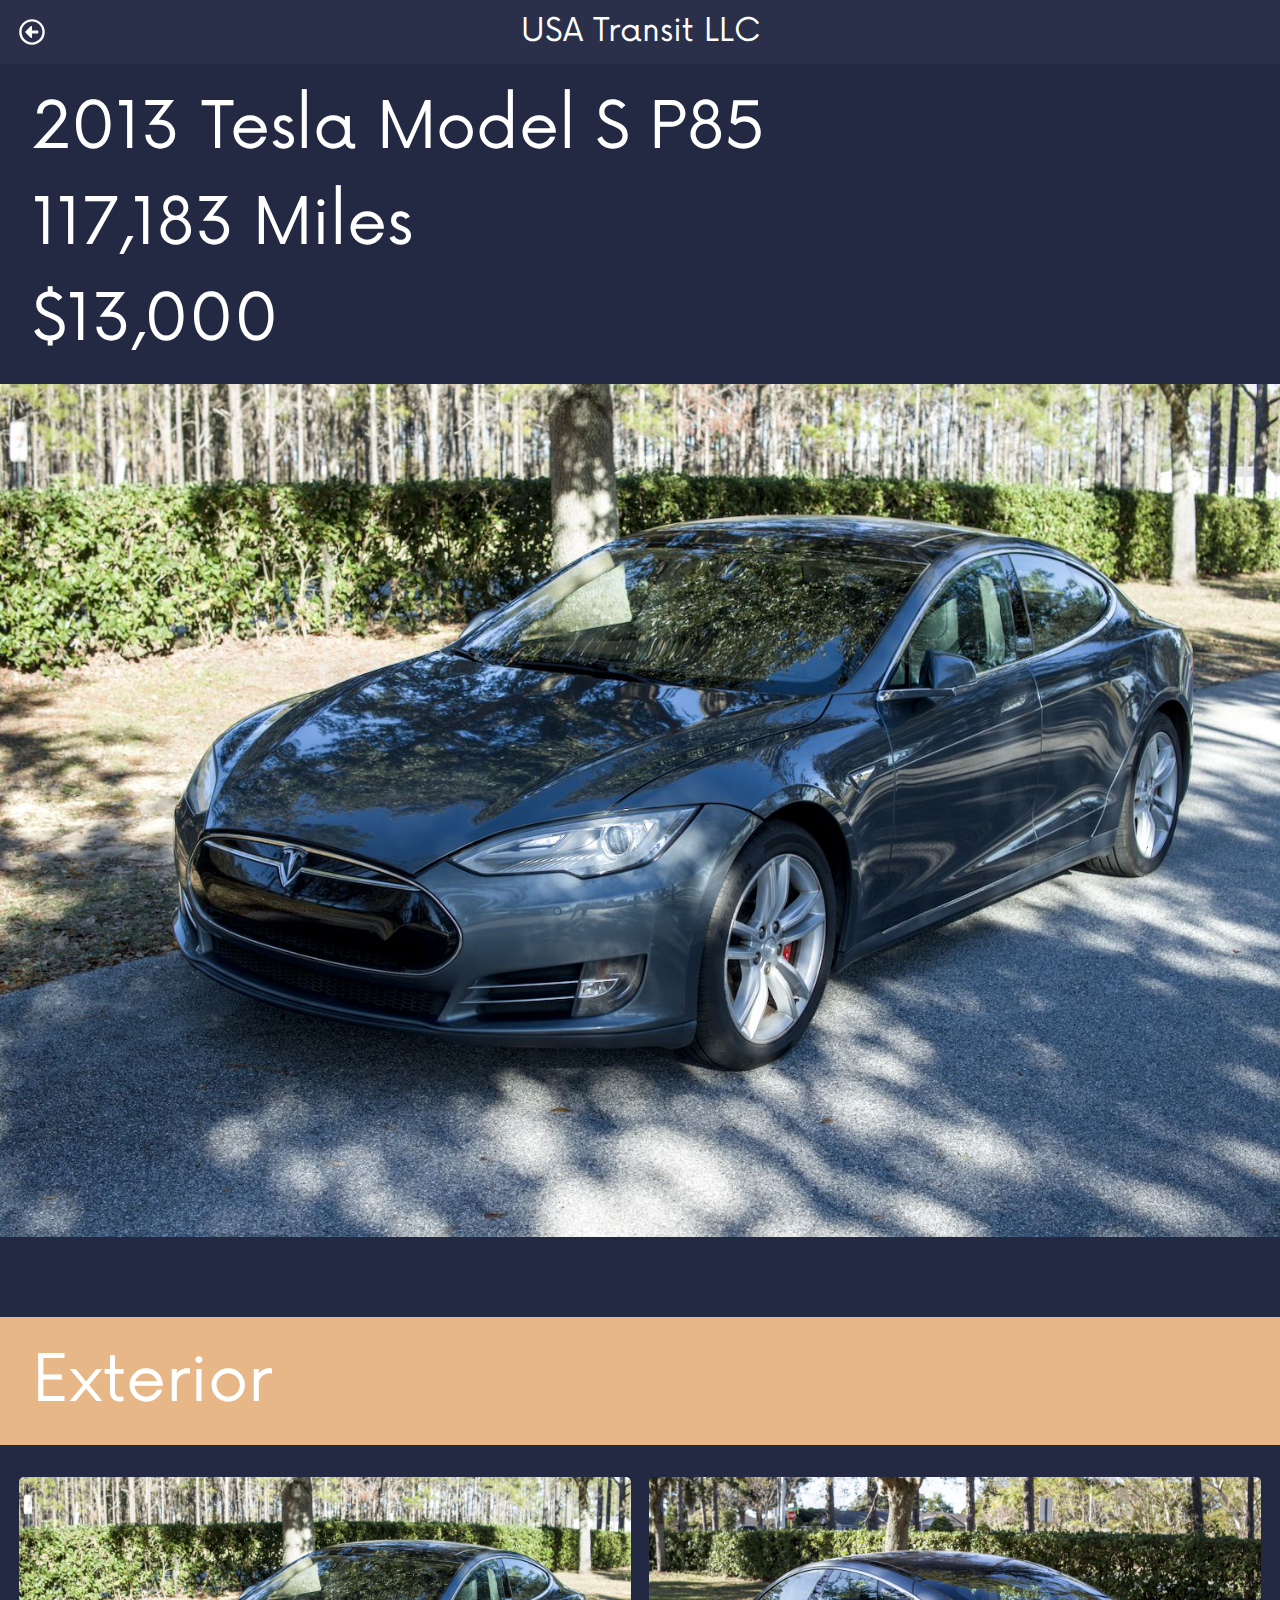
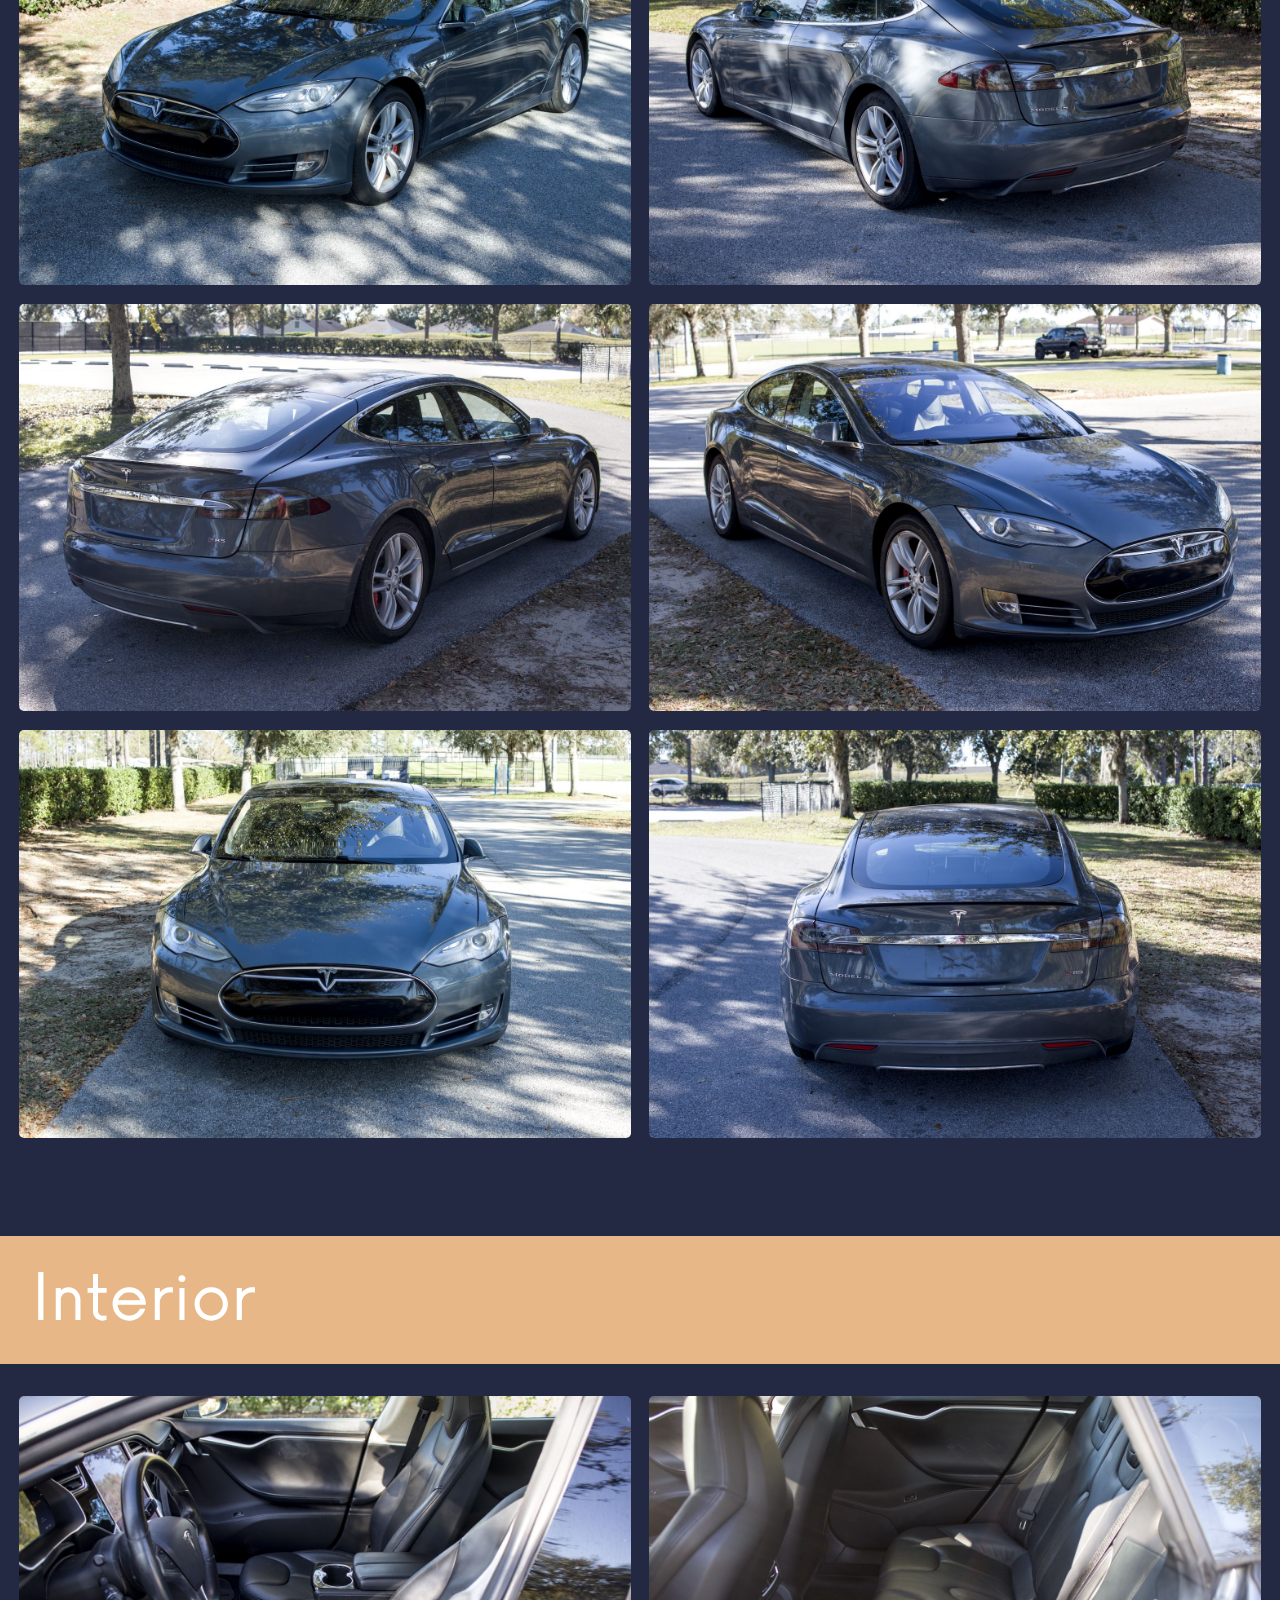
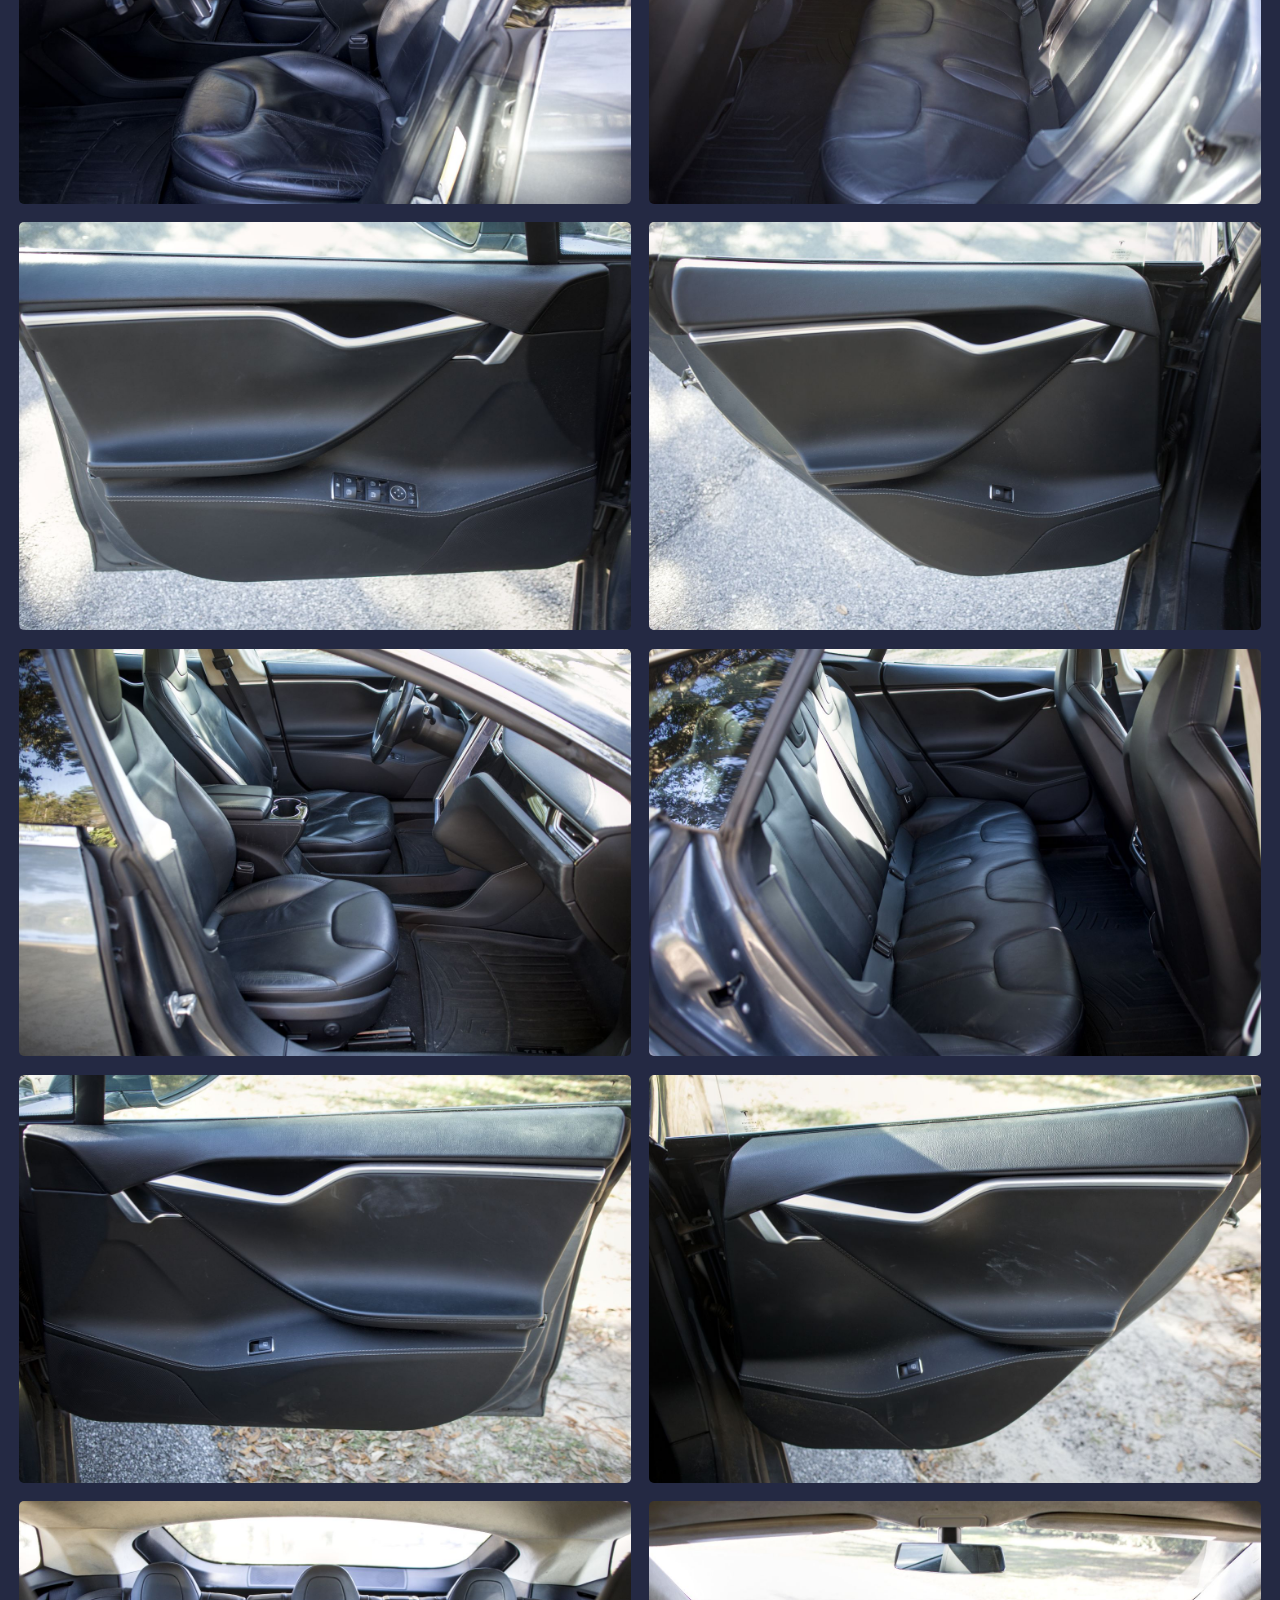
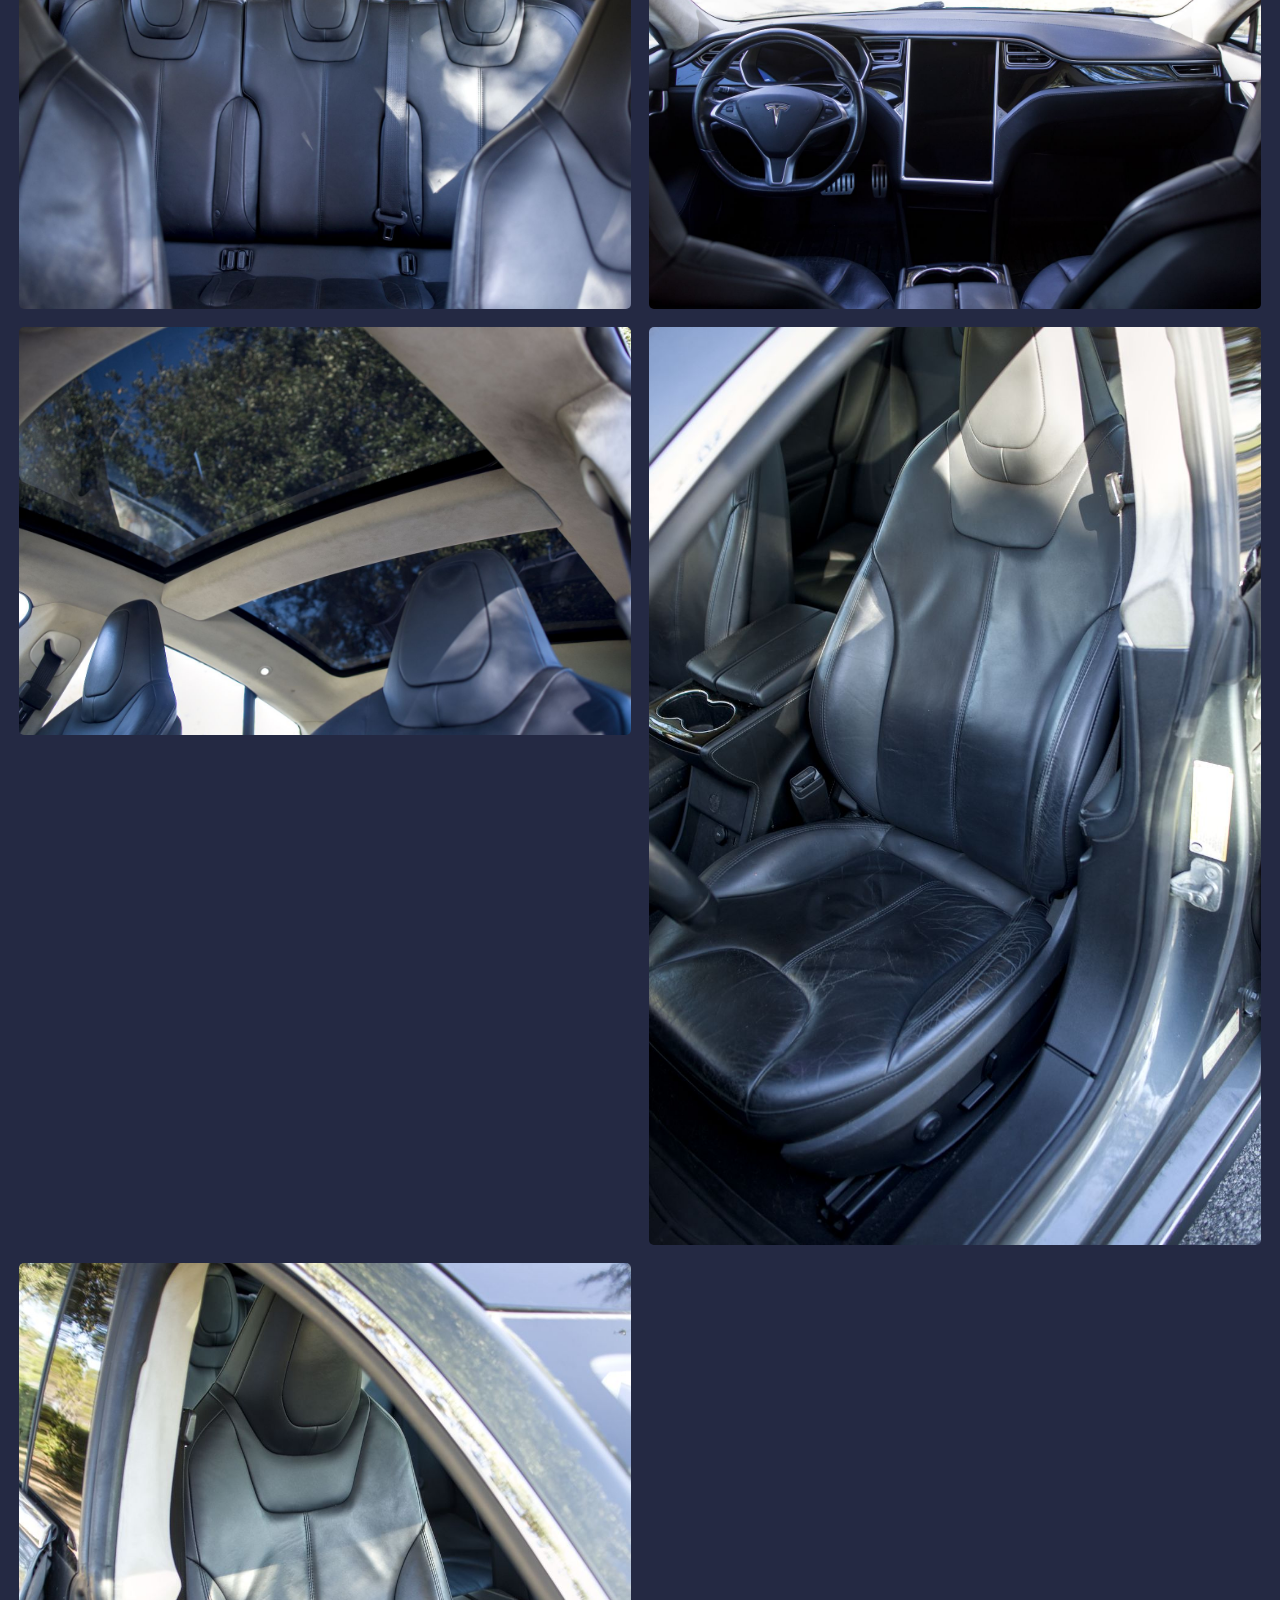
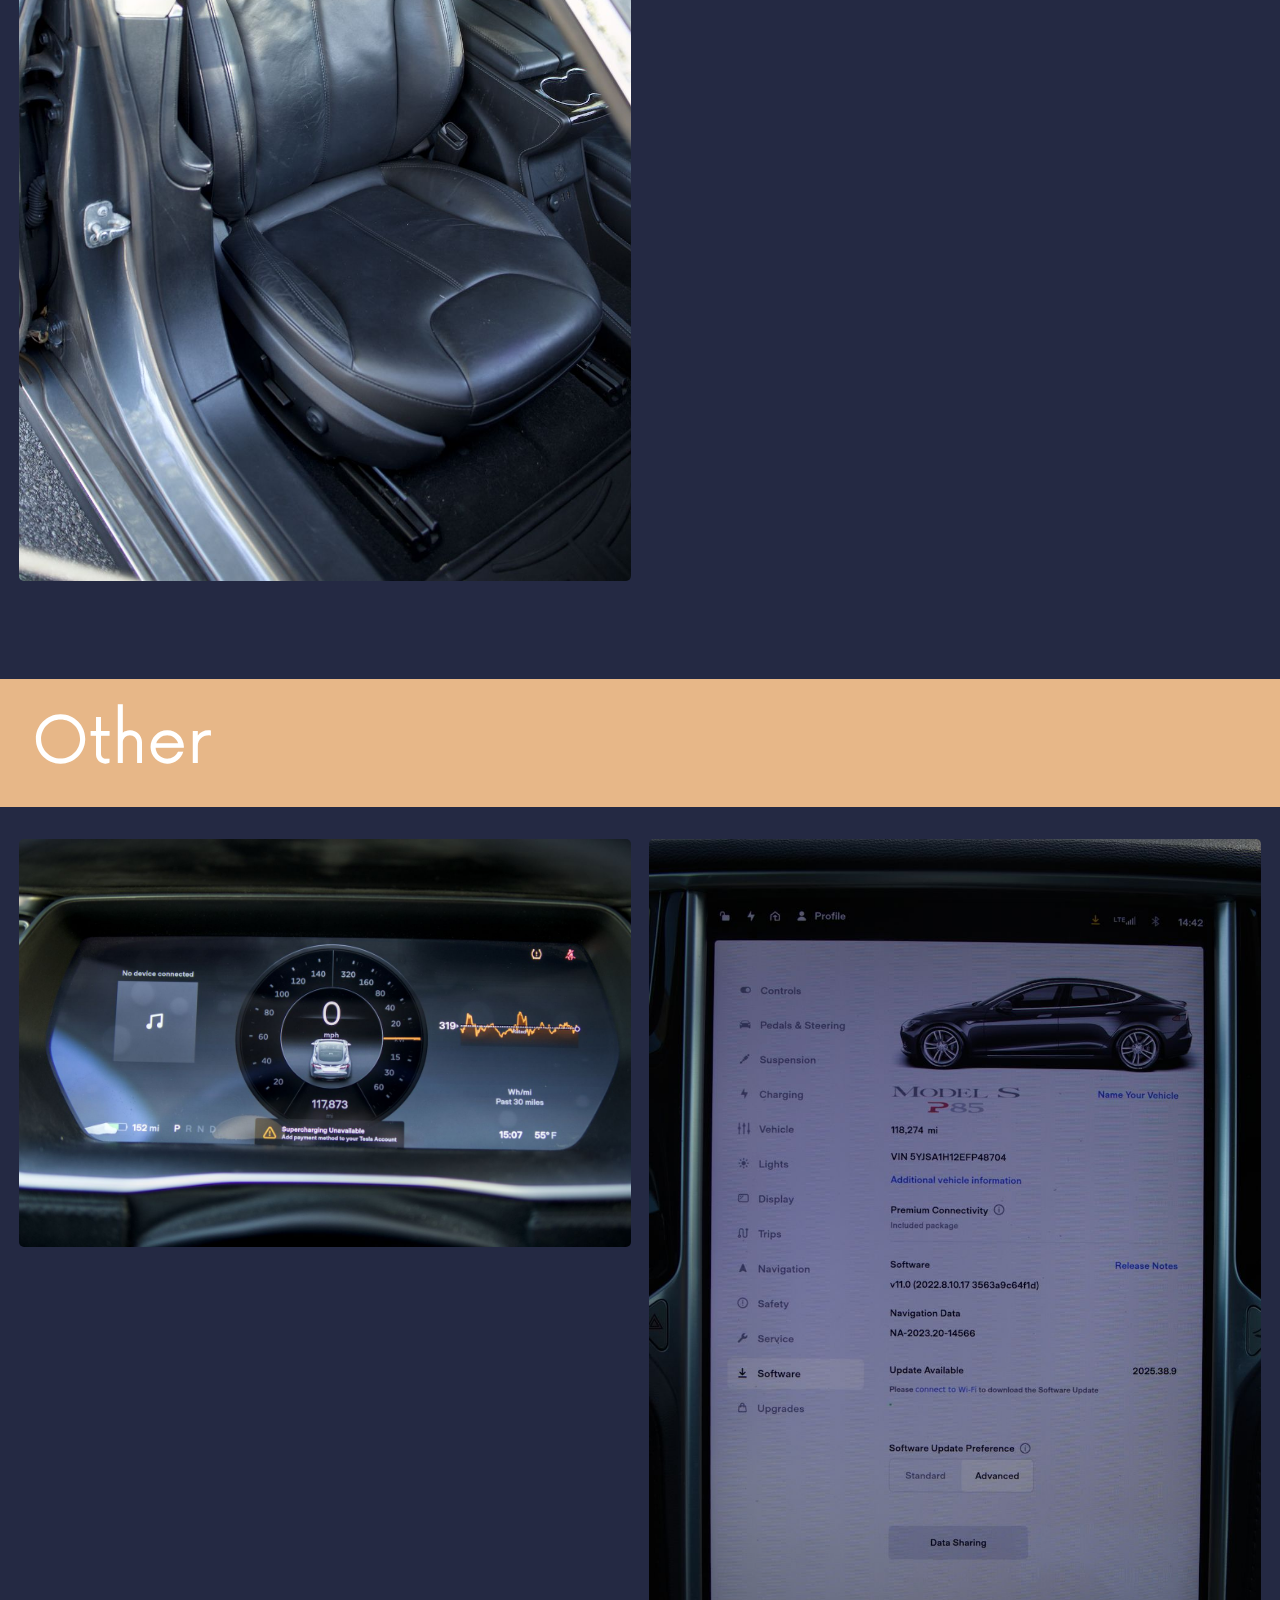
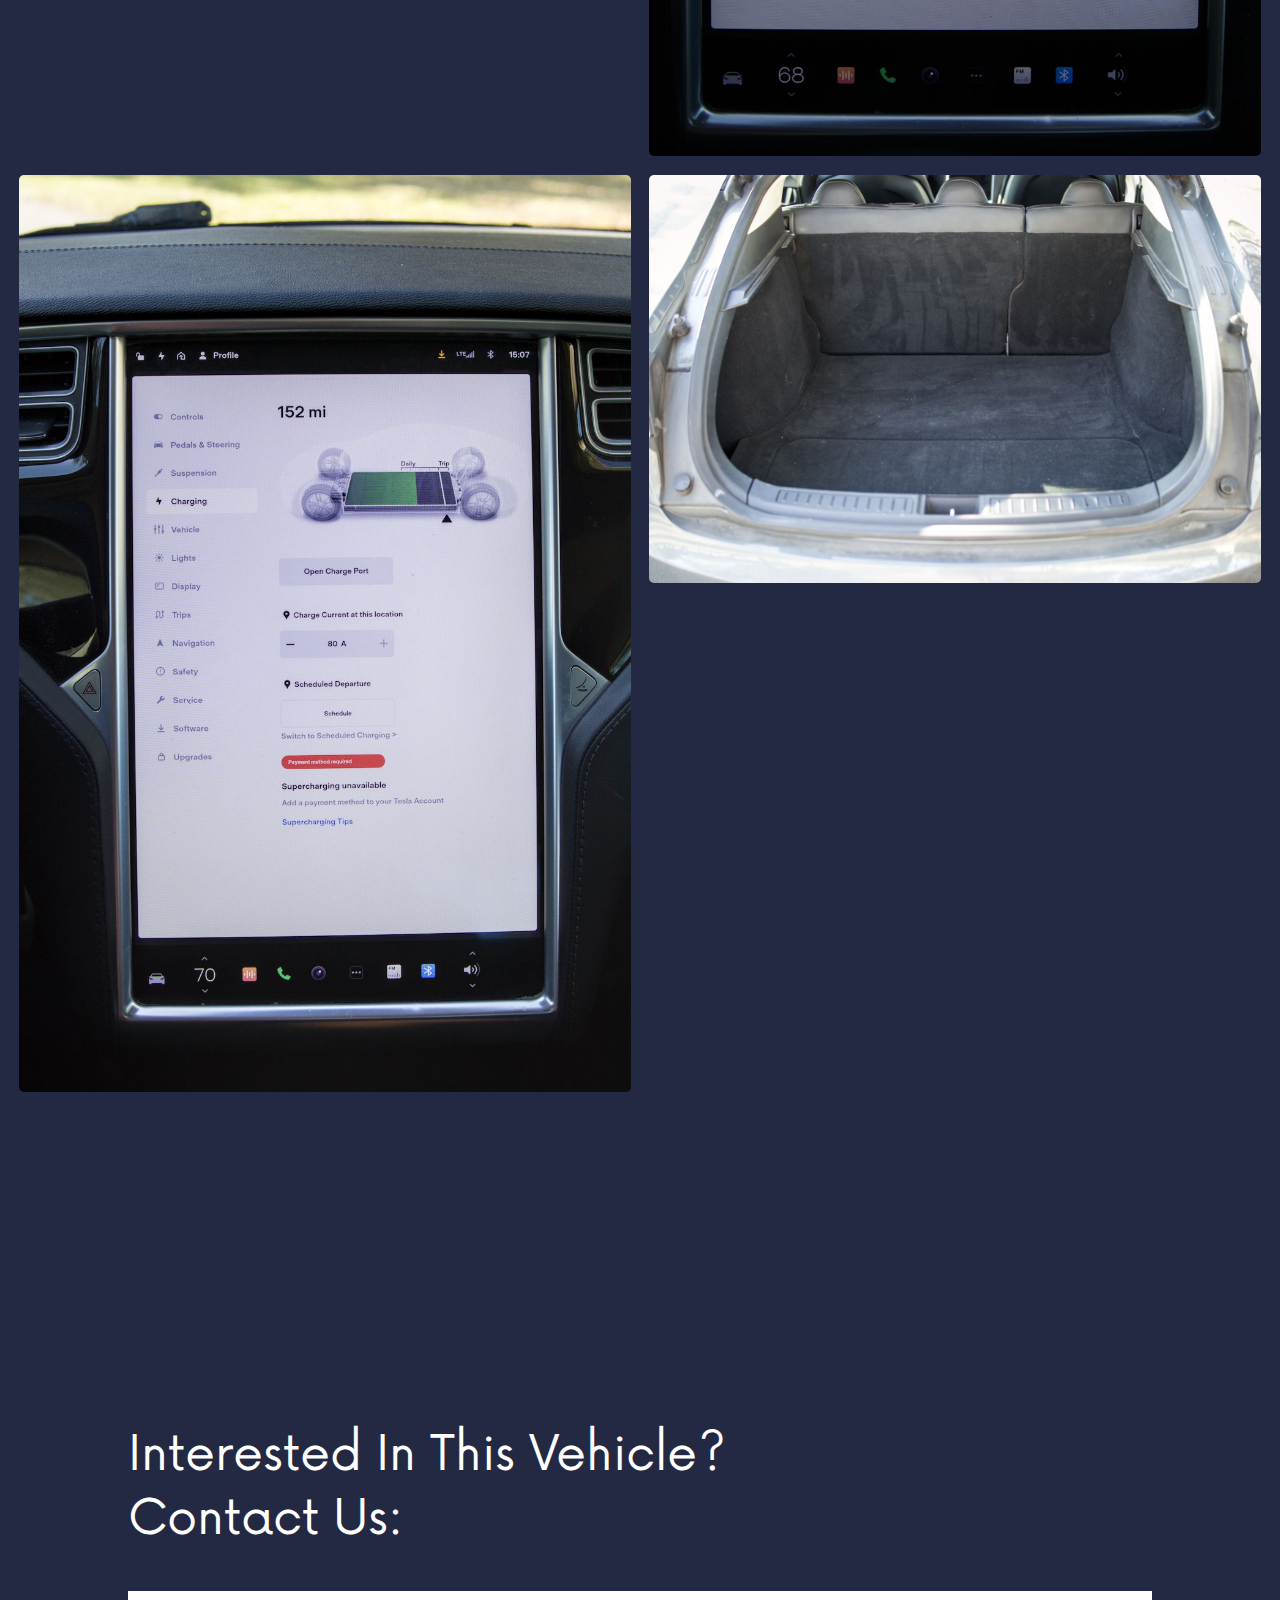
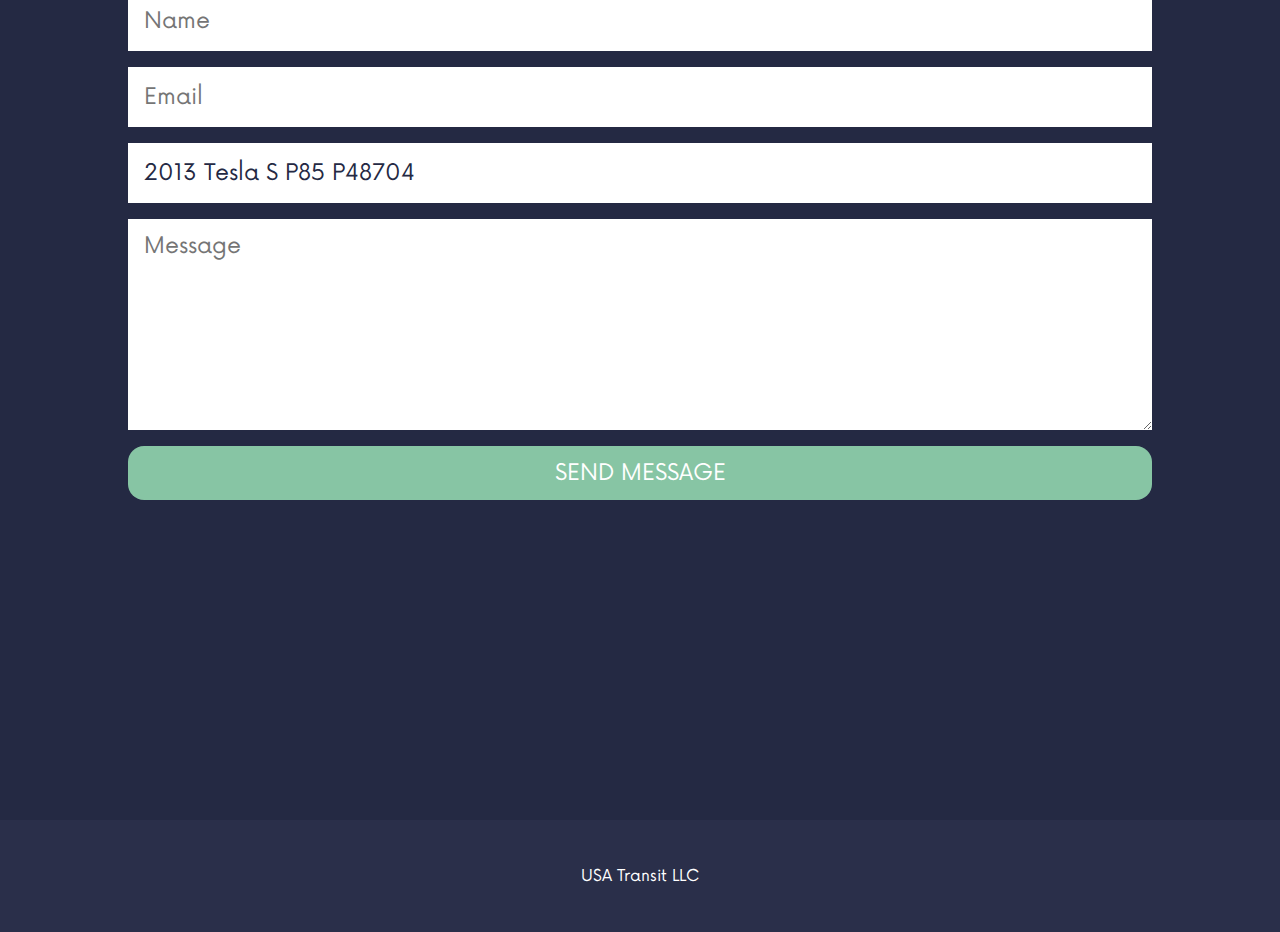
<file: pages/P48704.html>
<!DOCTYPE html>
<html lang="en">

<head>
	<title lang="en">USA Transit LLC</title>
	<link href="../favicon.ico" rel="icon" type="image/x-icon">
	<link href="../favicon.ico" rel="icon" type="image/x-icon" media="(prefers-color-scheme: light)">
	<link href="../favicon_white.ico" rel="icon" type="image/x-icon" media="(prefers-color-scheme: dark)">
	<meta charset="utf-8" />
	<meta name="viewport" content="width=device-width, initial-scale=1" />
	<link rel="stylesheet" href="../css/main.css" />
</head>

<body>

<article id="nav">
	<div><div><a class="goback" href="https://www.usatransit.org/inventory.html"><img src="../images/circle-left-regular-full.svg"></a></div></div>
	<div><div><a class="homebutton" href="https://www.usatransit.org/">USA Transit LLC</a></div></div>
	<div><div></div></div>
</article>

<article id="photopagetop">
	<img src="../vehicles/P48704/P48704_1005.jpg">
	<div>
		<h1>2013</h1>
		<h1>Tesla</h1>
		<h1>Model S P85</h1>
		<h1>117,183 Miles</h1>
		<h1>$13,000</h1>
	</div>
</article>

<article class="photoheading" id="exteriorphotos">
	<h1>Exterior</h1>
	<div class="photoflexcontainer">
		<img src="../vehicles/P48704/P48704_1005.jpg">
		<img src="../vehicles/P48704/P48704_1035.jpg">
		<img src="../vehicles/P48704/P48704_1025.jpg">
		<img src="../vehicles/P48704/P48704_1015.jpg">
		<img src="../vehicles/P48704/P48704_1010.jpg">
		<img src="../vehicles/P48704/P48704_1030.jpg">
	</div>
</article>

<article class="photoheading" id="interiorphotos">
	<h1>Interior</h1>
	<div class="photoflexcontainer">
		<img src="../vehicles/P48704/P48704_2005.jpg">
		<img src="../vehicles/P48704/P48704_2025.jpg">
		<img src="../vehicles/P48704/P48704_2010.jpg">
		<img src="../vehicles/P48704/P48704_2020.jpg">
		<img src="../vehicles/P48704/P48704_2030.jpg">
		<img src="../vehicles/P48704/P48704_2045.jpg">
		<img src="../vehicles/P48704/P48704_2040.jpg">
		<img src="../vehicles/P48704/P48704_2050.jpg">
		<img src="../vehicles/P48704/P48704_2060.jpg">
		<img src="../vehicles/P48704/P48704_2055.jpg">
		<img src="../vehicles/P48704/P48704_2065.jpg">
		<img src="../vehicles/P48704/P48704_2015.jpg">
		<img src="../vehicles/P48704/P48704_2035.jpg">
	</div>
</article>

<article class="photoheading" id="otherphotos">
	<h1>Other</h1>
	<div class="photoflexcontainer">
		<img src="../vehicles/P48704/P48704_3010.jpg">
		<img src="../vehicles/P48704/P48704_3000.jpg">
		<img src="../vehicles/P48704/P48704_3005.jpg">
		<img src="../vehicles/P48704/P48704_2000.jpg">
	</div>
</article>

<article class="contactform" id="contact">
	<h3>Interested In This Vehicle?</h3>
	<h3>Contact Us:</h3>
	<form action="https://api.web3forms.com/submit" method="POST">
		<div class="contactflexcontainer">
			<!-- Replace with your Access Key -->
			<input type="hidden" name="access_key" value="21371584-3aa6-446a-8b07-a23f1f2bc452">
			<!-- Form Inputs. Each input must have a name="" attribute -->
			<input type="text" name="name" placeholder="Name" required>
			<input type="email" name="email" placeholder="Email" required>
			<input type="subject" name="subject" value="2013 Tesla S P85 P48704" readonly required>
			<textarea name="message" placeholder="Message" rows="8" required></textarea>
			<!-- Honeypot Spam Protection -->
			<input type="checkbox" name="botcheck" class="hidden" style="display: none;">
			<!-- Custom Confirmation / Success Page -->
			<input type="hidden" name="redirect" value="https://usatransit.org/thanks.html">
			<button type="submit">SEND MESSAGE</button>
		</div>
	</form>
</article>

<article id="footer">
	<div class="footer">USA Transit LLC</div>
</article>

</body>
</html>
</file>
<file: main.css>
/* Fonts */

@font-face {
	font-family: Metropolis;
	src: url(Metropolis-Regular.otf);
	font-weight: 400;
}

@font-face {
	font-family: Metropolis;
	src: url(Metropolis-Medium.otf);
	font-weight: 500;
}


@font-face {
	font-family: Metropolis;
	src: url(Metropolis-Black.otf);
	font-weight: 900;
}


/* Colors */

.backcolor {
	background-color: #282828;
}

.textcolor {
	color: #ebebed;
}


/* Styling */

html {
	font-size: 10px;
	font-family: serif;
	padding: 0;
	margin: 0;
}

body {
	padding: 0;
	margin: 0;
}

h1 {
	font-size: 11rem;
	line-height: 11rem;
	padding: 0;
	margin: 0;
	font-family: Metropolis;
	font-weight: 400;
}

p {
	font-size: 2rem;
	line-height: 4rem;
	padding: 0;
	margin: 0;
	margin-bottom: 5rem;
	font-family: Metropolis;
	font-weight: 400;
}

@media screen and (max-width: 900px) {
	h1 {
		font-size: 5rem;
		line-height: 5rem;
	}
}

h1.borderbox {
	border-style: solid;
	border-width: 5px;
	border-color: #ebebed;
	border-radius: 10px;
	margin: 5rem 1rem;
	padding: 1rem;
}

.flexcontainer {
	display: flex;
}

.flexcontainer.center {
	justify-content: center;
}

.flexcontainer.nav {
	justify-content: space-between;
}

.flexcontainer.nav > div {
	background-color: #162044;
	font-size: 1.6rem;
	line-height: 1.6rem;
	margin: 1.2rem 0;
	padding: 1rem;
	color: #ebebed;
	text-align: center;
	border-radius: 10px;
	font-family: Metropolis;
	text-transform: uppercase;
}

.navbar {
	padding: 0;
	margin: 0;
	height: 6rem;
	width: 100%;
	position: sticky;
	top: 0;
	background-color: pink;
	z-index: 99;
}

.wrapper {
	display: flex;
	justify-content: center;
}

.footer {
	background-color: #1d1d1d;
	height: 10rem;
	width: 100%;
	bottom: 0;
	display: flex;
	justify-content: center;
	align-content: center;
	flex-flow: row wrap;
}

.footer > div {
	font-family: Metropolis;
	font-weight: 400;
	color: white;
	font-size: 2rem;
	line-height: 2rem;
	height: 2rem;
}

.widesection {
	background-color: grey;
	min-height: 30rem;
	width: 100%;
	margin-bottom: 20rem;
	display: flex;
	justify-content: center;
	align-content: center;
	flex-flow: column wrap;
	padding: 3rem 0;
}


.inner {
	width: 60%;
}

@media screen and (max-width: 900px) {
	.inner {
		width: 80%;
	}
}

.inner > p {
	color: #ebebed;
}



/* Contact Section */

.contactword {
	font-family: Metropolis;
	font-weight: 400;
	color: white;
	font-size: 3rem;
	line-height: 3rem;
	text-align: center;
}

.contactform {
	width: 40%;
	margin-top: 2rem;
}

.contactform > form > .flexcontainer {
	flex-flow: column wrap;
}

.contactform > form > div > input,
.contactform > form > div > textarea,
.contactform > form > div > button {
	font-family: Metropolis;
	font-size: 2rem;
	line-height: 2rem;
	padding: 1rem;
	margin-top: 1rem;
	left: 0;
	right: 0;
	border-radius: 5px;
	border: none;
	background-color: #d1d1d1;
}

.contactform > form > div > textarea {
	resize: vertical;
}

	
.contactform > form > div > button {
		background-color: #0059f7;
		color: white;
		font-weight: 500;
	}
	
.contactform > form > div > button:hover {
		background-color: #3179f9;
		cursor: pointer;
	}

@media screen and (max-width: 900px) {
	.contactform  {
		width: 80%;
	}
}
</file>
<file: css/main.css>
@font-face { font-family: Now; font-weight: normal; src: url(now/Now-Regular.otf); }
@font-face { font-family: Now; font-weight: bold; src: url(now/Now-Bold.otf); }
@font-face { font-family: Now; font-weight: 300; src: url(now/Now-Light.otf); }

:root {
  color-scheme: light dark;
}

* {
	box-sizing: border-box;
}

body, h1, h2, h3, h4, h5, h6, h7, h8, h9, p, div, head, title, a, form, textarea, button, input, img, ul, li {
	margin: 0;
	padding: 0;
	border: 0;
	font-family: Now, Helvetica, Arial, sans-serif;
	text-decoration: none;
	color: #ffffff;
	font-weight: normal;
}

body {
	background-color: #242943;
}

h1 {
	font-size: 5rem;
	line-height: 5rem;
}

@media screen and (max-width: 768px) {
	h1 {
		font-size: 3rem;
		line-height: 3rem;
	}
}
@media screen and (min-width: 769px) and (max-width: 1280px) {
	h1 {
		font-size: 4rem;
		line-height: 4rem;
	}
}
@media screen and (min-width: 1281px) and (max-width: 1919px) {
	h1 {
		font-size: 4.5rem;
		line-height: 4.5rem;
	}
}

h3 {
	font-size: 4rem;
	line-height: 4rem;
}

@media screen and (max-width: 768px) {
	h3 {
		font-size: 2.5rem;
		line-height: 2.5rem;
	}
}

@media screen and (min-width: 769px) and (max-width: 1280px) {
	h3 {
		font-size: 3rem;
		line-height: 3rem;
	}
}

@media screen and (min-width: 1281px) and (max-width: 1919px) {
	h3 {
		font-size: 3.5rem;
		line-height: 3.5rem;
	}
}

h5 {
	font-size: 3rem;
	line-height: 3rem;
}

@media screen and (max-width: 768px) {
	h5 {
		font-size: 1.5rem;
		line-height: 1.5rem;
	}
}

@media screen and (min-width: 769px) and (max-width: 1280px) {
	h5 {
		font-size: 2rem;
		line-height: 2rem;
	}
}

@media screen and (min-width: 1281px) and (max-width: 1919px) {
	h5 {
		font-size: 2.5rem;
		line-height: 2.5rem;
	}
}

h6 {
	font-size: 1.5rem;
	line-height: 1.5rem;
}

#nav {
	position: fixed;
	top: 0;
	background-color: #2a2f4a;
	padding: 1rem 0;
	width: 100%;
	display: flex;
	justify-content: space-between;
	flex-wrap: nowrap;
	align-items: center;
	z-index: 99;
}

.goback {
	max-height: 2rem;
	max-width: 2rem;
	display: block;
}
.goback > img:hover {
	opacity: 0.75;
}

.homebutton:hover {
	opacity: 0.75;
}

#nav > div:nth-child(1), #nav > div:nth-child(3) {
	width: 19.99%;
	padding: 0 0 0 1rem;
}

#nav > div:nth-child(2) {
	width: 79.99%;
	padding: 0 1rem;
}

#nav > div > div {
	font-size: 2rem;
	line-height: 2rem;	
}

#nav > div:nth-child(2) {
	text-align: center;
}

#nav > div:nth-child(1) {
	text-align: left;
}

#nav > div:nth-child(3) {
	text-align: right;
}

@media screen and (max-width: 400px) {
	#nav > div:nth-child(2) > div > a {
		font-size: 1.5rem;
		line-height: 1.5rem;
	}
}

#hero {
	padding: 7rem 0 10rem 0;
	background-image: url(../images/banner.jpg);
	background-repeat: no-repeat;
	background-size: cover;
	background-position: center;
}

h1.hero, h6.hero {
	text-shadow: 0 0 1rem #000000, 0 0 1rem #000000, 0 0 1rem #000000, 0 0 1rem #000000;
}

.hero {
	text-align: center;
}

h1.hero {
	margin: 0 2rem 0 2rem;
}

h6.hero {
	font-weight: 300;
	margin: 1rem 2rem 0 2rem;
}

@media screen and (max-width: 768px) {
	h1.hero {
		margin: 0 1rem;
	}
	
	h6.hero {
		font-weight: 300;
		margin: 1rem 1rem 0 1rem;
	}
}

.bigbuttonscontainer {
	display: flex;
	flex-wrap: wrap;
	font-size: 3rem;
}

.bigbuttonscontainer > a {
	display: flex;
	height: 15rem;
	justify-content: center;
	align-items: center;
	user-select: none;
	text-align: center;
	padding: 0 2rem;
	color: #ffffff;
	margin-bottom: 0.5rem;
}

@media screen and (max-width: 768px) {
	.bigbuttonscontainer > a {
		padding: 0 1rem;
	}
}

.bigbuttonscontainer > a:hover {
	cursor: pointer;
}

.retail {
	background-color: #6fc3df;
}

.retail:hover {
	background-color: #82daef;
}

.wholesale {
	background-color: #8d82c4;
}

.wholesale:hover {
	background-color: #a498db;
}

.services {
	background-color: #87c5a4;
}

.services:hover {
	background-color: #9edcbd;
}

.bigbuttonscontainer > a:nth-child(1) {
	width: 98%;
	border-radius: 1rem;
	margin: 1%;
}

.bigbuttonscontainer > a:nth-child(2), .bigbuttonscontainer > a:nth-child(3) {
	width: 48.5%;
	border-radius: 1rem;
}

.bigbuttonscontainer > a:nth-child(2) {
	margin: 0 0.5% 0 1%;
}

.bigbuttonscontainer > a:nth-child(3) {
	margin: 0 1% 0 0.5%;
}

@media screen and (max-width: 768px) {
	.bigbuttonscontainer > a:nth-child(1), .bigbuttonscontainer > a:nth-child(2), .bigbuttonscontainer > a:nth-child(3) {
		width: 100%;
		margin: 0.5rem 0.5rem 0 0.5rem;
	}
}

#wholesaleinfo, #retailinfo {
	margin: 4rem 2rem;
}

#wholesaleinfo > h3, #servicesinfo > h3, #retailinfo > h3 {
	margin: 0 0 2rem 0;
}

#wholesaleinfo > h5, #servicesinfo > h5, #retailinfo > h5 {
	font-weight: 300;
	margin: 1rem 0 0 2rem;
}

#servicesinfo > h3 {
	margin: 2rem;
}

#servicesinfo .photoflexcontainer h3 {
	margin: 2rem 0;
}

#servicesinfo {
	margin: 4rem 0;
}

.documentlist > li {
	font-size: 3rem;
	line-height: 3rem;
	font-weight: 300;
	margin: 0 2rem 1rem 4rem;
}

@media screen and (max-width: 768px) {
.documentlist > li {
		font-size: 1.5rem;
		line-height: 1.5rem;
	}
}

@media screen and (min-width: 769px) and (max-width: 1280px) {
.documentlist > li {
		font-size: 2rem;
		line-height: 2rem;
	}
}

@media screen and (min-width: 1281px) and (max-width: 1919px) {
.documentlist > li {
		font-size: 2.5rem;
		line-height: 2.5rem;
	}
}

#inventorysnippet h3 {
	margin: 20rem 2rem 0 2rem;
}

#inventorysnippet h5 {
	font-weight: 300;
	margin: 2rem 2rem 4rem 4rem;
}

#contact {
	background-color: #242943;
	margin: 20rem 0;
	display: flex;
	justify-content: center;
	align-content: center;
	flex-flow: column wrap;
}

@media screen and (max-width: 768px) {
	#contact {
		margin: 20rem 0 5rem 0;
	}
}

.contactflexcontainer {
	display: flex;
	flex-flow: column wrap;
}

.contactform > h3, .contactform > form {
	width: 80%;
}

.contactform > h3:nth-child(2) {
	margin: 1rem 0 2rem 0;
}

.contactflexcontainer > input,
.contactflexcontainer > textarea,
.contactflexcontainer > button {
	font-family: Now, Helvetica, Arial, sans-serif;
	font-size: 1.4rem;
	line-height: 1.4rem;
	color: light-dark(#242943, #ffffff);
	padding: 1rem;
	margin-top: 1rem;
	left: 0;
	right: 0;
	border: none;
	background-color: light-dark(#ffffff, #2a2f4a);
}

.contactflexcontainer > textarea {
	resize: vertical;
}
	
.contactflexcontainer > button {
	background-color: #87c5a4;
	color: #ffffff;
	border-radius: 1rem;
}
	
.contactflexcontainer > button:hover {
	background-color: #9edcbd;
	cursor: pointer;
}

#footer {
	background-color: #2a2f4a;
	padding: 3rem 0;
}

.footer {
	font-size: 1rem;
	line-height: 1rem;
	text-align: center;
}

#inventoryheading {
	margin: 6rem 2rem 4rem 2rem;
}

#photopagetop {
	margin: 6rem 2rem 4rem 2rem;
	display: flex;
}

#photopagetop > img {
	width: 45%;
	border-radius: 0.5rem;
	object-fit: contain;
}

#photopagetop h1 {
	margin: 0 0 2rem 0;
}

#photopagetop h1:nth-child(5) {
	margin: 0;
}

#photopagetop > div {
	padding: 0 0 0 2rem;
}

@media screen and (max-width: 1280px) {
	#photopagetop {
		flex-direction: column-reverse;
		margin: 6rem 0 5rem 0;
	}
	#photopagetop > img {
		width: 100%;
		border-radius: 0;
		object-fit: contain;
	}
	#photopagetop h1:nth-child(1), #photopagetop h1:nth-child(2), #photopagetop h1:nth-child(3) {
		display: inline-block;
		margin: 0 1rem 0 0;
	}
	#photopagetop h1:nth-child(4) {
		margin: 2rem 0 0 0;
	}
	#photopagetop h1:nth-child(5) {
		margin: 2rem 0;
	}
}

@media screen and (min-width: 1281px) and (max-width: 1919px) {
	#photopagetop > img {
		width: 55%;
	}
}

.photoheading {
	width: 100%;
	margin: 2rem 0 5rem 0;
}

.photoheading > h1 {
	background-color: #e7b788;
	padding: 2rem;
	margin: 2rem 0;
}

.photoflexcontainer {
	padding: 0 1.5%;
	display: flex;
	flex-wrap: wrap;
	align-items: flex-start;
	gap: 0 1.5%;
}

.photoflexcontainer > img {
	max-width: 32.33%;
	border-radius: 5px;
	object-fit: contain;
	margin-bottom: 1.5%;
}

.photoflexcontainer > a, #servicesinfo .photoflexcontainer > div {
	max-width: 32.33%;
	margin-bottom: 1.5%;
}

@media screen and (min-width: 1921px) {
	.photoflexcontainer > img, .photoflexcontainer > a, #servicesinfo .photoflexcontainer > div {
		max-width: 23.875%
	}
}

.photoflexcontainer > a > img, #servicesinfo .photoflexcontainer > div > img {
	max-width: 100%;
	display: block;
	margin: 0;
	padding: 0;
	object-fit: contain;
}

.photoflexcontainer > a > img {
	border-radius: 1rem;
}

.photoflexcontainer > a:hover {
	background-color: #ffffff;
	border-radius: 1.1rem;
}

.photoflexcontainer > a > img:hover {
	opacity: 0.9;
}

@media screen and (min-width: 769px) {
	.photoflexcontainer.vert {
		margin-top: 5rem;
	}
}

#servicesinfo .photoflexcontainer > div > img {
	border-radius: 0.5rem;
}

#servicesinfo > .photoflexcontainer {
	padding: 0 1%;
}

#servicesinfo > .photoflexcontainer > h3:first-child {
	width: 100%;
}

#servicesinfo .photoflexcontainer > div > h3 {
	min-height: 8rem;
}

#servicesinfo .photoflexcontainer > .emptyspacer {
	display: none;
}

@media screen and (max-width: 768px) {
	.photoflexcontainer > img, #servicesinfo .photoflexcontainer > div > img {
		max-width: 100%;
		border-radius: 0;
		margin-bottom: 1rem;
	}
	.photoflexcontainer, #servicesinfo > .photoflexcontainer {
		padding: 0;
		gap: 0 0;
	}
	#inventoryphotos > .photoflexcontainer {
		padding: 0 1rem;
	}
	.photoflexcontainer > a, #servicesinfo .photoflexcontainer > div {
		max-width: 100%;
		margin-bottom: 1rem;
	}
	#servicesinfo .photoflexcontainer > div > h3, #servicesinfo .photoflexcontainer > h3 {
		margin: 2rem;
		min-height: 0;
	}
}

@media screen and (min-width: 769px) and (max-width: 1280px) {
	.photoflexcontainer > img, #servicesinfo .photoflexcontainer > div {
		max-width: 49.25%;
	}
	.photoflexcontainer > a, #servicesinfo .photoflexcontainer > div {
		max-width: 49.25%;
	}
	#servicesinfo .photoflexcontainer > div > h3 {
		min-height: 6rem;
	}
	#servicesinfo .photoflexcontainer > .emptyspacer {
		display: block;
	}
}

@media screen and (min-width: 1921px) {
	#servicesinfo .photoflexcontainer > .emptyspacer {
		display: block;
	}
}
</file>
